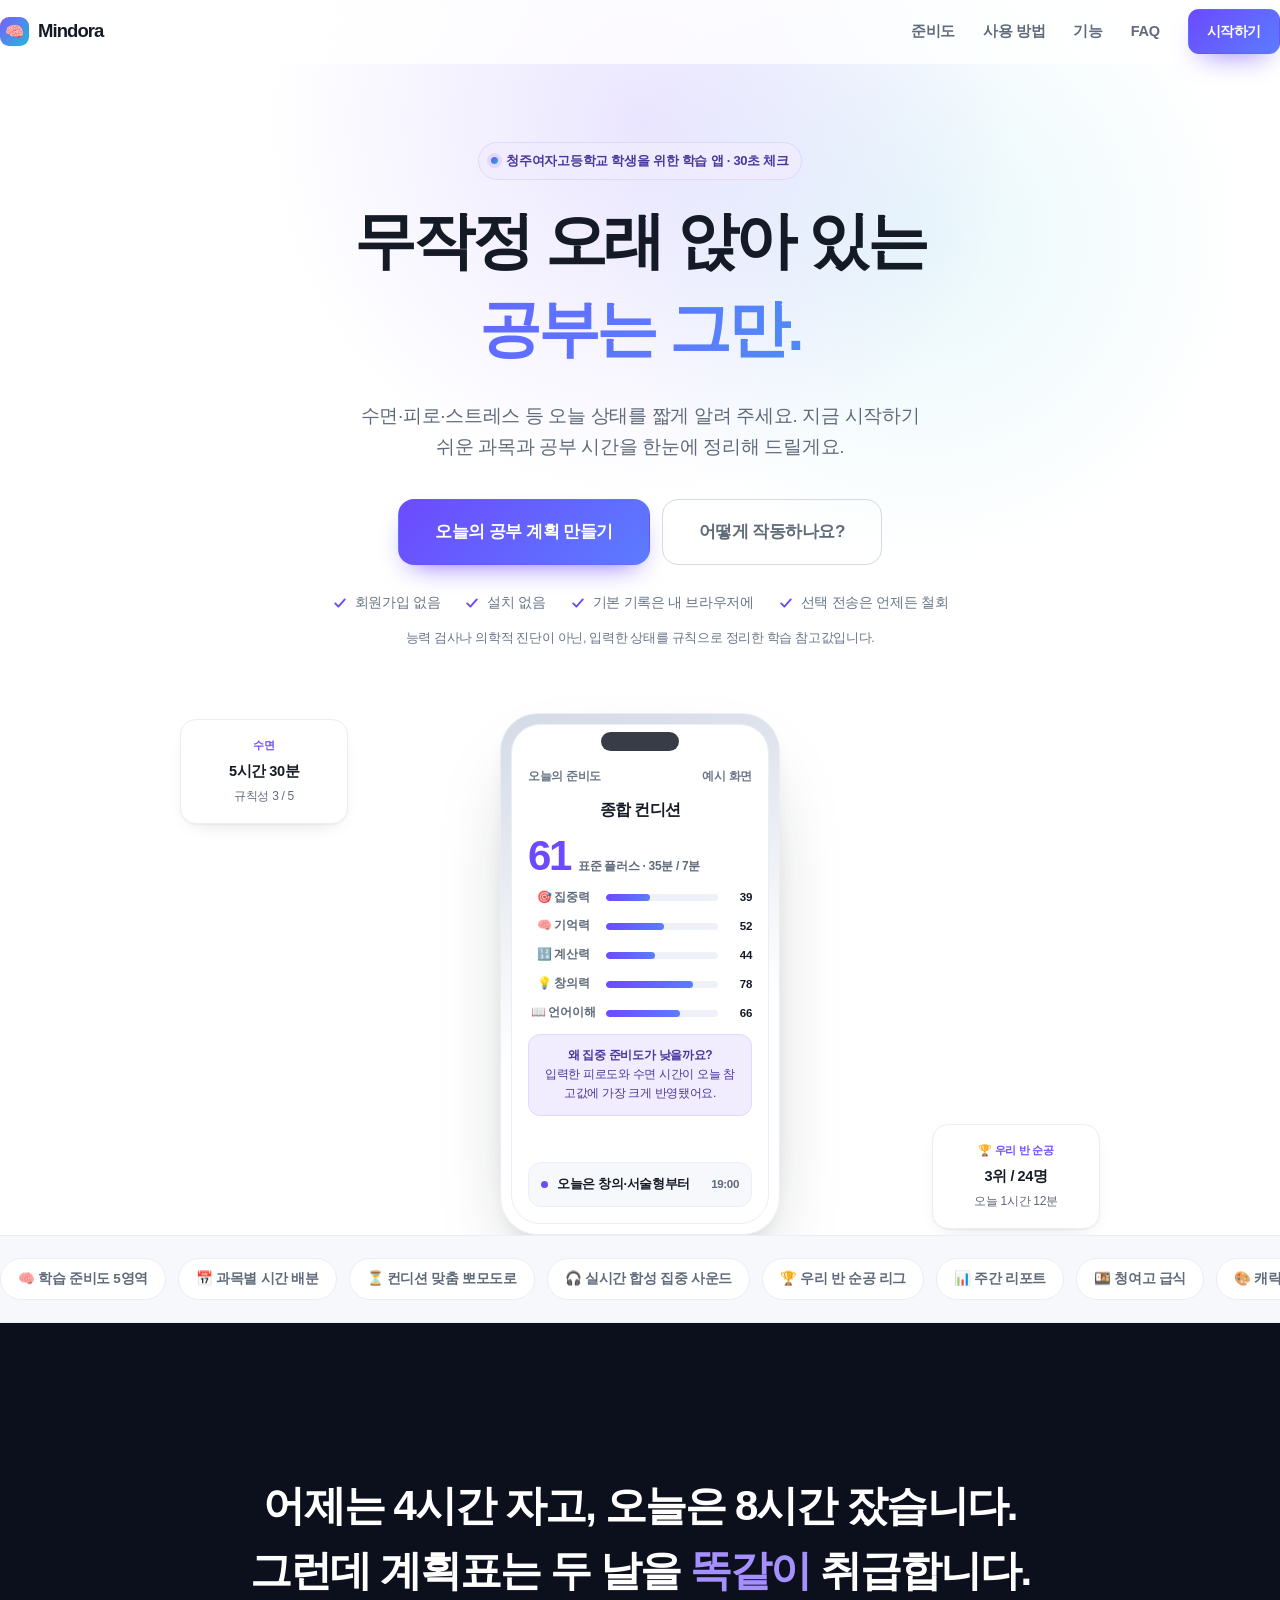
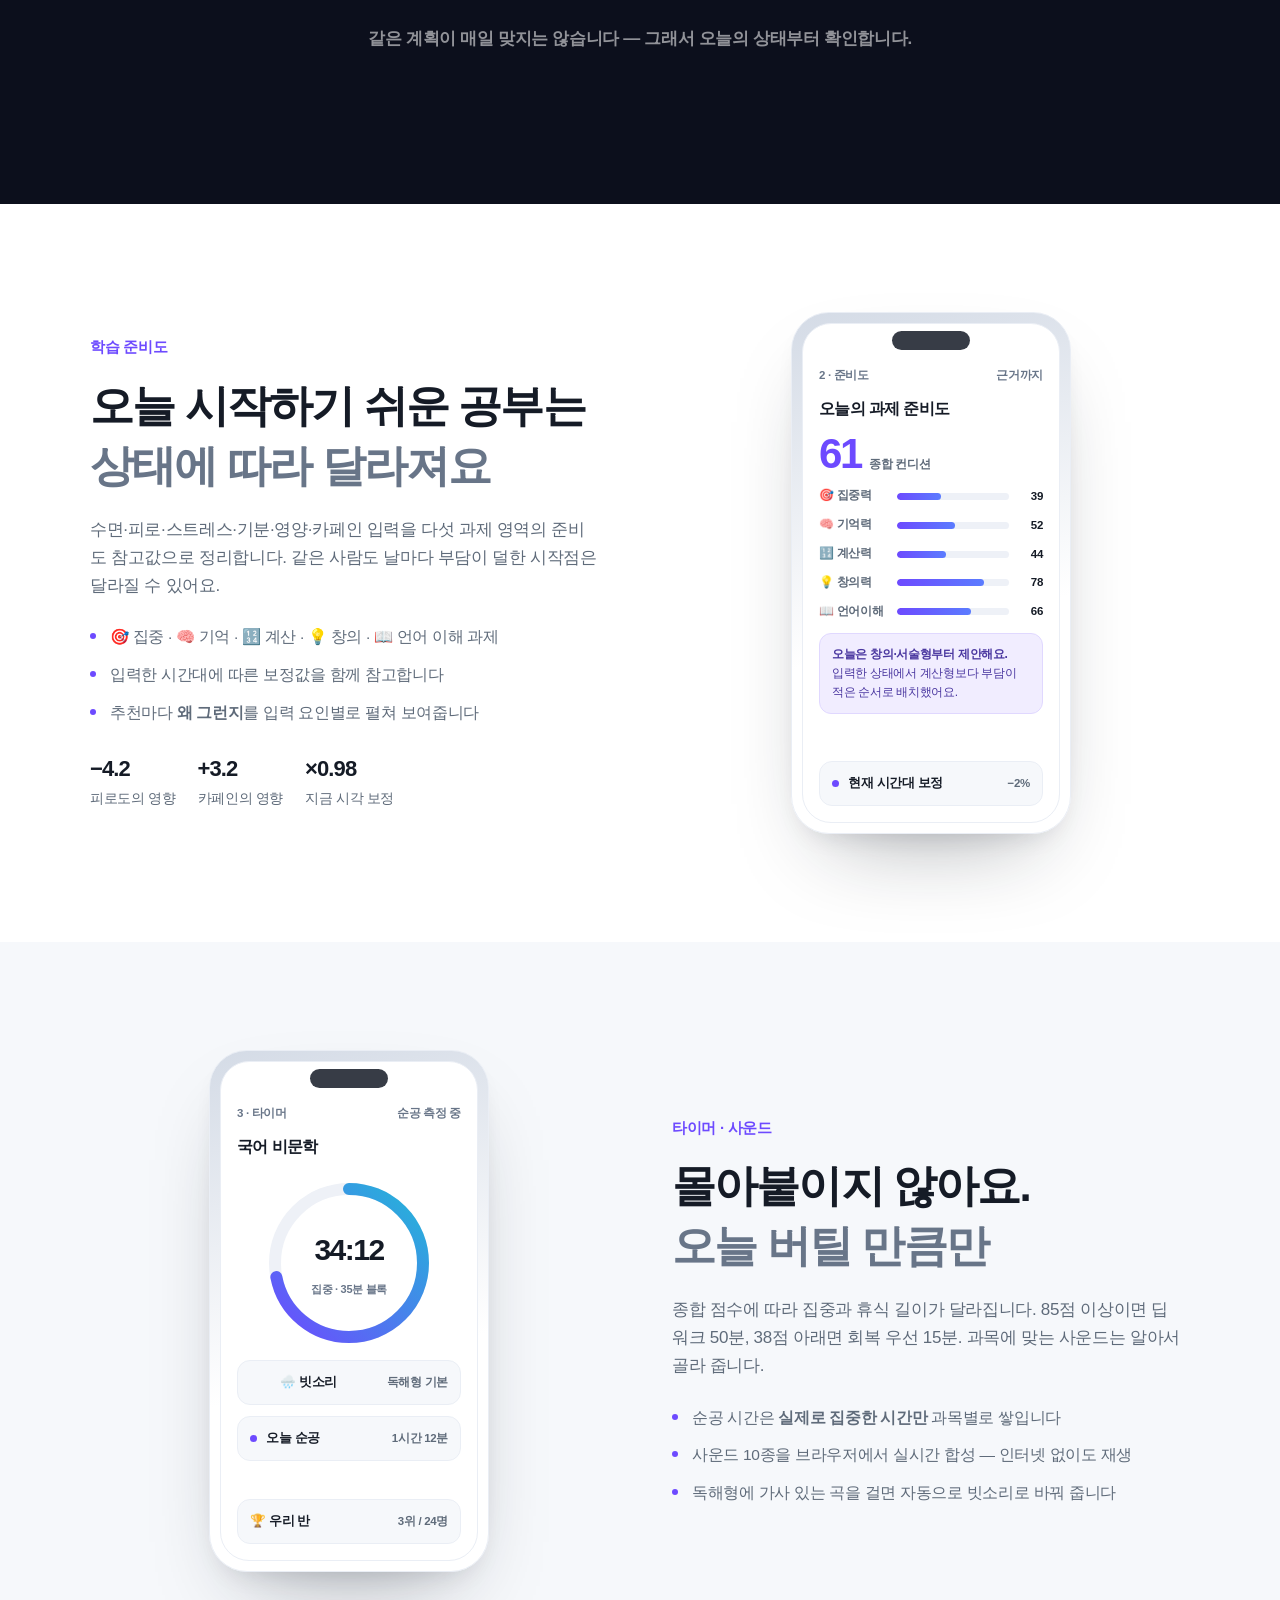
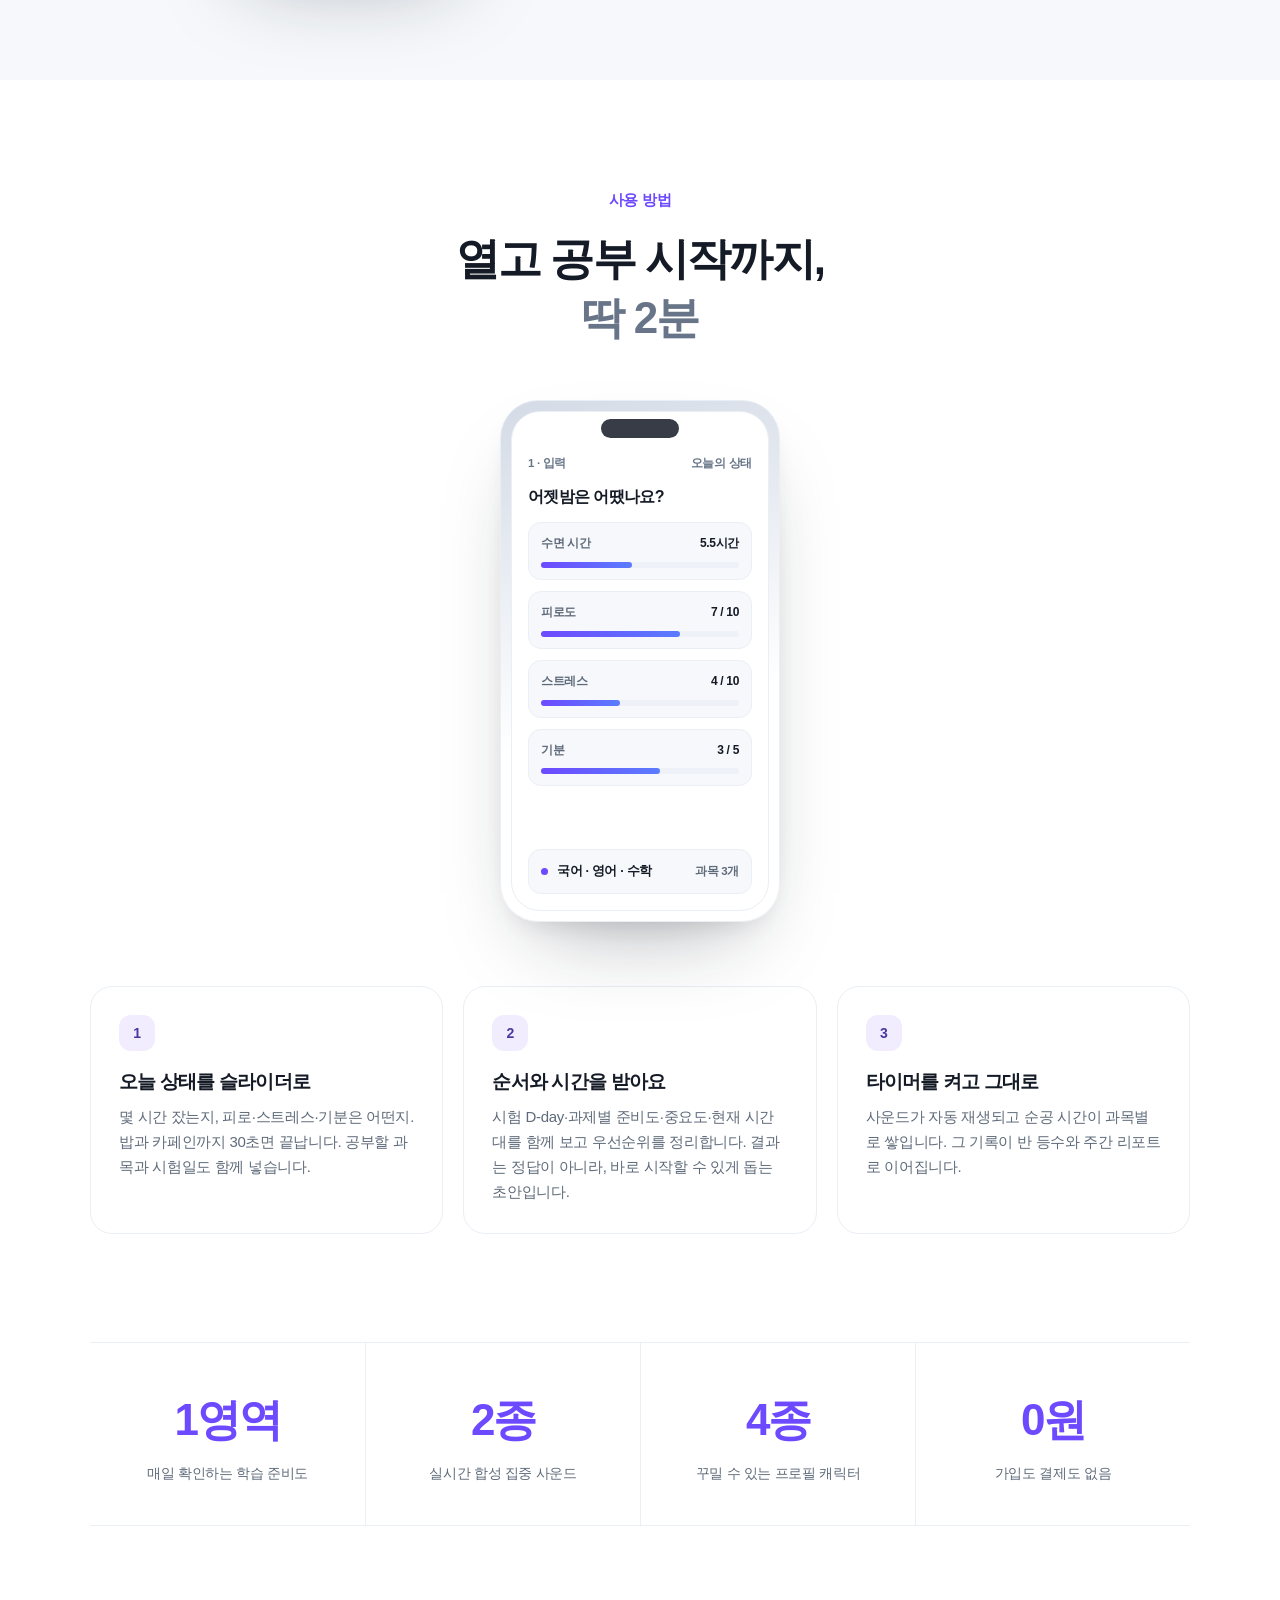
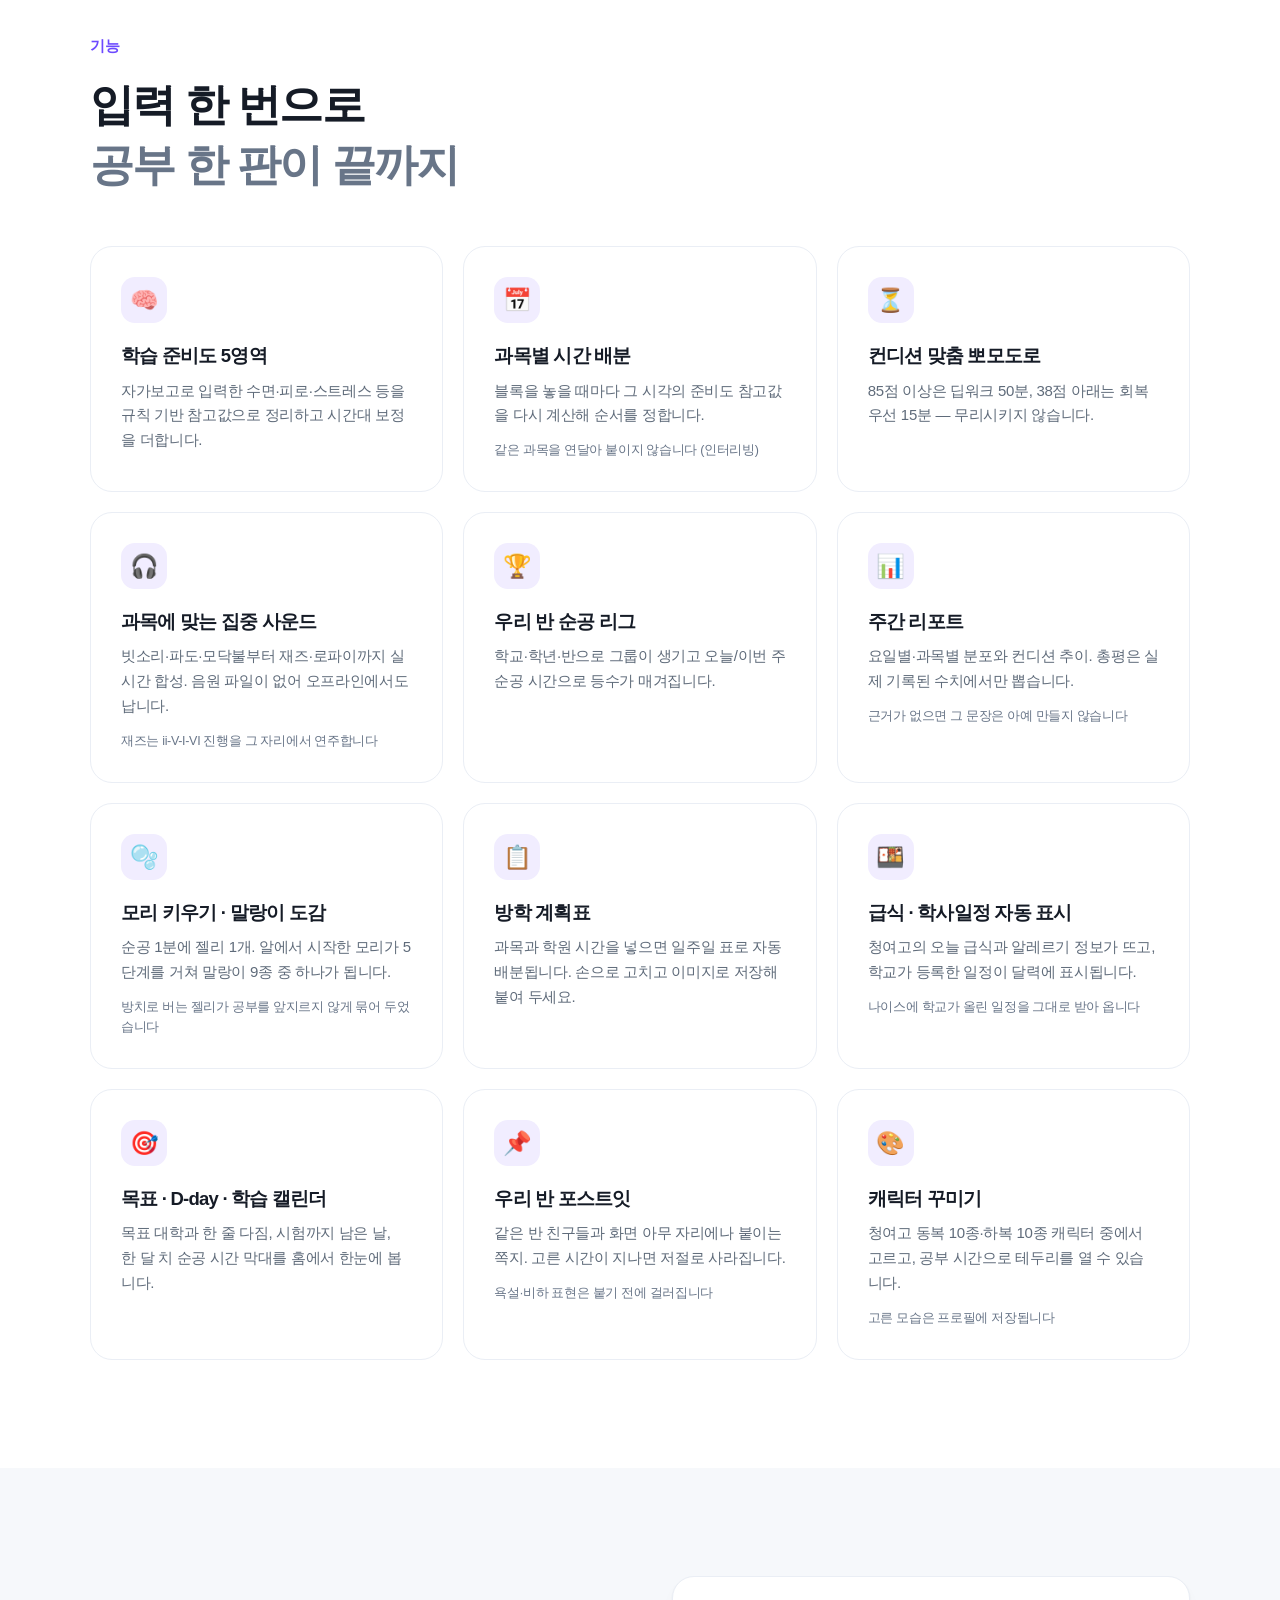
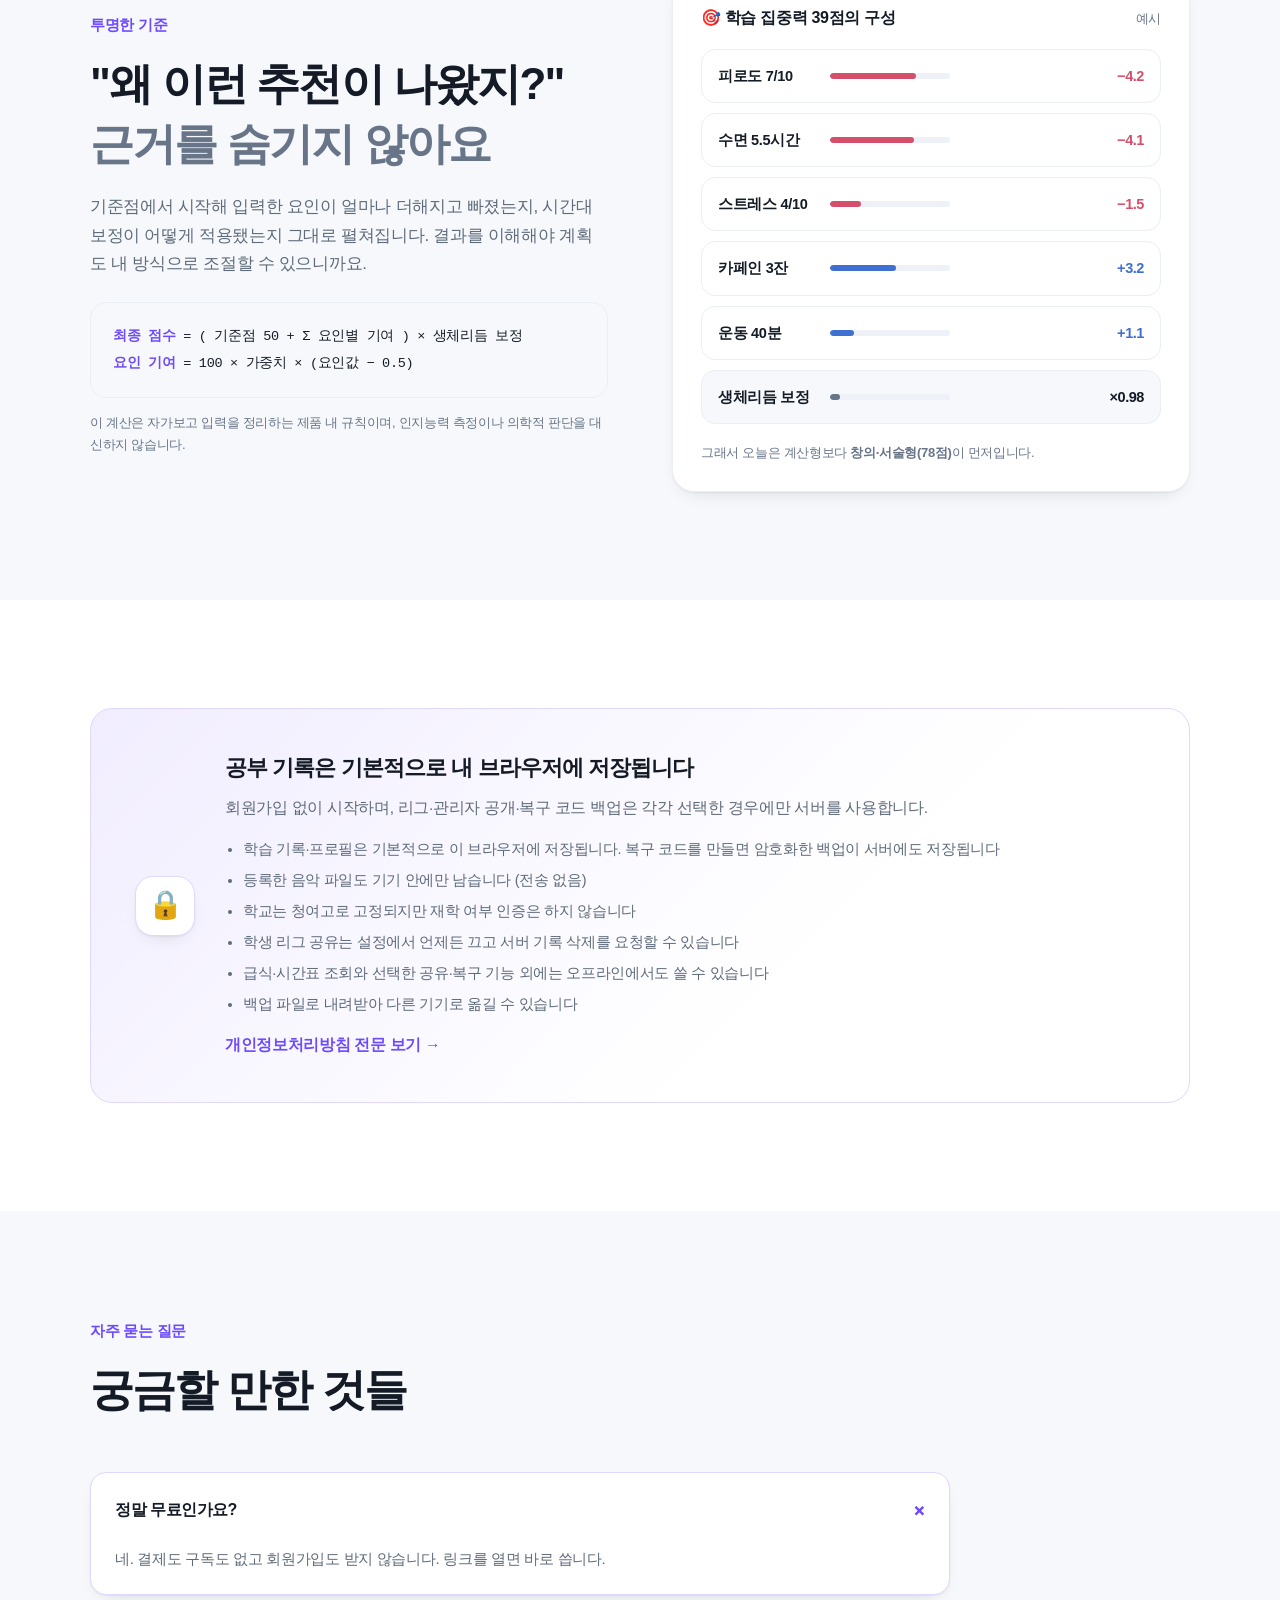
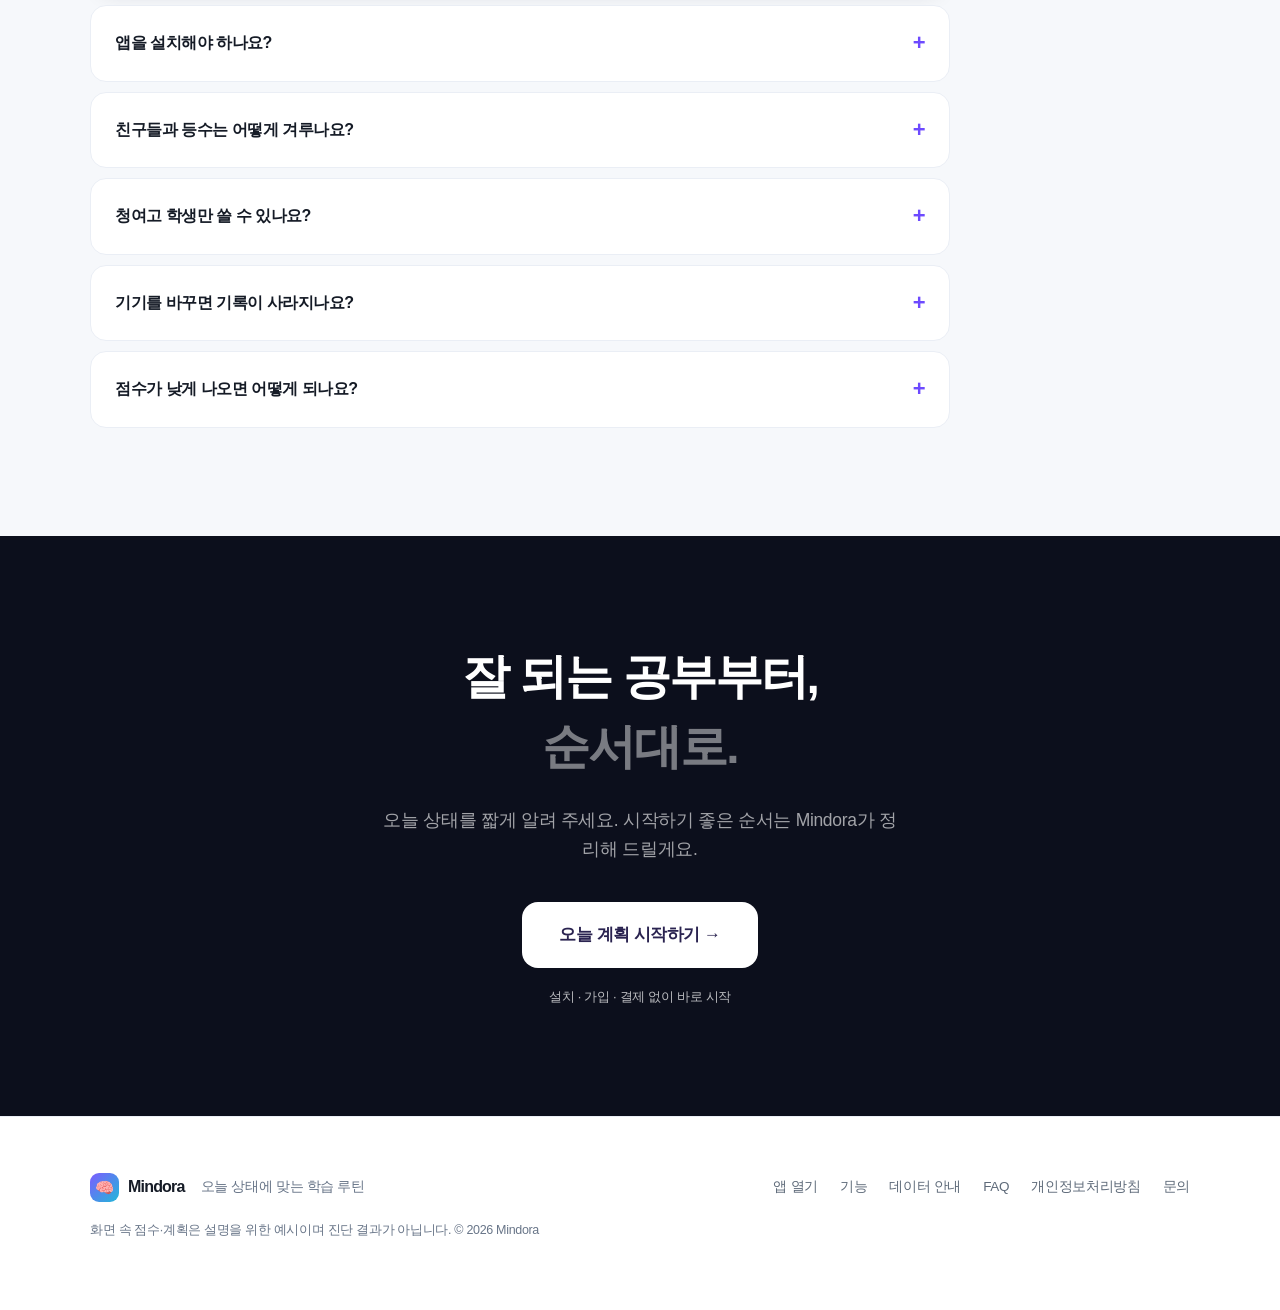
<file: index.html>
<!DOCTYPE html>
<html lang="ko">
<head>
<meta charset="utf-8">
<meta name="viewport" content="width=device-width, initial-scale=1, viewport-fit=cover">
<title>Mindora 청여고 — 오늘의 학습 준비도 코치</title>

<!-- 처음 온 사람에게는 랜딩을 먼저 보여 주고, 이미 쓰는 사람은 곧바로 앱을 연다.
     설치형(PWA) 실행도 곧바로 앱이다.

     "이미 쓰는 사람"의 판정은 프로필 저장 여부다. sessionStorage 만 보던 때에는
     탭을 닫으면 표시가 사라져서, 어제 공부한 사람이 오늘 북마크로 들어와도
     매번 랜딩을 거쳐 "시작하기"를 다시 눌러야 했다. 매일 여는 앱에서는
     그게 매일 한 번의 마찰이 된다.

     반대로 프로필이 없으면 아직 아무것도 시작하지 않은 사람이므로 랜딩이 맞다.
     해시(#timer 등)를 들고 들어온 경우도 앱을 목적지로 보고 튕기지 않는다 —
     공유받은 딥링크가 소개 페이지로 떨어지면 링크가 깨진 것처럼 보인다. -->
<script>
(function () {
  var params = new URLSearchParams(location.search);
  var entering = params.get('start') === '1';
  var standalone = window.matchMedia && window.matchMedia('(display-mode: standalone)').matches;
  var entered = false, known = false;

  try { entered = sessionStorage.getItem('mindora.landingEntered.v1') === '1'; } catch (e) { /* 무시 */ }
  try { known = !!localStorage.getItem('neurostudy.profile.v1'); } catch (e) { /* 무시 */ }

  if (entering) {
    try {
      sessionStorage.setItem('mindora.landingEntered.v1', '1');
      localStorage.setItem('neurostudy.introSeen.v1', '1');
    } catch (e) { /* 저장소를 막은 브라우저에서도 앱은 계속 연다 */ }

    params.delete('start');
    var clean = location.pathname + (params.toString() ? '?' + params.toString() : '') + location.hash;
    history.replaceState(null, '', clean);
    return;
  }

  if (!standalone && !entered && !known && !location.hash) location.replace('landing/');
})();
</script>

<meta name="naver-site-verification" content="fa3d8aeb91cd3600bfaf8c486a86f00aba5d0cd7" />

<!-- 방학 계획표 글씨체 (구글 폰트, 무료·상업적 사용 가능) -->
<link rel="preconnect" href="https://fonts.googleapis.com">
<link rel="preconnect" href="https://fonts.gstatic.com" crossorigin>
<link href="https://fonts.googleapis.com/css2?family=Noto+Sans+KR:wght@400;500;700&family=Do+Hyeon&family=Jua&family=Gaegu:wght@400;700&display=swap" rel="stylesheet">

<!-- 링크를 카톡·문자로 보냈을 때 뜨는 미리보기 카드 -->
<meta name="description" content="청주여자고등학교 학생을 위한 학습 준비도·시간표·급식·학습 루틴 앱입니다.">
<meta property="og:type" content="website">
<meta property="og:site_name" content="Mindora">
<meta property="og:title" content="Mindora 청여고 — 오늘의 학습 준비도 코치">
<meta property="og:description" content="청주여자고등학교 학생을 위한 시간표·급식·학습 루틴 앱입니다.">
<meta property="og:locale" content="ko_KR">
<!-- 대표 주소는 www. apex 는 여기로 308 리다이렉트된다.
     apex 로 옮기면 안 된다: 저장 기록(localStorage)은 출처별로 분리되므로
     대표를 바꾸는 순간 www 에 쌓인 기존 사용자 기록이 통째로 안 보이게 된다. -->
<meta property="og:url" content="https://www.mindora.co.kr/">
<!-- 카톡·디스코드·X 는 링크 카드를 1.91:1 로 그린다. 정사각 아이콘을 주면 잘리거나
     구석에 작게 박히므로 1200x630 전용 이미지를 쓴다 (tools/make-og.ps1 로 생성). -->
<meta property="og:image" content="https://www.mindora.co.kr/og-cover.png">
<meta property="og:image:width" content="1200">
<meta property="og:image:height" content="630">
<meta property="og:image:alt" content="Mindora — 무작정 오래 앉아 있는 공부는 그만. 오늘의 준비도 61점 예시 화면">
<meta name="twitter:card" content="summary_large_image">
<link rel="canonical" href="https://www.mindora.co.kr/">

<!-- 구조화 데이터. sitemap 에서 우선순위가 가장 높은 주소가 여기라
     앱 카드(무료·카테고리)는 랜딩이 아니라 이쪽에 붙인다.
     랜딩(/landing/)에는 같은 항목에 더해 FAQPage 가 들어 있다. -->
<script type="application/ld+json">
{
  "@context": "https://schema.org",
  "@type": "SoftwareApplication",
  "name": "Mindora",
  "alternateName": "민도라",
  "url": "https://www.mindora.co.kr/",
  "applicationCategory": "EducationalApplication",
  "operatingSystem": "Web (PWA)",
  "inLanguage": "ko",
  "description": "청주여자고등학교 학생을 위한 학습 준비도·시간표·급식·학습 루틴 앱입니다. 설치도 회원가입도 없습니다.",
  "image": "https://www.mindora.co.kr/og-cover.png",
  "offers": { "@type": "Offer", "price": "0", "priceCurrency": "KRW" },
  "isAccessibleForFree": true,
  "privacyPolicy": "https://www.mindora.co.kr/privacy/"
}
</script>

<!-- 홈 화면에 추가했을 때 앱처럼 보이게 -->
<link rel="manifest" href="manifest.webmanifest">
<meta name="theme-color" content="#6d4aff" media="(prefers-color-scheme: light)">
<meta name="theme-color" content="#151827" media="(prefers-color-scheme: dark)">
<meta name="apple-mobile-web-app-capable" content="yes">
<meta name="mobile-web-app-capable" content="yes">
<meta name="apple-mobile-web-app-title" content="Mindora">
<meta name="apple-mobile-web-app-status-bar-style" content="black-translucent">

<link rel="stylesheet" href="css/styles.css">
<link rel="icon" type="image/png" href="icon-192.png">
<!-- iOS 는 apple-touch-icon 에 SVG 를 쓰지 못한다. PNG 여야 홈 화면에 아이콘이 붙는다. -->
<link rel="apple-touch-icon" sizes="180x180" href="apple-touch-icon.png">
</head>
<body>

<!-- 앱에 들어가기 전 인트로. JS 가 막히면 갇히지 않도록 CSS 로 숨기고 JS 가 켠다. -->
<div class="intro" id="intro" role="dialog" aria-modal="true" aria-labelledby="introTitle" hidden>
  <div class="intro-card">
    <img class="intro-logo" src="icon-512.png" alt="" aria-hidden="true">
    <h2 class="intro-title" id="introTitle">Mindora</h2>
    <p class="intro-lead">청여고에서 오늘 잘 되는 공부부터 시작하세요.</p>
    <p class="intro-body">수면·피로·스트레스와 시험 일정을 바탕으로
      오늘 시작할 과목과 공부 시간을 제안합니다.</p>
    <p class="intro-tag">로그인 없이 시작 · 기록은 기본적으로 이 기기에 저장</p>
    <button type="button" class="btn primary intro-go" id="introGo">오늘 컨디션 확인하기</button>
  </div>
</div>

<div class="aurora" aria-hidden="true"><span></span><span></span><span></span></div>

<!-- 상단 바는 한 줄로만 둔다.
     · 왼쪽  로고 = 홈 버튼
     · 가운데 순서대로 밟는 4단계 (입력 → 분석 → 플랜 → 타이머)
     · 오른쪽 나머지 기능은 [더보기] 안으로 접었다 — 예전엔 탭 10개가 한 줄에 늘어서
       무엇이 순서고 무엇이 기능인지 구분되지 않았다. 시계는 홈 화면으로 옮겼다. -->
<header class="topbar">
  <div class="topbar-inner">
    <button type="button" class="brand" id="brandHome" aria-label="홈으로">
      <img class="brand-mark" src="icon-192.png" alt="" aria-hidden="true">
      <div class="brand-text">
        <!-- 화면마다 h2 로 제목이 붙으므로, 문서 전체를 대표하는 h1 은 여기 하나만 둔다 -->
        <h1>Mindora</h1>
        <span>청여고 전용 학습 루틴</span>
      </div>
    </button>
    <nav class="steps" id="stepNav" aria-label="학습 단계"></nav>
    <div class="more-wrap">
      <button type="button" class="more-btn is-hidden" id="moreBtn" aria-label="더보기" aria-expanded="false" aria-haspopup="true" aria-controls="moreMenu">
        <span class="mb-dots" aria-hidden="true">☰</span><span class="mb-txt">더보기</span>
      </button>
      <div class="more-menu is-hidden" id="moreMenu" role="menu" aria-label="기능 바로가기"></div>
    </div>
    <button type="button" class="profile-chip is-hidden" id="profileChip" aria-label="프로필 열기">
      <span class="pc-av" id="pcAvatar">?</span>
      <span class="pc-txt"><b id="pcName">—</b><span id="pcGroup">—</span></span>
    </button>
  </div>
</header>

<main class="wrap">

  <!-- ══════════════════════════════ 홈 ══════════════════════════════
       앱을 열면 제일 먼저 보이는 화면. 오늘 상태를 한눈에 요약하고,
       나머지 화면으로는 여기서 갈라져 나간다. -->
  <section id="secHome" class="section is-hidden">
    <div class="home-hero">
      <div class="hh-text">
        <p class="hh-hello">안녕하세요, <b id="hmNick">—</b>님 👋</p>
        <h2 class="hh-line" id="hmLine">오늘도 집중하기 좋은 날이에요.</h2>
        <p class="hh-when"><span id="hmDate">—</span><span class="clock" id="clock">--:--</span></p>
      </div>
      <button type="button" class="hh-ring" id="hmRing" data-goto="secResult">
        <span class="hr-dial" id="hmDial"><span class="hr-in"><b id="hmScore">—</b><i id="hmState">분석 전</i></span></span>
        <span class="hr-cap">오늘의 학습 준비도</span>
      </button>
    </div>

    <div class="home-stats">
      <button type="button" class="hs" data-goto="secTimer">
        <span class="hs-k">오늘 순공</span><b id="hmToday">0분</b><span class="hs-s" id="hmTodaySub">타이머로 재기</span>
      </button>
      <button type="button" class="hs" data-goto="secReport">
        <span class="hs-k">이번 주</span><b id="hmWeek">0분</b><span class="hs-s" id="hmWeekSub">주간 목표 —</span>
      </button>
      <button type="button" class="hs" data-goto="secReport">
        <span class="hs-k">연속 학습</span><b id="hmStreak">0일</b><span class="hs-s">하루도 빠지지 않기</span>
      </button>
      <button type="button" class="hs" data-goto="secGroup">
        <span class="hs-k">우리 반 등수</span><b id="hmRank">—</b><span class="hs-s" id="hmRankSub">같은 반 순공 시간</span>
      </button>
    </div>

    <div id="hmCta"></div>

    <div class="card wide slime-card">
      <div class="card-head">
        <span class="ci">🫧</span><h3>모리 키우기</h3>
        <span class="right"><span class="sl-jelly" id="slJelly">✨ 0</span></span>
      </div>
      <div class="card-body" id="slimeRoot"></div>
    </div>

    <!-- ── 목표 · D-day ──────────────────────────────────────────────
         목표 대학과 남은 날은 "왜 오늘 공부하는가" 를 붙잡아 주는 자리다.
         시험 일정은 [입력] 화면에 이미 적어 둔 값을 그대로 끌어다 쓴다 —
         같은 날짜를 두 번 입력하게 하지 않는다. -->
    <div class="card wide goal-card">
      <div class="card-head">
        <span class="ci">🎯</span><h3>내 목표</h3>
        <span class="right"><button type="button" class="btn ghost sm" id="goalEdit">수정</button></span>
      </div>
      <div class="card-body">
        <div class="goal-hero" id="goalHero"></div>
        <div class="dday-list" id="ddayList"></div>

        <div class="goal-form is-hidden" id="goalForm">
          <div class="two-col">
            <div class="field">
              <label for="goalUniv">목표 대학 · 학교</label>
              <input type="text" id="goalUniv" class="input" maxlength="40" placeholder="예) 서울대학교">
            </div>
            <div class="field">
              <label for="goalMajor">학과 · 전형</label>
              <input type="text" id="goalMajor" class="input" maxlength="40" placeholder="예) 생명과학부">
            </div>
          </div>
          <div class="field">
            <label for="goalMotto">한 줄 다짐</label>
            <input type="text" id="goalMotto" class="input" maxlength="60" placeholder="예) 생명과학 합격 목표!">
          </div>
          <div class="field">
            <label>D-day <em>직접 등록한 날짜만 여기서 관리합니다</em></label>
            <div id="ddayEditList" class="dday-edit"></div>
            <button type="button" class="btn ghost sm" id="ddayAdd">＋ D-day 추가</button>
          </div>
          <div class="goal-form-act">
            <button type="button" class="btn primary sm" id="goalSave">저장</button>
            <button type="button" class="btn ghost sm" id="goalCancel">취소</button>
          </div>
          <p class="tiny">등록한 목표와 D-day 는 이 브라우저에만 저장되고 백업 파일에 함께 담깁니다. 서버로 전송되지 않습니다.</p>
        </div>
      </div>
    </div>

    <!-- ── 학습 캘린더 ───────────────────────────────────────────────
         새로 계산하는 값은 없다. 순공 기록·시험 일정·D-day 를 한 달 위에
         겹쳐 놓기만 한다. 빈 달력이 아니라 "내가 실제로 한 것" 이 보이게. -->
    <div class="card wide cal-card">
      <div class="card-head">
        <span class="ci">📅</span><h3>학습 캘린더</h3>
        <span class="right"><button type="button" class="btn ghost sm" id="calToday">오늘</button></span>
      </div>
      <div class="card-body">
        <div class="cal-nav">
          <button type="button" class="cal-arrow" id="calPrev" aria-label="이전 달">◀</button>
          <b id="calTitle">—</b>
          <button type="button" class="cal-arrow" id="calNext" aria-label="다음 달">▶</button>
        </div>
        <div class="cal-dow" aria-hidden="true">
          <span class="sun">일</span><span>월</span><span>화</span><span>수</span><span>목</span><span>금</span><span class="sat">토</span>
        </div>
        <div class="cal-grid" id="calGrid"></div>
        <p class="cal-legend">
          <span><i class="lg-study"></i>공부한 날</span>
          <span><i class="lg-exam"></i>시험 · 모의고사 · 영어듣기</span>
          <span><i class="lg-sch"></i>그 밖의 학사일정</span>
          <span><i class="lg-dday"></i>내가 등록한 D-day</span>
        </p>
        <p class="cal-note" id="calNote"></p>
        <div class="cal-day" id="calDay"></div>
      </div>
    </div>

    <div class="card wide">
      <div class="card-head"><span class="ci">🗓️</span><h3>학급 시간표</h3></div>
      <div class="card-body">
        <input type="hidden" id="ttGrade">
        <input type="hidden" id="ttClass">
        <p class="school-fixed-line" id="ttProfileClass">프로필의 학년·반 시간표를 불러옵니다.</p>
        <div class="field" id="ttField">
          <label>이번 주 시간표 <em>나이스 교육정보 개방포털</em></label>
          <div id="ttToday" class="meal-box"></div>
        </div>
        <p class="tiny">학년·반을 바꾸려면 설정에서 프로필만 한 번 수정하세요. 급식·학사일정·시간표에 함께 반영됩니다.</p>
      </div>
    </div>

    <h3 class="home-sub">전체 기능</h3>
    <div class="home-quick" id="homeQuick"></div>
  </section>

  <!-- ══════════════════════════════ 0. 프로필 ══════════════════════════════ -->
  <section id="secProfile" class="section">
    <div class="sec-head">
      <h2><span class="sec-num">00</span> 시작하기</h2>
      <p>청주여자고등학교 학생을 위한 전용 프로필입니다. 학년과 반만 설정하면 급식·시간표·학급 기능에 함께 적용됩니다.</p>
    </div>

    <div class="onboard">
      <div class="ob-hello">
        <h3>오늘 잘 되는 공부부터<br>가볍게 시작해 보세요.</h3>
        <p>수면·스트레스·피로와 시험 일정을 짧게 확인하고, 오늘의 과제 적합도와 시작 시간을 제안합니다.</p>
        <ul class="ob-list">
          <li><span class="oi">📊</span><span><b>학습 준비도</b>자기보고한 오늘 상태를 바탕으로 과제 유형별 상대적 적합도를 안내합니다.</span></li>
          <li><span class="oi">⏱️</span><span><b>순공 시간 측정</b>타이머를 돌린 만큼 실제 공부한 시간이 과목별로 쌓입니다.</span></li>
          <li><span class="oi">✅</span><span><b>공부 후 피드백</b>실제 체감을 5초만 남기면 다음 추천에 조금씩 반영됩니다.</span></li>
          <li><span class="oi">📈</span><span><b>주간 리포트</b>공부 시간, 과목 분포, 학습 준비도 참고값을 함께 정리합니다.</span></li>
        </ul>
      </div>

      <div class="card">
        <div class="card-head"><span class="ci">🎓</span><h3>내 프로필</h3></div>
        <div class="card-body">
          <div class="field">
            <label for="pfNick"><span id="pfNickLabel">닉네임</span> <em id="pfNickHint">같은 반 친구들 순위표에 그대로 보입니다</em></label>
            <input type="text" id="pfNick" class="input" maxlength="12" placeholder="예) 밤샘요정">
            <p class="tiny" style="margin:6px 0 0">💡 <b>실명은 권하지 않습니다.</b>
              학급 대항전을 켜면 이 이름이 같은 반 친구들에게 그대로 보입니다.
              별명이나 별칭을 쓰세요 — 나중에 <b>설정</b>에서 언제든 바꿀 수 있습니다.</p>
          </div>
          <input type="hidden" id="pfSchool" value="청주여자고등학교">
          <input type="hidden" id="pfLevel" value="고등학교">
          <div id="schoolAc" class="is-hidden"></div>
          <div class="school-fixed-card" aria-label="이 앱의 학교">
            <span class="school-fixed-mark">⚜</span>
            <span><b>청주여자고등학교</b><small>공립 여자고등학교 · 청주시 청원구 · 백합인을 위한 전용 앱</small></span>
          </div>
          <div class="two-col">
            <div class="field">
              <label for="pfGrade"><span id="pfGradeLabel">학년</span></label>
              <select id="pfGrade" class="input"></select>
            </div>
            <div class="field">
              <label for="pfClass"><span id="pfClassLabel">반</span></label>
              <input type="number" id="pfClass" class="input" min="1" max="20" inputmode="numeric" placeholder="예) 2">
            </div>
          </div>
          <div class="field">
            <label for="pfGoal">주간 목표 학습 시간</label>
            <div class="range-row">
              <input type="range" id="pfGoal" min="1" max="70" step="1" value="25" data-out="pfGoalOut">
              <output id="pfGoalOut" class="out">25시간</output>
            </div>
          </div>
          <p class="tiny" id="pfModeNote">학년과 반은 청여고 학급 시간표·우리 반 순위·포스트잇에 공통으로 사용됩니다.</p>

          <label class="toggle eligibility-toggle"><input type="checkbox" id="pfEligibility"><span id="pfEligibilityText"><b>학생 이용자는 만 14세 이상입니다.</b> 서비스 이용 조건을 확인했습니다.</span></label>

          <div id="pfLeagueWrap">
          <label class="toggle" style="margin-top:14px"><input type="checkbox" id="pfLeague"><span><b>🏆 리그 서버에 기록을 보냅니다</b> — 학급 대항전은 설정에서 별도로 켭니다</span></label>
          <p class="tiny" id="pfLeagueNote">학교명·주차·주간 순공 시간·무작위 기기 번호·랭킹 숨김 여부가 서버로 전송됩니다. 시험·수면·컨디션 같은 개인 기록은 전송되지 않습니다.
            학년·반과 <b>닉네임</b>은 <b>설정 → 학급 대항전</b>을 따로 켠 경우에만 함께 전송되며,
            같은 반 친구들 순위표에 그대로 보입니다 — <b>그래서 실명은 권하지 않습니다.</b>
            나중에 <b>설정 → 청여고 반 대항전 연결</b>에서 언제든 켜고 끌 수 있습니다.</p>
          </div>

          <div class="actions">
            <button type="button" class="btn primary lg" id="saveProfile">저장하고 시작하기</button>
            <button type="button" class="btn ghost" id="cancelProfile">취소</button>
          </div>
        </div>
      </div>
    </div>
  </section>

  <!-- ══════════════════════════════ 오늘 홈 ══════════════════════════════ -->
  <section id="secToday" class="section is-hidden">
    <div class="sec-head">
      <h2><span class="sec-num">오늘</span> 바로 시작할 공부</h2>
      <p>매번 모든 메뉴를 둘러보지 않아도 오늘 할 일과 기록을 한눈에 확인합니다.</p>
    </div>
    <div class="today-home" id="todayHome"></div>
  </section>

  <!-- ══════════════════════════════ 1. 입력 ══════════════════════════════ -->
  <section id="secInput" class="section is-hidden">
    <div class="sec-head">
      <h2><span class="sec-num">01</span> 오늘의 데이터 입력</h2>
      <p>수면·피로·스트레스·기분과 오늘 공부할 과목만 확인하세요. 나머지는 바뀐 날에만 고치면 됩니다.</p>
    </div>

    <div id="quickNote"></div>

    <div class="grid-2">
      <div class="card">
        <div class="card-head"><span class="ci">🛏️</span><h3>수면</h3></div>
        <div class="card-body">
          <div class="field">
            <label for="sleepHours">어젯밤 수면 시간</label>
            <div class="range-row">
              <input type="range" id="sleepHours" min="0" max="12" step="0.5" value="6.5" data-out="sleepHoursOut">
              <output id="sleepHoursOut" class="out">6.5시간</output>
            </div>
            <div class="scale-hint"><span>0h</span><span class="opt">권장 7~9h</span><span>12h</span></div>
          </div>
          <div class="field">
            <label>수면의 질 <em>깊게 잤는지, 자주 깼는지</em></label>
            <div class="seg" data-target="sleepQuality" role="group" aria-label="수면의 질">
              <button type="button" data-v="1">매우 나쁨</button>
              <button type="button" data-v="2">나쁨</button>
              <button type="button" data-v="3">보통</button>
              <button type="button" data-v="4">좋음</button>
              <button type="button" data-v="5">매우 좋음</button>
            </div>
            <input type="hidden" id="sleepQuality" value="3">
          </div>
        </div>
      </div>

      <div class="card">
        <div class="card-head"><span class="ci">💗</span><h3>심리 · 신체 상태</h3></div>
        <div class="card-body">
          <div class="field">
            <label for="stress">스트레스 지수</label>
            <div class="range-row">
              <input type="range" id="stress" min="0" max="10" step="1" value="4" data-out="stressOut">
              <output id="stressOut" class="out">4 / 10</output>
            </div>
            <div class="scale-hint"><span>편안함</span><span class="opt">집중 최적 3~4</span><span>매우 심함</span></div>
          </div>
          <div class="field">
            <label for="fatigue">피로도</label>
            <div class="range-row">
              <input type="range" id="fatigue" min="0" max="10" step="1" value="4" data-out="fatigueOut">
              <output id="fatigueOut" class="out">4 / 10</output>
            </div>
            <div class="scale-hint"><span>쌩쌩함</span><span></span><span>탈진</span></div>
          </div>
          <div class="field">
            <label>기분 / 정서 상태</label>
            <div class="seg" data-target="mood" role="group" aria-label="기분과 정서 상태">
              <button type="button" data-v="1" aria-label="매우 나쁨">😞</button>
              <button type="button" data-v="2" aria-label="나쁨">🙁</button>
              <button type="button" data-v="3" aria-label="보통">😐</button>
              <button type="button" data-v="4" aria-label="좋음">🙂</button>
              <button type="button" data-v="5" aria-label="매우 좋음">😄</button>
            </div>
            <input type="hidden" id="mood" value="3">
          </div>
        </div>
      </div>

      <div class="card" id="dailyMealCard">
        <div class="card-head"><span class="ci">🍚</span><h3>식사 · 영양</h3></div>
        <div class="card-body">
          <div class="field">
            <label>오늘 먹은 끼니</label>
            <div class="meals">
              <label class="meal"><input type="checkbox" id="mealBreakfast"><span><b>🌅</b>아침</span></label>
              <label class="meal"><input type="checkbox" id="mealLunch" checked><span><b>🌞</b>점심</span></label>
              <label class="meal"><input type="checkbox" id="mealDinner"><span><b>🌙</b>저녁</span></label>
            </div>
            <!-- 어떤 시각을 기준으로 채점했는지 그대로 보여 준다.
                 "왜 감점됐는지" 를 화면에서 바로 확인할 수 있어야 점수를 믿을 수 있다. -->
            <div class="meal-sched" id="mealSched"></div>
          </div>

          <div class="field" id="mealField">
            <label>오늘 학교 급식 <em>나이스 교육정보 개방포털</em></label>
            <div id="mealToday" class="meal-box"></div>
          </div>
          <div class="field">
            <label for="hoursSinceMeal">마지막 식사 후 경과 시간</label>
            <div class="range-row">
              <input type="range" id="hoursSinceMeal" min="0" max="12" step="0.5" value="2" data-out="hoursSinceMealOut">
              <output id="hoursSinceMealOut" class="out">2시간</output>
            </div>
          </div>
        </div>
      </div>

    </div>

    <div class="collapse">
      <button type="button" class="collapse-head" id="detailToggle" aria-expanded="false" aria-controls="detailBody">
        <span class="ch-icon">＋</span>
        <span class="ch-text"><b>선택 입력 · 평소 설정</b><span>식사 · 시간표 · 수분 · 카페인 · 운동 · 수면 리듬</span></span>
        <span class="ch-hint">평소와 같다면 안 열어도 됩니다</span>
      </button>
      <div class="collapse-body is-hidden" id="detailBody">
        <div class="grid-2">

      <div class="card">
        <div class="card-head"><span class="ci">🏃</span><h3>생활 습관</h3></div>
        <div class="card-body">
          <div class="field">
            <label for="water">수분 섭취 (컵, 200~250ml 기준)</label>
            <div class="range-row">
              <input type="range" id="water" min="0" max="14" step="1" value="4" data-out="waterOut">
              <output id="waterOut" class="out">4컵</output>
            </div>
            <div class="scale-hint"><span>0컵</span><span class="opt">권장 6~8컵</span><span>14컵</span></div>
          </div>
          <div class="field">
            <label for="caffeine">오늘 마신 카페인 (잔)</label>
            <div class="range-row">
              <input type="range" id="caffeine" min="0" max="8" step="1" value="1" data-out="caffeineOut">
              <output id="caffeineOut" class="out">1잔</output>
            </div>
            <div class="scale-hint"><span>0잔</span><span class="opt">최적 1~2잔</span><span>8잔</span></div>
          </div>
          <div class="field">
            <label for="exercise">오늘 운동 시간 (분)</label>
            <div class="range-row">
              <input type="range" id="exercise" min="0" max="180" step="5" value="0" data-out="exerciseOut">
              <output id="exerciseOut" class="out">0분</output>
            </div>
            <div class="scale-hint"><span>0분</span><span class="opt">최적 20~60분</span><span>180분</span></div>
          </div>
        </div>
      </div>

      <div class="card">
        <div class="card-head"><span class="ci">⏰</span><h3>수면 리듬 · 학습 시간</h3></div>
        <div class="card-body">
          <div class="field">
            <label>수면 규칙성 <em>평소와 취침·기상 시각이 비슷한가</em></label>
            <div class="seg" data-target="sleepRegularity" role="group" aria-label="수면 규칙성">
              <button type="button" data-v="1">매우 불규칙</button>
              <button type="button" data-v="2">불규칙</button>
              <button type="button" data-v="3">보통</button>
              <button type="button" data-v="4">규칙적</button>
              <button type="button" data-v="5">매우 규칙적</button>
            </div>
            <input type="hidden" id="sleepRegularity" value="3">
          </div>
          <div class="two-col">
            <div class="field">
              <label for="startTime">학습 시작 시각</label>
              <input type="time" id="startTime" class="input">
            </div>
            <div class="field">
              <label for="bedTime">목표 취침 시각 <em>이 시각을 넘는 블록은 만들지 않습니다</em></label>
              <input type="time" id="bedTime" class="input" value="23:30">
            </div>
          </div>
          <div class="field">
            <label for="availableHours">오늘 가용 학습 시간</label>
            <div class="range-row">
              <input type="range" id="availableHours" min="0.5" max="14" step="0.5" value="4" data-out="availableHoursOut">
              <output id="availableHoursOut" class="out">4시간</output>
            </div>
            <p class="tiny" id="curfewHint"></p>
          </div>
          <label class="toggle"><input type="checkbox" id="fixedPomodoro"><span><b>⏱️ 집중 50분 / 휴식 10분으로 고정</b> — 컨디션과 상관없이 이 길이로 계획합니다</span></label>
          <p class="tiny">끄면 오늘 컨디션에 따라 15~50분 사이에서 자동으로 정합니다.
            켜 두어도 과목별 <b>시간 줄이기 · 늘리기</b>와 타이머의 블록 길이 조절은 그대로 쓸 수 있습니다.</p>
        </div>
      </div>

        </div>
      </div>
    </div>

    <div class="card wide">
      <div class="card-head">
        <span class="ci">📚</span><h3>과목 · 시험 일정</h3>
        <span class="right"><button type="button" class="btn ghost sm" id="addSubject">+ 과목 추가</button></span>
      </div>
      <div class="card-body">
        <div class="subject-head">
          <span>과목명</span><span>유형</span><span>시험일 <em>D-day 반영</em></span><span>중요도</span><span>준비도</span><span></span>
        </div>
        <div id="subjectList" class="subject-list"></div>
        <p class="tiny">↑↓ 버튼으로 <b>과목 순서를 바꿀 수 있습니다</b> — 자주 보는 과목을 위로 올려 두세요.
          (순서는 목록을 보기 좋게 하는 것이고, 실제 학습 배치 순서는 시험일·중요도·준비도로 정해집니다.)
          유형에 따라 어떤 과제 적합도 참고값을 우선 반영할지 결정됩니다.
          <b>📅 시험일을 넣으면 날짜가 가까운 과목에 시간이 더 배분됩니다</b> — 우선순위에서 가장 비중이 큰 항목입니다.
          비워 두어도 되고, 그때는 긴급도가 기본값으로 계산됩니다.</p>
      </div>
    </div>

    <div class="actions">
      <button type="button" class="btn primary lg" id="analyzeBtn">오늘의 학습 준비도 분석</button>
      <button type="button" class="btn" id="sampleBtn">예시 데이터</button>
      <button type="button" class="btn ghost" id="resetBtn">초기화</button>
    </div>
  </section>

  <!-- ══════════════════════════════ 2. 결과 ══════════════════════════════ -->
  <section id="secResult" class="section is-hidden">
    <div class="sec-head">
      <h2><span class="sec-num">02</span> 오늘의 학습 컨디션 분석</h2>
      <p id="analyzedAt">—</p>
    </div>

    <div class="ai-briefing" id="aiBriefing">
      <span class="ab-badge">자기보고 입력 기반 참고값</span>
      <p class="ab-line" id="aiBriefingLine">—</p>
    </div>

    <div class="hero">
      <div class="hero-gauge">
        <svg viewBox="0 0 220 220" class="gauge">
          <defs>
            <linearGradient id="gaugeGrad" x1="0" y1="0" x2="1" y2="1">
              <stop offset="0%" stop-color="#a36bff"></stop>
              <stop offset="55%" stop-color="#7c5cff"></stop>
              <stop offset="100%" stop-color="#5b7cff"></stop>
            </linearGradient>
          </defs>
          <circle cx="110" cy="110" r="92" class="g-track"></circle>
          <circle cx="110" cy="110" r="92" class="g-fill" id="gaugeFill"></circle>
        </svg>
        <div class="gauge-center">
          <div class="g-score" id="overallScore">0</div>
          <div class="g-unit">참고값 / 100</div>
          <div class="g-state" id="overallState">—</div>
        </div>
      </div>
      <div class="hero-text">
        <h3 id="heroTitle">—</h3>
        <p id="heroLine">—</p>
        <div class="alerts" id="alertList"></div>
      </div>
    </div>

    <div class="card wide">
      <div class="card-head"><span class="ci">📊</span><h3>5가지 학습 준비도</h3></div>
      <div class="card-body">
        <div id="capStrip" class="cap-strip"></div>
        <p class="tiny" id="capStripNote">—</p>
        <button type="button" class="res-more" id="resultMore" aria-expanded="false" aria-controls="resultDetail">
          <span class="rm-txt">자세한 분석 보기</span>
          <span class="rm-sub">준비도 프로필 · 입력 요인 · 산출 원리</span>
          <span class="rm-arw">▾</span>
        </button>
      </div>
    </div>

    <div id="resultDetail" class="is-hidden">
      <div class="grid-radar">
        <div class="card">
          <div class="card-head"><span class="ci">📊</span><h3>5가지 과제 적합도 프로필</h3></div>
          <div class="card-body radar-body">
            <svg id="radar" viewBox="0 0 340 320" class="radar"></svg>
            <div class="radar-legend" id="radarLegend"></div>
          </div>
        </div>
        <div class="card">
          <div class="card-head"><span class="ci">🔍</span><h3>과제 유형별 참고값</h3></div>
          <div class="card-body">
            <div id="capBars" class="cap-bars"></div>
            <p class="tiny">각 항목을 누르면 <b>왜 그 점수가 나왔는지</b> 입력 데이터 기반 근거가 펼쳐집니다.</p>
          </div>
        </div>
      </div>

      <div class="card wide">
        <div class="card-head"><span class="ci">🧾</span><h3>산출 원리 — 자기보고 입력이 참고값에 반영된 방향</h3></div>
        <div class="card-body"><div id="capDetails" class="cap-details"></div></div>
      </div>
    </div>
  </section>

  <!-- ══════════════════════════════ 3. 플랜 ══════════════════════════════ -->
  <section id="secPlan" class="section is-hidden">
    <div class="sec-head">
      <h2><span class="sec-num">03</span> 오늘의 학습 추천</h2>
      <p id="planHeadline">—</p>
    </div>

    <div id="curfewBanner" class="is-hidden"></div>

    <div class="goal-tiers" id="goalTiers"></div>

    <div class="pom-summary" id="pomSummary"></div>

    <div class="card wide">
      <div class="card-head"><span class="ci">⚖️</span><h3>과목별 학습 시간 배분</h3></div>
      <div class="card-body">
        <div id="allocBar" class="alloc-bar"></div>
        <div id="subjectPlans" class="subject-plans"></div>
        <p class="tiny" id="planTapHint">각 과목을 누르면 <b>왜 이만큼 배정했는지</b>와 <b>추천 공부법</b>이 펼쳐집니다.</p>
        <div id="droppedNote"></div>
      </div>
    </div>

    <button type="button" class="res-more" id="planMore" aria-expanded="false" aria-controls="planDetail">
      <span class="rm-txt">타임라인 · 휴식 가이드 보기</span>
      <span class="rm-sub">시간대별 블록 배치와 휴식 방법</span>
      <span class="rm-arw">▾</span>
    </button>

    <div id="planDetail" class="is-hidden">
      <div class="grid-2">
        <div class="card">
          <div class="card-head"><span class="ci">🗓️</span><h3>오늘의 타임라인</h3></div>
          <div class="card-body"><div id="timeline" class="timeline"></div></div>
        </div>
        <div class="card">
          <div class="card-head"><span class="ci">🌿</span><h3>휴식 가이드</h3></div>
          <div class="card-body"><div id="restList" class="rest-list"></div></div>
        </div>
      </div>
    </div>

    <div class="actions">
      <button type="button" class="btn primary lg" id="startTimerBtn">▶ 이 플랜으로 뽀모도로 시작</button>
    </div>
  </section>

  <!-- ══════════════════════════════ 4. 타이머 ══════════════════════════════ -->
  <section id="secTimer" class="section is-hidden">
    <div class="sec-head">
      <h2><span class="sec-num">04</span> 뽀모도로 타이머</h2>
      <p>집중 블록을 돌린 시간만 <b>순공 시간</b>으로 기록됩니다. 일시정지하거나 휴식 중일 때는 쌓이지 않습니다.</p>
    </div>

    <div class="timer-wrap">
      <div class="timer-left">
        <div class="timer-dial">
          <svg viewBox="0 0 260 260" class="dial">
            <circle cx="130" cy="130" r="112" class="d-track"></circle>
            <circle cx="130" cy="130" r="112" class="d-fill" id="dialFill"></circle>
          </svg>
          <div class="dial-center">
            <div class="d-phase" id="phaseLabel">대기 중</div>
            <div class="d-time" id="timeLeft">00:00</div>
            <div class="d-subject" id="currentSubject">—</div>
          </div>
        </div>
        <!-- 휴식하는 동안에만 나오는 글귀. 30분마다 하나씩 바뀐다. -->
        <blockquote class="rest-quote is-hidden" id="restQuote"></blockquote>
      </div>

      <div class="timer-side">
        <div class="live-total">
          <div>
            <div class="lt-k"><span class="rec-dot" id="recDot"></span>오늘 순공 시간</div>
            <div class="lt-v" id="todayTotal">0<small>분</small></div>
          </div>
          <div class="lt-goal">
            <div class="lt-goal-top"><span>오늘 목표</span><span id="goalText">—</span></div>
            <div class="lt-track"><div class="lt-fill" id="goalFill"></div></div>
            <p class="tiny" id="todayBreakdown">아직 기록된 순공 시간이 없습니다.</p>
          </div>
        </div>

        <div class="timer-controls">
          <button type="button" class="btn primary" id="btnStart">▶ 시작</button>
          <button type="button" class="btn" id="btnSkip">⏭ 건너뛰기</button>
          <button type="button" class="btn ghost" id="btnReset">↺ 리셋</button>
        </div>
        <div class="progress-dots" id="progressDots"></div>
        <div class="up-next">
          <h4>진행 순서 <button type="button" class="qe-toggle" id="queueEditBtn">순서 · 시간</button></h4>
          <p class="tiny qe-hint is-hidden" id="queueEditHint">아직 시작하지 않은 블록을 <b>↑↓ 로 옮기고</b> −＋ 로 시간을 바꿀 수 있어요.
            과목은 다음 집중 블록과 자리를 바꾸고 휴식은 제자리에 남습니다. 집중은 5~120분, 휴식은 0~60분까지입니다.</p>
          <ol id="queueList" class="queue"></ol>
        </div>
      </div>
    </div>

    <div class="card wide">
      <div class="card-head">
        <span class="ci">🎧</span><h3>집중 사운드</h3>
        <span class="right">
          <button type="button" class="btn sm" id="sndToggle">▶ 재생</button>
          <button type="button" class="btn ghost sm" data-goto="secSettings">설정 →</button>
        </span>
      </div>
      <div class="card-body">
        <div class="snd-bar">
          <div class="snd-now" id="sndNow"></div>
          <div class="snd-vol">
            <label for="sndVol">볼륨</label>
            <div class="range-row">
              <input type="range" id="sndVol" min="0" max="100" step="1" value="45" data-out="sndVolOut">
              <output id="sndVolOut" class="out">45%</output>
            </div>
          </div>
        </div>
        <div class="snd-picker" id="sndPicker"></div>
      </div>
    </div>
  </section>

  <!-- ══════════════════════════ 📅 방학 계획표 ══════════════════════════ -->
  <section id="secVacPlan" class="section is-hidden">
    <div class="sec-head">
      <h2><span class="sec-num">📅</span> 나만의 방학 계획표</h2>
      <p>요일별로 자유롭게 채우고, 색상과 글씨체를 골라 이미지로 저장하세요.</p>
    </div>

    <div class="card wide">
      <div class="card-head"><span class="ci">🎨</span><h3>꾸미기</h3></div>
      <div class="card-body">
        <div class="two-col">
          <div class="field">
            <label for="vpSubtitle">작은 제목 <em>제목 위에 작게</em></label>
            <input type="text" id="vpSubtitle" class="input" maxlength="20" placeholder="예) 여름방학">
          </div>
          <div class="field">
            <label for="vpTitle">제목</label>
            <input type="text" id="vpTitle" class="input" maxlength="30" placeholder="예) 지민의 계획표">
          </div>
        </div>
        <div class="field">
          <button type="button" class="res-more" id="vpPaletteToggle" aria-expanded="false" aria-controls="vpPalettes">
            <span class="rm-txt">색 조합</span>
            <span class="rm-sub">고르면 과목 색이 한 번에 바뀝니다</span>
            <span class="rm-arw">▾</span>
          </button>
          <div class="vp-palettes is-hidden" id="vpPalettes"></div>
        </div>
        <div class="two-col">
          <div class="field">
            <label for="vpFont">글씨체</label>
            <select id="vpFont" class="input"></select>
          </div>
          <div class="field">
            <label>요일 줄 색상 <em>직접 선택도 가능</em></label>
            <div class="vp-swatches" id="vpSwatches"></div>
          </div>
        </div>
        <div class="field">
          <label>과목별 색상 <em>하나씩 따로 바꾸고 싶을 때</em></label>
          <div class="vp-legend" id="vpLegend"></div>
        </div>
      </div>
    </div>

    <div class="card wide">
      <div class="card-head">
        <span class="ci">🗓️</span><h3>자동 계획표 세우기</h3>
        <span class="right"><button type="button" class="btn ghost sm" id="vpAiToggle" aria-expanded="false" aria-controls="vpAiBody">펼치기</button></span>
      </div>
      <div class="card-body is-hidden" id="vpAiBody">
        <p class="tiny" style="margin:0 0 12px">기상·취침·식사·학원처럼 <b>이미 정해진 일정</b>을 먼저 넣으면, 남는 시간을 과목별 주간 목표 시간에 맞춰 규칙에 따라 배분합니다. 만들어진 뒤에는 아래 시간표에서 자유롭게 고칠 수 있습니다.</p>

        <!-- ── 학기 중 / 방학 ───────────────────────────────────────
             둘은 하루의 뼈대가 아예 다르다. 학기 중은 낮이 통째로 학교에
             묶여 있고, 방학은 아침부터 전부 내 시간이다. 이걸 먼저 고르게
             해야 뒤따르는 입력칸도 필요한 것만 보여 줄 수 있다. -->
        <div class="field">
          <label>언제 쓰는 계획표인가요</label>
          <div class="seg vpai-mode" data-target="vpAiMode" role="group" aria-label="계획표 종류">
            <button type="button" data-v="term">🏫 학기 중</button>
            <button type="button" data-v="vacation">🏖️ 방학</button>
          </div>
          <input type="hidden" id="vpAiMode" value="term">
          <p class="tiny" id="vpAiModeHint" style="margin:8px 0 0">—</p>
        </div>

        <div id="vpAiSchoolBox">
          <div class="two-col">
            <div class="field">
              <label for="vpAiSchoolStart">등교 시각</label>
              <input type="time" id="vpAiSchoolStart" class="input" value="08:00">
            </div>
            <div class="field">
              <label for="vpAiSchoolEnd">하교 시각 <em>시간표를 넣으면 교시 수에 맞춰 늘어납니다</em></label>
              <input type="time" id="vpAiSchoolEnd" class="input" value="16:00">
            </div>
          </div>

          <div class="field">
            <label>등교하는 요일</label>
            <div class="va-days" id="vpAiSchoolDays"></div>
          </div>

          <div class="field">
            <label class="toggle"><input type="checkbox" id="vpAiUseTimetable" checked><span><b>학교 시간표 반영</b> — 학교 시간을 과목명(국어·수학…)으로 채웁니다</span></label>
            <select id="vpAiTtGrade" hidden></select>
            <input type="hidden" id="vpAiTtClass">
            <p class="school-fixed-line" id="vpAiProfileClass">프로필의 학년·반 시간표를 사용합니다.</p>
            <p class="tiny" id="vpAiTtStatus">—</p>
          </div>
        </div>

        <div class="two-col">
          <div class="field">
            <label for="vpAiWake">기상 시각</label>
            <!-- 기본값은 기본 모드(학기 중)에 맞춘다. 방학을 고르면 07:00 으로 옮겨 준다. -->
            <input type="time" id="vpAiWake" class="input" value="06:30">
          </div>
          <div class="field">
            <label for="vpAiSleep">취침 시각</label>
            <input type="time" id="vpAiSleep" class="input" value="23:00">
          </div>
        </div>

        <div class="field">
          <label>식사 시간</label>
          <div class="vpai-meals" id="vpAiMeals">
            <label class="vpai-meal"><input type="checkbox" id="vpAiBreakfastOn" checked> 아침 <input type="time" id="vpAiBreakfastTime" class="input" value="07:00"></label>
            <label class="vpai-meal"><input type="checkbox" id="vpAiLunchOn" checked> 점심 <input type="time" id="vpAiLunchTime" class="input" value="12:00"></label>
            <label class="vpai-meal"><input type="checkbox" id="vpAiDinnerOn" checked> 저녁 <input type="time" id="vpAiDinnerTime" class="input" value="18:00"></label>
          </div>
        </div>

        <div class="field">
          <label>학원 · 과외 일정 <em>있는 만큼만 추가하세요</em></label>
          <div id="vpAiAcademyList"></div>
          <button type="button" class="btn ghost sm" id="vpAiAcademyAdd" style="margin-top:8px">+ 학원 일정 추가</button>
        </div>

        <div class="field">
          <label>공부할 과목 <em>일주일에 몇 시간 할지 정하세요</em></label>
          <div class="subject-head vpai-subject-head"><span>과목명</span><span>일주일 목표</span><span></span></div>
          <div id="vpAiSubjectList"></div>
          <button type="button" class="btn ghost sm" id="vpAiSubjectAdd" style="margin-top:8px">+ 과목 추가</button>
          <p class="tiny" id="vpAiSubjectTotal">—</p>
        </div>

        <label class="vpai-rest"><input type="checkbox" id="vpAiAutoRest" checked> 공부 사이에 휴식 자동 배치</label>
        <p class="tiny" id="vpAiIntensity">—</p>

        <div class="actions" style="margin-top:16px">
          <button type="button" class="btn primary" id="vpAiGenerate">🗓️ 자동으로 시간표 채우기</button>
        </div>
      </div>
    </div>

    <div class="card wide">
      <div class="card-head">
        <span class="ci">🗓️</span><h3>시간표</h3>
        <span class="right"><button type="button" class="btn ghost sm" id="vpAddRow">+ 시간대 추가</button></span>
      </div>
      <div class="card-body">
        <div class="vp-wrap">
          <table class="vp-table" id="vpTable"></table>
        </div>
        <p class="tiny">위 <b>자동 계획표 세우기</b>로 큰 틀을 먼저 잡은 뒤 여기서 다듬는 순서를 권합니다. 칸을 눌러 바로 내용을 적을 수 있고, 요일 이름도 눌러서 바꿀 수 있으며, 시간대는 자유롭게 추가·삭제할 수 있습니다.
          <b>위아래·양옆으로 같은 내용을 적으면 저장할 때 하나의 큰 칸으로 합쳐집니다.</b></p>
      </div>
    </div>

    <div class="card wide">
      <div class="card-head">
        <span class="ci">🖼️</span><h3>미리보기</h3>
        <span class="right"><button type="button" class="btn ghost sm" id="vpPreviewToggle" aria-expanded="false" aria-controls="vpPreviewBody">펼치기</button></span>
      </div>
      <div class="card-body is-hidden" id="vpPreviewBody">
        <div class="vp-wrap">
          <canvas id="vpPreview" class="vp-preview"></canvas>
        </div>
        <p class="tiny">저장되는 이미지와 똑같은 모습입니다.</p>
      </div>
    </div>

    <div class="actions">
      <button type="button" class="btn primary lg" id="vpDownload">🖼️ 이미지로 저장</button>
      <button type="button" class="btn ghost" id="vpReset">기본값으로 되돌리기</button>
    </div>
  </section>

  <!-- ══════════════════════ ★ 내 성장 (학부모·중학생) ══════════════════════ -->
  <section id="secKids" class="section is-hidden">
    <div class="sec-head">
      <h2><span class="sec-num">★</span> 내 뇌 키우기</h2>
      <p>공부한 시간이 그대로 경험치가 돼요. 미션을 깨고 배지를 모아서 내 뇌 친구를 키워 보세요!</p>
    </div>

    <div class="kid-hero" id="kidHero"></div>

    <div class="grid-2">
      <div class="card">
        <div class="card-head"><span class="ci">🎯</span><h3>오늘의 미션</h3><span class="right" id="missionCount"></span></div>
        <div class="card-body">
          <div id="missionList" class="mission-list"></div>
          <p class="tiny">미션을 하나 깨면 경험치를 <b>+30</b> 받아요. 미션은 매일 새로 바뀝니다.</p>
        </div>
      </div>
      <div class="card">
        <div class="card-head"><span class="ci">📅</span><h3>이번 주 도장판</h3></div>
        <div class="card-body">
          <div id="stampBoard" class="stamps"></div>
          <p class="tiny" id="stampNote">—</p>
        </div>
      </div>
    </div>

    <div class="card wide">
      <div class="card-head"><span class="ci">🏅</span><h3>모은 배지</h3><span class="right" id="badgeCount"></span></div>
      <div class="card-body"><div id="badgeGrid" class="badge-grid"></div></div>
    </div>
  </section>

  <!-- ══════════════════════════════ 5. 그룹 랭킹 ══════════════════════════════ -->
  <section id="secGroup" class="section is-hidden">
    <div class="sec-head">
      <h2><span class="sec-num">05</span> 그룹 랭킹</h2>
      <p>같은 반 친구들과 순공 시간을 겨뤄 보세요. <b>학급 대항전</b>을 켜면 같은 학교·학년·반은
        따로 등록하지 않아도 자동으로 올라갑니다. 순위표에는 설정한 <b>닉네임</b>이 그대로 보입니다.</p>
    </div>

    <div class="group-hero" id="groupHero"></div>

    <div class="card wide">
      <div class="card-head">
        <span class="ci">🏆</span><h3>순공 시간 랭킹</h3>
        <span class="right">
          <div class="tabs" id="rankTabs" role="tablist" aria-label="랭킹 기간">
            <button type="button" data-range="today" class="on" role="tab" aria-selected="true">오늘</button>
            <button type="button" data-range="week" role="tab" aria-selected="false">이번 주</button>
          </div>
        </span>
      </div>
      <div class="card-body"><div id="rankList" class="rank-list"></div></div>
    </div>

    <!-- 같은 반 친구를 누르면 여기 완주 레벨과 말랑이 도감이 뜬다.
         학급 대항전으로 서버와 동기화된 랭킹(renderClassRank)에서만 채워진다 —
         로컬 전용 랭킹은 친구의 레벨·도감을 애초에 모른다. -->
    <div class="card wide is-hidden" id="friendCard">
      <div class="card-head">
        <span class="ci">🧑‍🤝‍🧑</span><h3 id="friendName">친구</h3>
        <button type="button" class="btn ghost sm" id="friendClose" style="margin-left:auto">닫기</button>
      </div>
      <div class="card-body" id="friendBody"></div>
    </div>

    <div class="card wide">
      <div class="card-head"><span class="ci">📊</span><h3>과제 적합도 참고값 — 그룹 평균 대비 나</h3></div>
      <div class="card-body"><div id="groupCompare" class="gcmp"></div></div>
    </div>

    <div class="card wide invite">
      <div class="card-head"><span class="ci">💌</span><h3>친구 초대하기</h3></div>
      <div class="card-body">
        <p class="tiny" style="margin:0 0 16px">함께 쓸수록 랭킹과 리그가 재미있어집니다.
          아래 버튼으로 <b>앱 주소</b>를 바로 보낼 수 있어요. 설치 없이 링크만 열면 됩니다.</p>
        <div class="invite-row">
          <input type="text" id="shareUrl" class="input code" readonly aria-label="앱 주소">
          <button type="button" class="btn primary" id="shareApp">📤 공유하기</button>
          <button type="button" class="btn" id="copyUrl">복사</button>
        </div>
        <p class="tiny" id="shareHint" style="margin-top:12px">카카오톡·문자·인스타 어디로든 보낼 수 있어요.</p>
      </div>
    </div>
  </section>

  <!-- ══════════════════════════════ 5-1. 학교 리그 ══════════════════════════════ -->
  <section id="secLeague" class="section is-hidden">
    <div class="sec-head">
      <h2><span class="sec-num">🏆</span> 리그</h2>
      <p>같은 반이 한 팀입니다. 우리 반이 다른 반과 이번 주 순공 시간을 겨룹니다. 매주 월요일에 승급·강등이 정해집니다.</p>
    </div>

    <div class="lg-modes" id="lgModes" role="tablist" aria-label="리그 종류">
      <button type="button" class="lg-mode on" data-mode="class" role="tab" aria-selected="true">🏫 반 대항</button>
    </div>

    <div class="lg-filters" id="lgFilters">
      <label class="lg-f is-hidden" aria-hidden="true">
        <span>학교</span>
        <select id="lgFilterSchool" class="input"></select>
      </label>
      <label class="lg-f">
        <span>학년</span>
        <select id="lgFilterGrade" class="input"></select>
      </label>
    </div>

    <div class="lg-rail" id="lgRail" role="tablist" aria-label="리그 티어"></div>

    <div class="lg-pending is-hidden" id="lgPending"></div>

    <div class="card wide lg-mine">
      <div class="card-body">
        <div class="lg-mine-top">
          <span id="lgTierLabel">—</span>
          <span id="lgDaysLeft">—</span>
        </div>
        <div class="lg-mine-name" id="lgSchoolName">—</div>
        <div class="lg-mine-rank"><b id="lgMyRank">—</b><span>위</span></div>
        <div class="lg-mine-meta">
          <span>누적 <b id="lgMyTotal">0</b>분</span>
          <span>참여 <b id="lgMyActive">0</b>명</span>
          <span>꾸준 <b id="lgMySteady">0</b>명</span>
        </div>
        <div class="lg-gap" id="lgGapNote">—</div>
      </div>
    </div>

    <div class="lg-board-head">
      <span>이번 주 순위</span>
      <span id="lgZoneNote">—</span>
    </div>
    <div class="lg-board" id="lgBoard"></div>

    <!-- ─────────────────── 우리 반 포스트잇 ───────────────────
         순위표가 "얼마나 했는가" 라면 여기는 서로 말을 주고받는 자리다.
         붙인 쪽지는 화면 위에 떠 있는 층(#pinLayer)에 그려진다. -->
    <div class="card wide" id="pinCard">
      <div class="card-head">
        <span class="ci">📌</span><h3>우리 반 포스트잇</h3>
        <span class="right">
          <button type="button" class="btn ghost sm" id="pinWallToggle">벽 숨기기</button>
        </span>
      </div>
      <div class="card-body">
        <p class="tiny" style="margin:0 0 14px">같은 <b>학교·학년·반</b> 친구들이 서로 보는 쪽지 벽입니다.
          화면 <b>아무 자리</b>에나 붙일 수 있고, 고른 시간이 지나면 <b>저절로 사라집니다.</b>
          남의 쪽지의 <b>✕</b>는 <b>내 화면에서만</b> 치웁니다 — 다른 사람 화면에는 그대로 남아요.</p>

        <!-- 리그·학급 대항전을 켜야 열리는 기능이라, 꺼져 있으면 이유를 여기에 적는다 -->
        <div id="pinLocked" class="pin-locked is-hidden"></div>

        <div id="pinCompose">
          <textarea id="pinText" class="input pin-text" rows="2" maxlength="100"
                    placeholder="같이 힘내자! · 오늘 3시간 채웠다 · 수학 몇 페이지까지 했어?"></textarea>

          <div class="pin-opt">
            <span class="pin-opt-l">색</span>
            <div class="pin-colors" id="pinColors" role="radiogroup" aria-label="포스트잇 색"></div>
          </div>

          <div class="pin-opt">
            <span class="pin-opt-l">띄울 시간</span>
            <div class="pin-lifes" id="pinLifes" role="radiogroup" aria-label="포스트잇이 사라지기까지 걸리는 시간"></div>
          </div>

          <div class="pin-act">
            <button type="button" class="btn primary" id="pinPost">📌 붙일 자리 고르기</button>
            <span class="pin-count"><b id="pinLeft">100</b>자 남음</span>
          </div>
          <p class="tiny pin-warn" id="pinWarn" hidden></p>
        </div>

        <div class="pin-bar">
          <span id="pinCount">—</span>
          <span class="pin-bar-act">
            <button type="button" class="btn ghost sm" id="pinRestore">치운 쪽지 다시 보기</button>
            <button type="button" class="btn ghost sm" id="pinRefresh">새로고침</button>
          </span>
        </div>

        <p class="tiny" style="margin:14px 0 0">🔒 쪽지는 <b>같은 학교·학년·반</b>이면 볼 수 있습니다.
          <b>욕설과 비하하는 말은 붙기 전에 걸러집니다.</b> 개인적인 이야기나 연락처는 적지 마세요.
          한 번에 <b>5장</b>까지, <b>100자</b>까지 붙일 수 있습니다.</p>
      </div>
    </div>

    <div class="card wide">
      <div class="card-head"><span class="ci">⏱️</span><h3>오늘 인정된 시간</h3></div>
      <div class="card-body">
        <p class="tiny" style="margin:0 0 12px">한 사람이 하루에 리그에 반영할 수 있는 순공 시간은 <b>최대 5시간</b>입니다.
          몰아서 하는 하루보다 매일 쌓는 편이 팀에 도움이 됩니다.</p>
        <div class="lg-cap" id="lgCapText">—</div>
        <div class="lg-capbar"><i id="lgCapBar" style="width:0%"></i></div>
        <div class="actions" style="margin-top:16px">
          <button type="button" class="btn" data-goto="secTimer">▶ 타이머로 시간 쌓기</button>
        </div>
      </div>
    </div>

    <p class="tiny lg-disclaimer">🔒 <b>청여고에서 실제 기록이 있는 반만 순위에 올라갑니다.</b>
      <b>리그 참가와 학급 대항전을 켜면</b> 다른 반의 집계가 서버에서 내려옵니다.
      <b>끄면</b> 이 기기의 기록만 보입니다.
      전송되는 것은 학교명·주차·학습 시간·무작위 기기 번호·랭킹 숨김 여부이며, 학급 대항을 켜면 학교급·학년·반과 닉네임, 그리고 붙인 <b>포스트잇 내용</b>이 더해집니다.
      참가 여부는 [설정]에서 언제든 바꿀 수 있습니다.</p>
  </section>

  <!-- ══════════════════════════════ 6. 주간 리포트 ══════════════════════════════ -->
  <section id="secReport" class="section is-hidden">
    <div class="sec-head">
      <h2><span class="sec-num">06</span> 주간 학습 리포트</h2>
      <p id="reportRange">—</p>
    </div>

    <div class="rep-nav">
      <button type="button" class="btn sm" id="prevWeek">← 지난주</button>
      <span class="wk" id="weekLabel">—</span>
      <button type="button" class="btn sm" id="nextWeek">다음주 →</button>
      <button type="button" class="btn ghost sm" id="thisWeek">이번 주</button>
    </div>

    <div class="rep-grid" id="repStats"></div>

    <div class="grid-2">
      <div class="card">
        <div class="card-head"><span class="ci">📅</span><h3>요일별 순공 시간</h3></div>
        <div class="card-body">
          <div class="week-bars" id="weekBars"></div>
          <p class="tiny" id="weekBarsNote">—</p>
        </div>
      </div>
      <div class="card">
        <div class="card-head"><span class="ci">📚</span><h3>과목별 투자 시간</h3></div>
        <div class="card-body"><div id="subjSplit" class="subj-split"></div></div>
      </div>
    </div>

    <div class="card wide">
      <div class="card-head"><span class="ci">📈</span><h3>학습 준비도 추이</h3></div>
      <div class="card-body">
        <svg id="historyChart" viewBox="0 0 720 240" class="hchart"></svg>
        <p class="tiny" id="historyNote">—</p>
      </div>
    </div>

    <div class="card wide">
      <div class="card-head"><span class="ci">🧭</span><h3>이번 주 총평</h3></div>
      <div class="card-body"><div id="repSummary" class="rep-summary"></div></div>
    </div>

    <div class="grid-2 insight-grid">
      <div class="card">
        <div class="card-head"><span class="ci">🔎</span><h3>나의 학습 패턴</h3></div>
        <div class="card-body" id="personalPattern"></div>
      </div>
      <div class="card">
        <div class="card-head"><span class="ci">🎯</span><h3>다음 주 목표 제안</h3></div>
        <div class="card-body" id="goalSuggestion"></div>
      </div>
    </div>

    <div class="grid-2 insight-grid">
      <div class="card">
        <div class="card-head"><span class="ci">📝</span><h3>시험 후 회고</h3></div>
        <div class="card-body" id="examReflection"></div>
      </div>
      <div class="card">
        <div class="card-head"><span class="ci">🧪</span><h3>이번 주 개인 학습 실험</h3></div>
        <div class="card-body" id="learningExperiment"></div>
      </div>
    </div>
  </section>

  <!-- ══════════════════════════ 🎨 캐릭터 꾸미기 ══════════════════════════ -->
  <section id="secAvatar" class="section is-hidden">
    <div class="sec-head">
      <h2><span class="sec-num">🎨</span> 캐릭터 꾸미기</h2>
      <p>캐릭터는 언제든 바꿀 수 있어요. <b>테두리 색은 지금까지 쌓은 순공 시간</b>으로 하나씩 열리고,
        <b>젤리 상점</b>의 모리와 특별 테두리는 홈에서 모은 젤리로 삽니다.
        내 캐릭터는 <b>그룹 랭킹</b>에 그대로 표시됩니다.</p>
    </div>

    <div class="av-stage" id="avStage"></div>

    <div class="card wide">
      <div class="card-head"><span class="ci">🧑‍🎨</span><h3>꾸미기</h3>
        <span class="right"><button type="button" class="btn ghost sm" id="avRandom">🎲 무작위</button></span>
      </div>
      <div class="card-body">
        <div class="av-picks" id="avPicks"></div>
      </div>
    </div>

    <div class="card wide">
      <div class="card-head"><span class="ci">🎀</span><h3>테두리 색</h3><span class="right" id="avBorderCount"></span></div>
      <div class="card-body">
        <p class="tiny" style="margin:0 0 14px">테두리 색은 <b>타이머로 실제 측정된 순공 시간</b>이 쌓이면 하나씩 열립니다.
          그냥 주어지는 색은 없고, 한 번 열린 색은 사라지지 않습니다. 열린 색 중에서는 아무거나 골라 쓰면 됩니다.</p>
        <div id="avBorderList" class="av-brds"></div>
      </div>
    </div>

    <div class="actions">
      <button type="button" class="btn primary lg" id="avSave">저장하기</button>
      <button type="button" class="btn ghost" id="avRevert">되돌리기</button>
    </div>
  </section>

  <!-- ══════════════════════════════ ⚙ 설정 ══════════════════════════════ -->
  <section id="secSettings" class="section is-hidden">
    <div class="sec-head">
      <h2><span class="sec-num">⚙</span> 설정</h2>
      <p>프로필, 사운드, 데이터를 한곳에서 관리합니다.</p>
    </div>

    <div class="grid-2">
      <div class="card">
        <div class="card-head"><span class="ci">🎓</span><h3>내 프로필</h3></div>
        <div class="card-body">
          <div id="profileSummary" class="prof-sum"></div>
          <div class="actions" style="margin-top:16px">
            <button type="button" class="btn" id="editProfile">프로필 · 그룹 수정</button>
            <button type="button" class="btn" id="openAvatar">🎨 캐릭터 꾸미기</button>
          </div>
        </div>
      </div>

      <div class="card">
        <div class="card-head"><span class="ci">🔔</span><h3>타이머 · 알림</h3></div>
        <div class="card-body">
          <label class="toggle"><input type="checkbox" id="soundOn" checked><span>블록이 끝날 때 알림음 울리기</span></label>
          <label class="toggle" style="margin-top:10px"><input type="checkbox" id="sndAuto" checked><span>집중 블록이 시작되면 사운드 자동 재생</span></label>
          <label class="toggle" style="margin-top:10px"><input type="checkbox" id="sndFollow" checked><span>오늘 상태(스트레스·피로 등)에 맞춰 사운드 자동 변경</span></label>
          <div class="field" style="margin-top:18px">
            <label for="sndBreak">휴식 시간에 재생할 사운드</label>
            <select id="sndBreak" class="input"></select>
          </div>
        </div>
      </div>
    </div>

    <!-- ─────────────────── 식사 시간 알리미 ───────────────────
         시각은 계획표에서 읽어 온다. 여기서는 켜고 끄는 것과
         계획표와 다르게 하고 싶을 때의 예외만 정한다. -->
    <div class="card wide">
      <div class="card-head">
        <span class="ci">🍚</span><h3>식사 시간 알리미</h3>
        <span class="right"><button type="button" class="btn ghost sm" id="maTest">지금 테스트</button></span>
      </div>
      <div class="card-body">
        <p class="tiny" style="margin:0 0 14px"><b>계획표</b>에 적어 둔 식사 시각이 되면 알려 줍니다.
          같은 시각을 <b>학습 준비도</b>도 그대로 씁니다 — 아직 시간이 안 된 끼니는 감점되지 않고,
          계획표에 없는 끼니는 아예 세지 않습니다.</p>

        <label class="toggle"><input type="checkbox" id="maOn" checked><span><b>식사 시간에 알려 주기</b></span></label>

        <div id="maBody">
          <div class="ma-rows" id="maRows"></div>

          <div class="two-col" style="margin-top:16px">
            <div class="field">
              <label for="maLead">언제 알릴지</label>
              <select id="maLead" class="input">
                <option value="0">식사 시각 정각에</option>
                <option value="5">5분 전에</option>
                <option value="10">10분 전에</option>
                <option value="30">30분 전에</option>
              </select>
            </div>
            <div class="field">
              <label>소리</label>
              <label class="toggle" style="margin-top:6px"><input type="checkbox" id="maSound"><span>알릴 때 소리도 내기</span></label>
            </div>
          </div>

          <div id="maStatus" class="neis-status"></div>
          <div class="file-row" style="margin-top:12px">
            <button type="button" class="btn sm" id="maPerm">🔔 알림 권한 허용하기</button>
            <button type="button" class="btn ghost sm" id="maGoPlan">📅 계획표에서 식사 시간 정하기</button>
          </div>

          <p class="tiny" style="margin-top:14px">⚠ 이 알림은 <b>앱 화면이 열려 있을 때</b>만 울립니다.
            브라우저 알림을 허용해 두면 다른 탭을 보고 있어도 뜨지만, 앱을 완전히 닫아 두면 울리지 않습니다.
            닫아 둔 사이에 지난 끼니는 앱을 다시 열었을 때 <b>1시간 30분 안쪽이면</b> 한 번 따라잡아 알려 줍니다.</p>
        </div>
      </div>
    </div>

    <div class="card wide">
      <div class="card-head"><span class="ci">🎧</span><h3>과목 유형별 사운드</h3></div>
      <div class="card-body">
        <p class="tiny" style="margin:0 0 14px">과목 유형마다 어떤 소리를 틀지 정해 두면, 타이머가 그 과목 블록에 들어갈 때 자동으로 바뀝니다.</p>
        <div id="sndMap" class="snd-map"></div>

        <p class="share-label" style="margin-top:22px">🎵 내 음악 추가</p>
        <p class="tiny" style="margin-top:0">좋아하는 K-pop 같은 곡은 <b>내 기기의 음원 파일</b>을 등록해서 쓰세요. 등록한 파일은 이 브라우저 안에만 저장되고 어디로도 전송되지 않습니다.</p>
        <div class="file-row">
          <label class="btn sm" for="sndFile">＋ 음악 파일 고르기</label>
          <input type="file" id="sndFile" accept="audio/*" multiple hidden>
          <span class="tiny" id="sndFileHint">mp3 · m4a · wav (한 파일 25MB 이하)</span>
        </div>
        <div id="customList" class="custom-list"></div>
      </div>
    </div>

    <div class="is-hidden" id="parentPrivacyNote"></div>

    <div class="card wide" id="leagueSettingsCard">
      <div class="card-head"><span class="ci">🏆</span><h3>청여고 반 대항전 연결</h3></div>
      <div class="card-body">
        <p class="tiny" style="margin:0 0 14px">학습 기록은 기본적으로 <b>이 브라우저에</b> 보관합니다. 복구 코드를 만들면 암호화한 백업이 서버에도 저장됩니다.
          리그 참가를 켜면 <b>아래 다섯 가지</b>가 서버에 저장됩니다. 청여고의 다른 반과 겨루려면 학급 대항전에도 따로 동의해야 합니다.
          끄면 즉시 전송이 멈춥니다.</p>

        <div class="cl-what">
          <div class="cl-yes">
            <p class="cl-h">✅ 전송되는 것</p>
            <ul>
              <li><b>학교명</b> — 청주여자고등학교</li>
              <li><b>주차</b> — 그 주 월요일 날짜</li>
              <li><b>순공 시간</b> — 그 주 내 합계(분)</li>
              <li><b>기기 번호</b> — 무작위 숫자. 같은 사람을 두 번 세지 않으려고 씁니다.</li>
              <li><b>랭킹 숨김 여부</b> — 같은 반 순위표에서 내 줄을 보일지 정합니다.</li>
            </ul>
          </div>
          <div class="cl-no">
            <p class="cl-h">🚫 전송되지 않는 것</p>
            <ul>
              <li>닉네임 · 학교급 · 학년 · 반 <em>— 아래 학급 대항전을 따로 켠 경우에만 전송</em></li>
              <li>과목 · 시험 일정</li>
              <li>학습 준비도 참고값과 수면 · 스트레스 입력값</li>
              <li>배지 · 사운드 설정 · 나이스 인증키</li>
            </ul>
          </div>
        </div>

        <label class="toggle" style="margin-top:18px"><input type="checkbox" id="cloudOn"><span><b>학교 리그에 참가합니다</b> — 위 다섯 가지 전송에 동의합니다</span></label>

        <p class="tiny" id="cloudMinorNote">학생 이용자는 만 14세 이상이어야 합니다.
          학교명·주차·학습 시간·무작위 기기 번호·랭킹 숨김 여부가 외부 서버에 저장됩니다.</p>

        <!-- 학교 리그와 별개 동의. 기존 참가자는 "학년·반은 전송하지 않는다" 는
             조건으로 동의했으므로, 여기서 다시 묻지 않고 켜면 안 된다. -->
        <div class="cl-event" id="classEventBox">
          <p class="cl-h" style="margin:0 0 6px">🍗 학급 대항전</p>
          <p class="tiny" style="margin:0 0 10px">우리 반이 학급 순위에 참여하려면 <b>학년·반</b>과 <b>닉네임</b>을 함께 전송해야 합니다.
            학교 리그만 켠 경우에는 전송되지 않습니다. 언제든 끌 수 있고, 서버 삭제가 완료됐는지 화면에서 확인할 수 있습니다.</p>
          <label class="toggle"><input type="checkbox" id="classEventOn"><span><b>학급 대항전에 참가합니다</b> — 학년·반과 닉네임 전송에 동의합니다</span></label>
          <p class="tiny" style="margin:8px 0 0">같은 학교·학년·반이면 <b>따로 등록하지 않아도</b> 자동으로 같은 판에 들어갑니다.
            순위표에는 <b>설정한 닉네임이 그대로</b> 보입니다 — <b>실명은 권하지 않습니다.</b>
            이름을 보이고 싶지 않으면 아래 <b>내 랭킹 숨기기</b>를 켜세요.
            같은 반에서 <b>5명 이상</b>이 참가해야 순위가 공개됩니다.</p>
          <p class="tiny" style="margin:8px 0 0">📌 이 스위치를 켜면 <b>우리 반 포스트잇</b>도 함께 열립니다.
            쪽지를 붙이면 그 <b>내용과 닉네임</b>이 서버에 저장되어 같은 반 사람들에게 보이고,
            고른 시간(<b>10~30분</b>)이 지나면 서버에서도 지워집니다. 붙이지 않으면 아무것도 저장되지 않습니다.</p>
        </div>

        <div class="cl-event" style="margin-top:12px">
          <p class="cl-h" style="margin:0 0 6px">🙈 내 랭킹 숨기기</p>
          <p class="tiny" style="margin:0 0 10px">순위표에서 <b>내 줄만</b> 다른 사람에게 보이지 않게 합니다.
            <b>우리 반 합계에는 그대로 들어갑니다</b> — 빠지면 우리 반이 손해를 보니까요.
            내 화면에서는 계속 보이고, 언제든 다시 켤 수 있습니다.</p>
          <label class="toggle"><input type="checkbox" id="cloudHidden"><span><b>순위표에서 내 기록 숨기기</b></span></label>
        </div>

        <div class="file-row" style="margin-top:14px">
          <button type="button" class="btn sm" id="cloudTest">연결 확인</button>
          <button type="button" class="btn ghost sm" id="cloudSync">지금 동기화</button>
        </div>
        <div id="cloudStatus" class="neis-status"></div>
      </div>
    </div>

    <div class="card wide" id="studentShareCard">
      <div class="card-head"><span class="ci">🙋</span><h3>관리자에게 내 기록 보이기</h3></div>
      <div class="card-body">
        <p class="tiny" style="margin:0 0 14px"><b>학교 리그와는 별개의 기능입니다.</b> 기본 학교 리그 관리자 목록은 닉네임을 읽지 않지만,
          이 기능을 켜면 <b>내 닉네임이 그대로 관리자 화면에 뜹니다.</b>
          둘 다 각자 따로 켜고 끌 수 있습니다.</p>

        <div class="cl-what">
          <div class="cl-yes">
            <p class="cl-h">✅ 전송되는 것</p>
            <ul>
              <li><b>닉네임</b> — 프로필에 입력한 이름 그대로</li>
              <li><b>학교명</b>, <b>주차</b>, <b>순공 시간</b></li>
              <li><b>기기 번호</b></li>
            </ul>
          </div>
          <div class="cl-no">
            <p class="cl-h">🔎 볼 수 있는 사람</p>
            <ul>
              <li>이 앱에 등록된 <b>관리자 계정으로 로그인한 사람만</b></li>
              <li>익명 방문자·다른 학생은 <b>절대 볼 수 없습니다</b></li>
            </ul>
          </div>
        </div>

        <label class="toggle" style="margin-top:18px"><input type="checkbox" id="studentShareOn"><span><b>관리자에게 내 닉네임과 학습 시간을 보여줍니다</b></span></label>

        <p class="tiny" id="studentShareMinorNote">학생 이용자는 만 14세 이상이어야 합니다.
          이 기능은 <b>이름으로 나를 특정할 수 있는</b> 정보가 외부 서버에 저장됩니다.
          부담스러우면 리그(학교 합계)만 켜고 이건 꺼 두어도 됩니다.</p>

        <div id="studentShareStatus" class="neis-status" style="margin-top:10px"></div>
      </div>
    </div>

    <div class="card wide">
      <div class="card-head"><span class="ci">🏫</span><h3>청여고 학교 데이터</h3></div>
      <div class="card-body">
        <p class="tiny" style="margin:0 0 12px">청주여자고등학교의 급식·시간표·학사일정을 나이스 교육정보 개방포털에서 자동으로 불러옵니다. 학교 검색이나 개인 API 키 입력은 필요하지 않습니다.</p>
        <input type="hidden" id="neisKey">
        <button type="button" class="btn ghost sm" id="neisClearCache">최신 학교 데이터 다시 받기</button>
        <button type="button" class="is-hidden" id="neisTest" tabindex="-1"></button>
        <button type="button" class="is-hidden" id="neisDeleteKey" tabindex="-1"></button>
        <div id="neisStatus" class="neis-status"></div>
      </div>
    </div>

    <div class="card wide">
      <div class="card-head"><span class="ci">🗄️</span><h3>데이터 관리</h3></div>
      <div class="card-body">
        <p class="tiny" style="margin:0 0 14px">학습 기록과 프로필은 기본적으로 이 브라우저에 저장됩니다. 직접 켠 리그·관리자 공개 항목은 위 안내 범위만 서버에 저장됩니다.
          <b>브라우저 데이터를 지우거나 기기를 바꾸면 그대로 사라집니다.</b> 가끔 백업 파일로 내려받아 두세요.</p>
        <div id="dataSummary" class="data-sum"></div>
        <div id="storageStatus" class="store-status"></div>
        <div class="actions">
          <button type="button" class="btn" id="exportData">⬇ 백업 파일 내려받기</button>
          <label class="btn" for="importFile">⬆ 백업 불러오기</label>
          <input type="file" id="importFile" accept="application/json,.json" hidden>
          <button type="button" class="btn ghost" id="clearHistory">모든 기록 삭제</button>
        </div>
        <p class="tiny">백업에는 프로필·학습 기록·학습 준비도·공부 후 피드백·개인 실험·그룹·배지·사운드 설정·계획표·리그 티어가 담깁니다.
          청여고 학교 연결 정보는 앱에 포함되어 있어 별도로 입력하거나 백업할 필요가 없습니다.</p>
        <details class="privacy-details">
          <summary>동의 철회·보관 기간·삭제 방법 보기</summary>
          <p class="tiny">학교 리그·학급 대항전·관리자 공개는 위의 각 스위치에서 서로 별도로 철회할 수 있습니다.
            끄면 새 전송이 즉시 중단되고 해당 공유 기능으로 보낸 서버 기록의 삭제를 요청합니다. 연결 문제로 실패하면 이 기기에 삭제 요청을 보관해 다음 실행 때 다시 시도합니다.
            정기 정리 작업을 설정한 운영 환경에서는 60일이 지난 기록도 삭제하며, 철회 요청의 완료 여부는 각 공유 설정 아래에서 확인할 수 있습니다.
            이 기기의 로컬 기록은 <b>모든 기록 삭제</b>로 즉시 지울 수 있습니다.
            청여고 급식·시간표·학사일정은 나이스(NEIS), 계획표 글꼴은 Google Fonts에 직접 요청됩니다.</p>
        </details>
      </div>
    </div>

    <!-- 복구 코드 백업.
         파일 백업은 "스스로 누르는 사람"에게만 통한다. 아무 일도 없는 날 그 버튼을
         누르는 학생은 거의 없어서, 대부분은 잃고 나서야 백업이 있었다는 걸 안다.
         코드 한 줄이면 그다음부터는 하루 한 번 저절로 올라간다. -->
    <div class="card wide">
      <div class="card-head"><span class="ci">🔑</span><h3>복구 코드 — 기기를 바꿔도 그대로</h3></div>
      <div class="card-body">
        <p class="tiny" style="margin:0 0 14px">복구 코드를 만들어 두면 기록이 하루 한 번 서버에 저장됩니다.
          새 폰이나 다른 브라우저에서 <b>코드만 넣으면 그대로 돌아옵니다.</b> 회원가입은 하지 않습니다.
          <b>올리기 전에 이 기기에서 암호로 잠그기 때문에 서버는 내용을 볼 수 없습니다.</b></p>

        <div id="bkLinked" class="is-hidden">
          <div class="field">
            <label>내 복구 코드 <em>새 기기에서 이 값을 넣습니다</em></label>
            <div class="file-row" style="margin-top:0">
              <input type="text" id="bkCode" class="input code" readonly style="flex:1;min-width:230px" aria-label="내 복구 코드">
              <button type="button" class="btn sm" id="bkCopy">복사</button>
            </div>
          </div>
          <p class="tiny" id="bkSaved" style="margin:10px 0 0">—</p>
          <label class="toggle" style="margin-top:12px"><input type="checkbox" id="bkAuto"><span><b>하루에 한 번 자동으로 저장</b> — 앱을 열 때 조용히 올립니다</span></label>
          <div class="actions" style="margin-top:12px">
            <button type="button" class="btn" id="bkPush">☁ 지금 저장하기</button>
            <button type="button" class="btn ghost" id="bkUnlink">연결 끊기</button>
          </div>
          <p class="alert warn" style="margin-top:12px"><b>⚠</b><span>이 코드를 잃어버리면 되살릴 방법이 없습니다.
            이메일도 비밀번호 찾기도 없는 구조입니다 — 캡처해 두거나 메모장에 옮겨 두세요.</span></p>
        </div>

        <div id="bkUnlinked">
          <div class="actions">
            <button type="button" class="btn" id="bkCreate">🔑 복구 코드 만들기</button>
            <button type="button" class="btn ghost" id="bkRestoreOpen">📥 코드로 불러오기</button>
          </div>
          <div id="bkRestoreBox" class="is-hidden" style="margin-top:14px">
            <div class="field">
              <label for="bkInput">복구 코드 <em>MNDR- 뒤의 12자만 넣으면 됩니다</em></label>
              <!-- 'MNDR-' 은 입력칸 밖에 둔다. 코드 알파벳에 M·N·D·R 이 모두 있어서,
                   칸 안에 접두사가 섞여 있으면 코드 글자와 구분할 수 없다. -->
              <div class="file-row" style="margin-top:0">
                <span class="code" style="align-self:center;color:var(--dim);font-weight:700">MNDR-</span>
                <input type="text" id="bkInput" class="input code" placeholder="XXXX-XXXX-XXXX"
                       autocomplete="off" autocapitalize="characters" spellcheck="false"
                       inputmode="latin" maxlength="14"
                       style="flex:1;min-width:180px">
                <button type="button" class="btn sm" id="bkRestore">불러오기</button>
              </div>
            </div>
            <p class="alert warn" style="margin-top:10px"><b>⚠</b><span>불러오면 <b>이 기기의 기록을 서버의 것으로 덮어씁니다.</b>
              지금 기기에만 있는 기록이 있다면 먼저 백업 파일로 내려받아 두세요.</span></p>
          </div>
        </div>

        <div id="bkStatus" class="neis-status" style="margin-top:12px"></div>
      </div>
    </div>

    <!-- 소개·개인정보처리방침으로 나가는 진짜 링크.
         루트(/)에서 랜딩으로 가는 길이 자바스크립트 리다이렉트뿐이라
         크롤러에게는 /landing/ 이 존재하지 않는 것과 같았다. 여기 <a> 가 그 길을 만든다.
         사용자에게도 "이 앱이 내 기록을 어떻게 다루는지" 를 찾아볼 자리가 필요하다. -->
    <div class="card wide">
      <div class="card-head"><span class="ci">ℹ️</span><h3>앱 정보</h3></div>
      <div class="card-body">
        <p class="tiny" style="margin:0 0 14px">Mindora 가 무엇을 이 브라우저에만 저장하고 무엇을 동의했을 때만
          서버로 보내는지는 개인정보처리방침에 항목별로 적어 두었습니다.</p>
        <div class="actions">
          <a class="btn ghost" href="landing/">📖 Mindora 소개</a>
          <a class="btn ghost" href="privacy/">🔒 개인정보처리방침</a>
          <a class="btn ghost" href="mailto:0315les@naver.com?subject=Mindora%20문의">✉ 문의하기</a>
        </div>
      </div>
    </div>

    <p class="admin-entry">
      <button type="button" class="admin-entry-btn" id="openAdmin">👑 관리자 화면</button>
    </p>
  </section>

  <!-- ══════════════════════════════ 관리자 모드 ══════════════════════════════ -->
  <section id="secAdmin" class="section is-hidden">
    <div class="sec-head">
      <h2><span class="sec-num">👑</span> 관리자 대시보드</h2>
      <p>학생들의 학습 현황을 한눈에 모니터링합니다.</p>
    </div>

    <div class="card wide">
      <div class="card-head"><span class="ci">🔐</span><h3>관리자 로그인</h3></div>
      <div class="card-body" id="adminAuthSection">
        <p class="tiny" style="margin:0 0 14px">Supabase 대시보드에서 만든 관리자 계정으로 로그인합니다.
          이 계정으로 로그인해야만 학생 개별 기록을 볼 수 있습니다 — 다른 방법으로는 볼 수 없습니다.</p>
        <div class="field">
          <label for="adminEmail">이메일</label>
          <input type="email" id="adminEmail" class="input" placeholder="admin@example.com" autocomplete="username">
        </div>
        <div class="field" style="margin-top:12px">
          <label for="adminPassword">비밀번호</label>
          <input type="password" id="adminPassword" class="input" placeholder="비밀번호" autocomplete="current-password">
        </div>
        <button type="button" class="btn" id="adminLogin" style="margin-top:14px">로그인</button>
        <div id="adminAuthStatus" class="neis-status" style="margin-top:10px"></div>
      </div>
      <div class="card-body is-hidden" id="adminContent">
        <span class="tiny" id="adminWhoAmI">—</span>
        <button type="button" class="btn ghost" id="adminLogout" style="margin-left:10px">로그아웃</button>
      </div>
    </div>

    <div class="card wide is-hidden" id="adminStudentsCard">
      <div class="card-head"><span class="ci">🌐</span><h3>학교 전체 — 이번 주 학생 목록 (실시간)</h3></div>
      <div class="card-body">
        <p class="tiny" style="margin:0 0 14px"><b>관리자에게 내 기록 보이기</b>를 켠 학생만 여기 뜹니다.
          켜지 않은 학생은 공부를 해도 이 목록에 나타나지 않습니다 — 감춰진 게 아니라 애초에 전송되지 않은 것입니다.</p>
        <div class="search-box">
          <input type="text" id="adminStudentSearch" class="input" placeholder="닉네임, 학교 검색..." aria-label="학생 검색">
        </div>
        <button type="button" class="btn ghost sm" id="adminStudentRefresh" style="margin:10px 0">↻ 새로고침</button>
        <div id="adminStudentsList" class="admin-users-list"></div>
        <div id="adminStudentsStatus" class="tiny" style="margin-top:8px"></div>
      </div>
    </div>

    <!-- 서버와 이 기기를 한 목록에 합쳐 보여 주므로 서버 섹션 쪽에 둔다.
         아래 "📱 이 기기 기록" 섹션은 이름 그대로 로컬 데이터만 남긴다. -->
    <div class="card wide is-hidden" id="adminUsersCard">
      <div class="card-head"><span class="ci">👥</span><h3>사용자 목록</h3><span class="right" id="adminUsersCount"></span></div>
      <div class="card-body">
        <p class="tiny" style="margin:0 0 14px">서버에 올라온 학생(<b>🌐 서버</b>)과 이 브라우저에 있는 기록(<b>📱 이 기기</b> — 내 기록·공유 코드로 받은 그룹원)을
          한 목록에 모읍니다. 줄마다 어디서 온 값인지 배지로 표시하며, 같은 사람이 양쪽에 있으면 기록이 더 자세한 이 기기 쪽을 남깁니다.</p>
        <div class="search-box">
          <input type="text" id="adminSearch" class="input" placeholder="사용자명, 학교, 그룹 검색..." aria-label="사용자 검색">
        </div>
        <div id="adminUsersList" class="admin-users-list"></div>
      </div>
    </div>

    <div class="card wide is-hidden" id="adminLeagueMembersCard">
      <div class="card-head"><span class="ci">🙈</span><h3>리그 참가자 — 이번 주 (익명)</h3></div>
      <div class="card-body">
        <p class="tiny" style="margin:0 0 14px">이 목록은 <b>학교 리그 참가자를 닉네임 없이 조회</b>합니다.
          학급 대항전에 따로 동의한 참가자는 같은 반 순위표용 닉네임이 서버에 있을 수 있지만,
          이 관리자 목록은 그 값을 읽지 않습니다. 관리자에게 이름까지 보이려면 학생이 설정에서
          <b>관리자에게 내 기록 보이기</b>를 직접 켜야 하고,
          그러면 위쪽 <b>이름 있는 목록</b>에 나타납니다.</p>
        <button type="button" class="btn ghost sm" id="adminLeagueRefresh" style="margin:0 0 10px">↻ 새로고침</button>
        <div id="adminLeagueMembers" class="adm-feed"></div>
        <div id="adminLeagueStatus" class="tiny" style="margin-top:8px"></div>
      </div>
    </div>

    <div class="card wide is-hidden" id="adminSchoolAggCard">
      <div class="card-head"><span class="ci">🏆</span><h3>학교 리그 합계 (익명)</h3></div>
      <div class="card-body">
        <p class="tiny" style="margin:0 0 14px">위 목록과 달리 이건 <b>학교 리그</b>에서 온 값입니다.
          닉네임 공유에 동의하지 않은 학생도 학교 합계에는 포함될 수 있어, 위 목록의 합보다 클 수 있습니다.</p>
        <div id="adminSchoolAgg" class="adm-feed"></div>
      </div>
    </div>

    <p class="tiny adm-scope is-hidden" id="adminServerScopeNote">🔒 <b>이 목록이 보여줄 수 있는 범위</b> —
      <b>이름이 보이는 것은</b> 설정에서 <b>관리자에게 내 기록 보이기</b>를 스스로 켠 학생뿐입니다.
      <b>리그 참가자 목록</b>은 닉네임을 조회하지 않아 익명으로만 보입니다.
      어느 쪽도 강제로 모으지 않습니다.
      이 계정으로 로그인한 사람은 <b>학교와 관계없이 서버에 있는 모든 기록</b>을 볼 수 있습니다
      (관리자가 한 명이라는 전제로 설계했습니다).</p>

    <hr class="adm-divider">

    <div class="sec-head" style="margin-top:8px">
      <h2><span class="sec-num">📱</span> 이 기기 기록</h2>
      <p>아래는 서버와 무관하게, <b>지금 이 브라우저</b>에 저장된 내용만 보여줍니다.</p>
    </div>

    <div class="card wide is-hidden" id="adminStatsCard">
      <div class="card-head"><span class="ci">📊</span><h3>사용 현황 통계</h3></div>
      <div class="card-body">
        <div class="admin-stats">
          <div class="stat-item">
            <div class="stat-label">등록 사용자</div>
            <div class="stat-value" id="totalUsers">0</div>
          </div>
          <div class="stat-item">
            <div class="stat-label">오늘 활동</div>
            <div class="stat-value" id="activeToday">0</div>
          </div>
          <div class="stat-item">
            <div class="stat-label">총 공부 시간</div>
            <div class="stat-value" id="totalStudyHours">0h</div>
          </div>
          <div class="stat-item">
            <div class="stat-label">평균 점수</div>
            <div class="stat-value" id="avgScore">0</div>
          </div>
        </div>
      </div>
    </div>

    <div class="card wide is-hidden" id="adminActivityCard">
      <div class="card-head"><span class="ci">📈</span><h3>활동 타임라인</h3></div>
      <div class="card-body">
        <p class="tiny" style="margin:0 0 14px">최근 14일 동안 날짜별로 무엇을 얼마나 공부했는지, 그날 학습 준비도 참고값이 어땠는지 보여 줍니다.</p>
        <div id="adminTimeline" class="adm-timeline"></div>
      </div>
    </div>

    <div class="card wide is-hidden" id="adminFeedCard">
      <div class="card-head"><span class="ci">🕒</span><h3>최근 활동 로그</h3></div>
      <div class="card-body">
        <div id="adminFeed" class="adm-feed"></div>
      </div>
    </div>

    <p class="tiny adm-scope is-hidden" id="adminScopeNote">🔒 <b>이 아래 섹션이 볼 수 있는 범위</b> —
      위의 서버 목록과 달리, 여기부터는 <b>이 브라우저에 있는 데이터</b>, 즉 <b>내 기록</b>뿐입니다.
      다른 사용자의 활동은 위쪽 서버 목록으로만 볼 수 있습니다.</p>
  </section>

  <nav class="page-nav" id="pageNav"></nav>

</main>

<div class="feedback-modal is-hidden" id="feedbackModal" role="dialog" aria-modal="true" aria-labelledby="feedbackTitle">
  <div class="feedback-card">
    <p class="feedback-kicker">공부 후 5초 피드백</p>
    <h3 id="feedbackTitle">방금 공부는 어땠나요?</h3>
    <p class="tiny" id="feedbackSubject">—</p>
    <div class="feedback-question">
      <b>집중이 잘됐나요?</b>
      <div class="feedback-options" data-feedback="focus">
        <button type="button" data-v="-1">어려웠음</button><button type="button" data-v="0">보통</button><button type="button" data-v="1">잘됐음</button>
      </div>
    </div>
    <div class="feedback-question">
      <b>난이도는 적절했나요?</b>
      <div class="feedback-options" data-feedback="difficulty">
        <button type="button" data-v="-1">너무 어려움</button><button type="button" data-v="0">적절함</button><button type="button" data-v="1">너무 쉬움</button>
      </div>
    </div>
    <div class="feedback-question">
      <b>추천 과목이 맞았나요?</b>
      <div class="feedback-options" data-feedback="recommendation">
        <button type="button" data-v="-1">아니요</button><button type="button" data-v="0">잘 모르겠음</button><button type="button" data-v="1">네</button>
      </div>
    </div>
    <div class="feedback-actions">
      <button type="button" class="btn ghost" id="feedbackSkip">나중에</button>
      <button type="button" class="btn primary" id="feedbackSave" disabled>저장하고 계속</button>
    </div>
  </div>
</div>

<footer class="foot">
  <p><b>Mindora</b> — 기본적으로 입력한 데이터는 이 브라우저에만 저장됩니다.
    <b>학교 리그</b>를 켜면 학교명·주차·순공 시간·무작위 기기 번호·랭킹 숨김 여부가 전송됩니다.
    <b>학급 대항전</b>을 따로 켜면 학년·반·닉네임이 추가로 전송되고 <b>우리 반 포스트잇</b>이 열립니다 — 붙인 쪽지의 내용은 10~30분 뒤 서버에서 지워집니다.
    <b>관리자 공개</b>를 켜면 닉네임·학교명·주차·순공 시간·기기 번호가 서버에 저장되어 등록된 관리자에게 보입니다.
    과목·시험·수면·스트레스·학습 준비도 참고값은 어느 기능에서도 전송되지 않습니다.</p>
  <p class="tiny">학습 준비도 참고값은 자기보고한 수면·피로·스트레스·생활 정보와 시험 일정을 규칙 모델에 넣어 추정합니다. 능력·지능을 측정하지 않으며, 의학적 진단이나 치료 목적으로 사용할 수 없습니다.</p>
  <p class="tiny"><a href="/#privacy">개인정보 안내</a></p>
</footer>

<template id="subjectRowTpl">
  <div class="subject-row">
    <label class="s-cell s-cell-name"><span class="s-cap">과목명</span>
      <input type="text" class="input s-name" placeholder="예) 미적분" maxlength="20" aria-label="과목명">
    </label>
    <label class="s-cell"><span class="s-cap">유형</span>
      <select class="input s-type" aria-label="과목 유형">
        <option value="memorize">📚 암기형</option>
        <option value="calculate">🔢 계산형</option>
        <option value="reading">📖 독해형</option>
        <option value="creative">✍️ 창의·서술형</option>
        <option value="mixed">🧩 혼합형</option>
      </select>
    </label>
    <label class="s-cell"><span class="s-cap">시험일 <em>D-day 반영</em></span>
      <input type="date" class="input s-date" aria-label="시험일 (선택 — 넣으면 D-day가 가까울수록 우선 배치)">
    </label>
    <label class="s-cell"><span class="s-cap">중요도</span>
    <select class="input s-imp" aria-label="중요도 (1~5)">
      <option value="1">1 · 낮음</option>
      <option value="2">2 · 조금 낮음</option>
      <option value="3" selected>3 · 보통</option>
      <option value="4">4 · 높음</option>
      <option value="5">5 · 매우 높음</option>
    </select>
    </label>
    <label class="s-cell"><span class="s-cap">준비도</span>
      <select class="input s-ready" aria-label="준비도 (1~5)">
        <option value="1">1 · 거의 안 됨</option>
        <option value="2">2 · 부족함</option>
        <option value="3" selected>3 · 보통</option>
        <option value="4">4 · 잘 됨</option>
        <option value="5">5 · 충분함</option>
      </select>
    </label>
    <div class="s-ctl">
      <button type="button" class="icon-btn s-up" title="위로" aria-label="이 과목을 위로 옮기기">↑</button>
      <button type="button" class="icon-btn s-down" title="아래로" aria-label="이 과목을 아래로 옮기기">↓</button>
      <button type="button" class="icon-btn s-del" title="삭제" aria-label="이 과목 삭제">✕</button>
    </div>
  </div>
</template>

<template id="vpAiAcademyRowTpl">
  <div class="subject-row vpai-academy-row">
    <label class="s-cell s-cell-name"><span class="s-cap">이름</span>
      <input type="text" class="input va-name" placeholder="예) 수학학원" maxlength="20" aria-label="학원 이름">
    </label>
    <label class="s-cell"><span class="s-cap">시작</span>
      <input type="time" class="input va-start" aria-label="시작 시각">
    </label>
    <label class="s-cell"><span class="s-cap">종료</span>
      <input type="time" class="input va-end" aria-label="종료 시각">
    </label>
    <button type="button" class="icon-btn va-del" title="삭제" aria-label="이 일정 삭제">✕</button>
    <div class="s-cell va-days-cell"><span class="s-cap">가는 요일</span>
      <div class="va-days" role="group" aria-label="학원 가는 요일"></div>
    </div>
  </div>
</template>

<template id="vpAiSubjectRowTpl">
  <div class="subject-row vpai-subject-row">
    <label class="s-cell s-cell-name"><span class="s-cap">과목명</span>
      <input type="text" class="input vs-name" placeholder="예) 수학" maxlength="20" aria-label="과목명">
    </label>
    <label class="s-cell"><span class="s-cap">일주일 목표</span>
      <div class="vs-hours-row">
        <input type="number" class="input vs-hours" min="0" max="80" step="1" value="5" aria-label="일주일 목표 시간">
        <span>시간</span>
      </div>
    </label>
    <button type="button" class="icon-btn vs-del" title="삭제" aria-label="이 과목 삭제">✕</button>
  </div>
</template>

<!-- 포스트잇 벽 — 앱 화면 위에 떠 있는 층.
     상단 바(z-index:50)보다 아래에 두어, 쪽지가 아무리 많이 붙어도
     화면 이동은 막히지 않는다. 자세한 규칙은 js/notes.js 머리말 참고. -->
<div id="pinLayer" class="pin-layer" aria-live="polite" aria-label="우리 반 포스트잇"></div>

<!-- 붙일 자리를 고르는 동안만 뜨는 층 -->
<div id="pinPlace" class="pin-place is-hidden">
  <div class="pin-place-bar">
    <span id="pinPlaceMsg">붙일 자리를 눌러 주세요</span>
    <button type="button" class="btn sm" id="pinPlaceCancel">취소</button>
  </div>
  <div class="pin pin-ghost" id="pinGhost" aria-hidden="true"></div>
</div>

<!-- 식사 시간 알리미 배너 — 어느 화면에 있든 같은 자리에 뜬다.
     토스트로만 알리면 3초 뒤 사라져서 "먹었어요" 를 누를 새가 없다. -->
<div id="mealAlarm" class="meal-alarm is-hidden" role="alertdialog" aria-live="assertive" aria-labelledby="maBnTitle">
  <span class="mab-ic" id="maBnIcon" aria-hidden="true">🍚</span>
  <div class="mab-text">
    <b id="maBnTitle">식사 시간이에요</b>
    <span id="maBnSub">계획표 기준</span>
  </div>
  <div class="mab-act">
    <button type="button" class="btn primary sm" id="maBnAte">먹었어요</button>
    <button type="button" class="btn ghost sm" id="maBnLater">나중에</button>
  </div>
  <button type="button" class="icon-btn mab-x" id="maBnClose" title="닫기" aria-label="알림 닫기">✕</button>
</div>

<script src="js/engine.js"></script>
<script src="js/planner.js"></script>
<script src="js/storage.js"></script>
<script src="js/meals.js"></script>
<script src="js/studylog.js"></script>
<script src="js/avatar.js"></script>
<script src="js/group.js"></script>
<script src="js/cloud.js"></script>
<script src="js/backup.js"></script>
<script src="js/level.js"></script>
<script src="js/league.js"></script>
<script src="js/filter.js"></script>
<script src="js/notes.js"></script>
<script src="js/neis.js"></script>
<script src="js/kids.js"></script>
<script src="js/sound.js"></script>
<script src="js/report.js"></script>
<script src="js/pomodoro.js"></script>
<script src="js/slime.js"></script>
<script src="js/app.js"></script>
</body>
</html>
</file>
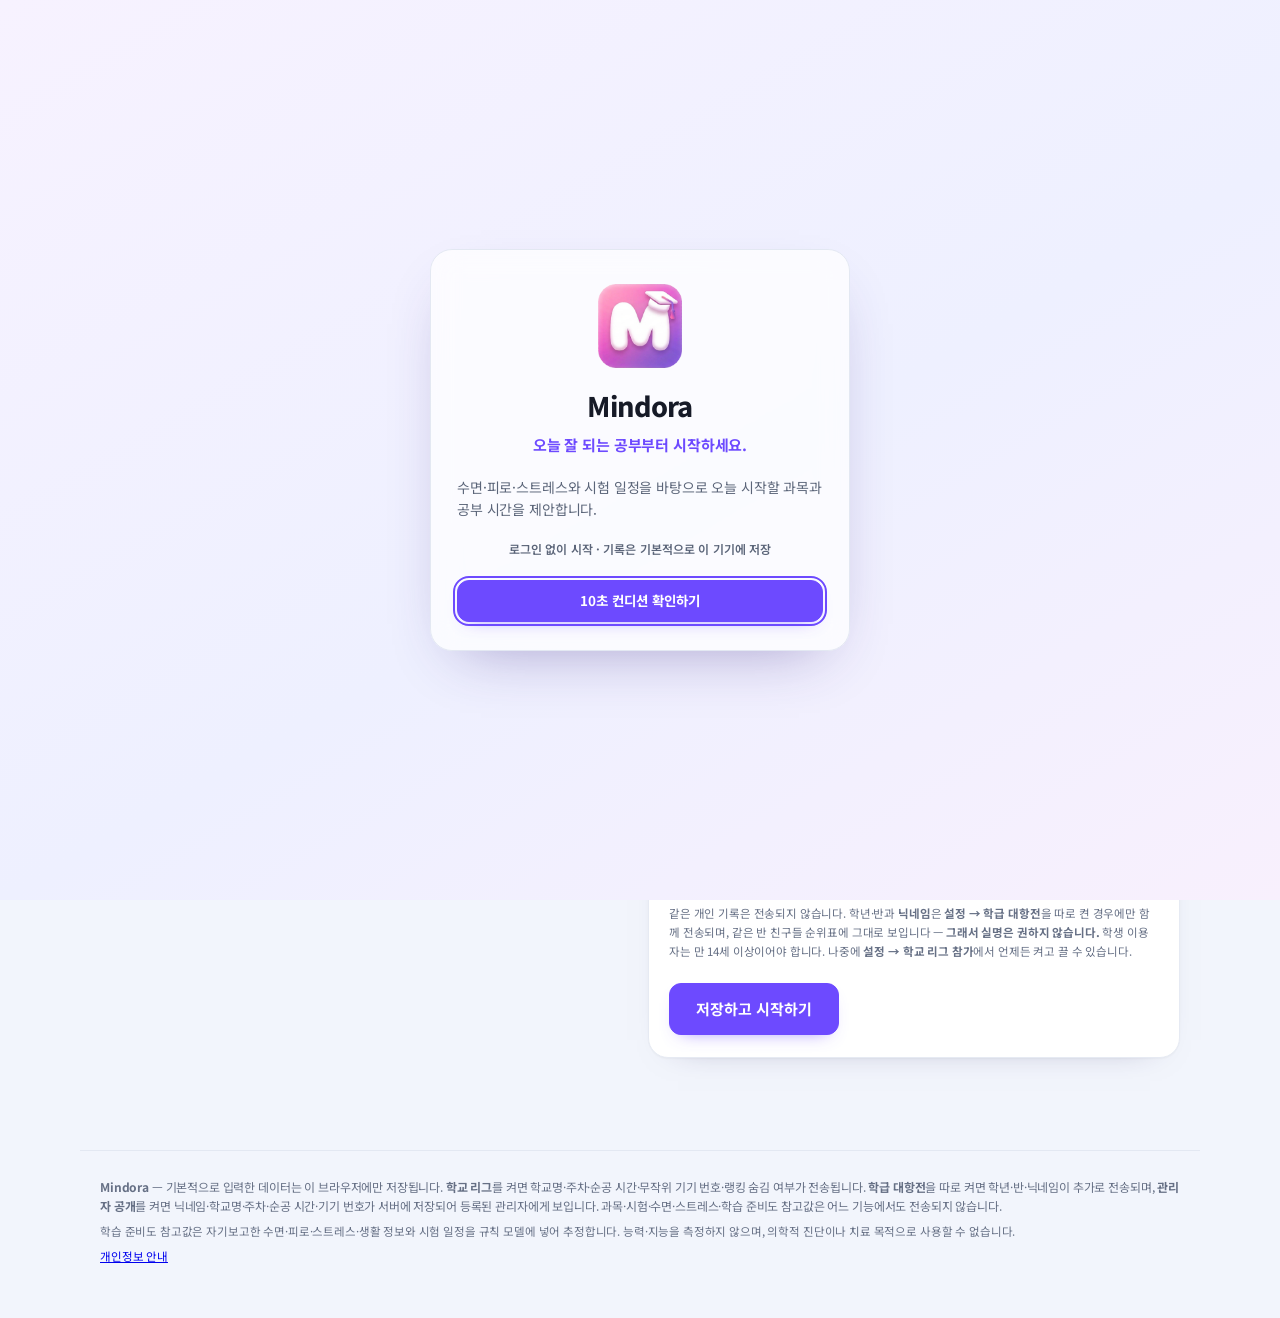
<file: app/index.html>
<!DOCTYPE html>
<html lang="ko">
<head>
<meta charset="utf-8">
<meta name="viewport" content="width=device-width, initial-scale=1, viewport-fit=cover">
<title>Mindora — 오늘의 학습 준비도 코치</title>

<meta name="naver-site-verification" content="fa3d8aeb91cd3600bfaf8c486a86f00aba5d0cd7" />

<!-- 방학 계획표 글씨체 (구글 폰트, 무료·상업적 사용 가능) -->
<link rel="preconnect" href="https://fonts.googleapis.com">
<link rel="preconnect" href="https://fonts.gstatic.com" crossorigin>
<link href="https://fonts.googleapis.com/css2?family=Noto+Sans+KR:wght@400;500;700&family=Do+Hyeon&family=Jua&family=Gaegu:wght@400;700&display=swap" rel="stylesheet">

<!-- 링크를 카톡·문자로 보냈을 때 뜨는 미리보기 카드 -->
<meta name="description" content="수면·스트레스·피로와 시험 일정을 바탕으로 오늘 시작할 과목과 시간을 제안합니다. 설치 없이 링크만 열면 됩니다.">
<meta property="og:type" content="website">
<meta property="og:site_name" content="Mindora">
<meta property="og:title" content="Mindora — 오늘의 학습 준비도 코치">
<meta property="og:description" content="오늘 상태를 짧게 확인하고 지금 시작할 과목과 시간을 제안받는 학습 코치입니다.">
<meta property="og:locale" content="ko_KR">
<!-- 대표 주소는 www. apex 는 여기로 308 리다이렉트된다.
     apex 로 옮기면 안 된다: 저장 기록(localStorage)은 출처별로 분리되므로
     대표를 바꾸는 순간 www 에 쌓인 기존 사용자 기록이 통째로 안 보이게 된다. -->
<meta property="og:url" content="https://www.mindora.co.kr/">
<meta property="og:image" content="https://www.mindora.co.kr/icon-512.png">
<meta property="og:image:width" content="512">
<meta property="og:image:height" content="512">
<meta property="og:image:alt" content="Mindora 앱 아이콘">
<meta name="twitter:card" content="summary">
<link rel="canonical" href="https://www.mindora.co.kr/">

<!-- 홈 화면에 추가했을 때 앱처럼 보이게 -->
<link rel="manifest" href="manifest.webmanifest">
<meta name="theme-color" content="#6d4aff" media="(prefers-color-scheme: light)">
<meta name="theme-color" content="#151827" media="(prefers-color-scheme: dark)">
<meta name="apple-mobile-web-app-capable" content="yes">
<meta name="mobile-web-app-capable" content="yes">
<meta name="apple-mobile-web-app-title" content="Mindora">
<meta name="apple-mobile-web-app-status-bar-style" content="black-translucent">

<link rel="stylesheet" href="css/styles.css">
<link rel="icon" type="image/png" href="icon-192.png">
<!-- iOS 는 apple-touch-icon 에 SVG 를 쓰지 못한다. PNG 여야 홈 화면에 아이콘이 붙는다. -->
<link rel="apple-touch-icon" sizes="180x180" href="apple-touch-icon.png">
</head>
<body>

<!-- 앱에 들어가기 전 인트로. JS 가 막히면 갇히지 않도록 CSS 로 숨기고 JS 가 켠다. -->
<div class="intro" id="intro" role="dialog" aria-modal="true" aria-labelledby="introTitle" hidden>
  <div class="intro-card">
    <img class="intro-logo" src="icon-512.png" alt="" aria-hidden="true">
    <h2 class="intro-title" id="introTitle">Mindora</h2>
    <p class="intro-lead">오늘 잘 되는 공부부터 시작하세요.</p>
    <p class="intro-body">수면·피로·스트레스와 시험 일정을 바탕으로
      오늘 시작할 과목과 공부 시간을 제안합니다.</p>
    <p class="intro-tag">로그인 없이 시작 · 기록은 기본적으로 이 기기에 저장</p>
    <button type="button" class="btn primary intro-go" id="introGo">10초 컨디션 확인하기</button>
  </div>
</div>

<div class="aurora" aria-hidden="true"><span></span><span></span><span></span></div>

<!-- 상단 바는 한 줄로만 둔다.
     · 왼쪽  로고 = 홈 버튼
     · 가운데 순서대로 밟는 4단계 (입력 → 분석 → 플랜 → 타이머)
     · 오른쪽 나머지 기능은 [더보기] 안으로 접었다 — 예전엔 탭 10개가 한 줄에 늘어서
       무엇이 순서고 무엇이 기능인지 구분되지 않았다. 시계는 홈 화면으로 옮겼다. -->
<header class="topbar">
  <div class="topbar-inner">
    <button type="button" class="brand" id="brandHome" aria-label="홈으로">
      <img class="brand-mark" src="icon-192.png" alt="" aria-hidden="true">
      <div class="brand-text">
        <!-- 화면마다 h2 로 제목이 붙으므로, 문서 전체를 대표하는 h1 은 여기 하나만 둔다 -->
        <h1>Mindora</h1>
        <span>나를 이해하는 학습 루틴</span>
      </div>
    </button>
    <nav class="steps" id="stepNav" aria-label="학습 단계"></nav>
    <div class="more-wrap">
      <button type="button" class="more-btn is-hidden" id="moreBtn" aria-label="더보기" aria-expanded="false" aria-haspopup="true" aria-controls="moreMenu">
        <span class="mb-dots" aria-hidden="true">☰</span><span class="mb-txt">더보기</span>
      </button>
      <div class="more-menu is-hidden" id="moreMenu" role="menu" aria-label="기능 바로가기"></div>
    </div>
    <button type="button" class="profile-chip is-hidden" id="profileChip" aria-label="프로필 열기">
      <span class="pc-av" id="pcAvatar">?</span>
      <span class="pc-txt"><b id="pcName">—</b><span id="pcGroup">—</span></span>
    </button>
  </div>
</header>

<main class="wrap">

  <!-- ══════════════════════════════ 홈 ══════════════════════════════
       앱을 열면 제일 먼저 보이는 화면. 오늘 상태를 한눈에 요약하고,
       나머지 화면으로는 여기서 갈라져 나간다. -->
  <section id="secHome" class="section is-hidden">
    <div class="home-hero">
      <div class="hh-text">
        <p class="hh-hello">안녕하세요, <b id="hmNick">—</b>님 👋</p>
        <h2 class="hh-line" id="hmLine">오늘도 집중하기 좋은 날이에요.</h2>
        <p class="hh-when"><span id="hmDate">—</span><span class="clock" id="clock">--:--</span></p>
      </div>
      <button type="button" class="hh-ring" id="hmRing" data-goto="secResult">
        <span class="hr-dial" id="hmDial"><span class="hr-in"><b id="hmScore">—</b><i id="hmState">분석 전</i></span></span>
        <span class="hr-cap">오늘의 학습 준비도</span>
      </button>
    </div>

    <div class="home-stats">
      <button type="button" class="hs" data-goto="secTimer">
        <span class="hs-k">오늘 순공</span><b id="hmToday">0분</b><span class="hs-s" id="hmTodaySub">타이머로 재기</span>
      </button>
      <button type="button" class="hs" data-goto="secReport">
        <span class="hs-k">이번 주</span><b id="hmWeek">0분</b><span class="hs-s" id="hmWeekSub">주간 목표 —</span>
      </button>
      <button type="button" class="hs" data-goto="secReport">
        <span class="hs-k">연속 학습</span><b id="hmStreak">0일</b><span class="hs-s">하루도 빠지지 않기</span>
      </button>
      <button type="button" class="hs" data-goto="secGroup">
        <span class="hs-k">우리 반 등수</span><b id="hmRank">—</b><span class="hs-s" id="hmRankSub">같은 반 순공 시간</span>
      </button>
    </div>

    <div id="hmCta"></div>

    <div class="card wide slime-card">
      <div class="card-head">
        <span class="ci">🫧</span><h3>모리 키우기</h3>
        <span class="right"><span class="sl-jelly" id="slJelly">✨ 0</span></span>
      </div>
      <div class="card-body" id="slimeRoot"></div>
    </div>

    <!-- ── 목표 · D-day ──────────────────────────────────────────────
         목표 대학과 남은 날은 "왜 오늘 공부하는가" 를 붙잡아 주는 자리다.
         시험 일정은 [입력] 화면에 이미 적어 둔 값을 그대로 끌어다 쓴다 —
         같은 날짜를 두 번 입력하게 하지 않는다. -->
    <div class="card wide goal-card">
      <div class="card-head">
        <span class="ci">🎯</span><h3>내 목표</h3>
        <span class="right"><button type="button" class="btn ghost sm" id="goalEdit">수정</button></span>
      </div>
      <div class="card-body">
        <div class="goal-hero" id="goalHero"></div>
        <div class="dday-list" id="ddayList"></div>

        <div class="goal-form is-hidden" id="goalForm">
          <div class="two-col">
            <div class="field">
              <label for="goalUniv">목표 대학 · 학교</label>
              <input type="text" id="goalUniv" class="input" maxlength="40" placeholder="예) 서울대학교">
            </div>
            <div class="field">
              <label for="goalMajor">학과 · 전형</label>
              <input type="text" id="goalMajor" class="input" maxlength="40" placeholder="예) 생명과학부">
            </div>
          </div>
          <div class="field">
            <label for="goalMotto">한 줄 다짐</label>
            <input type="text" id="goalMotto" class="input" maxlength="60" placeholder="예) 생명과학 합격 목표!">
          </div>
          <div class="field">
            <label>D-day <em>직접 등록한 날짜만 여기서 관리합니다</em></label>
            <div id="ddayEditList" class="dday-edit"></div>
            <button type="button" class="btn ghost sm" id="ddayAdd">＋ D-day 추가</button>
          </div>
          <div class="goal-form-act">
            <button type="button" class="btn primary sm" id="goalSave">저장</button>
            <button type="button" class="btn ghost sm" id="goalCancel">취소</button>
          </div>
          <p class="tiny">등록한 목표와 D-day 는 이 브라우저에만 저장되고 백업 파일에 함께 담깁니다. 서버로 전송되지 않습니다.</p>
        </div>
      </div>
    </div>

    <!-- ── 학습 캘린더 ───────────────────────────────────────────────
         새로 계산하는 값은 없다. 순공 기록·시험 일정·D-day 를 한 달 위에
         겹쳐 놓기만 한다. 빈 달력이 아니라 "내가 실제로 한 것" 이 보이게. -->
    <div class="card wide cal-card">
      <div class="card-head">
        <span class="ci">📅</span><h3>학습 캘린더</h3>
        <span class="right"><button type="button" class="btn ghost sm" id="calToday">오늘</button></span>
      </div>
      <div class="card-body">
        <div class="cal-nav">
          <button type="button" class="cal-arrow" id="calPrev" aria-label="이전 달">◀</button>
          <b id="calTitle">—</b>
          <button type="button" class="cal-arrow" id="calNext" aria-label="다음 달">▶</button>
        </div>
        <div class="cal-dow" aria-hidden="true">
          <span class="sun">일</span><span>월</span><span>화</span><span>수</span><span>목</span><span>금</span><span class="sat">토</span>
        </div>
        <div class="cal-grid" id="calGrid"></div>
        <p class="cal-legend">
          <span><i class="lg-study"></i>공부한 날</span>
          <span><i class="lg-exam"></i>시험 · 모의고사 · 영어듣기</span>
          <span><i class="lg-sch"></i>그 밖의 학사일정</span>
          <span><i class="lg-dday"></i>내가 등록한 D-day</span>
        </p>
        <p class="cal-note" id="calNote"></p>
        <div class="cal-day" id="calDay"></div>
      </div>
    </div>

    <div class="card wide">
      <div class="card-head"><span class="ci">🗓️</span><h3>학급 시간표</h3></div>
      <div class="card-body">
        <div class="two-col">
          <div class="field">
            <label for="ttGrade">학년</label>
            <select id="ttGrade" class="input"></select>
          </div>
          <div class="field">
            <label for="ttClass">반</label>
            <input type="text" id="ttClass" class="input" maxlength="8" placeholder="예) 3">
          </div>
        </div>
        <div class="field" id="ttField">
          <label>이번 주 시간표 <em>나이스 교육정보 개방포털</em></label>
          <div id="ttToday" class="meal-box"></div>
        </div>
        <p class="tiny">반을 바꾸면 그 반의 시간표를 바로 볼 수 있습니다. 비워 두면 내 프로필의 반으로 조회합니다.</p>
      </div>
    </div>

    <h3 class="home-sub">전체 기능</h3>
    <div class="home-quick" id="homeQuick"></div>
  </section>

  <!-- ══════════════════════════════ 0. 프로필 ══════════════════════════════ -->
  <section id="secProfile" class="section">
    <div class="sec-head">
      <h2><span class="sec-num">00</span> 시작하기</h2>
      <p>학생은 만 14세 이상부터 이용할 수 있습니다. 초등 기능은 <b>학부모 모드</b>에서 보호자가 자녀의 학습을 관리하는 방식으로 제공합니다.</p>
    </div>

    <div class="onboard">
      <div class="ob-hello">
        <h3>오늘 잘 되는 공부부터<br>가볍게 시작해 보세요.</h3>
        <p>수면·스트레스·피로와 시험 일정을 짧게 확인하고, 오늘의 과제 적합도와 시작 시간을 제안합니다.</p>
        <ul class="ob-list">
          <li><span class="oi">📊</span><span><b>학습 준비도</b>자기보고한 오늘 상태를 바탕으로 과제 유형별 상대적 적합도를 안내합니다.</span></li>
          <li><span class="oi">⏱️</span><span><b>순공 시간 측정</b>타이머를 돌린 만큼 실제 공부한 시간이 과목별로 쌓입니다.</span></li>
          <li><span class="oi">✅</span><span><b>공부 후 피드백</b>실제 체감을 5초만 남기면 다음 추천에 조금씩 반영됩니다.</span></li>
          <li><span class="oi">📈</span><span><b>주간 리포트</b>공부 시간, 과목 분포, 학습 준비도 참고값을 함께 정리합니다.</span></li>
        </ul>
      </div>

      <div class="card">
        <div class="card-head"><span class="ci">🎓</span><h3>내 프로필</h3></div>
        <div class="card-body">
          <div class="field">
            <label for="pfNick"><span id="pfNickLabel">닉네임</span> <em id="pfNickHint">같은 반 친구들 순위표에 그대로 보입니다</em></label>
            <input type="text" id="pfNick" class="input" maxlength="12" placeholder="예) 밤샘요정">
            <p class="tiny" style="margin:6px 0 0">💡 <b>실명은 권하지 않습니다.</b>
              학급 대항전을 켜면 이 이름이 같은 반 친구들에게 그대로 보입니다.
              별명이나 별칭을 쓰세요 — 나중에 <b>설정</b>에서 언제든 바꿀 수 있습니다.</p>
          </div>
          <div class="field">
            <label for="pfSchool"><span id="pfSchoolLabel">학교명</span> <em>앞 글자만 쳐도 아래에서 고를 수 있어요</em></label>
            <div class="ac-wrap">
              <input type="text" id="pfSchool" class="input" maxlength="24" placeholder="예) 한빛" autocomplete="off">
              <div class="ac-list is-hidden" id="schoolAc"></div>
            </div>
            <p class="tiny" id="pfSchoolStatus" role="status" aria-live="polite">목록에서 실제 학교를 선택하면 급식과 학급 시간표를 볼 수 있습니다.</p>
          </div>
          <div class="two-col">
            <div class="field">
              <label for="pfLevel">이용 유형</label>
              <select id="pfLevel" class="input">
                <option value="학부모">학부모 (초등 자녀)</option>
                <option value="중학교">중학교 (만 14세 이상)</option>
                <option value="고등학교" selected>고등학교</option>
                <option value="대학교">대학교</option>
                <option value="기타">기타 (재수·검정고시 등)</option>
              </select>
            </div>
            <div class="field">
              <label for="pfGrade"><span id="pfGradeLabel">학년</span></label>
              <select id="pfGrade" class="input"></select>
            </div>
          </div>
          <div class="two-col">
            <div class="field">
              <label for="pfClass"><span id="pfClassLabel">반</span> <em>선택</em></label>
              <input type="text" id="pfClass" class="input" maxlength="8" placeholder="예) 3">
            </div>
            <div class="field">
              <label for="pfGoal">주간 목표 학습 시간</label>
              <div class="range-row">
                <input type="range" id="pfGoal" min="1" max="70" step="1" value="25" data-out="pfGoalOut">
                <output id="pfGoalOut" class="out">25시간</output>
              </div>
            </div>
          </div>
          <p class="tiny" id="pfModeNote">학생 프로필은 같은 <b>학교 + 학교급 + 학년(+반)</b>이 하나의 그룹이 됩니다.</p>

          <label class="toggle eligibility-toggle"><input type="checkbox" id="pfEligibility"><span id="pfEligibilityText"><b>학생 이용자는 만 14세 이상입니다.</b> 서비스 이용 조건을 확인했습니다.</span></label>

          <div id="pfLeagueWrap">
          <label class="toggle" style="margin-top:14px"><input type="checkbox" id="pfLeague"><span><b>🏆 학교 리그에 참가합니다</b> — 다른 학교와 순공 시간으로 순위를 겨룹니다</span></label>
          <p class="tiny" id="pfLeagueNote">학교명·주차·주간 순공 시간·무작위 기기 번호·랭킹 숨김 여부가 서버로 전송됩니다. 시험·수면·컨디션 같은 개인 기록은 전송되지 않습니다.
            학년·반과 <b>닉네임</b>은 <b>설정 → 학급 대항전</b>을 따로 켠 경우에만 함께 전송되며,
            같은 반 친구들 순위표에 그대로 보입니다 — <b>그래서 실명은 권하지 않습니다.</b>
            나중에 <b>설정 → 학교 리그 참가</b>에서 언제든 켜고 끌 수 있습니다.</p>
          </div>

          <div class="actions">
            <button type="button" class="btn primary lg" id="saveProfile">저장하고 시작하기</button>
            <button type="button" class="btn ghost" id="cancelProfile">취소</button>
          </div>
        </div>
      </div>
    </div>
  </section>

  <!-- ══════════════════════════════ 오늘 홈 ══════════════════════════════ -->
  <section id="secToday" class="section is-hidden">
    <div class="sec-head">
      <h2><span class="sec-num">오늘</span> 바로 시작할 공부</h2>
      <p>매번 모든 메뉴를 둘러보지 않아도 오늘 할 일과 기록을 한눈에 확인합니다.</p>
    </div>
    <div class="today-home" id="todayHome"></div>
  </section>

  <!-- ══════════════════════════════ 1. 입력 ══════════════════════════════ -->
  <section id="secInput" class="section is-hidden">
    <div class="sec-head">
      <h2><span class="sec-num">01</span> 오늘의 데이터 입력</h2>
      <p>수면·피로·스트레스·기분과 오늘 공부할 과목만 확인하세요. 나머지는 바뀐 날에만 고치면 됩니다.</p>
    </div>

    <div id="quickNote"></div>

    <div class="grid-2">
      <div class="card">
        <div class="card-head"><span class="ci">🛏️</span><h3>수면</h3></div>
        <div class="card-body">
          <div class="field">
            <label for="sleepHours">어젯밤 수면 시간</label>
            <div class="range-row">
              <input type="range" id="sleepHours" min="0" max="12" step="0.5" value="6.5" data-out="sleepHoursOut">
              <output id="sleepHoursOut" class="out">6.5시간</output>
            </div>
            <div class="scale-hint"><span>0h</span><span class="opt">권장 7~9h</span><span>12h</span></div>
          </div>
          <div class="field">
            <label>수면의 질 <em>깊게 잤는지, 자주 깼는지</em></label>
            <div class="seg" data-target="sleepQuality" role="group" aria-label="수면의 질">
              <button type="button" data-v="1">매우 나쁨</button>
              <button type="button" data-v="2">나쁨</button>
              <button type="button" data-v="3">보통</button>
              <button type="button" data-v="4">좋음</button>
              <button type="button" data-v="5">매우 좋음</button>
            </div>
            <input type="hidden" id="sleepQuality" value="3">
          </div>
        </div>
      </div>

      <div class="card">
        <div class="card-head"><span class="ci">💗</span><h3>심리 · 신체 상태</h3></div>
        <div class="card-body">
          <div class="field">
            <label for="stress">스트레스 지수</label>
            <div class="range-row">
              <input type="range" id="stress" min="0" max="10" step="1" value="4" data-out="stressOut">
              <output id="stressOut" class="out">4 / 10</output>
            </div>
            <div class="scale-hint"><span>편안함</span><span class="opt">집중 최적 3~4</span><span>매우 심함</span></div>
          </div>
          <div class="field">
            <label for="fatigue">피로도</label>
            <div class="range-row">
              <input type="range" id="fatigue" min="0" max="10" step="1" value="4" data-out="fatigueOut">
              <output id="fatigueOut" class="out">4 / 10</output>
            </div>
            <div class="scale-hint"><span>쌩쌩함</span><span></span><span>탈진</span></div>
          </div>
          <div class="field">
            <label>기분 / 정서 상태</label>
            <div class="seg" data-target="mood" role="group" aria-label="기분과 정서 상태">
              <button type="button" data-v="1" aria-label="매우 나쁨">😞</button>
              <button type="button" data-v="2" aria-label="나쁨">🙁</button>
              <button type="button" data-v="3" aria-label="보통">😐</button>
              <button type="button" data-v="4" aria-label="좋음">🙂</button>
              <button type="button" data-v="5" aria-label="매우 좋음">😄</button>
            </div>
            <input type="hidden" id="mood" value="3">
          </div>
        </div>
      </div>

      <div class="card" id="dailyMealCard">
        <div class="card-head"><span class="ci">🍚</span><h3>식사 · 영양</h3></div>
        <div class="card-body">
          <div class="field">
            <label>오늘 먹은 끼니</label>
            <div class="meals">
              <label class="meal"><input type="checkbox" id="mealBreakfast"><span><b>🌅</b>아침</span></label>
              <label class="meal"><input type="checkbox" id="mealLunch" checked><span><b>🌞</b>점심</span></label>
              <label class="meal"><input type="checkbox" id="mealDinner"><span><b>🌙</b>저녁</span></label>
            </div>
            <p class="tiny">아직 시간이 되지 않은 끼니는 감점되지 않습니다.</p>
          </div>

          <div class="field" id="mealField">
            <label>오늘 학교 급식 <em>나이스 교육정보 개방포털</em></label>
            <div id="mealToday" class="meal-box"></div>
          </div>
          <div class="field">
            <label for="hoursSinceMeal">마지막 식사 후 경과 시간</label>
            <div class="range-row">
              <input type="range" id="hoursSinceMeal" min="0" max="12" step="0.5" value="2" data-out="hoursSinceMealOut">
              <output id="hoursSinceMealOut" class="out">2시간</output>
            </div>
          </div>
        </div>
      </div>

    </div>

    <div class="collapse">
      <button type="button" class="collapse-head" id="detailToggle" aria-expanded="false" aria-controls="detailBody">
        <span class="ch-icon">＋</span>
        <span class="ch-text"><b>선택 입력 · 평소 설정</b><span>식사 · 시간표 · 수분 · 카페인 · 운동 · 수면 리듬</span></span>
        <span class="ch-hint">평소와 같다면 안 열어도 됩니다</span>
      </button>
      <div class="collapse-body is-hidden" id="detailBody">
        <div class="grid-2">

      <div class="card">
        <div class="card-head"><span class="ci">🏃</span><h3>생활 습관</h3></div>
        <div class="card-body">
          <div class="field">
            <label for="water">수분 섭취 (컵, 200~250ml 기준)</label>
            <div class="range-row">
              <input type="range" id="water" min="0" max="14" step="1" value="4" data-out="waterOut">
              <output id="waterOut" class="out">4컵</output>
            </div>
            <div class="scale-hint"><span>0컵</span><span class="opt">권장 6~8컵</span><span>14컵</span></div>
          </div>
          <div class="field">
            <label for="caffeine">오늘 마신 카페인 (잔)</label>
            <div class="range-row">
              <input type="range" id="caffeine" min="0" max="8" step="1" value="1" data-out="caffeineOut">
              <output id="caffeineOut" class="out">1잔</output>
            </div>
            <div class="scale-hint"><span>0잔</span><span class="opt">최적 1~2잔</span><span>8잔</span></div>
          </div>
          <div class="field">
            <label for="exercise">오늘 운동 시간 (분)</label>
            <div class="range-row">
              <input type="range" id="exercise" min="0" max="180" step="5" value="0" data-out="exerciseOut">
              <output id="exerciseOut" class="out">0분</output>
            </div>
            <div class="scale-hint"><span>0분</span><span class="opt">최적 20~60분</span><span>180분</span></div>
          </div>
        </div>
      </div>

      <div class="card">
        <div class="card-head"><span class="ci">⏰</span><h3>수면 리듬 · 학습 시간</h3></div>
        <div class="card-body">
          <div class="field">
            <label>수면 규칙성 <em>평소와 취침·기상 시각이 비슷한가</em></label>
            <div class="seg" data-target="sleepRegularity" role="group" aria-label="수면 규칙성">
              <button type="button" data-v="1">매우 불규칙</button>
              <button type="button" data-v="2">불규칙</button>
              <button type="button" data-v="3">보통</button>
              <button type="button" data-v="4">규칙적</button>
              <button type="button" data-v="5">매우 규칙적</button>
            </div>
            <input type="hidden" id="sleepRegularity" value="3">
          </div>
          <div class="two-col">
            <div class="field">
              <label for="startTime">학습 시작 시각</label>
              <input type="time" id="startTime" class="input">
            </div>
            <div class="field">
              <label for="bedTime">목표 취침 시각 <em>이 시각을 넘는 블록은 만들지 않습니다</em></label>
              <input type="time" id="bedTime" class="input" value="23:30">
            </div>
          </div>
          <div class="field">
            <label for="availableHours">오늘 가용 학습 시간</label>
            <div class="range-row">
              <input type="range" id="availableHours" min="0.5" max="14" step="0.5" value="4" data-out="availableHoursOut">
              <output id="availableHoursOut" class="out">4시간</output>
            </div>
            <p class="tiny" id="curfewHint"></p>
          </div>
          <label class="toggle"><input type="checkbox" id="fixedPomodoro"><span><b>⏱️ 집중 50분 / 휴식 10분으로 고정</b> — 컨디션과 상관없이 이 길이로 계획합니다</span></label>
          <p class="tiny">끄면 오늘 컨디션에 따라 15~50분 사이에서 자동으로 정합니다.
            켜 두어도 과목별 <b>시간 줄이기 · 늘리기</b>와 타이머의 블록 길이 조절은 그대로 쓸 수 있습니다.</p>
        </div>
      </div>

        </div>
      </div>
    </div>

    <div class="card wide">
      <div class="card-head">
        <span class="ci">📚</span><h3>과목 · 시험 일정</h3>
        <span class="right"><button type="button" class="btn ghost sm" id="addSubject">+ 과목 추가</button></span>
      </div>
      <div class="card-body">
        <div class="subject-head">
          <span>과목명</span><span>유형</span><span>시험일 <em>D-day 반영</em></span><span>중요도</span><span>준비도</span><span></span>
        </div>
        <div id="subjectList" class="subject-list"></div>
        <p class="tiny">유형에 따라 어떤 과제 적합도 참고값을 우선 반영할지 결정됩니다.
          <b>📅 시험일을 넣으면 날짜가 가까운 과목에 시간이 더 배분됩니다</b> — 우선순위에서 가장 비중이 큰 항목입니다.
          비워 두어도 되고, 그때는 긴급도가 기본값으로 계산됩니다.</p>
      </div>
    </div>

    <div class="actions">
      <button type="button" class="btn primary lg" id="analyzeBtn">오늘의 학습 준비도 분석</button>
      <button type="button" class="btn" id="sampleBtn">예시 데이터</button>
      <button type="button" class="btn ghost" id="resetBtn">초기화</button>
    </div>
  </section>

  <!-- ══════════════════════════════ 2. 결과 ══════════════════════════════ -->
  <section id="secResult" class="section is-hidden">
    <div class="sec-head">
      <h2><span class="sec-num">02</span> 오늘의 학습 컨디션 분석</h2>
      <p id="analyzedAt">—</p>
    </div>

    <div class="ai-briefing" id="aiBriefing">
      <span class="ab-badge">자기보고 입력 기반 참고값</span>
      <p class="ab-line" id="aiBriefingLine">—</p>
    </div>

    <div class="hero">
      <div class="hero-gauge">
        <svg viewBox="0 0 220 220" class="gauge">
          <defs>
            <linearGradient id="gaugeGrad" x1="0" y1="0" x2="1" y2="1">
              <stop offset="0%" stop-color="#a36bff"></stop>
              <stop offset="55%" stop-color="#7c5cff"></stop>
              <stop offset="100%" stop-color="#5b7cff"></stop>
            </linearGradient>
          </defs>
          <circle cx="110" cy="110" r="92" class="g-track"></circle>
          <circle cx="110" cy="110" r="92" class="g-fill" id="gaugeFill"></circle>
        </svg>
        <div class="gauge-center">
          <div class="g-score" id="overallScore">0</div>
          <div class="g-unit">참고값 / 100</div>
          <div class="g-state" id="overallState">—</div>
        </div>
      </div>
      <div class="hero-text">
        <h3 id="heroTitle">—</h3>
        <p id="heroLine">—</p>
        <div class="alerts" id="alertList"></div>
      </div>
    </div>

    <div class="card wide">
      <div class="card-head"><span class="ci">📊</span><h3>5가지 학습 준비도</h3></div>
      <div class="card-body">
        <div id="capStrip" class="cap-strip"></div>
        <p class="tiny" id="capStripNote">—</p>
        <button type="button" class="res-more" id="resultMore" aria-expanded="false" aria-controls="resultDetail">
          <span class="rm-txt">자세한 분석 보기</span>
          <span class="rm-sub">준비도 프로필 · 입력 요인 · 산출 원리</span>
          <span class="rm-arw">▾</span>
        </button>
      </div>
    </div>

    <div id="resultDetail" class="is-hidden">
      <div class="grid-radar">
        <div class="card">
          <div class="card-head"><span class="ci">📊</span><h3>5가지 과제 적합도 프로필</h3></div>
          <div class="card-body radar-body">
            <svg id="radar" viewBox="0 0 340 320" class="radar"></svg>
            <div class="radar-legend" id="radarLegend"></div>
          </div>
        </div>
        <div class="card">
          <div class="card-head"><span class="ci">🔍</span><h3>과제 유형별 참고값</h3></div>
          <div class="card-body">
            <div id="capBars" class="cap-bars"></div>
            <p class="tiny">각 항목을 누르면 <b>왜 그 점수가 나왔는지</b> 입력 데이터 기반 근거가 펼쳐집니다.</p>
          </div>
        </div>
      </div>

      <div class="card wide">
        <div class="card-head"><span class="ci">🧾</span><h3>산출 원리 — 자기보고 입력이 참고값에 반영된 방향</h3></div>
        <div class="card-body"><div id="capDetails" class="cap-details"></div></div>
      </div>
    </div>
  </section>

  <!-- ══════════════════════════════ 3. 플랜 ══════════════════════════════ -->
  <section id="secPlan" class="section is-hidden">
    <div class="sec-head">
      <h2><span class="sec-num">03</span> 오늘의 학습 추천</h2>
      <p id="planHeadline">—</p>
    </div>

    <div id="curfewBanner" class="is-hidden"></div>

    <div class="goal-tiers" id="goalTiers"></div>

    <div class="pom-summary" id="pomSummary"></div>

    <div class="card wide">
      <div class="card-head"><span class="ci">⚖️</span><h3>과목별 학습 시간 배분</h3></div>
      <div class="card-body">
        <div id="allocBar" class="alloc-bar"></div>
        <div id="subjectPlans" class="subject-plans"></div>
        <p class="tiny" id="planTapHint">각 과목을 누르면 <b>왜 이만큼 배정했는지</b>와 <b>추천 공부법</b>이 펼쳐집니다.</p>
        <div id="droppedNote"></div>
      </div>
    </div>

    <button type="button" class="res-more" id="planMore" aria-expanded="false" aria-controls="planDetail">
      <span class="rm-txt">타임라인 · 휴식 가이드 보기</span>
      <span class="rm-sub">시간대별 블록 배치와 휴식 방법</span>
      <span class="rm-arw">▾</span>
    </button>

    <div id="planDetail" class="is-hidden">
      <div class="grid-2">
        <div class="card">
          <div class="card-head"><span class="ci">🗓️</span><h3>오늘의 타임라인</h3></div>
          <div class="card-body"><div id="timeline" class="timeline"></div></div>
        </div>
        <div class="card">
          <div class="card-head"><span class="ci">🌿</span><h3>휴식 가이드</h3></div>
          <div class="card-body"><div id="restList" class="rest-list"></div></div>
        </div>
      </div>
    </div>

    <div class="actions">
      <button type="button" class="btn primary lg" id="startTimerBtn">▶ 이 플랜으로 뽀모도로 시작</button>
    </div>
  </section>

  <!-- ══════════════════════════════ 4. 타이머 ══════════════════════════════ -->
  <section id="secTimer" class="section is-hidden">
    <div class="sec-head">
      <h2><span class="sec-num">04</span> 뽀모도로 타이머</h2>
      <p>집중 블록을 돌린 시간만 <b>순공 시간</b>으로 기록됩니다. 일시정지하거나 휴식 중일 때는 쌓이지 않습니다.</p>
    </div>

    <div class="timer-wrap">
      <div class="timer-left">
        <div class="timer-dial">
          <svg viewBox="0 0 260 260" class="dial">
            <circle cx="130" cy="130" r="112" class="d-track"></circle>
            <circle cx="130" cy="130" r="112" class="d-fill" id="dialFill"></circle>
          </svg>
          <div class="dial-center">
            <div class="d-phase" id="phaseLabel">대기 중</div>
            <div class="d-time" id="timeLeft">00:00</div>
            <div class="d-subject" id="currentSubject">—</div>
          </div>
        </div>
        <!-- 휴식하는 동안에만 나오는 글귀. 30분마다 하나씩 바뀐다. -->
        <blockquote class="rest-quote is-hidden" id="restQuote"></blockquote>
      </div>

      <div class="timer-side">
        <div class="live-total">
          <div>
            <div class="lt-k"><span class="rec-dot" id="recDot"></span>오늘 순공 시간</div>
            <div class="lt-v" id="todayTotal">0<small>분</small></div>
          </div>
          <div class="lt-goal">
            <div class="lt-goal-top"><span>오늘 목표</span><span id="goalText">—</span></div>
            <div class="lt-track"><div class="lt-fill" id="goalFill"></div></div>
            <p class="tiny" id="todayBreakdown">아직 기록된 순공 시간이 없습니다.</p>
          </div>
        </div>

        <div class="timer-controls">
          <button type="button" class="btn primary" id="btnStart">▶ 시작</button>
          <button type="button" class="btn" id="btnSkip">⏭ 건너뛰기</button>
          <button type="button" class="btn ghost" id="btnReset">↺ 리셋</button>
        </div>
        <div class="progress-dots" id="progressDots"></div>
        <div class="up-next">
          <h4>진행 순서 <button type="button" class="qe-toggle" id="queueEditBtn">시간 조절</button></h4>
          <p class="tiny qe-hint is-hidden" id="queueEditHint">아직 시작하지 않은 블록의 시간을 바꿀 수 있어요.
            집중은 5~120분, 휴식은 1~60분까지입니다.</p>
          <ol id="queueList" class="queue"></ol>
        </div>
      </div>
    </div>

    <div class="card wide">
      <div class="card-head">
        <span class="ci">🎧</span><h3>집중 사운드</h3>
        <span class="right">
          <button type="button" class="btn sm" id="sndToggle">▶ 재생</button>
          <button type="button" class="btn ghost sm" data-goto="secSettings">설정 →</button>
        </span>
      </div>
      <div class="card-body">
        <div class="snd-bar">
          <div class="snd-now" id="sndNow"></div>
          <div class="snd-vol">
            <label for="sndVol">볼륨</label>
            <div class="range-row">
              <input type="range" id="sndVol" min="0" max="100" step="1" value="45" data-out="sndVolOut">
              <output id="sndVolOut" class="out">45%</output>
            </div>
          </div>
        </div>
        <div class="snd-picker" id="sndPicker"></div>
      </div>
    </div>
  </section>

  <!-- ══════════════════════════ 📅 방학 계획표 ══════════════════════════ -->
  <section id="secVacPlan" class="section is-hidden">
    <div class="sec-head">
      <h2><span class="sec-num">📅</span> 나만의 방학 계획표</h2>
      <p>요일별로 자유롭게 채우고, 색상과 글씨체를 골라 이미지로 저장하세요.</p>
    </div>

    <div class="card wide">
      <div class="card-head"><span class="ci">🎨</span><h3>꾸미기</h3></div>
      <div class="card-body">
        <div class="two-col">
          <div class="field">
            <label for="vpSubtitle">작은 제목 <em>제목 위에 작게</em></label>
            <input type="text" id="vpSubtitle" class="input" maxlength="20" placeholder="예) 여름방학">
          </div>
          <div class="field">
            <label for="vpTitle">제목</label>
            <input type="text" id="vpTitle" class="input" maxlength="30" placeholder="예) 지민의 계획표">
          </div>
        </div>
        <div class="field">
          <button type="button" class="res-more" id="vpPaletteToggle" aria-expanded="false" aria-controls="vpPalettes">
            <span class="rm-txt">색 조합</span>
            <span class="rm-sub">고르면 과목 색이 한 번에 바뀝니다</span>
            <span class="rm-arw">▾</span>
          </button>
          <div class="vp-palettes is-hidden" id="vpPalettes"></div>
        </div>
        <div class="two-col">
          <div class="field">
            <label for="vpFont">글씨체</label>
            <select id="vpFont" class="input"></select>
          </div>
          <div class="field">
            <label>요일 줄 색상 <em>직접 선택도 가능</em></label>
            <div class="vp-swatches" id="vpSwatches"></div>
          </div>
        </div>
        <div class="field">
          <label>과목별 색상 <em>하나씩 따로 바꾸고 싶을 때</em></label>
          <div class="vp-legend" id="vpLegend"></div>
        </div>
      </div>
    </div>

    <div class="card wide">
      <div class="card-head">
        <span class="ci">🗓️</span><h3>자동 계획표 세우기</h3>
        <span class="right"><button type="button" class="btn ghost sm" id="vpAiToggle" aria-expanded="false" aria-controls="vpAiBody">펼치기</button></span>
      </div>
      <div class="card-body is-hidden" id="vpAiBody">
        <p class="tiny" style="margin:0 0 12px">기상·취침·식사·학원처럼 <b>이미 정해진 일정</b>을 먼저 넣으면, 남는 시간을 과목별 주간 목표 시간에 맞춰 규칙에 따라 배분합니다. 만들어진 뒤에는 아래 시간표에서 자유롭게 고칠 수 있습니다.</p>
        <div class="two-col">
          <div class="field">
            <label for="vpAiWake">기상 시각</label>
            <input type="time" id="vpAiWake" class="input" value="07:00">
          </div>
          <div class="field">
            <label for="vpAiSleep">취침 시각</label>
            <input type="time" id="vpAiSleep" class="input" value="23:00">
          </div>
        </div>

        <div class="field">
          <label>식사 시간</label>
          <div class="vpai-meals" id="vpAiMeals">
            <label class="vpai-meal"><input type="checkbox" id="vpAiBreakfastOn" checked> 아침 <input type="time" id="vpAiBreakfastTime" class="input" value="08:00"></label>
            <label class="vpai-meal"><input type="checkbox" id="vpAiLunchOn" checked> 점심 <input type="time" id="vpAiLunchTime" class="input" value="12:00"></label>
            <label class="vpai-meal"><input type="checkbox" id="vpAiDinnerOn" checked> 저녁 <input type="time" id="vpAiDinnerTime" class="input" value="18:00"></label>
          </div>
        </div>

        <div class="field">
          <label>학원 · 과외 일정 <em>있는 만큼만 추가하세요</em></label>
          <div id="vpAiAcademyList"></div>
          <button type="button" class="btn ghost sm" id="vpAiAcademyAdd" style="margin-top:8px">+ 학원 일정 추가</button>
        </div>

        <div class="field">
          <label>공부할 과목 <em>일주일에 몇 시간 할지 정하세요</em></label>
          <div class="subject-head vpai-subject-head"><span>과목명</span><span>일주일 목표</span><span></span></div>
          <div id="vpAiSubjectList"></div>
          <button type="button" class="btn ghost sm" id="vpAiSubjectAdd" style="margin-top:8px">+ 과목 추가</button>
          <p class="tiny" id="vpAiSubjectTotal">—</p>
        </div>

        <label class="vpai-rest"><input type="checkbox" id="vpAiAutoRest" checked> 공부 사이에 휴식 자동 배치</label>
        <p class="tiny" id="vpAiIntensity">—</p>

        <div class="actions" style="margin-top:16px">
          <button type="button" class="btn primary" id="vpAiGenerate">🗓️ 자동으로 시간표 채우기</button>
        </div>
      </div>
    </div>

    <div class="card wide">
      <div class="card-head">
        <span class="ci">🗓️</span><h3>시간표</h3>
        <span class="right"><button type="button" class="btn ghost sm" id="vpAddRow">+ 시간대 추가</button></span>
      </div>
      <div class="card-body">
        <div class="vp-wrap">
          <table class="vp-table" id="vpTable"></table>
        </div>
        <p class="tiny">위 <b>자동 계획표 세우기</b>로 큰 틀을 먼저 잡은 뒤 여기서 다듬는 순서를 권합니다. 칸을 눌러 바로 내용을 적을 수 있고, 요일 이름도 눌러서 바꿀 수 있으며, 시간대는 자유롭게 추가·삭제할 수 있습니다.
          <b>위아래·양옆으로 같은 내용을 적으면 저장할 때 하나의 큰 칸으로 합쳐집니다.</b></p>
      </div>
    </div>

    <div class="card wide">
      <div class="card-head">
        <span class="ci">🖼️</span><h3>미리보기</h3>
        <span class="right"><button type="button" class="btn ghost sm" id="vpPreviewToggle" aria-expanded="false" aria-controls="vpPreviewBody">펼치기</button></span>
      </div>
      <div class="card-body is-hidden" id="vpPreviewBody">
        <div class="vp-wrap">
          <canvas id="vpPreview" class="vp-preview"></canvas>
        </div>
        <p class="tiny">저장되는 이미지와 똑같은 모습입니다.</p>
      </div>
    </div>

    <div class="actions">
      <button type="button" class="btn primary lg" id="vpDownload">🖼️ 이미지로 저장</button>
      <button type="button" class="btn ghost" id="vpReset">기본값으로 되돌리기</button>
    </div>
  </section>

  <!-- ══════════════════════ ★ 내 성장 (학부모·중학생) ══════════════════════ -->
  <section id="secKids" class="section is-hidden">
    <div class="sec-head">
      <h2><span class="sec-num">★</span> 내 뇌 키우기</h2>
      <p>공부한 시간이 그대로 경험치가 돼요. 미션을 깨고 배지를 모아서 내 뇌 친구를 키워 보세요!</p>
    </div>

    <div class="kid-hero" id="kidHero"></div>

    <div class="grid-2">
      <div class="card">
        <div class="card-head"><span class="ci">🎯</span><h3>오늘의 미션</h3><span class="right" id="missionCount"></span></div>
        <div class="card-body">
          <div id="missionList" class="mission-list"></div>
          <p class="tiny">미션을 하나 깨면 경험치를 <b>+30</b> 받아요. 미션은 매일 새로 바뀝니다.</p>
        </div>
      </div>
      <div class="card">
        <div class="card-head"><span class="ci">📅</span><h3>이번 주 도장판</h3></div>
        <div class="card-body">
          <div id="stampBoard" class="stamps"></div>
          <p class="tiny" id="stampNote">—</p>
        </div>
      </div>
    </div>

    <div class="card wide">
      <div class="card-head"><span class="ci">🏅</span><h3>모은 배지</h3><span class="right" id="badgeCount"></span></div>
      <div class="card-body"><div id="badgeGrid" class="badge-grid"></div></div>
    </div>
  </section>

  <!-- ══════════════════════════════ 5. 그룹 랭킹 ══════════════════════════════ -->
  <section id="secGroup" class="section is-hidden">
    <div class="sec-head">
      <h2><span class="sec-num">05</span> 그룹 랭킹</h2>
      <p>같은 반 친구들과 순공 시간을 겨뤄 보세요. <b>학급 대항전</b>을 켜면 같은 학교·학년·반은
        따로 등록하지 않아도 자동으로 올라갑니다. 순위표에는 설정한 <b>닉네임</b>이 그대로 보입니다.</p>
    </div>

    <div class="group-hero" id="groupHero"></div>

    <div class="card wide">
      <div class="card-head">
        <span class="ci">🏆</span><h3>순공 시간 랭킹</h3>
        <span class="right">
          <div class="tabs" id="rankTabs" role="tablist" aria-label="랭킹 기간">
            <button type="button" data-range="today" class="on" role="tab" aria-selected="true">오늘</button>
            <button type="button" data-range="week" role="tab" aria-selected="false">이번 주</button>
          </div>
        </span>
      </div>
      <div class="card-body"><div id="rankList" class="rank-list"></div></div>
    </div>

    <div class="card wide">
      <div class="card-head"><span class="ci">📊</span><h3>과제 적합도 참고값 — 그룹 평균 대비 나</h3></div>
      <div class="card-body"><div id="groupCompare" class="gcmp"></div></div>
    </div>

    <div class="card wide invite">
      <div class="card-head"><span class="ci">💌</span><h3>친구 초대하기</h3></div>
      <div class="card-body">
        <p class="tiny" style="margin:0 0 16px">함께 쓸수록 랭킹과 리그가 재미있어집니다.
          아래 버튼으로 <b>앱 주소</b>를 바로 보낼 수 있어요. 설치 없이 링크만 열면 됩니다.</p>
        <div class="invite-row">
          <input type="text" id="shareUrl" class="input code" readonly aria-label="앱 주소">
          <button type="button" class="btn primary" id="shareApp">📤 공유하기</button>
          <button type="button" class="btn" id="copyUrl">복사</button>
        </div>
        <p class="tiny" id="shareHint" style="margin-top:12px">카카오톡·문자·인스타 어디로든 보낼 수 있어요.</p>
      </div>
    </div>
  </section>

  <!-- ══════════════════════════════ 5-1. 학교 리그 ══════════════════════════════ -->
  <section id="secLeague" class="section is-hidden">
    <div class="sec-head">
      <h2><span class="sec-num">🏆</span> 리그</h2>
      <p>같은 반이 한 팀입니다. 우리 반이 다른 반과 이번 주 순공 시간을 겨룹니다. 매주 월요일에 승급·강등이 정해집니다.</p>
    </div>

    <div class="lg-modes" id="lgModes" role="tablist" aria-label="리그 종류">
      <button type="button" class="lg-mode on" data-mode="class" role="tab" aria-selected="true">🏫 반 대항</button>
      <button type="button" class="lg-mode" data-mode="school" role="tab" aria-selected="false">🏛️ 학교 대항</button>
    </div>

    <div class="lg-filters" id="lgFilters">
      <label class="lg-f">
        <span>학교</span>
        <select id="lgFilterSchool" class="input"></select>
      </label>
      <label class="lg-f">
        <span>학년</span>
        <select id="lgFilterGrade" class="input"></select>
      </label>
    </div>

    <div class="lg-rail" id="lgRail" role="tablist" aria-label="리그 티어"></div>

    <div class="lg-pending is-hidden" id="lgPending"></div>

    <div class="card wide lg-mine">
      <div class="card-body">
        <div class="lg-mine-top">
          <span id="lgTierLabel">—</span>
          <span id="lgDaysLeft">—</span>
        </div>
        <div class="lg-mine-name" id="lgSchoolName">—</div>
        <div class="lg-mine-rank"><b id="lgMyRank">—</b><span>위</span></div>
        <div class="lg-mine-meta">
          <span>누적 <b id="lgMyTotal">0</b>분</span>
          <span>참여 <b id="lgMyActive">0</b>명</span>
          <span>꾸준 <b id="lgMySteady">0</b>명</span>
        </div>
        <div class="lg-gap" id="lgGapNote">—</div>
      </div>
    </div>

    <div class="lg-board-head">
      <span>이번 주 순위</span>
      <span id="lgZoneNote">—</span>
    </div>
    <div class="lg-board" id="lgBoard"></div>

    <div class="card wide">
      <div class="card-head"><span class="ci">⏱️</span><h3>오늘 인정된 시간</h3></div>
      <div class="card-body">
        <p class="tiny" style="margin:0 0 12px">한 사람이 하루에 리그에 반영할 수 있는 순공 시간은 <b>최대 5시간</b>입니다.
          몰아서 하는 하루보다 매일 쌓는 편이 팀에 도움이 됩니다.</p>
        <div class="lg-cap" id="lgCapText">—</div>
        <div class="lg-capbar"><i id="lgCapBar" style="width:0%"></i></div>
        <div class="actions" style="margin-top:16px">
          <button type="button" class="btn" data-goto="secTimer">▶ 타이머로 시간 쌓기</button>
        </div>
      </div>
    </div>

    <p class="tiny lg-disclaimer">🔒 <b>리그에는 실제 기록이 있는 반·학교만 올라갑니다.</b> 지어낸 상대는 넣지 않습니다.
      <b>리그 참가를 켜면</b> 같은 리그를 켠 다른 반·학교의 집계가 서버에서 내려와 순위가 됩니다.
      <b>끄면</b> 우리 반만 보입니다. 반 대항에 들어가려면 <b>설정 → 학급 대항전</b>도 함께 켜야 합니다.
      전송되는 것은 학교명·주차·학습 시간·무작위 기기 번호·랭킹 숨김 여부이며, 학급 대항을 켜면 학교급·학년·반과 닉네임이 더해집니다.
      참가 여부는 [설정]에서 언제든 바꿀 수 있습니다.</p>
  </section>

  <!-- ══════════════════════════════ 6. 주간 리포트 ══════════════════════════════ -->
  <section id="secReport" class="section is-hidden">
    <div class="sec-head">
      <h2><span class="sec-num">06</span> 주간 학습 리포트</h2>
      <p id="reportRange">—</p>
    </div>

    <div class="rep-nav">
      <button type="button" class="btn sm" id="prevWeek">← 지난주</button>
      <span class="wk" id="weekLabel">—</span>
      <button type="button" class="btn sm" id="nextWeek">다음주 →</button>
      <button type="button" class="btn ghost sm" id="thisWeek">이번 주</button>
    </div>

    <div class="rep-grid" id="repStats"></div>

    <div class="grid-2">
      <div class="card">
        <div class="card-head"><span class="ci">📅</span><h3>요일별 순공 시간</h3></div>
        <div class="card-body">
          <div class="week-bars" id="weekBars"></div>
          <p class="tiny" id="weekBarsNote">—</p>
        </div>
      </div>
      <div class="card">
        <div class="card-head"><span class="ci">📚</span><h3>과목별 투자 시간</h3></div>
        <div class="card-body"><div id="subjSplit" class="subj-split"></div></div>
      </div>
    </div>

    <div class="card wide">
      <div class="card-head"><span class="ci">📈</span><h3>학습 준비도 추이</h3></div>
      <div class="card-body">
        <svg id="historyChart" viewBox="0 0 720 240" class="hchart"></svg>
        <p class="tiny" id="historyNote">—</p>
      </div>
    </div>

    <div class="card wide">
      <div class="card-head"><span class="ci">🧭</span><h3>이번 주 총평</h3></div>
      <div class="card-body"><div id="repSummary" class="rep-summary"></div></div>
    </div>

    <div class="grid-2 insight-grid">
      <div class="card">
        <div class="card-head"><span class="ci">🔎</span><h3>나의 학습 패턴</h3></div>
        <div class="card-body" id="personalPattern"></div>
      </div>
      <div class="card">
        <div class="card-head"><span class="ci">🎯</span><h3>다음 주 목표 제안</h3></div>
        <div class="card-body" id="goalSuggestion"></div>
      </div>
    </div>

    <div class="grid-2 insight-grid">
      <div class="card">
        <div class="card-head"><span class="ci">📝</span><h3>시험 후 회고</h3></div>
        <div class="card-body" id="examReflection"></div>
      </div>
      <div class="card">
        <div class="card-head"><span class="ci">🧪</span><h3>이번 주 개인 학습 실험</h3></div>
        <div class="card-body" id="learningExperiment"></div>
      </div>
    </div>
  </section>

  <!-- ══════════════════════════ 🎨 캐릭터 꾸미기 ══════════════════════════ -->
  <section id="secAvatar" class="section is-hidden">
    <div class="sec-head">
      <h2><span class="sec-num">🎨</span> 캐릭터 꾸미기</h2>
      <p>캐릭터는 언제든 바꿀 수 있어요. <b>테두리 색은 지금까지 쌓은 순공 시간</b>으로 하나씩 열리고,
        <b>젤리 상점</b>의 모리와 특별 테두리는 홈에서 모은 젤리로 삽니다.
        내 캐릭터는 <b>그룹 랭킹</b>에 그대로 표시됩니다.</p>
    </div>

    <div class="av-stage" id="avStage"></div>

    <div class="card wide">
      <div class="card-head"><span class="ci">🧑‍🎨</span><h3>꾸미기</h3>
        <span class="right"><button type="button" class="btn ghost sm" id="avRandom">🎲 무작위</button></span>
      </div>
      <div class="card-body">
        <div class="av-picks" id="avPicks"></div>
      </div>
    </div>

    <div class="card wide">
      <div class="card-head"><span class="ci">🎀</span><h3>테두리 색</h3><span class="right" id="avBorderCount"></span></div>
      <div class="card-body">
        <p class="tiny" style="margin:0 0 14px">테두리 색은 <b>타이머로 실제 측정된 순공 시간</b>이 쌓이면 하나씩 열립니다.
          그냥 주어지는 색은 없고, 한 번 열린 색은 사라지지 않습니다. 열린 색 중에서는 아무거나 골라 쓰면 됩니다.</p>
        <div id="avBorderList" class="av-brds"></div>
      </div>
    </div>

    <div class="actions">
      <button type="button" class="btn primary lg" id="avSave">저장하기</button>
      <button type="button" class="btn ghost" id="avRevert">되돌리기</button>
    </div>
  </section>

  <!-- ══════════════════════════════ ⚙ 설정 ══════════════════════════════ -->
  <section id="secSettings" class="section is-hidden">
    <div class="sec-head">
      <h2><span class="sec-num">⚙</span> 설정</h2>
      <p>프로필, 사운드, 데이터를 한곳에서 관리합니다.</p>
    </div>

    <div class="grid-2">
      <div class="card">
        <div class="card-head"><span class="ci">🎓</span><h3>내 프로필</h3></div>
        <div class="card-body">
          <div id="profileSummary" class="prof-sum"></div>
          <div class="actions" style="margin-top:16px">
            <button type="button" class="btn" id="editProfile">프로필 · 그룹 수정</button>
            <button type="button" class="btn" id="openAvatar">🎨 캐릭터 꾸미기</button>
          </div>
        </div>
      </div>

      <div class="card">
        <div class="card-head"><span class="ci">🔔</span><h3>타이머 · 알림</h3></div>
        <div class="card-body">
          <label class="toggle"><input type="checkbox" id="soundOn" checked><span>블록이 끝날 때 알림음 울리기</span></label>
          <label class="toggle" style="margin-top:10px"><input type="checkbox" id="sndAuto" checked><span>집중 블록이 시작되면 사운드 자동 재생</span></label>
          <label class="toggle" style="margin-top:10px"><input type="checkbox" id="sndFollow" checked><span>오늘 상태(스트레스·피로 등)에 맞춰 사운드 자동 변경</span></label>
          <div class="field" style="margin-top:18px">
            <label for="sndBreak">휴식 시간에 재생할 사운드</label>
            <select id="sndBreak" class="input"></select>
          </div>
        </div>
      </div>
    </div>

    <div class="card wide">
      <div class="card-head"><span class="ci">🎧</span><h3>과목 유형별 사운드</h3></div>
      <div class="card-body">
        <p class="tiny" style="margin:0 0 14px">과목 유형마다 어떤 소리를 틀지 정해 두면, 타이머가 그 과목 블록에 들어갈 때 자동으로 바뀝니다.</p>
        <div id="sndMap" class="snd-map"></div>

        <p class="share-label" style="margin-top:22px">🎵 내 음악 추가</p>
        <p class="tiny" style="margin-top:0">좋아하는 K-pop 같은 곡은 <b>내 기기의 음원 파일</b>을 등록해서 쓰세요. 등록한 파일은 이 브라우저 안에만 저장되고 어디로도 전송되지 않습니다.</p>
        <div class="file-row">
          <label class="btn sm" for="sndFile">＋ 음악 파일 고르기</label>
          <input type="file" id="sndFile" accept="audio/*" multiple hidden>
          <span class="tiny" id="sndFileHint">mp3 · m4a · wav (한 파일 25MB 이하)</span>
        </div>
        <div id="customList" class="custom-list"></div>
      </div>
    </div>

    <div class="card wide is-hidden" id="parentPrivacyNote">
      <div class="card-head"><span class="ci">👨‍👩‍👧</span><h3>학부모 모드</h3></div>
      <div class="card-body">
        <p class="tiny" style="margin:0">초등 자녀의 프로필과 학습 기록은 <b>이 브라우저에만 저장</b>됩니다. 학교 리그·학급 대항전·관리자 공개 기능은 사용할 수 없습니다.</p>
      </div>
    </div>

    <div class="card wide" id="leagueSettingsCard">
      <div class="card-head"><span class="ci">🏆</span><h3>학교 리그 참가</h3></div>
      <div class="card-body">
        <p class="tiny" style="margin:0 0 14px">이 앱은 원래 모든 기록을 <b>이 브라우저에만</b> 보관합니다.
          학교 리그에 참가하면 <b>딱 아래 다섯 가지만</b> 서버로 전송해 다른 학교와 순위를 겨룹니다.
          끄면 즉시 전송이 멈춥니다.</p>

        <div class="cl-what">
          <div class="cl-yes">
            <p class="cl-h">✅ 전송되는 것</p>
            <ul>
              <li><b>학교명</b> — 프로필에 입력한 학교</li>
              <li><b>주차</b> — 그 주 월요일 날짜</li>
              <li><b>순공 시간</b> — 그 주 내 합계(분)</li>
              <li><b>기기 번호</b> — 무작위 숫자. 같은 사람을 두 번 세지 않으려고 씁니다.</li>
              <li><b>랭킹 숨김 여부</b> — 같은 반 순위표에서 내 줄을 보일지 정합니다.</li>
            </ul>
          </div>
          <div class="cl-no">
            <p class="cl-h">🚫 전송되지 않는 것</p>
            <ul>
              <li>닉네임 · 학교급 · 학년 · 반 <em>— 아래 학급 대항전을 따로 켠 경우에만 전송</em></li>
              <li>과목 · 시험 일정</li>
              <li>학습 준비도 참고값과 수면 · 스트레스 입력값</li>
              <li>배지 · 사운드 설정 · 나이스 인증키</li>
            </ul>
          </div>
        </div>

        <label class="toggle" style="margin-top:18px"><input type="checkbox" id="cloudOn"><span><b>학교 리그에 참가합니다</b> — 위 다섯 가지 전송에 동의합니다</span></label>

        <p class="tiny" id="cloudMinorNote">학생 이용자는 만 14세 이상이어야 합니다.
          학교명·주차·학습 시간·무작위 기기 번호·랭킹 숨김 여부가 외부 서버에 저장됩니다.</p>

        <!-- 학교 리그와 별개 동의. 기존 참가자는 "학년·반은 전송하지 않는다" 는
             조건으로 동의했으므로, 여기서 다시 묻지 않고 켜면 안 된다. -->
        <div class="cl-event" id="classEventBox">
          <p class="cl-h" style="margin:0 0 6px">🍗 학급 대항전</p>
          <p class="tiny" style="margin:0 0 10px">우리 반이 학급 순위에 참여하려면 <b>학년·반</b>과 <b>닉네임</b>을 함께 전송해야 합니다.
            학교 리그만 켠 경우에는 전송되지 않습니다. 언제든 끄면 서버에 저장된 값도 다음 동기화에서 지워집니다.</p>
          <label class="toggle"><input type="checkbox" id="classEventOn"><span><b>학급 대항전에 참가합니다</b> — 학년·반과 닉네임 전송에 동의합니다</span></label>
          <p class="tiny" style="margin:8px 0 0">같은 학교·학년·반이면 <b>따로 등록하지 않아도</b> 자동으로 같은 판에 들어갑니다.
            순위표에는 <b>설정한 닉네임이 그대로</b> 보입니다 — <b>실명은 권하지 않습니다.</b>
            이름을 보이고 싶지 않으면 아래 <b>내 랭킹 숨기기</b>를 켜세요.
            같은 반에서 <b>5명 이상</b>이 참가해야 순위가 공개됩니다.</p>
        </div>

        <div class="cl-event" style="margin-top:12px">
          <p class="cl-h" style="margin:0 0 6px">🙈 내 랭킹 숨기기</p>
          <p class="tiny" style="margin:0 0 10px">순위표에서 <b>내 줄만</b> 다른 사람에게 보이지 않게 합니다.
            <b>우리 반 합계에는 그대로 들어갑니다</b> — 빠지면 우리 반이 손해를 보니까요.
            내 화면에서는 계속 보이고, 언제든 다시 켤 수 있습니다.</p>
          <label class="toggle"><input type="checkbox" id="cloudHidden"><span><b>순위표에서 내 기록 숨기기</b></span></label>
        </div>

        <div class="file-row" style="margin-top:14px">
          <button type="button" class="btn sm" id="cloudTest">연결 확인</button>
          <button type="button" class="btn ghost sm" id="cloudSync">지금 동기화</button>
        </div>
        <div id="cloudStatus" class="neis-status"></div>
      </div>
    </div>

    <div class="card wide" id="studentShareCard">
      <div class="card-head"><span class="ci">🙋</span><h3>관리자에게 내 기록 보이기</h3></div>
      <div class="card-body">
        <p class="tiny" style="margin:0 0 14px"><b>학교 리그와는 별개의 기능입니다.</b> 기본 학교 리그 관리자 목록은 닉네임을 읽지 않지만,
          이 기능을 켜면 <b>내 닉네임이 그대로 관리자 화면에 뜹니다.</b>
          둘 다 각자 따로 켜고 끌 수 있습니다.</p>

        <div class="cl-what">
          <div class="cl-yes">
            <p class="cl-h">✅ 전송되는 것</p>
            <ul>
              <li><b>닉네임</b> — 프로필에 입력한 이름 그대로</li>
              <li><b>학교명</b>, <b>주차</b>, <b>순공 시간</b></li>
              <li><b>기기 번호</b></li>
            </ul>
          </div>
          <div class="cl-no">
            <p class="cl-h">🔎 볼 수 있는 사람</p>
            <ul>
              <li>이 앱에 등록된 <b>관리자 계정으로 로그인한 사람만</b></li>
              <li>익명 방문자·다른 학생은 <b>절대 볼 수 없습니다</b></li>
            </ul>
          </div>
        </div>

        <label class="toggle" style="margin-top:18px"><input type="checkbox" id="studentShareOn"><span><b>관리자에게 내 닉네임과 학습 시간을 보여줍니다</b></span></label>

        <p class="tiny" id="studentShareMinorNote">학생 이용자는 만 14세 이상이어야 합니다.
          이 기능은 <b>이름으로 나를 특정할 수 있는</b> 정보가 외부 서버에 저장됩니다.
          부담스러우면 리그(학교 합계)만 켜고 이건 꺼 두어도 됩니다.</p>

        <div id="studentShareStatus" class="neis-status" style="margin-top:10px"></div>
      </div>
    </div>

    <div class="card wide">
      <div class="card-head"><span class="ci">🏫</span><h3>나이스(NEIS) 연동</h3></div>
      <div class="card-body">
        <p class="tiny" style="margin:0 0 14px"><b>키 없이도 실제 학교 검색과 급식 조회가 됩니다.</b>
          다만 나이스가 키 없는 요청은 <b>한 번에 5건</b>까지만 주기 때문에, 흔한 이름으로 찾을 때
          우리 학교가 목록에 안 보일 수 있습니다.
          <a href="https://open.neis.go.kr" target="_blank" rel="noopener">open.neis.go.kr</a> 에서 무료 키를 받아 넣으면
          한 번에 30건까지 받아 와 훨씬 정확해집니다.</p>
        <div class="field">
          <label for="neisKey">API 인증키 <em>이 브라우저에만 저장됩니다</em></label>
          <div class="file-row" style="margin-top:0">
            <input type="password" id="neisKey" class="input code" placeholder="키를 비우면 연동하지 않습니다" autocomplete="off" style="flex:1;min-width:220px">
            <button type="button" class="btn sm" id="neisTest">연결 확인</button>
            <button type="button" class="btn ghost sm" id="neisDeleteKey">인증키 삭제</button>
            <button type="button" class="btn ghost sm" id="neisClearCache">급식 캐시 비우기</button>
          </div>
          <div id="neisStatus" class="neis-status"></div>
        </div>
        <p class="tiny">🔒 키는 소스 코드에 포함되지 않고 <b>이 브라우저의 저장소에만</b> 남습니다. 다른 기기나 브라우저에서 쓰려면 그곳에서 한 번 더 입력하면 됩니다.</p>
      </div>
    </div>

    <div class="card wide">
      <div class="card-head"><span class="ci">🗄️</span><h3>데이터 관리</h3></div>
      <div class="card-body">
        <p class="tiny" style="margin:0 0 14px">학습 기록과 프로필은 기본적으로 이 브라우저에 저장됩니다. 직접 켠 리그·관리자 공개 항목은 위 안내 범위만 서버에 저장됩니다.
          <b>브라우저 데이터를 지우거나 기기를 바꾸면 그대로 사라집니다.</b> 가끔 백업 파일로 내려받아 두세요.</p>
        <div id="dataSummary" class="data-sum"></div>
        <div id="storageStatus" class="store-status"></div>
        <div class="actions">
          <button type="button" class="btn" id="exportData">⬇ 백업 파일 내려받기</button>
          <label class="btn" for="importFile">⬆ 백업 불러오기</label>
          <input type="file" id="importFile" accept="application/json,.json" hidden>
          <button type="button" class="btn ghost" id="clearHistory">모든 기록 삭제</button>
        </div>
        <p class="tiny">백업에는 프로필·학습 기록·학습 준비도·공부 후 피드백·개인 실험·그룹·배지·사운드 설정·계획표·리그 티어가 담깁니다.
          나이스 인증키는 개인 자격 증명이라 <b>백업에 포함하지 않습니다.</b> 새 기기에서는 설정에서 한 번 더 입력하세요.</p>
        <details class="privacy-details">
          <summary>동의 철회·보관 기간·삭제 방법 보기</summary>
          <p class="tiny">학교 리그·학급 대항전·관리자 공개는 위의 각 스위치에서 서로 별도로 철회할 수 있습니다.
            끄면 새 전송이 중단되고 서버의 해당 기기 기록 삭제를 즉시 요청합니다. 연결이 끊긴 경우 다음 앱 실행에서 자동으로 다시 시도합니다.
            이 기기의 로컬 기록은 <b>모든 기록 삭제</b>로 즉시 지울 수 있습니다. 학부모 모드의 초등 자녀 기록은 서버 전송 기능을 사용할 수 없습니다.
            학교 검색·급식은 나이스(NEIS), 계획표 글꼴은 Google Fonts에 직접 요청됩니다.</p>
        </details>
      </div>
    </div>

    <p class="admin-entry">
      <button type="button" class="admin-entry-btn" id="openAdmin">👑 관리자 화면</button>
    </p>
  </section>

  <!-- ══════════════════════════════ 관리자 모드 ══════════════════════════════ -->
  <section id="secAdmin" class="section is-hidden">
    <div class="sec-head">
      <h2><span class="sec-num">👑</span> 관리자 대시보드</h2>
      <p>학생들의 학습 현황을 한눈에 모니터링합니다.</p>
    </div>

    <div class="card wide">
      <div class="card-head"><span class="ci">🔐</span><h3>관리자 로그인</h3></div>
      <div class="card-body" id="adminAuthSection">
        <p class="tiny" style="margin:0 0 14px">Supabase 대시보드에서 만든 관리자 계정으로 로그인합니다.
          이 계정으로 로그인해야만 학생 개별 기록을 볼 수 있습니다 — 다른 방법으로는 볼 수 없습니다.</p>
        <div class="field">
          <label for="adminEmail">이메일</label>
          <input type="email" id="adminEmail" class="input" placeholder="admin@example.com" autocomplete="username">
        </div>
        <div class="field" style="margin-top:12px">
          <label for="adminPassword">비밀번호</label>
          <input type="password" id="adminPassword" class="input" placeholder="비밀번호" autocomplete="current-password">
        </div>
        <button type="button" class="btn" id="adminLogin" style="margin-top:14px">로그인</button>
        <div id="adminAuthStatus" class="neis-status" style="margin-top:10px"></div>
      </div>
      <div class="card-body is-hidden" id="adminContent">
        <span class="tiny" id="adminWhoAmI">—</span>
        <button type="button" class="btn ghost" id="adminLogout" style="margin-left:10px">로그아웃</button>
      </div>
    </div>

    <div class="card wide is-hidden" id="adminStudentsCard">
      <div class="card-head"><span class="ci">🌐</span><h3>학교 전체 — 이번 주 학생 목록 (실시간)</h3></div>
      <div class="card-body">
        <p class="tiny" style="margin:0 0 14px"><b>관리자에게 내 기록 보이기</b>를 켠 학생만 여기 뜹니다.
          켜지 않은 학생은 공부를 해도 이 목록에 나타나지 않습니다 — 감춰진 게 아니라 애초에 전송되지 않은 것입니다.</p>
        <div class="search-box">
          <input type="text" id="adminStudentSearch" class="input" placeholder="닉네임, 학교 검색..." aria-label="학생 검색">
        </div>
        <button type="button" class="btn ghost sm" id="adminStudentRefresh" style="margin:10px 0">↻ 새로고침</button>
        <div id="adminStudentsList" class="admin-users-list"></div>
        <div id="adminStudentsStatus" class="tiny" style="margin-top:8px"></div>
      </div>
    </div>

    <!-- 서버와 이 기기를 한 목록에 합쳐 보여 주므로 서버 섹션 쪽에 둔다.
         아래 "📱 이 기기 기록" 섹션은 이름 그대로 로컬 데이터만 남긴다. -->
    <div class="card wide is-hidden" id="adminUsersCard">
      <div class="card-head"><span class="ci">👥</span><h3>사용자 목록</h3><span class="right" id="adminUsersCount"></span></div>
      <div class="card-body">
        <p class="tiny" style="margin:0 0 14px">서버에 올라온 학생(<b>🌐 서버</b>)과 이 브라우저에 있는 기록(<b>📱 이 기기</b> — 내 기록·공유 코드로 받은 그룹원)을
          한 목록에 모읍니다. 줄마다 어디서 온 값인지 배지로 표시하며, 같은 사람이 양쪽에 있으면 기록이 더 자세한 이 기기 쪽을 남깁니다.</p>
        <div class="search-box">
          <input type="text" id="adminSearch" class="input" placeholder="사용자명, 학교, 그룹 검색..." aria-label="사용자 검색">
        </div>
        <div id="adminUsersList" class="admin-users-list"></div>
      </div>
    </div>

    <div class="card wide is-hidden" id="adminLeagueMembersCard">
      <div class="card-head"><span class="ci">🙈</span><h3>리그 참가자 — 이번 주 (익명)</h3></div>
      <div class="card-body">
        <p class="tiny" style="margin:0 0 14px">이 목록은 <b>학교 리그 참가자를 닉네임 없이 조회</b>합니다.
          학급 대항전에 따로 동의한 참가자는 같은 반 순위표용 닉네임이 서버에 있을 수 있지만,
          이 관리자 목록은 그 값을 읽지 않습니다. 관리자에게 이름까지 보이려면 학생이 설정에서
          <b>관리자에게 내 기록 보이기</b>를 직접 켜야 하고,
          그러면 위쪽 <b>이름 있는 목록</b>에 나타납니다.</p>
        <button type="button" class="btn ghost sm" id="adminLeagueRefresh" style="margin:0 0 10px">↻ 새로고침</button>
        <div id="adminLeagueMembers" class="adm-feed"></div>
        <div id="adminLeagueStatus" class="tiny" style="margin-top:8px"></div>
      </div>
    </div>

    <div class="card wide is-hidden" id="adminSchoolAggCard">
      <div class="card-head"><span class="ci">🏆</span><h3>학교 리그 합계 (익명)</h3></div>
      <div class="card-body">
        <p class="tiny" style="margin:0 0 14px">위 목록과 달리 이건 <b>학교 리그</b>에서 온 값입니다.
          닉네임 공유에 동의하지 않은 학생도 학교 합계에는 포함될 수 있어, 위 목록의 합보다 클 수 있습니다.</p>
        <div id="adminSchoolAgg" class="adm-feed"></div>
      </div>
    </div>

    <p class="tiny adm-scope is-hidden" id="adminServerScopeNote">🔒 <b>이 목록이 보여줄 수 있는 범위</b> —
      <b>이름이 보이는 것은</b> 설정에서 <b>관리자에게 내 기록 보이기</b>를 스스로 켠 학생뿐입니다.
      <b>리그 참가자 목록</b>은 닉네임을 조회하지 않아 익명으로만 보입니다.
      어느 쪽도 강제로 모으지 않습니다.
      이 계정으로 로그인한 사람은 <b>학교와 관계없이 서버에 있는 모든 기록</b>을 볼 수 있습니다
      (관리자가 한 명이라는 전제로 설계했습니다).</p>

    <hr class="adm-divider">

    <div class="sec-head" style="margin-top:8px">
      <h2><span class="sec-num">📱</span> 이 기기 기록</h2>
      <p>아래는 서버와 무관하게, <b>지금 이 브라우저</b>에 저장된 내용만 보여줍니다.</p>
    </div>

    <div class="card wide is-hidden" id="adminStatsCard">
      <div class="card-head"><span class="ci">📊</span><h3>사용 현황 통계</h3></div>
      <div class="card-body">
        <div class="admin-stats">
          <div class="stat-item">
            <div class="stat-label">등록 사용자</div>
            <div class="stat-value" id="totalUsers">0</div>
          </div>
          <div class="stat-item">
            <div class="stat-label">오늘 활동</div>
            <div class="stat-value" id="activeToday">0</div>
          </div>
          <div class="stat-item">
            <div class="stat-label">총 공부 시간</div>
            <div class="stat-value" id="totalStudyHours">0h</div>
          </div>
          <div class="stat-item">
            <div class="stat-label">평균 점수</div>
            <div class="stat-value" id="avgScore">0</div>
          </div>
        </div>
      </div>
    </div>

    <div class="card wide is-hidden" id="adminActivityCard">
      <div class="card-head"><span class="ci">📈</span><h3>활동 타임라인</h3></div>
      <div class="card-body">
        <p class="tiny" style="margin:0 0 14px">최근 14일 동안 날짜별로 무엇을 얼마나 공부했는지, 그날 학습 준비도 참고값이 어땠는지 보여 줍니다.</p>
        <div id="adminTimeline" class="adm-timeline"></div>
      </div>
    </div>

    <div class="card wide is-hidden" id="adminFeedCard">
      <div class="card-head"><span class="ci">🕒</span><h3>최근 활동 로그</h3></div>
      <div class="card-body">
        <div id="adminFeed" class="adm-feed"></div>
      </div>
    </div>

    <p class="tiny adm-scope is-hidden" id="adminScopeNote">🔒 <b>이 아래 섹션이 볼 수 있는 범위</b> —
      위의 서버 목록과 달리, 여기부터는 <b>이 브라우저에 있는 데이터</b>, 즉 <b>내 기록</b>뿐입니다.
      다른 사용자의 활동은 위쪽 서버 목록으로만 볼 수 있습니다.</p>
  </section>

  <nav class="page-nav" id="pageNav"></nav>

</main>

<div class="feedback-modal is-hidden" id="feedbackModal" role="dialog" aria-modal="true" aria-labelledby="feedbackTitle">
  <div class="feedback-card">
    <p class="feedback-kicker">공부 후 5초 피드백</p>
    <h3 id="feedbackTitle">방금 공부는 어땠나요?</h3>
    <p class="tiny" id="feedbackSubject">—</p>
    <div class="feedback-question">
      <b>집중이 잘됐나요?</b>
      <div class="feedback-options" data-feedback="focus">
        <button type="button" data-v="-1">어려웠음</button><button type="button" data-v="0">보통</button><button type="button" data-v="1">잘됐음</button>
      </div>
    </div>
    <div class="feedback-question">
      <b>난이도는 적절했나요?</b>
      <div class="feedback-options" data-feedback="difficulty">
        <button type="button" data-v="-1">너무 어려움</button><button type="button" data-v="0">적절함</button><button type="button" data-v="1">너무 쉬움</button>
      </div>
    </div>
    <div class="feedback-question">
      <b>추천 과목이 맞았나요?</b>
      <div class="feedback-options" data-feedback="recommendation">
        <button type="button" data-v="-1">아니요</button><button type="button" data-v="0">잘 모르겠음</button><button type="button" data-v="1">네</button>
      </div>
    </div>
    <div class="feedback-actions">
      <button type="button" class="btn ghost" id="feedbackSkip">나중에</button>
      <button type="button" class="btn primary" id="feedbackSave" disabled>저장하고 계속</button>
    </div>
  </div>
</div>

<footer class="foot">
  <p><b>Mindora</b> — 기본적으로 입력한 데이터는 이 브라우저에만 저장됩니다.
    <b>학교 리그</b>를 켜면 학교명·주차·순공 시간·무작위 기기 번호·랭킹 숨김 여부가 전송됩니다.
    <b>학급 대항전</b>을 따로 켜면 학년·반·닉네임이 추가로 전송되며, <b>관리자 공개</b>를 켜면 닉네임·학교명·주차·순공 시간·기기 번호가 서버에 저장되어 등록된 관리자에게 보입니다.
    과목·시험·수면·스트레스·학습 준비도 참고값은 어느 기능에서도 전송되지 않습니다.</p>
  <p class="tiny">학습 준비도 참고값은 자기보고한 수면·피로·스트레스·생활 정보와 시험 일정을 규칙 모델에 넣어 추정합니다. 능력·지능을 측정하지 않으며, 의학적 진단이나 치료 목적으로 사용할 수 없습니다.</p>
  <p class="tiny"><a href="/#privacy">개인정보 안내</a></p>
</footer>

<template id="subjectRowTpl">
  <div class="subject-row">
    <label class="s-cell s-cell-name"><span class="s-cap">과목명</span>
      <input type="text" class="input s-name" placeholder="예) 미적분" maxlength="20" aria-label="과목명">
    </label>
    <label class="s-cell"><span class="s-cap">유형</span>
      <select class="input s-type" aria-label="과목 유형">
        <option value="memorize">📚 암기형</option>
        <option value="calculate">🔢 계산형</option>
        <option value="reading">📖 독해형</option>
        <option value="creative">✍️ 창의·서술형</option>
        <option value="mixed">🧩 혼합형</option>
      </select>
    </label>
    <label class="s-cell"><span class="s-cap">시험일 <em>D-day 반영</em></span>
      <input type="date" class="input s-date" aria-label="시험일 (선택 — 넣으면 D-day가 가까울수록 우선 배치)">
    </label>
    <label class="s-cell"><span class="s-cap">중요도</span>
    <select class="input s-imp" aria-label="중요도 (1~5)">
      <option value="1">1 · 낮음</option>
      <option value="2">2 · 조금 낮음</option>
      <option value="3" selected>3 · 보통</option>
      <option value="4">4 · 높음</option>
      <option value="5">5 · 매우 높음</option>
    </select>
    </label>
    <label class="s-cell"><span class="s-cap">준비도</span>
      <select class="input s-ready" aria-label="준비도 (1~5)">
        <option value="1">1 · 거의 안 됨</option>
        <option value="2">2 · 부족함</option>
        <option value="3" selected>3 · 보통</option>
        <option value="4">4 · 잘 됨</option>
        <option value="5">5 · 충분함</option>
      </select>
    </label>
    <button type="button" class="icon-btn s-del" title="삭제" aria-label="이 과목 삭제">✕</button>
  </div>
</template>

<template id="vpAiAcademyRowTpl">
  <div class="subject-row vpai-academy-row">
    <label class="s-cell s-cell-name"><span class="s-cap">이름</span>
      <input type="text" class="input va-name" placeholder="예) 수학학원" maxlength="20" aria-label="학원 이름">
    </label>
    <label class="s-cell"><span class="s-cap">시작</span>
      <input type="time" class="input va-start" aria-label="시작 시각">
    </label>
    <label class="s-cell"><span class="s-cap">종료</span>
      <input type="time" class="input va-end" aria-label="종료 시각">
    </label>
    <button type="button" class="icon-btn va-del" title="삭제" aria-label="이 일정 삭제">✕</button>
    <div class="s-cell va-days-cell"><span class="s-cap">가는 요일</span>
      <div class="va-days" role="group" aria-label="학원 가는 요일"></div>
    </div>
  </div>
</template>

<template id="vpAiSubjectRowTpl">
  <div class="subject-row vpai-subject-row">
    <label class="s-cell s-cell-name"><span class="s-cap">과목명</span>
      <input type="text" class="input vs-name" placeholder="예) 수학" maxlength="20" aria-label="과목명">
    </label>
    <label class="s-cell"><span class="s-cap">일주일 목표</span>
      <div class="vs-hours-row">
        <input type="number" class="input vs-hours" min="0" max="80" step="1" value="5" aria-label="일주일 목표 시간">
        <span>시간</span>
      </div>
    </label>
    <button type="button" class="icon-btn vs-del" title="삭제" aria-label="이 과목 삭제">✕</button>
  </div>
</template>

<script src="js/engine.js"></script>
<script src="js/planner.js"></script>
<script src="js/storage.js"></script>
<script src="js/studylog.js"></script>
<script src="js/avatar.js"></script>
<script src="js/group.js"></script>
<script src="js/cloud.js"></script>
<script src="js/league.js"></script>
<script src="js/neis.js"></script>
<script src="js/kids.js"></script>
<script src="js/sound.js"></script>
<script src="js/report.js"></script>
<script src="js/pomodoro.js"></script>
<script src="js/slime.js"></script>
<script src="js/app.js"></script>
</body>
</html>
</file>
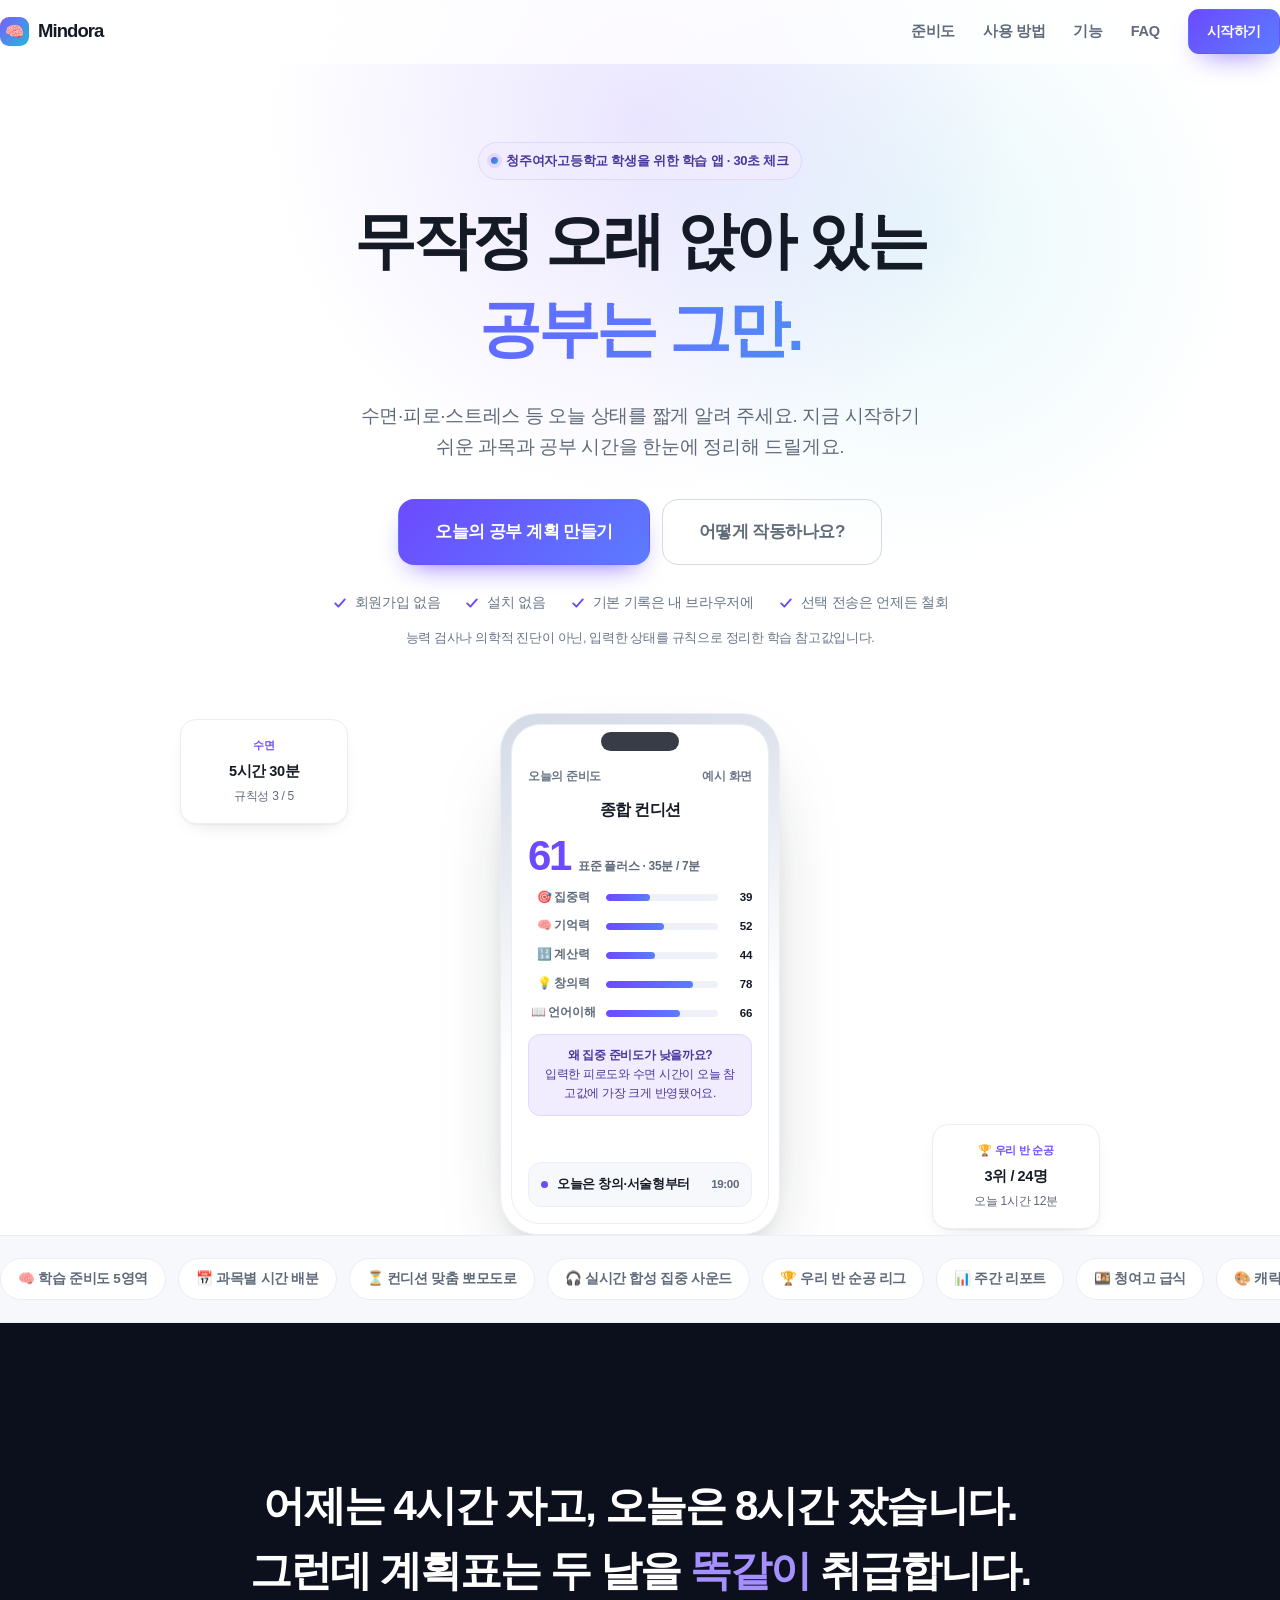
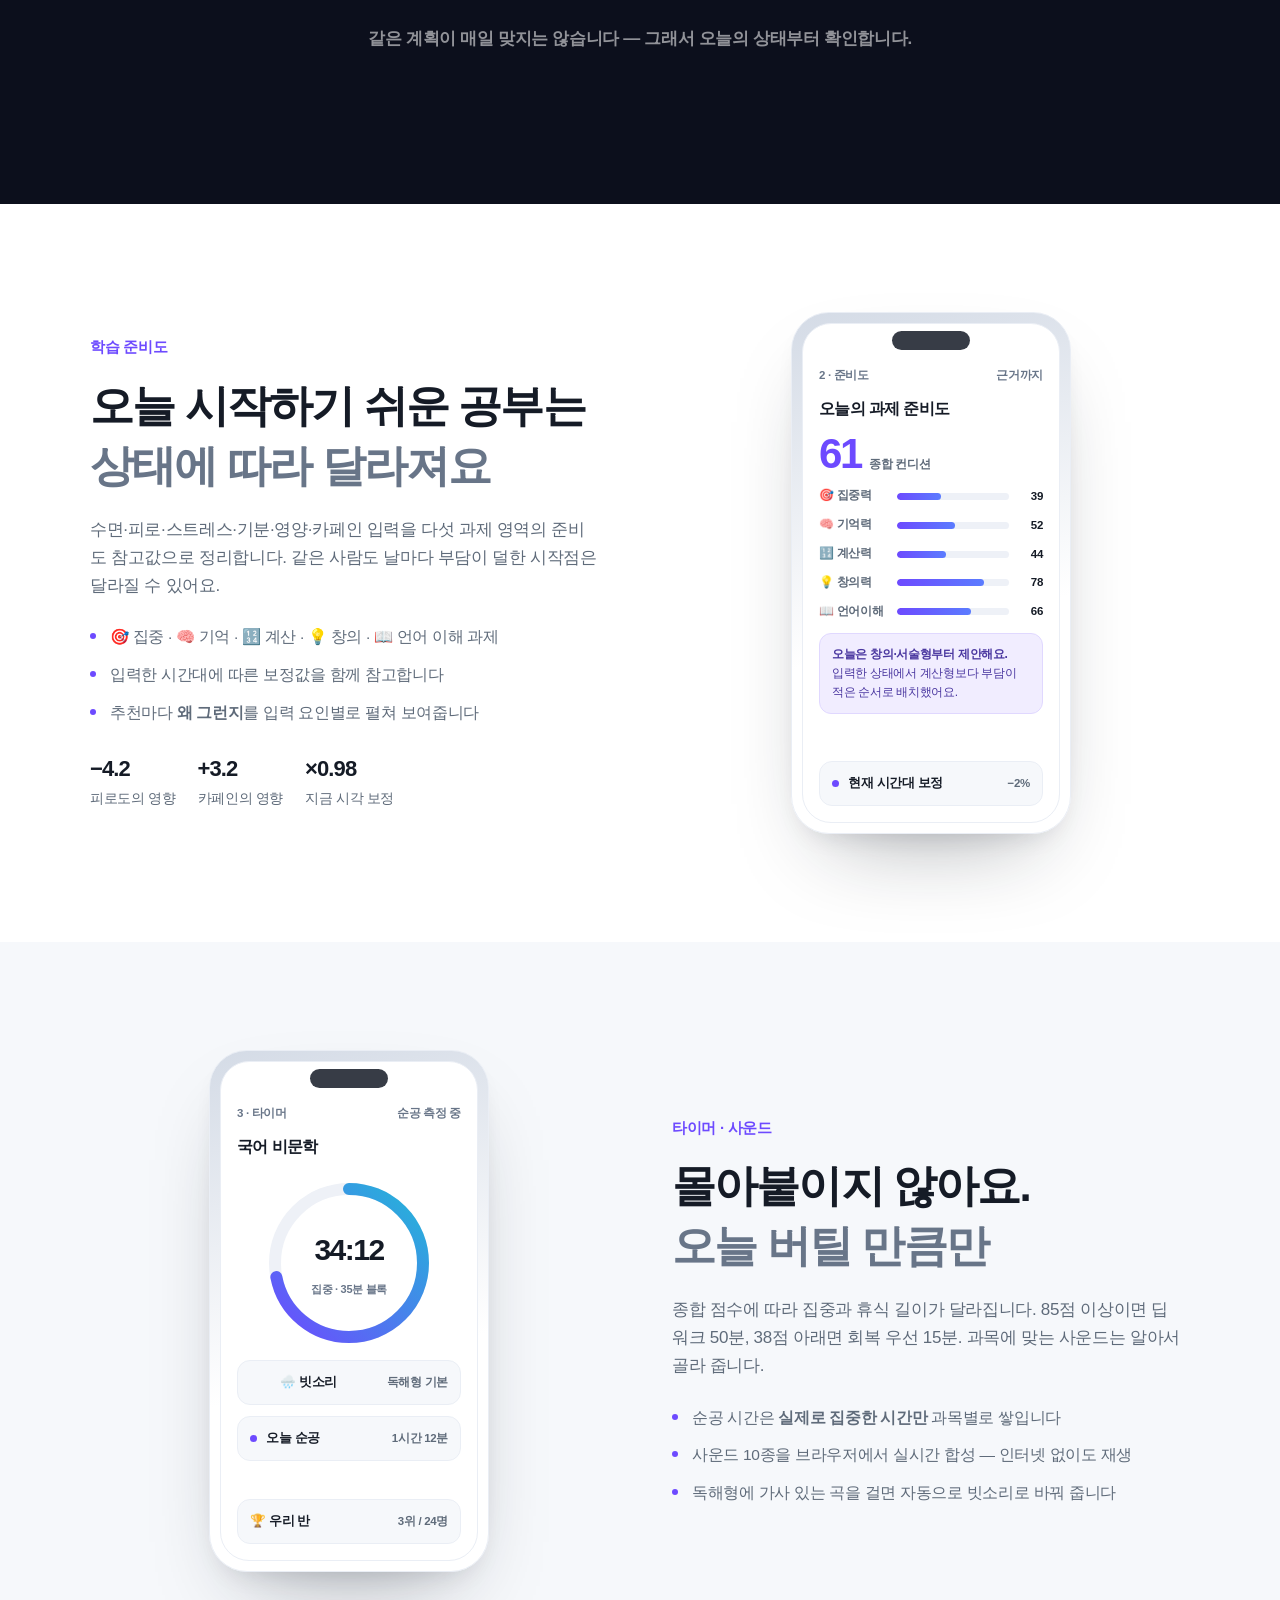
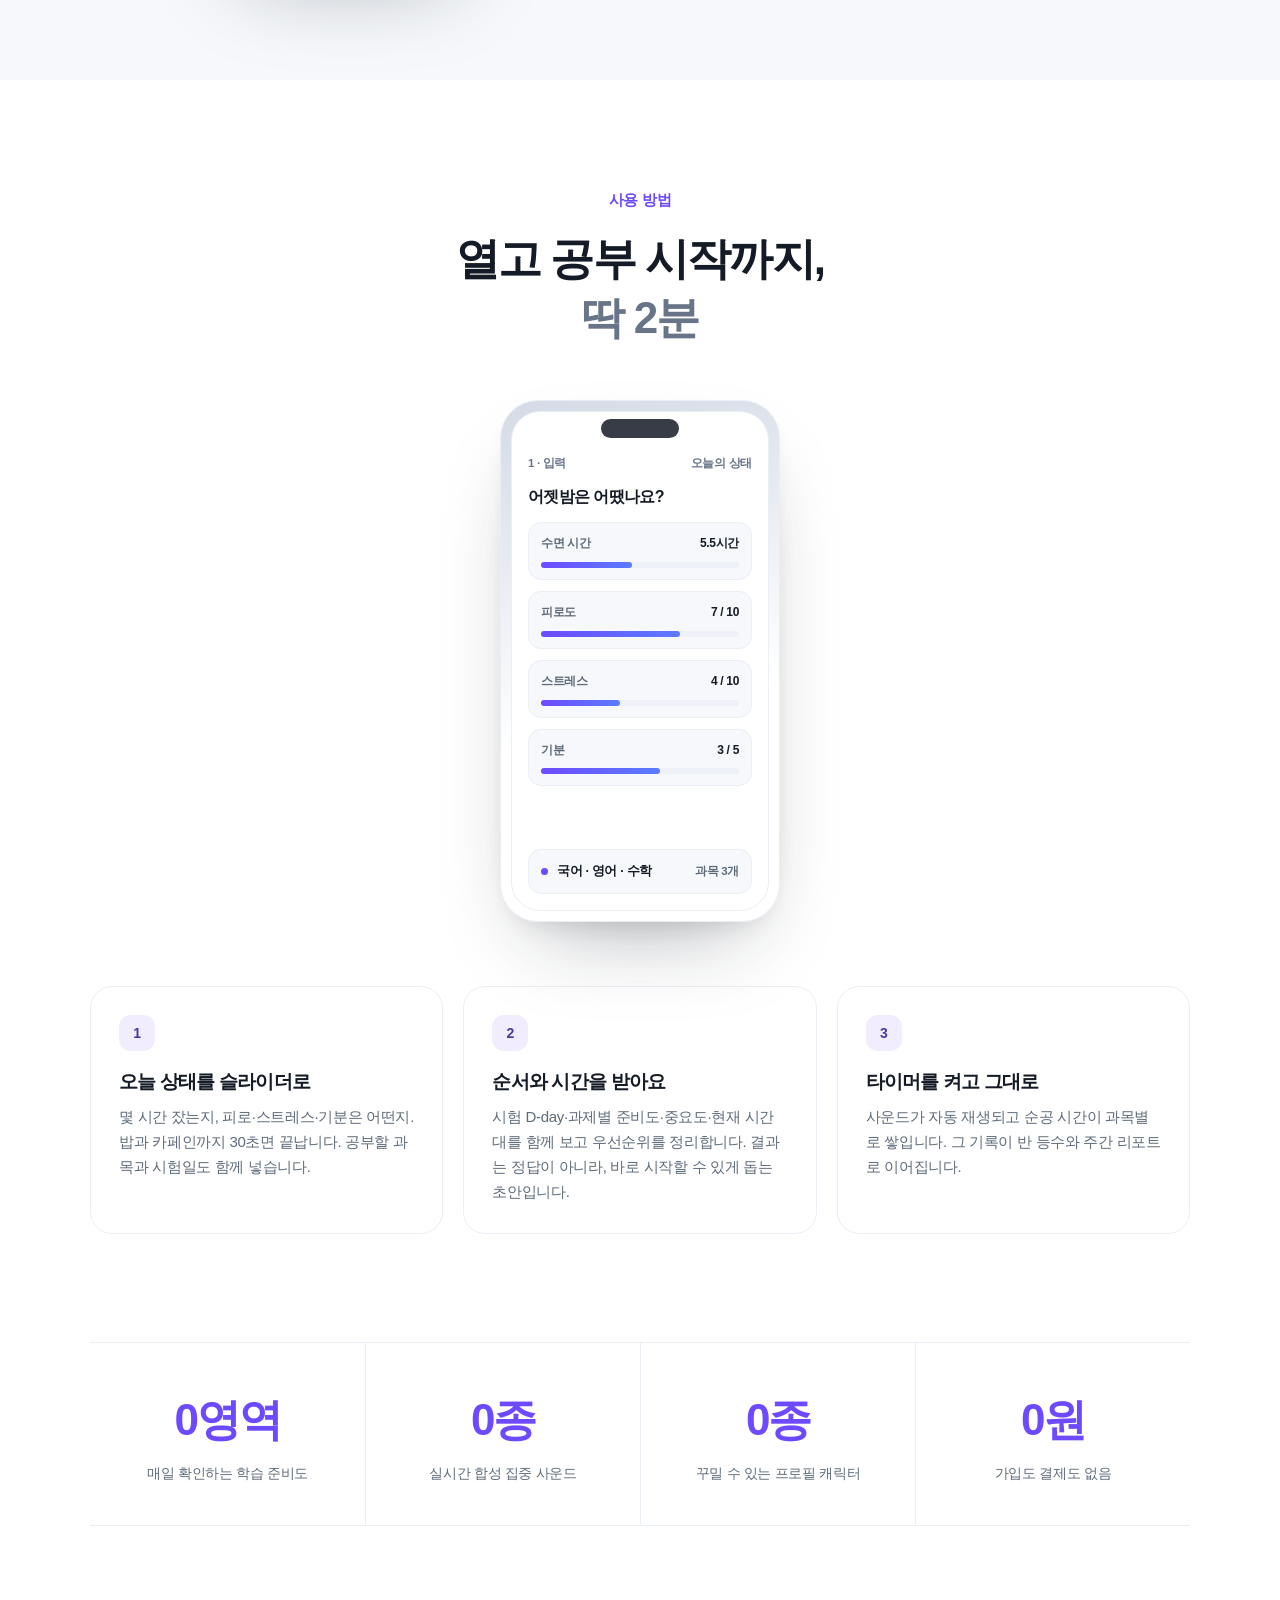
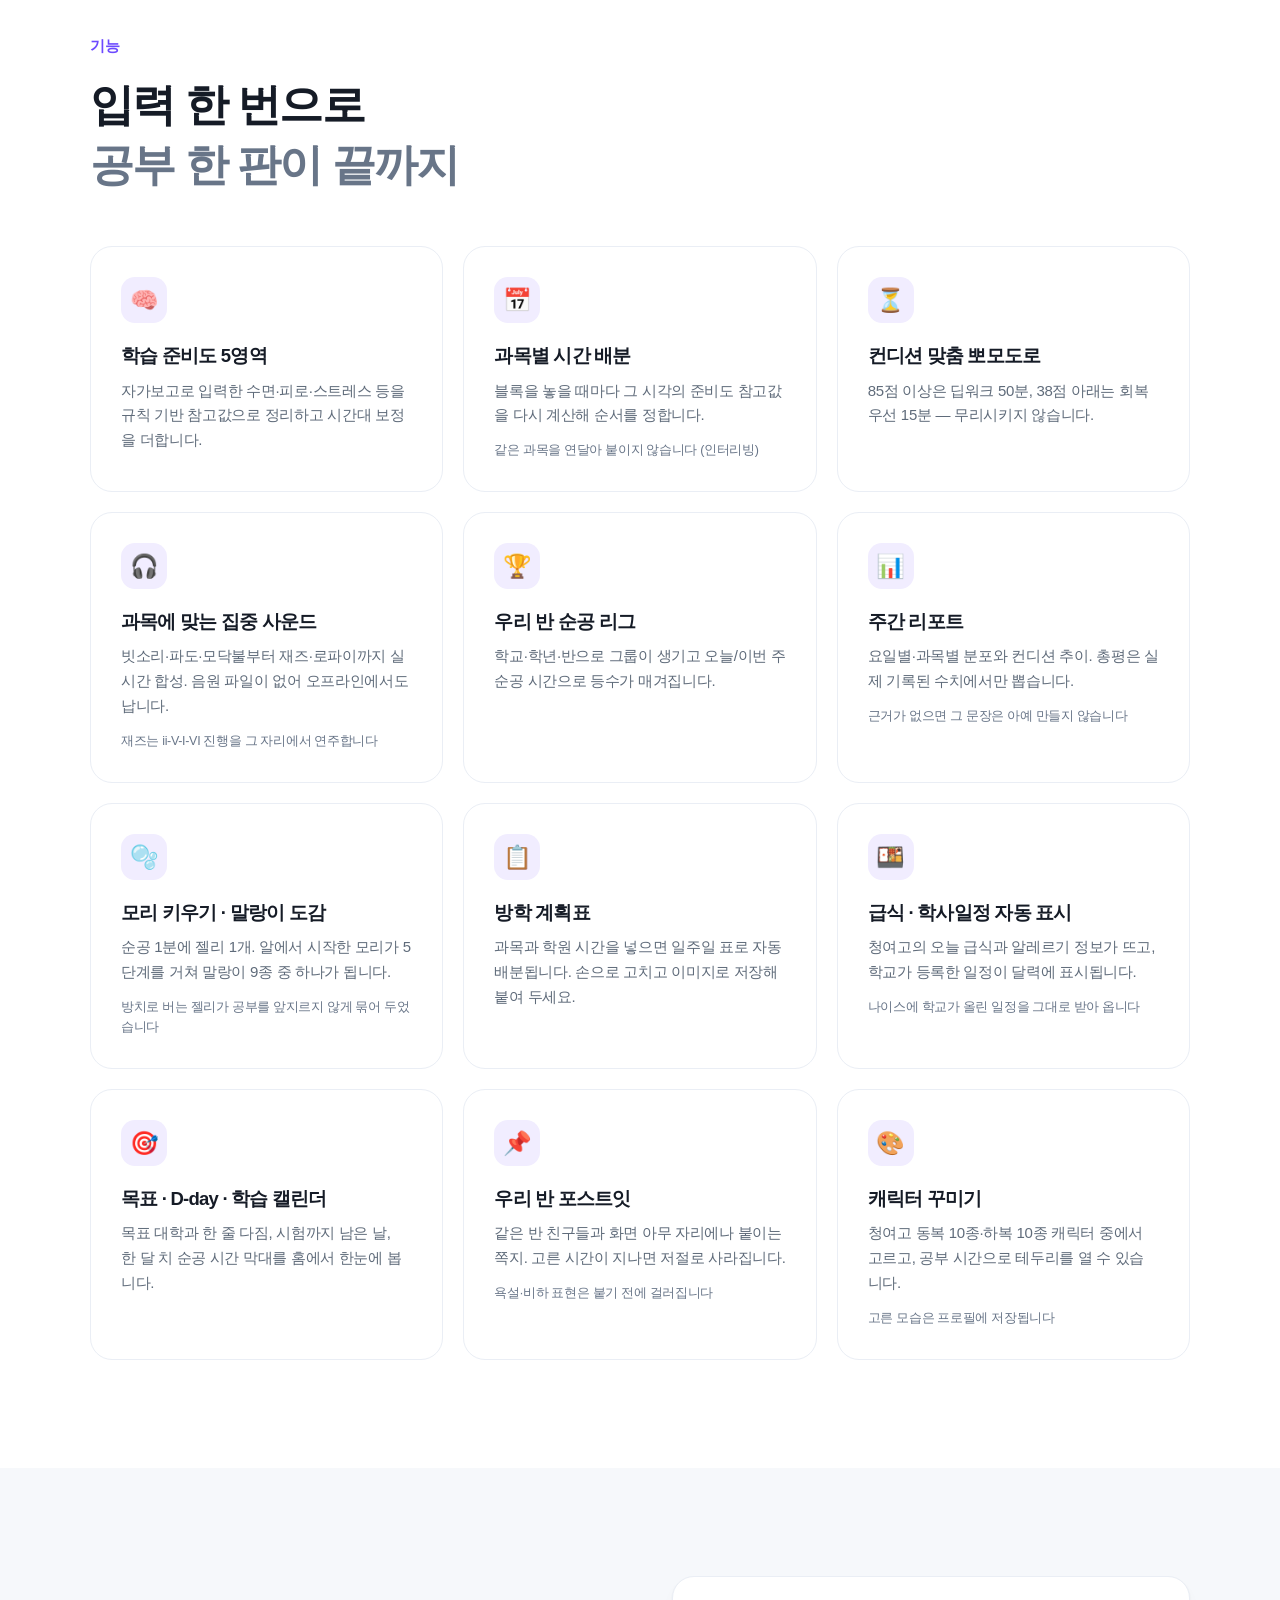
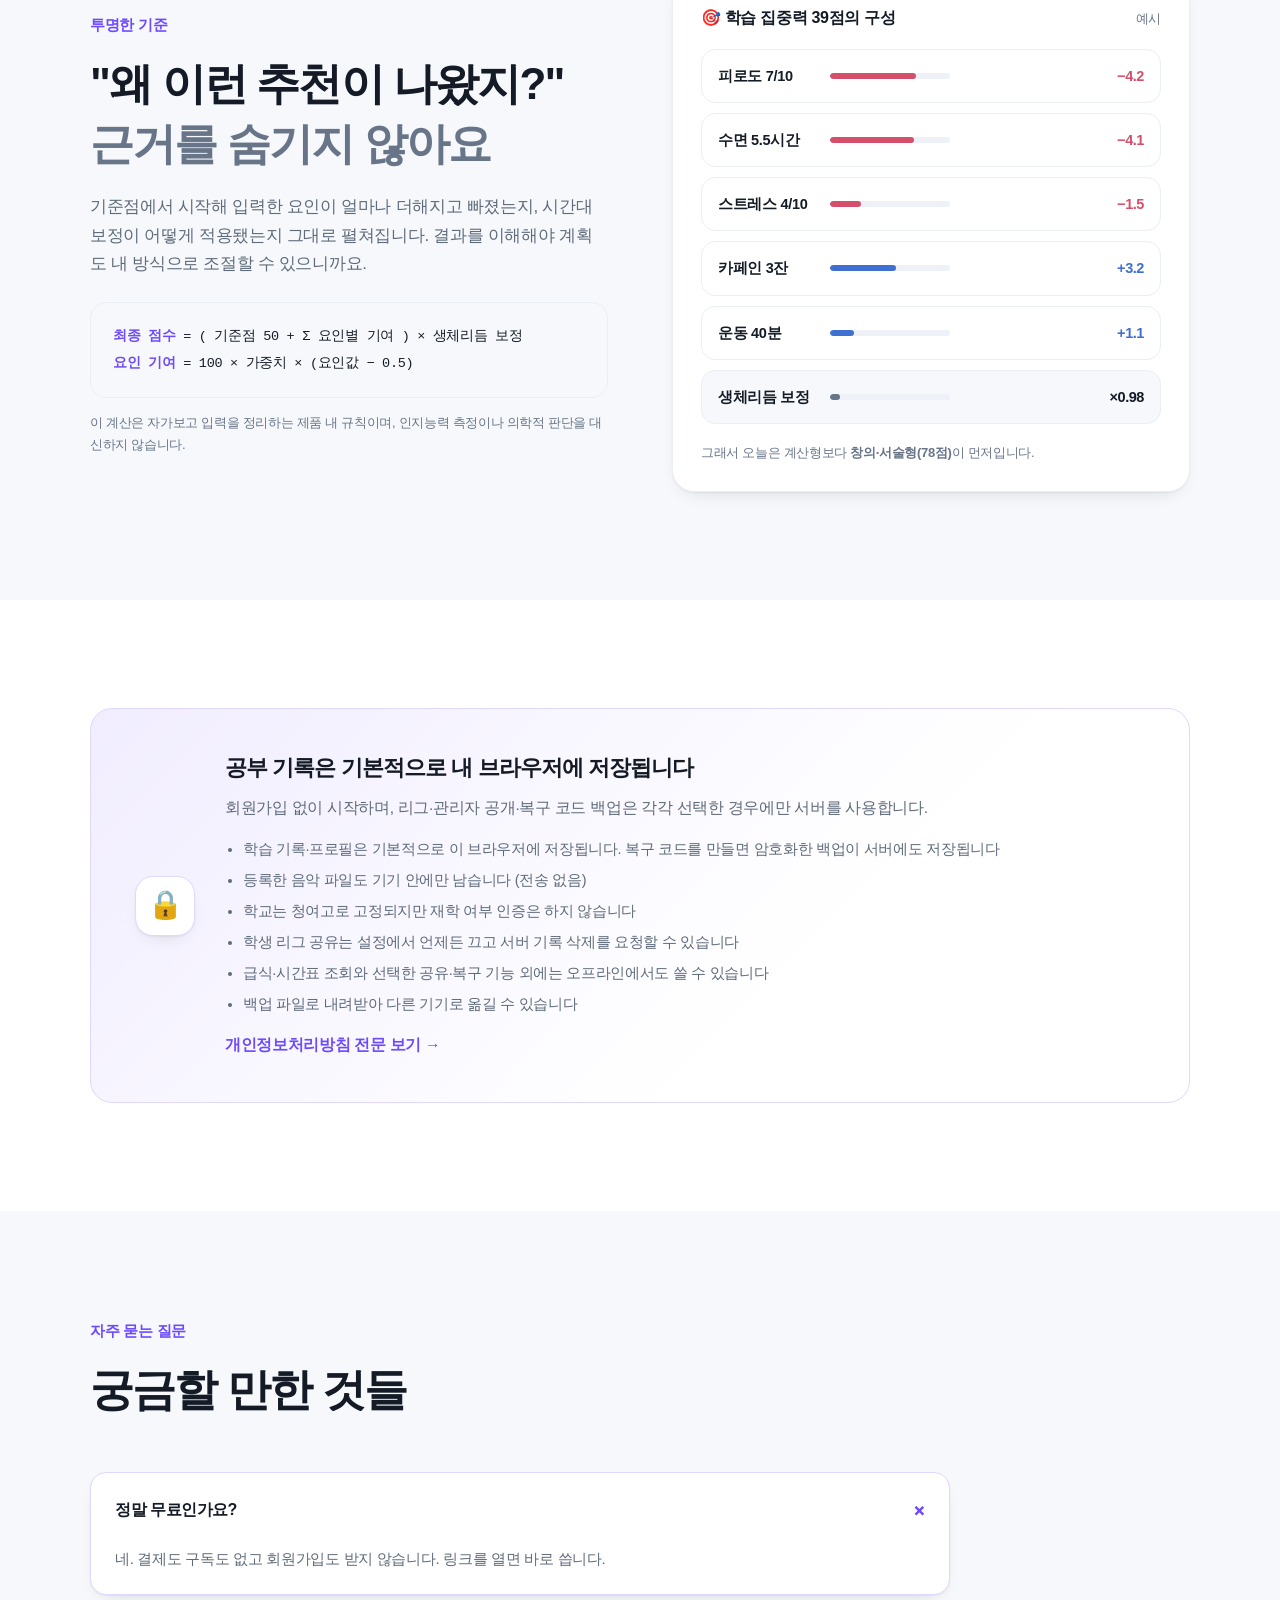
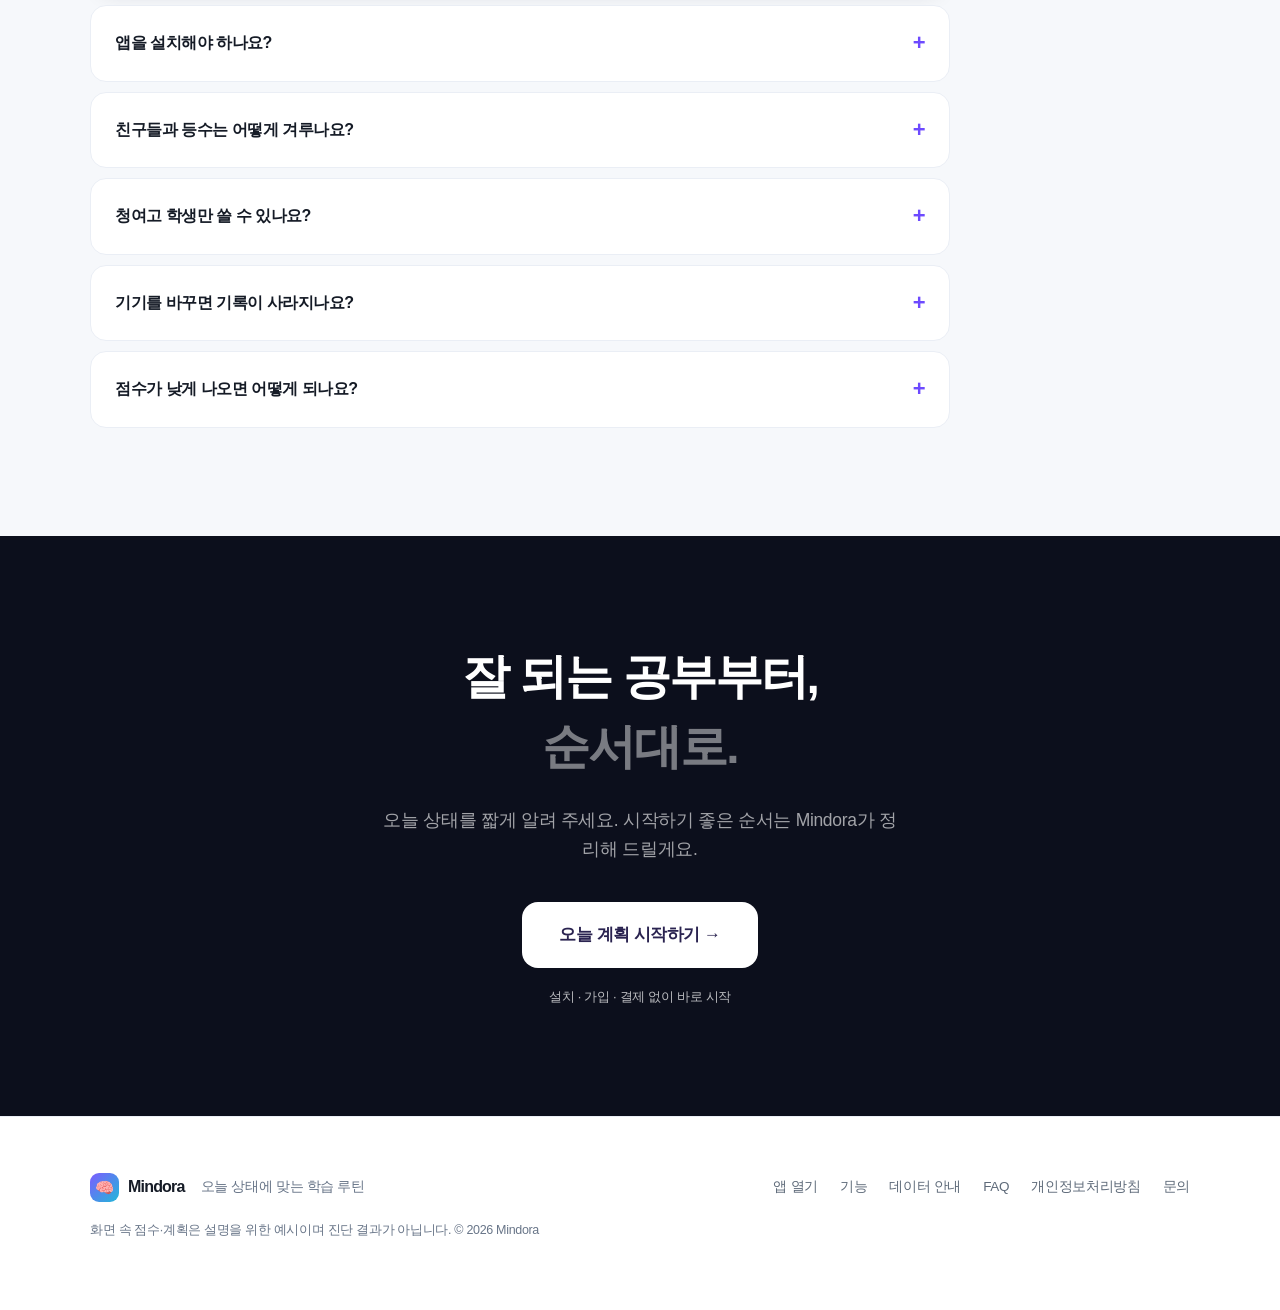
<file: landing/index.html>
<!DOCTYPE html>
<html lang="ko">
<head>
<meta charset="utf-8">
<meta name="viewport" content="width=device-width, initial-scale=1, viewport-fit=cover">
 
<title>Mindora — 오늘 상태에 맞는 공부부터</title>
<meta name="description" content="수면·피로·스트레스 등 오늘 상태를 바탕으로 학습 준비도 참고값을 만들고, 무엇부터 몇 분 공부할지 정리해 드립니다. 설치 없이 바로 시작하세요.">
<meta name="theme-color" content="#ffffff" media="(prefers-color-scheme: light)">
<meta name="theme-color" content="#0f1220" media="(prefers-color-scheme: dark)">
<link rel="canonical" href="https://www.mindora.co.kr/landing/">
<link rel="icon" href="../icon-192.png" sizes="192x192">
<link rel="apple-touch-icon" href="../apple-touch-icon.png">
<meta property="og:type" content="website">
<meta property="og:site_name" content="Mindora">
<meta property="og:locale" content="ko_KR">
<meta property="og:title" content="Mindora — 오늘 상태에 맞는 공부부터">
<meta property="og:description" content="30초 상태 체크로 지금 시작하기 쉬운 과목과 공부 시간을 정리해 보세요.">
<meta property="og:url" content="https://www.mindora.co.kr/landing/">
<!-- 카톡·디스코드·X 는 링크 카드를 1.91:1 로 그린다. 정사각 아이콘을 주면 잘리거나
     구석에 작게 박히므로 1200x630 전용 이미지를 쓴다 (tools/make-og.ps1 로 생성). -->
<meta property="og:image" content="https://www.mindora.co.kr/og-cover.png">
<meta property="og:image:width" content="1200">
<meta property="og:image:height" content="630">
<meta property="og:image:alt" content="Mindora — 무작정 오래 앉아 있는 공부는 그만. 오늘의 준비도 61점 예시 화면">
<meta name="twitter:card" content="summary_large_image">

<!-- 구조화 데이터: FAQ 는 아래 <details> 6개와 같은 내용이어야 한다.
     질문을 고치면 여기도 같이 고칠 것 — 어긋나면 구글이 무시한다. -->
<script type="application/ld+json">
{
  "@context": "https://schema.org",
  "@graph": [
    {
      "@type": "SoftwareApplication",
      "name": "Mindora",
      "url": "https://www.mindora.co.kr/",
      "applicationCategory": "EducationalApplication",
      "operatingSystem": "Web (PWA)",
      "inLanguage": "ko",
      "description": "청주여자고등학교 학생을 위한 학습 준비도·시간표·급식 웹앱입니다.",
      "image": "https://www.mindora.co.kr/og-cover.png",
      "offers": { "@type": "Offer", "price": "0", "priceCurrency": "KRW" },
      "featureList": [
        "학습 준비도 5영역 참고값",
        "과목별 시간 배분과 우선순위",
        "컨디션 맞춤 뽀모도로 타이머",
        "실시간 합성 집중 사운드 10종",
        "청여고 반 대항 순공 시간 리그",
        "주간 학습 리포트",
        "방학 계획표 자동 배분",
        "급식·학사일정 자동 표시"
      ],
      "isAccessibleForFree": true,
      "privacyPolicy": "https://www.mindora.co.kr/privacy/"
    },
    {
      "@type": "FAQPage",
      "mainEntity": [
        { "@type": "Question", "name": "정말 무료인가요?",
          "acceptedAnswer": { "@type": "Answer", "text": "네. 결제도 구독도 없고 회원가입도 받지 않습니다. 링크를 열면 바로 씁니다." } },
        { "@type": "Question", "name": "앱을 설치해야 하나요?",
          "acceptedAnswer": { "@type": "Answer", "text": "아니요, 브라우저에서 그대로 돌아갑니다. 홈 화면에 추가하면 앱처럼 전체 화면으로 열리고, 인터넷이 끊겨도 대부분의 기능이 동작합니다." } },
        { "@type": "Question", "name": "친구들과 등수는 어떻게 겨루나요?",
          "acceptedAnswer": { "@type": "Answer", "text": "청여고 학생이 리그와 학급 대항전에 각각 동의하면 학년·반별 집계가 표시됩니다. 닉네임과 학급 정보가 서버로 전송됩니다." } },
        { "@type": "Question", "name": "청여고 학생만 쓸 수 있나요?",
          "acceptedAnswer": { "@type": "Answer", "text": "청주여자고등학교의 급식·시간표·학급 기능에 맞춘 앱입니다. 현재 재학 여부를 인증하는 기능은 없습니다." } },
        { "@type": "Question", "name": "기기를 바꾸면 기록이 사라지나요?",
          "acceptedAnswer": { "@type": "Answer", "text": "기록은 기본적으로 브라우저에 저장됩니다. 백업 파일로 옮기거나 복구 코드를 직접 만든 뒤 암호화된 백업을 서버에 저장할 수 있습니다." } },
        { "@type": "Question", "name": "점수가 낮게 나오면 어떻게 되나요?",
          "acceptedAnswer": { "@type": "Answer", "text": "더 몰아붙이는 대신 집중 시간을 줄입니다. 38점 아래면 15분 집중 / 10분 휴식의 회복 우선 모드로 바뀌고, 난도 높은 과제 대신 오답노트처럼 부담이 적은 학습법을 제안합니다." } }
      ]
    }
  ]
}
</script>


<style>
/* ══════════════════════════════════════════════════════════
   Mindora 랜딩 — 심플 모션 버전 (토스 참고)
   · 색: 앱(src/css/styles.css) 토큰
   · 모션은 절제: 헤더 숨김/진행바, 페이드업 등장, 숫자 카운트업,
     흐르는 태그 띠, 카드 커서 하이라이트 정도만.
     스크롤재킹(고정 문장 넘기기)·스티키 폰 화면전환·겹치는 카드는
     "복잡하고 이상해 보인다"는 피드백으로 걷어냈다.
   · 외부 폰트/이미지 의존 없음 — 파일 하나로 열린다
   ══════════════════════════════════════════════════════════ */
:root{
  --bg:#ffffff; --soft:#f6f8fb; --surface:#ffffff;
  --line:#eaeef5; --line-2:#d4dbe6;
  
  --text:#151b26; --muted:#5f6b7a; --dim:#687588;
  
  --accent:#6d4aff; --accent-2:#5b7cff; --cyan:#22b8d8;
  --accent-soft:#f1edff; --accent-line:#e0d8ff; --accent-ink:#4a37a0;
  --track:#eef1f7;
  --ink:#0c0f1c;
  --shadow-xl:0 40px 90px -40px rgba(21,27,38,.4), 0 12px 30px -18px rgba(21,27,38,.2);
  --shadow:0 20px 50px -24px rgba(21,27,38,.26), 0 4px 12px -6px rgba(21,27,38,.1);
  --shadow-sm:0 8px 22px -14px rgba(21,27,38,.24), 0 1px 2px rgba(21,27,38,.05);
  --r:22px;
  --ease:cubic-bezier(.16,1,.3,1);
  --ease-soft:cubic-bezier(.22,.61,.36,1);
}
@media (prefers-color-scheme: dark){
  :root{
    --bg:#0f1220; --soft:#141828; --surface:#181c2b;
    --line:#272d3e; --line-2:#3a4258;
  
    --text:#e9ecf5; --muted:#aeb7cc; --dim:#909ab3;
  
    --accent:#9b83ff; --accent-2:#8fa5ff; --cyan:#5ad2ec;
    --accent-soft:#241f42; --accent-line:#413873; --accent-ink:#cabfff;
    --track:#272d3e; --ink:#06080f;
    --shadow-xl:0 40px 90px -40px rgba(0,0,0,.9), 0 12px 30px -18px rgba(0,0,0,.7);
    --shadow:0 20px 50px -24px rgba(0,0,0,.8), 0 4px 12px -6px rgba(0,0,0,.5);
    --shadow-sm:0 8px 22px -14px rgba(0,0,0,.7), 0 1px 2px rgba(0,0,0,.4);
  }
}

*,*::before,*::after{box-sizing:border-box}
html{scroll-behavior:smooth;-webkit-text-size-adjust:100%}
body{
  margin:0; background:var(--bg); color:var(--text); overflow-x:hidden;
  font-family:'Pretendard Variable',Pretendard,-apple-system,BlinkMacSystemFont,'Apple SD Gothic Neo','Segoe UI','Malgun Gothic','Noto Sans KR',sans-serif;
  font-size:16px; line-height:1.66; letter-spacing:-.02em; -webkit-font-smoothing:antialiased;
}
h1,h2,h3{margin:0; font-weight:800; line-height:1.36; letter-spacing:-.042em; text-wrap:balance}
p{margin:0; text-wrap:pretty}
a{color:inherit; text-decoration:none}
  
a:focus-visible,button:focus-visible,summary:focus-visible{outline:3px solid var(--cyan); outline-offset:3px; border-radius:9px}
  
.wrap{width:min(1100px,100% - 48px); margin-inline:auto}
@media (max-width:640px){ .wrap{width:calc(100% - 32px)} }
.soft{background:var(--soft)}

/* ── 진행 바 ────────────────────────────── */
.progress{position:fixed; top:0; left:0; height:3px; width:100%; z-index:95;
  transform:scaleX(0); transform-origin:0 50%; background:linear-gradient(90deg,var(--accent),var(--cyan))}

/* ── 헤더 ───────────────────────────────── */
.topbar{
  position:fixed; inset:0 0 auto; height:64px; z-index:90; display:flex; align-items:center;
  background:color-mix(in srgb,var(--bg) 76%,transparent);
  backdrop-filter:saturate(180%) blur(16px); -webkit-backdrop-filter:saturate(180%) blur(16px);
  border-bottom:1px solid transparent;
  transition:transform .5s var(--ease), border-color .3s, background .3s;
}
.topbar.stuck{border-bottom-color:var(--line)}
.topbar.hide{transform:translateY(-100%)}
.topbar-inner{display:flex; align-items:center; gap:20px; width:100%}
.brand{display:flex; align-items:center; gap:9px; font-weight:800; font-size:18.5px; letter-spacing:-.05em}
.brand-mark{width:29px; height:29px; border-radius:9px; flex:none}
.nav{margin-left:auto; display:flex; align-items:center; gap:28px}
.nav a{color:var(--muted); font-size:14.5px; font-weight:600; transition:color .2s}
.nav a:hover{color:var(--text)}
@media (max-width:900px){ .nav a:not(.btn){display:none} }

/* ── 버튼 ───────────────────────────────── */
.btn{
  --lift:0px;
  display:inline-flex; align-items:center; justify-content:center; gap:8px;
  padding:15px 28px; border-radius:14px; border:1px solid transparent;
  background:var(--soft); color:var(--text); font:inherit; font-size:16px; font-weight:700;
  letter-spacing:-.03em; cursor:pointer; white-space:nowrap; position:relative; overflow:hidden;
  transform:translateY(var(--lift));
  transition:transform .4s var(--ease), box-shadow .4s var(--ease), background .25s;
}
.btn:hover{--lift:-2px}
.btn:active{--lift:0; transition-duration:.09s}
  
.btn.primary{background:linear-gradient(135deg,var(--accent),var(--accent-2)); color:#fff;
  
  box-shadow:0 12px 28px -14px color-mix(in srgb,var(--accent) 95%,transparent)}
.btn.primary:hover{box-shadow:0 20px 40px -16px color-mix(in srgb,var(--accent) 95%,transparent)}
.btn.primary::after{content:''; position:absolute; inset:0; opacity:0; transition:opacity .4s;
  background:radial-gradient(140px 70px at var(--mx,50%) var(--my,50%),rgba(255,255,255,.32),transparent 70%)}
.btn.primary:hover::after{opacity:1}
.btn.line{background:transparent; border-color:var(--line-2); color:var(--muted)}
.btn.line:hover{color:var(--text); background:var(--soft)}
.btn.sm{padding:10px 18px; font-size:14px; border-radius:11px}
.btn.lg{padding:18px 36px; font-size:17px; border-radius:16px}
.btn.white{background:#fff; color:#2a2350}

/* ── 섹션 리듬 (여백을 크게) ────────────── */
  
section{padding:108px 0; position:relative}
@media (max-width:820px){ section{padding:68px 0} }
  
.label{display:block; font-size:15px; font-weight:800; color:var(--accent); letter-spacing:-.02em; margin-bottom:16px}
.h2{font-size:clamp(27px,4.6vw,44px)}
.h2 .gray{color:var(--dim)}
.lead{color:var(--muted); font-size:17px; margin-top:20px; max-width:30em}
.sec-head{max-width:700px; margin-bottom:52px}
.center{text-align:center; margin-inline:auto}

/* ── 등장 모션: 페이드업 하나로 통일 ─────── */
.js .up{opacity:0; transform:translateY(28px); transition:opacity .8s var(--ease-soft), transform .9s var(--ease)}
.js .up.in{opacity:1; transform:none}
.js [data-stagger] > *{opacity:0; transform:translateY(24px); transition:opacity .75s var(--ease-soft), transform .85s var(--ease)}
.js [data-stagger].in > *{opacity:1; transform:none}
.mask{display:block; overflow:hidden; padding-bottom:.1em}
.mask > span{display:block}
.js .mask > span{transform:translateY(112%); transition:transform 1.05s var(--ease); transition-delay:var(--d,0ms)}
.js .mask.in > span{transform:none}

/* ══ 히어로 ═══════════════════════════════ */
  
.hero{padding:142px 0 0; text-align:center; overflow:hidden; isolation:isolate}
.hero::before{content:''; position:absolute; z-index:-1; inset:0 0 auto; height:680px; pointer-events:none;
  background:radial-gradient(circle at 50% 18%,color-mix(in srgb,var(--accent) 14%,transparent),transparent 44%),
             radial-gradient(circle at 72% 35%,color-mix(in srgb,var(--cyan) 10%,transparent),transparent 32%)}
.hero-kicker{display:inline-flex; align-items:center; gap:8px; padding:7px 12px; margin-bottom:20px;
  border:1px solid var(--accent-line); border-radius:999px; background:color-mix(in srgb,var(--accent-soft) 76%,transparent);
  color:var(--accent-ink); font-size:13px; font-weight:800; letter-spacing:-.02em}
.hero-kicker::before{content:''; width:7px; height:7px; border-radius:50%; background:linear-gradient(135deg,var(--accent),var(--cyan)); box-shadow:0 0 0 4px color-mix(in srgb,var(--accent) 12%,transparent)}
.hero h1{font-size:clamp(33px,6.4vw,62px); line-height:1.32; letter-spacing:-.05em}
.hero h1 .accent{background:linear-gradient(100deg,var(--accent),var(--accent-2) 54%,var(--cyan)); -webkit-background-clip:text; background-clip:text; color:transparent}
  
.hero .sub{color:var(--muted); font-size:clamp(16px,2vw,19px); margin:24px auto 0; max-width:30em}
.hero-cta{display:flex; justify-content:center; flex-wrap:wrap; gap:12px; margin-top:36px}
.hero-trust{display:flex; justify-content:center; flex-wrap:wrap; gap:8px 24px; margin-top:26px; color:var(--dim); font-size:14px}
.hero-trust span{display:inline-flex; align-items:center; gap:7px}

.hero-note{max-width:600px; margin:14px auto 0; color:var(--dim); font-size:12.5px}
  
.tick{width:16px; height:16px; color:var(--accent); flex:none}

/* 히어로 이미지 영역 — 폰 하나 + 양옆 카드 둘, 겹침 없이 나란히 */
.hero-shot{margin:64px auto 0; max-width:920px; display:flex; align-items:center; justify-content:center; gap:26px}
@keyframes floaty{0%,100%{transform:translateY(0)}50%{transform:translateY(-10px)}}
.floaty{animation:floaty 5.5s var(--ease-soft) infinite}
@media (prefers-reduced-motion: reduce){ .floaty{animation:none} }

/* 폰 양옆 카드 — absolute 없이 순수 flex라 어떤 화면에서도 안 겹친다.
   기본 위치부터 하나는 위, 하나는 아래로 어긋나게 두고(align-self),
   스크롤을 내리면 위 카드는 더 위로, 아래 카드는 더 아래로 벌어진다(JS 패럴랙스, data-p). */
.side-card{
  flex:none; width:168px; background:var(--surface); border:1px solid var(--line); border-radius:16px;
  padding:16px 17px; box-shadow:var(--shadow-sm); font-size:12.5px;
  will-change:transform;   /* transform 은 스크롤마다 JS 가 직접 넣는다 — transition 을 걸면 서로 싸워서 끊긴다 */
}
.side-card.up-card{align-self:flex-start; margin-top:6px}
.side-card.down-card{align-self:flex-end; margin-bottom:6px}
.side-card .k{display:block; font-size:11px; font-weight:800; color:var(--accent); margin-bottom:5px}
.side-card b{display:block; font-size:14.5px; font-weight:800; letter-spacing:-.03em; margin-bottom:3px}
.side-card span{color:var(--muted); font-size:12px}
@media (max-width:900px){ .side-card{display:none} }

/* ── 기기 목업 ──────────────────────────── */
.phone{
  width:280px; margin-inline:auto; border-radius:38px; padding:10px; position:relative;
  background:linear-gradient(165deg,var(--line-2),var(--surface) 60%);
  box-shadow:var(--shadow-xl); border:1px solid var(--line);
}
.phone::before{content:''; position:absolute; top:18px; left:50%; transform:translateX(-50%);
  width:78px; height:19px; border-radius:99px; background:var(--text); opacity:.85; z-index:3}
.screen{position:relative; height:500px; border-radius:29px; overflow:hidden;
  background:var(--surface); border:1px solid var(--line)}
.scr{padding:42px 16px 16px; display:flex; flex-direction:column; gap:11px; height:100%}

.scr-h{display:flex; justify-content:space-between; font-size:11.5px; color:var(--dim); font-weight:700}
.scr-t{font-size:16px; font-weight:800; letter-spacing:-.04em}
.field{background:var(--soft); border:1px solid var(--line); border-radius:13px; padding:11px 12px}
.field b{display:block; font-size:12px; color:var(--muted); font-weight:600; margin-bottom:8px}
.field .v{float:right; color:var(--text); font-weight:800}
.slider{height:6px; border-radius:99px; background:var(--track); position:relative}
.slider i{position:absolute; left:0; top:0; bottom:0; border-radius:99px;
  background:linear-gradient(90deg,var(--accent),var(--accent-2)); display:block}
.total{display:flex; align-items:baseline; gap:8px}
.total em{font-style:normal; font-size:42px; font-weight:800; letter-spacing:-.055em; line-height:1; color:var(--accent)}
.total small{font-size:12px; color:var(--muted); font-weight:700}
.abil{display:grid; gap:9px}
.abil-row{display:grid; grid-template-columns:70px 1fr 26px; align-items:center; gap:8px; font-size:12px}
.abil-row b{font-weight:600; color:var(--muted)}
.abil-row i{font-style:normal; text-align:right; font-weight:800; font-size:11.5px}
.bar{height:7px; border-radius:99px; background:var(--track); overflow:hidden}
.bar>span{display:block; height:100%; border-radius:99px; background:linear-gradient(90deg,var(--accent),var(--accent-2))}
.why{padding:11px 12px; border-radius:12px; background:var(--accent-soft); border:1px solid var(--accent-line);
  color:var(--accent-ink); font-size:12px; line-height:1.6}
.row{display:flex; align-items:center; gap:9px; padding:11px 12px; border-radius:13px;
  background:var(--soft); border:1px solid var(--line); font-size:12.5px}
.row .m{margin-left:auto; color:var(--muted); font-size:11.5px; font-weight:700}
.dot{width:7px; height:7px; border-radius:50%; background:var(--accent); animation:pulse 1.9s var(--ease-soft) infinite}
@keyframes pulse{0%,100%{opacity:1;transform:scale(1)}50%{opacity:.35;transform:scale(.75)}}
.timer{display:grid; place-items:center; margin:8px 0 2px; position:relative}
.timer svg{transform:rotate(-90deg)}
.timer .ring-bg{stroke:var(--track)}
.timer .ring{stroke:url(#ring); stroke-linecap:round}
.timer .t{position:absolute; text-align:center}
.timer .t b{display:block; font-size:30px; font-weight:800; letter-spacing:-.05em; font-variant-numeric:tabular-nums}
.timer .t span{font-size:11px; color:var(--dim); font-weight:700}
.eq{display:flex; align-items:flex-end; gap:3px; height:15px}
.eq i{width:3px; border-radius:2px; background:var(--accent); animation:eq 1.1s var(--ease-soft) infinite}
.eq i:nth-child(2){animation-delay:.16s}.eq i:nth-child(3){animation-delay:.32s}.eq i:nth-child(4){animation-delay:.1s}
@keyframes eq{0%,100%{height:4px}50%{height:15px}}

/* ── 흐르는 띠 ──────────────────────────── */
.marquee{padding:22px 0; border-block:1px solid var(--line); overflow:hidden; background:var(--soft)}
.mq{display:flex; gap:12px; width:max-content; animation:mq 38s linear infinite}
.marquee:hover .mq{animation-play-state:paused}
@keyframes mq{to{transform:translateX(-50%)}}
.chip{display:inline-flex; align-items:center; gap:7px; padding:9px 17px; border-radius:999px;
  background:var(--surface); border:1px solid var(--line); font-size:13.5px; font-weight:700;
  color:var(--muted); white-space:nowrap}

/* ══ 다크 인용 섹션 (스크롤재킹 없이, 그냥 한 번 떠오른다) ══ */
.quote{background:var(--ink); color:#fff; padding:150px 0}
.quote p{font-size:clamp(24px,4.4vw,42px); font-weight:800; letter-spacing:-.045em; line-height:1.55; text-align:center}
.quote em{font-style:normal; color:#a68fff}
.quote small{display:block; margin-top:22px; font-size:clamp(14px,1.7vw,17px); font-weight:600;
  color:rgba(255,255,255,.55); letter-spacing:-.02em; text-align:center}

/* ══ 교차 배치 섹션 ═══════════════════════ */
.alt{display:grid; grid-template-columns:1fr 1fr; gap:64px; align-items:center}
  
.alt > *{min-width:0}
  
.alt.rev .alt-media{order:-1}
@media (max-width:900px){ .alt{grid-template-columns:1fr; gap:44px} .alt.rev .alt-media{order:0} }
.bullets{margin:24px 0 0; padding:0; list-style:none; display:grid; gap:12px}
.bullets li{position:relative; padding-left:20px; color:var(--muted); font-size:15.5px}
.bullets li::before{content:''; position:absolute; left:0; top:9px; width:6px; height:6px; border-radius:50%; background:var(--accent)}
.stat-mini{display:flex; gap:22px; margin-top:26px; flex-wrap:wrap}
.stat-mini div{font-size:13.5px; color:var(--muted)}
.stat-mini b{display:block; font-size:22px; font-weight:800; color:var(--text); letter-spacing:-.04em}

/* ══ 사용 방법 3단계 — 스티키/전환 없이 카드 3개 ══ */
.step-shot{margin-bottom:64px}
.steps{display:grid; grid-template-columns:repeat(3,1fr); gap:20px}
@media (max-width:860px){ .steps{grid-template-columns:1fr} }
.step{background:var(--surface); border:1px solid var(--line); border-radius:var(--r); padding:28px}
.step .n{display:inline-grid; place-items:center; width:36px; height:36px; border-radius:12px;
  background:var(--accent-soft); color:var(--accent-ink); font-weight:800; font-size:14px; margin-bottom:18px}
.step h3{font-size:19px; margin-bottom:10px}
.step p{color:var(--muted); font-size:15px}

/* ══ 지표 ════════════════════════════════ */
.stats{display:grid; grid-template-columns:repeat(4,1fr); border-top:1px solid var(--line); border-bottom:1px solid var(--line)}
@media (max-width:760px){ .stats{grid-template-columns:repeat(2,1fr)} .stats > div:nth-child(-n+2){border-bottom:1px solid var(--line)} }
.stats > div{padding:40px 20px; text-align:center; border-left:1px solid var(--line)}
.stats > div:first-child{border-left:0}
@media (max-width:760px){ .stats > div:nth-child(odd){border-left:0} }
.stats b{display:block; font-size:clamp(30px,4.4vw,44px); font-weight:800; letter-spacing:-.05em;
  color:var(--accent); font-variant-numeric:tabular-nums}
.stats span{display:block; margin-top:6px; font-size:14px; color:var(--muted)}

/* ══ 기능 카드 ═══════════════════════════ */
.feat-grid{display:grid; grid-template-columns:repeat(3,1fr); gap:20px}
@media (max-width:920px){ .feat-grid{grid-template-columns:repeat(2,1fr)} }
@media (max-width:600px){ .feat-grid{grid-template-columns:1fr} }
.feat{background:var(--surface); border:1px solid var(--line); border-radius:var(--r); padding:30px;
  position:relative; overflow:hidden;
  transition:transform .5s var(--ease), box-shadow .5s var(--ease), border-color .3s}
.feat::before{content:''; position:absolute; inset:0; opacity:0; transition:opacity .45s;
  background:radial-gradient(300px 220px at var(--mx,50%) var(--my,0%),color-mix(in srgb,var(--accent) 11%,transparent),transparent 70%)}
.feat:hover{transform:translateY(-6px); box-shadow:var(--shadow); border-color:var(--accent-line)}
.feat:hover::before{opacity:1}
.feat .ico{width:46px; height:46px; border-radius:14px; display:grid; place-items:center; font-size:23px;
  background:var(--accent-soft); margin-bottom:20px; transition:transform .55s var(--ease)}
.feat:hover .ico{transform:translateY(-3px) rotate(-7deg) scale(1.06)}
.feat h3{font-size:18.5px; margin-bottom:10px; position:relative}
.feat p{color:var(--muted); font-size:15px; position:relative}
.feat .note{display:block; margin-top:12px; font-size:12.5px; color:var(--dim); position:relative}

/* ══ 근거 ════════════════════════════════ */
  
.formula{max-width:100%; background:var(--soft); border:1px solid var(--line); border-radius:16px; padding:20px 22px; margin-top:24px;
  font-family:ui-monospace,SFMono-Regular,'Cascadia Mono',Consolas,monospace; font-size:13.5px; line-height:2;
  overflow-x:auto; white-space:pre}
.formula .k{color:var(--accent); font-weight:700}
.disclaimer{margin-top:14px; color:var(--dim); font-size:13px}
@media (max-width:600px){.formula{padding:16px; font-size:11.5px; line-height:1.8; white-space:pre-wrap; overflow-wrap:anywhere}}
  
.reason{display:grid; gap:10px}
.reason-row{display:flex; align-items:center; gap:12px; padding:14px 16px; border:1px solid var(--line);
  border-radius:14px; background:var(--surface); font-size:14.5px}
.reason-row .lbl{font-weight:600; min-width:100px}
.mini{flex:1; max-width:120px; height:6px; border-radius:99px; background:var(--track); overflow:hidden}
.mini i{display:block; height:100%; width:0; border-radius:99px; transition:width 1.2s var(--ease); transition-delay:var(--d,0ms)}
.reason.in .mini i{width:var(--w)}
.val{margin-left:auto; font-weight:800; font-variant-numeric:tabular-nums; letter-spacing:-.03em}
.val.up{color:#3f6fd1} .val.down{color:#d4506a}
@media (prefers-color-scheme: dark){ .val.up{color:#85a9f2} .val.down{color:#ff7f95} }

/* ══ 프라이버시 ══════════════════════════ */
.privacy{border:1px solid var(--accent-line); border-radius:var(--r); padding:44px;
  background:linear-gradient(135deg,var(--accent-soft),transparent 65%),var(--surface);
  display:grid; grid-template-columns:auto 1fr; gap:30px; align-items:center}
@media (max-width:720px){ .privacy{grid-template-columns:1fr; padding:28px; gap:20px} }
.privacy .lock{width:60px; height:60px; border-radius:18px; display:grid; place-items:center; font-size:28px;
  background:var(--surface); border:1px solid var(--accent-line); box-shadow:var(--shadow-sm)}
.privacy h3{font-size:22px; margin-bottom:12px}
.privacy p{color:var(--muted); font-size:15.5px}
.privacy ul{margin:16px 0 0; padding-left:18px; color:var(--muted); font-size:14.5px; display:grid; gap:7px}

/* ══ FAQ ═════════════════════════════════ */
.faq{display:grid; gap:10px; max-width:860px}
details{border:1px solid var(--line); border-radius:16px; background:var(--surface); overflow:hidden;
  transition:border-color .3s, box-shadow .3s}
details[open]{border-color:var(--accent-line); box-shadow:var(--shadow-sm)}
summary{list-style:none; cursor:pointer; padding:19px 24px; font-weight:700; font-size:16px;
  display:flex; align-items:center; gap:12px; letter-spacing:-.03em}
summary::-webkit-details-marker{display:none}
summary::after{content:'+'; margin-left:auto; color:var(--accent); font-size:22px; transition:transform .4s var(--ease)}
details[open] summary::after{transform:rotate(135deg)}
.ans{display:grid; grid-template-rows:0fr; transition:grid-template-rows .45s var(--ease)}
details[open] .ans{grid-template-rows:1fr}
.ans > div{overflow:hidden}
.ans p{padding:0 24px 22px; color:var(--muted); font-size:15px}

/* ══ 마무리 (다크) ═══════════════════════ */
.final{background:var(--ink); color:#fff; text-align:center; overflow:hidden}
.final h2{font-size:clamp(28px,5.2vw,48px); line-height:1.36}
.final .gray{color:rgba(255,255,255,.45)}
.final p{color:rgba(255,255,255,.62); font-size:17.5px; margin:22px auto 0; max-width:30em}
.final .btn{margin-top:38px}
  
.final small{display:block; margin-top:18px; color:rgba(255,255,255,.72); font-size:13px}
  

/* ══ 푸터 ════════════════════════════════ */
footer{padding:56px 0 70px; border-top:1px solid var(--line)}
.foot{display:flex; flex-wrap:wrap; align-items:center; gap:16px; color:var(--dim); font-size:13.5px}
.foot .brand{font-size:16px; color:var(--text)}
.foot nav{margin-left:auto; display:flex; gap:22px}
.foot nav a{color:var(--muted)}
.foot nav a:hover{color:var(--accent)}

/* ══ 모션 최소화 존중 / JS 없을 때 ═══════ */
@media (prefers-reduced-motion: reduce){
  html{scroll-behavior:auto}
  *,*::before,*::after{animation:none !important; transition-duration:.01ms !important}
  .js .up,.js [data-stagger] > *{opacity:1 !important; transform:none !important}
  .js .mask > span{transform:none !important}
}
</style>
</head>
<body>
<script>document.documentElement.classList.add('js');</script>

<i class="progress" id="progress" aria-hidden="true"></i>
<svg width="0" height="0" style="position:absolute" aria-hidden="true"><defs>
  <linearGradient id="mk" x1="0" y1="0" x2="1" y2="1"><stop offset="0%" stop-color="#7c5cff"/><stop offset="100%" stop-color="#22b8d8"/></linearGradient>
  <linearGradient id="ring" x1="0" y1="0" x2="1" y2="1"><stop offset="0%" stop-color="#6d4aff"/><stop offset="100%" stop-color="#22b8d8"/></linearGradient>
</defs></svg>

<header class="topbar" id="topbar">
  <div class="wrap topbar-inner">
    <a class="brand" href="#top">
      <svg class="brand-mark" viewBox="0 0 512 512" aria-hidden="true"><rect width="512" height="512" rx="112" fill="url(#mk)"/><text x="256" y="358" font-size="272" text-anchor="middle">🧠</text></svg>Mindora
    </a>
    <nav class="nav">
  
      <a href="#brain">준비도</a><a href="#flow">사용 방법</a><a href="#features">기능</a><a href="#faq">FAQ</a>
      <a class="btn primary sm" href="../?start=1">시작하기</a>
  
    </nav>
  </div>
</header>

<main id="top">

  <!-- ══ 히어로 ══════════════════════════ -->
  <section class="hero">
    <div class="wrap">
  
      <div class="hero-kicker up">청주여자고등학교 학생을 위한 학습 앱 · 30초 체크</div>
      <h1>
        <span class="mask" style="--d:40ms"><span>무작정 오래 앉아 있는</span></span>
        <span class="mask" style="--d:150ms"><span class="accent">공부는 그만.</span></span>
      </h1>
      <p class="sub up">수면·피로·스트레스 등 오늘 상태를 짧게 알려 주세요. 지금 시작하기 쉬운 과목과
        공부 시간을 한눈에 정리해 드릴게요.</p>
      <div class="hero-cta up">
        <a class="btn primary lg" href="../?start=1">오늘의 공부 계획 만들기</a>
  
        <a class="btn line lg" href="#flow">어떻게 작동하나요?</a>
      </div>
      <div class="hero-trust up">
        <span><svg class="tick" viewBox="0 0 20 20" fill="none" stroke="currentColor" stroke-width="2.4" stroke-linecap="round" stroke-linejoin="round"><path d="M4 10.5l4 4 8-9"/></svg>회원가입 없음</span>
        <span><svg class="tick" viewBox="0 0 20 20" fill="none" stroke="currentColor" stroke-width="2.4" stroke-linecap="round" stroke-linejoin="round"><path d="M4 10.5l4 4 8-9"/></svg>설치 없음</span>
  
        <span><svg class="tick" viewBox="0 0 20 20" fill="none" stroke="currentColor" stroke-width="2.4" stroke-linecap="round" stroke-linejoin="round"><path d="M4 10.5l4 4 8-9"/></svg>기본 기록은 내 브라우저에</span>
        <span><svg class="tick" viewBox="0 0 20 20" fill="none" stroke="currentColor" stroke-width="2.4" stroke-linecap="round" stroke-linejoin="round"><path d="M4 10.5l4 4 8-9"/></svg>선택 전송은 언제든 철회</span>
      </div>
      <p class="hero-note up">능력 검사나 의학적 진단이 아닌, 입력한 상태를 규칙으로 정리한 학습 참고값입니다.</p>
  

      <!-- 폰 하나 + 양옆에 뜨는 카드 둘. 절대좌표 없이 나란히 두어 겹칠 일이 없다 -->
      <div class="hero-shot up">
        <div class="side-card up-card" data-p="-.28">
          <span class="k">수면</span><b>5시간 30분</b><span>규칙성 3 / 5</span>
        </div>
        <div class="phone floaty">
          <div class="screen">
            <div class="scr">
  
              <div class="scr-h"><span>오늘의 준비도</span><span>예시 화면</span></div>
  
              <div class="scr-t">종합 컨디션</div>
              <div class="total"><em>61</em><small>표준 플러스 · 35분 / 7분</small></div>
              <div class="abil">
                <div class="abil-row"><b>🎯 집중력</b><span class="bar"><span style="width:39%"></span></span><i>39</i></div>
                <div class="abil-row"><b>🧠 기억력</b><span class="bar"><span style="width:52%"></span></span><i>52</i></div>
                <div class="abil-row"><b>🔢 계산력</b><span class="bar"><span style="width:44%"></span></span><i>44</i></div>
                <div class="abil-row"><b>💡 창의력</b><span class="bar"><span style="width:78%"></span></span><i>78</i></div>
                <div class="abil-row"><b>📖 언어이해</b><span class="bar"><span style="width:66%"></span></span><i>66</i></div>
              </div>
  
              <p class="why"><b>왜 집중 준비도가 낮을까요?</b><br>입력한 피로도와 수면 시간이 오늘 참고값에 가장 크게 반영됐어요.</p>
  
              <div class="row" style="margin-top:auto"><span class="dot"></span><b>오늘은 창의·서술형부터</b><span class="m">19:00</span></div>
            </div>
          </div>
        </div>
        <div class="side-card down-card" data-p=".28">
          <span class="k">🏆 우리 반 순공</span><b>3위 / 24명</b><span>오늘 1시간 12분</span>
        </div>
      </div>
    </div>
  </section>

  <!-- ══ 흐르는 띠 ═══════════════════════ -->
  <div class="marquee" aria-hidden="true">
    <div class="mq" id="mq">
  
      <span class="chip">🧠 학습 준비도 5영역</span><span class="chip">📅 과목별 시간 배분</span>
      <span class="chip">⏳ 컨디션 맞춤 뽀모도로</span><span class="chip">🎧 실시간 합성 집중 사운드</span>
      <span class="chip">🏆 우리 반 순공 리그</span><span class="chip">📊 주간 리포트</span>
      <span class="chip">🍱 청여고 급식</span><span class="chip">🎨 캐릭터 꾸미기</span>
      <span class="chip">🔒 기록은 기본적으로 내 기기에</span><span class="chip">💸 0원</span>
    </div>
  </div>

  <!-- ══ 다크 인용 — 한 번에 조용히 떠오른다 ══ -->
  <section class="quote">
    <div class="wrap up">
      <p>어제는 4시간 자고, 오늘은 8시간 잤습니다.<br>그런데 계획표는 두 날을 <em>똑같이</em> 취급합니다.</p>
  
      <small>같은 계획이 매일 맞지는 않습니다 — 그래서 오늘의 상태부터 확인합니다.</small>
    </div>
  </section>

  <!-- ══ 교차 배치 1 — 학습 준비도 ═══════ -->
  <section id="brain">
    <div class="wrap alt">
      <div class="alt-text up">
        <span class="label">학습 준비도</span>
        <h2 class="h2">오늘 시작하기 쉬운 공부는<br><span class="gray">상태에 따라 달라져요</span></h2>
        <p class="lead">수면·피로·스트레스·기분·영양·카페인 입력을 다섯 과제 영역의 준비도 참고값으로 정리합니다.
          같은 사람도 날마다 부담이 덜한 시작점은 달라질 수 있어요.</p>
        <ul class="bullets">
          <li>🎯 집중 · 🧠 기억 · 🔢 계산 · 💡 창의 · 📖 언어 이해 과제</li>
          <li>입력한 시간대에 따른 보정값을 함께 참고합니다</li>
          <li>추천마다 <b>왜 그런지</b>를 입력 요인별로 펼쳐 보여줍니다</li>
  
        </ul>
        <div class="stat-mini">
          <div><b>−4.2</b>피로도의 영향</div>
          <div><b>+3.2</b>카페인의 영향</div>
          <div><b>×0.98</b>지금 시각 보정</div>
        </div>
      </div>
      <div class="alt-media up">
        <div class="phone">
          <div class="screen">
            <div class="scr">
  
              <div class="scr-h"><span>2 · 준비도</span><span>근거까지</span></div>
              <div class="scr-t">오늘의 과제 준비도</div>
  
              <div class="total"><em>61</em><small>종합 컨디션</small></div>
              <div class="abil">
                <div class="abil-row"><b>🎯 집중력</b><span class="bar"><span style="width:39%"></span></span><i>39</i></div>
                <div class="abil-row"><b>🧠 기억력</b><span class="bar"><span style="width:52%"></span></span><i>52</i></div>
                <div class="abil-row"><b>🔢 계산력</b><span class="bar"><span style="width:44%"></span></span><i>44</i></div>
                <div class="abil-row"><b>💡 창의력</b><span class="bar"><span style="width:78%"></span></span><i>78</i></div>
                <div class="abil-row"><b>📖 언어이해</b><span class="bar"><span style="width:66%"></span></span><i>66</i></div>
              </div>
  
              <p class="why"><b>오늘은 창의·서술형부터 제안해요.</b><br>입력한 상태에서 계산형보다 부담이 적은 순서로 배치했어요.</p>
              <div class="row" style="margin-top:auto"><span class="dot"></span><b>현재 시간대 보정</b><span class="m">−2%</span></div>
  
            </div>
          </div>
        </div>
      </div>
    </div>
  </section>

  <!-- ══ 교차 배치 2 — 타이머·사운드 ═════ -->
  <section class="soft">
    <div class="wrap alt rev">
      <div class="alt-text up">
        <span class="label">타이머 · 사운드</span>
        <h2 class="h2">몰아붙이지 않아요.<br><span class="gray">오늘 버틸 만큼만</span></h2>
        <p class="lead">종합 점수에 따라 집중과 휴식 길이가 달라집니다. 85점 이상이면 딥워크 50분,
          38점 아래면 회복 우선 15분. 과목에 맞는 사운드는 알아서 골라 줍니다.</p>
        <ul class="bullets">
          <li>순공 시간은 <b>실제로 집중한 시간만</b> 과목별로 쌓입니다</li>
          <li>사운드 10종을 브라우저에서 실시간 합성 — 인터넷 없이도 재생</li>
          <li>독해형에 가사 있는 곡을 걸면 자동으로 빗소리로 바꿔 줍니다</li>
        </ul>
      </div>
      <div class="alt-media up">
        <div class="phone">
          <div class="screen">
            <div class="scr">
              <div class="scr-h"><span>3 · 타이머</span><span>순공 측정 중</span></div>
              <div class="scr-t">국어 비문학</div>
              <div class="timer">
                <svg width="168" height="168" viewBox="0 0 168 168" aria-hidden="true">
                  <circle class="ring-bg" cx="84" cy="84" r="74" fill="none" stroke-width="12"/>
                  <circle class="ring" cx="84" cy="84" r="74" fill="none" stroke-width="12" stroke-dasharray="465" stroke-dashoffset="131"/>
                </svg>
                <span class="t"><b>34:12</b><span>집중 · 35분 블록</span></span>
              </div>
              <div class="row"><span class="eq" aria-hidden="true"><i></i><i></i><i></i><i></i></span><b>🌧️ 빗소리</b><span class="m">독해형 기본</span></div>
              <div class="row"><span class="dot"></span><b>오늘 순공</b><span class="m">1시간 12분</span></div>
              <div class="row" style="margin-top:auto"><b>🏆 우리 반</b><span class="m">3위 / 24명</span></div>
            </div>
          </div>
        </div>
      </div>
    </div>
  </section>

  <!-- ══ 사용 방법 — 카드 3개, 전환 없이 ═══ -->
  <section id="flow">
    <div class="wrap">
      <div class="sec-head center up">
        <span class="label">사용 방법</span>
        <h2 class="h2">열고 공부 시작까지,<br><span class="gray">딱 2분</span></h2>
      </div>

      <div class="step-shot up">
        <div class="phone">
          <div class="screen">
            <div class="scr">
              <div class="scr-h"><span>1 · 입력</span><span>오늘의 상태</span></div>
              <div class="scr-t">어젯밤은 어땠나요?</div>
              <div class="field"><b>수면 시간 <span class="v">5.5시간</span></b><div class="slider"><i style="width:46%"></i></div></div>
              <div class="field"><b>피로도 <span class="v">7 / 10</span></b><div class="slider"><i style="width:70%"></i></div></div>
              <div class="field"><b>스트레스 <span class="v">4 / 10</span></b><div class="slider"><i style="width:40%"></i></div></div>
              <div class="field"><b>기분 <span class="v">3 / 5</span></b><div class="slider"><i style="width:60%"></i></div></div>
              <div class="row" style="margin-top:auto"><span class="dot"></span><b>국어 · 영어 · 수학</b><span class="m">과목 3개</span></div>
            </div>
          </div>
        </div>
      </div>

      <div class="steps" data-stagger>
        <article class="step">
          <span class="n">1</span>
          <h3>오늘 상태를 슬라이더로</h3>
          <p>몇 시간 잤는지, 피로·스트레스·기분은 어떤지. 밥과 카페인까지 30초면 끝납니다. 공부할 과목과 시험일도 함께 넣습니다.</p>
        </article>
        <article class="step">
          <span class="n">2</span>
          <h3>순서와 시간을 받아요</h3>
  
          <p>시험 D-day·과제별 준비도·중요도·현재 시간대를 함께 보고 우선순위를 정리합니다. 결과는 정답이 아니라, 바로 시작할 수 있게 돕는 초안입니다.</p>
  
        </article>
        <article class="step">
          <span class="n">3</span>
          <h3>타이머를 켜고 그대로</h3>
          <p>사운드가 자동 재생되고 순공 시간이 과목별로 쌓입니다. 그 기록이 반 등수와 주간 리포트로 이어집니다.</p>
        </article>
      </div>
    </div>
  </section>

  <!-- ══ 지표 ════════════════════════════ -->
  <section style="padding:0">
    <div class="wrap">
      <div class="stats" data-stagger>
  
        <div><b data-count="5" data-suffix="영역">0영역</b><span>매일 확인하는 학습 준비도</span></div>
  
        <div><b data-count="10" data-suffix="종">0종</b><span>실시간 합성 집중 사운드</span></div>
        <div><b data-count="20" data-suffix="종">0종</b><span>꾸밀 수 있는 프로필 캐릭터</span></div>
        <div><b data-count="0" data-suffix="원">0원</b><span>가입도 결제도 없음</span></div>
      </div>
    </div>
  </section>

  <!-- ══ 기능 ════════════════════════════ -->
  <section id="features">
    <div class="wrap">
      <div class="sec-head up">
        <span class="label">기능</span>
        <h2 class="h2">입력 한 번으로<br><span class="gray">공부 한 판이 끝까지</span></h2>
      </div>
      <div class="feat-grid" data-stagger>
  
        <article class="feat"><div class="ico">🧠</div><h3>학습 준비도 5영역</h3>
          <p>자가보고로 입력한 수면·피로·스트레스 등을 규칙 기반 참고값으로 정리하고 시간대 보정을 더합니다.</p></article>
        <article class="feat"><div class="ico">📅</div><h3>과목별 시간 배분</h3>
          <p>블록을 놓을 때마다 그 시각의 준비도 참고값을 다시 계산해 순서를 정합니다.</p>
  
          <span class="note">같은 과목을 연달아 붙이지 않습니다 (인터리빙)</span></article>
        <article class="feat"><div class="ico">⏳</div><h3>컨디션 맞춤 뽀모도로</h3>
          <p>85점 이상은 딥워크 50분, 38점 아래는 회복 우선 15분 — 무리시키지 않습니다.</p></article>
        <article class="feat"><div class="ico">🎧</div><h3>과목에 맞는 집중 사운드</h3>
          <p>빗소리·파도·모닥불부터 재즈·로파이까지 실시간 합성. 음원 파일이 없어 오프라인에서도 납니다.</p>
          <span class="note">재즈는 ii-V-I-VI 진행을 그 자리에서 연주합니다</span></article>
        <article class="feat"><div class="ico">🏆</div><h3>우리 반 순공 리그</h3>
          <p>학교·학년·반으로 그룹이 생기고 오늘/이번 주 순공 시간으로 등수가 매겨집니다.</p></article>
        <article class="feat"><div class="ico">📊</div><h3>주간 리포트</h3>
          <p>요일별·과목별 분포와 컨디션 추이. 총평은 실제 기록된 수치에서만 뽑습니다.</p>
          <span class="note">근거가 없으면 그 문장은 아예 만들지 않습니다</span></article>

        <article class="feat"><div class="ico">🫧</div><h3>모리 키우기 · 말랑이 도감</h3>
          <p>순공 1분에 젤리 1개. 알에서 시작한 모리가 5단계를 거쳐 말랑이 9종 중 하나가 됩니다.</p>
          <span class="note">방치로 버는 젤리가 공부를 앞지르지 않게 묶어 두었습니다</span></article>
        <article class="feat"><div class="ico">📋</div><h3>방학 계획표</h3>
          <p>과목과 학원 시간을 넣으면 일주일 표로 자동 배분됩니다. 손으로 고치고 이미지로 저장해 붙여 두세요.</p></article>
        <article class="feat"><div class="ico">🍱</div><h3>급식 · 학사일정 자동 표시</h3>
          <p>청여고의 오늘 급식과 알레르기 정보가 뜨고, 학교가 등록한 일정이 달력에 표시됩니다.</p>
          <span class="note">나이스에 학교가 올린 일정을 그대로 받아 옵니다</span></article>
        <article class="feat"><div class="ico">🎯</div><h3>목표 · D-day · 학습 캘린더</h3>
          <p>목표 대학과 한 줄 다짐, 시험까지 남은 날, 한 달 치 순공 시간 막대를 홈에서 한눈에 봅니다.</p></article>
        <article class="feat"><div class="ico">📌</div><h3>우리 반 포스트잇</h3>
          <p>같은 반 친구들과 화면 아무 자리에나 붙이는 쪽지. 고른 시간이 지나면 저절로 사라집니다.</p>
          <span class="note">욕설·비하 표현은 붙기 전에 걸러집니다</span></article>
        <article class="feat"><div class="ico">🎨</div><h3>캐릭터 꾸미기</h3>
          <p>청여고 동복 10종·하복 10종 캐릭터 중에서 고르고, 공부 시간으로 테두리를 열 수 있습니다.</p>
          <span class="note">고른 모습은 프로필에 저장됩니다</span></article>

      </div>
    </div>
  </section>

  <!-- ══ 근거 ════════════════════════════ -->
  <section class="soft">
    <div class="wrap alt">
      <div class="alt-text up">
  
        <span class="label">투명한 기준</span>
        <h2 class="h2">"왜 이런 추천이 나왔지?"<br><span class="gray">근거를 숨기지 않아요</span></h2>
        <p class="lead">기준점에서 시작해 입력한 요인이 얼마나 더해지고 빠졌는지, 시간대 보정이 어떻게 적용됐는지
          그대로 펼쳐집니다. 결과를 이해해야 계획도 내 방식으로 조절할 수 있으니까요.</p>
        <pre class="formula"><span class="k">최종 점수</span> = ( 기준점 50 + Σ 요인별 기여 ) × 생체리듬 보정
<span class="k">요인 기여</span> = 100 × 가중치 × (요인값 − 0.5)</pre>
        <p class="disclaimer">이 계산은 자가보고 입력을 정리하는 제품 내 규칙이며, 인지능력 측정이나 의학적 판단을 대신하지 않습니다.</p>
  
      </div>
      <div class="up">
        <div style="background:var(--surface);border:1px solid var(--line);border-radius:var(--r);padding:28px;box-shadow:var(--shadow-sm)">
          <div style="display:flex;justify-content:space-between;align-items:baseline;margin-bottom:18px">
            <b style="font-size:16px">🎯 학습 집중력 39점의 구성</b><span style="font-size:12.5px;color:var(--dim)">예시</span>
          </div>
          <div class="reason" id="reason">
            <div class="reason-row"><span class="lbl">피로도 7/10</span><span class="mini" style="--w:72%;--d:0ms"><i style="background:#d4506a"></i></span><span class="val down">−4.2</span></div>
            <div class="reason-row"><span class="lbl">수면 5.5시간</span><span class="mini" style="--w:70%;--d:90ms"><i style="background:#d4506a"></i></span><span class="val down">−4.1</span></div>
            <div class="reason-row"><span class="lbl">스트레스 4/10</span><span class="mini" style="--w:26%;--d:180ms"><i style="background:#d4506a"></i></span><span class="val down">−1.5</span></div>
            <div class="reason-row"><span class="lbl">카페인 3잔</span><span class="mini" style="--w:55%;--d:270ms"><i style="background:#3f6fd1"></i></span><span class="val up">+3.2</span></div>
            <div class="reason-row"><span class="lbl">운동 40분</span><span class="mini" style="--w:20%;--d:360ms"><i style="background:#3f6fd1"></i></span><span class="val up">+1.1</span></div>
            <div class="reason-row" style="background:var(--soft)"><span class="lbl">생체리듬 보정</span><span class="mini" style="--w:8%;--d:450ms"><i style="background:var(--dim)"></i></span><span class="val">×0.98</span></div>
          </div>
          <p style="margin-top:18px;font-size:13px;color:var(--dim)">그래서 오늘은 계산형보다 <b>창의·서술형(78점)</b>이 먼저입니다.</p>
        </div>
      </div>
    </div>
  </section>

  <!-- ══ 프라이버시 ══════════════════════ -->
  <section id="privacy">
    <div class="wrap">
      <div class="privacy up">
        <div class="lock">🔒</div>
        <div>
          <h3>공부 기록은 기본적으로 내 브라우저에 저장됩니다</h3>
          <p>회원가입 없이 시작하며, 리그·관리자 공개·복구 코드 백업은 각각 선택한 경우에만 서버를 사용합니다.</p>
          <ul>
            <li>학습 기록·프로필은 기본적으로 이 브라우저에 저장됩니다. 복구 코드를 만들면 암호화한 백업이 서버에도 저장됩니다</li>
            <li>등록한 음악 파일도 기기 안에만 남습니다 (전송 없음)</li>
            <li>학교는 청여고로 고정되지만 재학 여부 인증은 하지 않습니다</li>
            <li>학생 리그 공유는 설정에서 언제든 끄고 서버 기록 삭제를 요청할 수 있습니다</li>
            <li>급식·시간표 조회와 선택한 공유·복구 기능 외에는 오프라인에서도 쓸 수 있습니다</li>
            <li>백업 파일로 내려받아 다른 기기로 옮길 수 있습니다</li>
          </ul>
          <p style="margin-top:16px"><a href="../privacy/" style="color:var(--accent);font-weight:700">개인정보처리방침 전문 보기 →</a></p>
        </div>
      </div>
    </div>
  </section>

  <!-- ══ FAQ ═════════════════════════════ -->
  <section class="soft" id="faq">
    <div class="wrap">
      <div class="sec-head up"><span class="label">자주 묻는 질문</span><h2 class="h2">궁금할 만한 것들</h2></div>
      <div class="faq" data-stagger>
        <details open><summary>정말 무료인가요?</summary><div class="ans"><div><p>네. 결제도 구독도 없고 회원가입도 받지 않습니다. 링크를 열면 바로 씁니다.</p></div></div></details>
        <details><summary>앱을 설치해야 하나요?</summary><div class="ans"><div><p>아니요, 브라우저에서 그대로 돌아갑니다. 홈 화면에 추가하면 앱처럼 전체 화면으로 열리고, 인터넷이 끊겨도 대부분의 기능이 동작합니다.</p></div></div></details>
        <details><summary>친구들과 등수는 어떻게 겨루나요?</summary><div class="ans"><div><p>만 14세 이상 학생이 학교 리그 참가를 직접 켜면 학교명·주차·순공 시간·무작위 기기 번호가 서버로 전송됩니다. 학급 대항전은 학년·반·닉네임 공유에 별도로 동의해야 켜집니다.</p></div></div></details>
        <details><summary>청여고 학생만 쓸 수 있나요?</summary><div class="ans"><div><p>청주여자고등학교의 급식·시간표·학급 기능에 맞춘 앱입니다. 현재 재학 여부를 인증하지는 않으므로 순위 참여 시 별명을 쓰고 개인 정보는 게시하지 마세요.</p></div></div></details>
        <details><summary>기기를 바꾸면 기록이 사라지나요?</summary><div class="ans"><div><p>기록은 기본적으로 그 브라우저에 저장됩니다. 설정에서 백업 파일을 내려받거나, 복구 코드를 직접 만들어 암호화한 백업을 서버에 저장한 뒤 새 기기에서 불러올 수 있습니다. 코드를 잃으면 서버 백업은 복구할 수 없습니다.</p></div></div></details>
        <details><summary>점수가 낮게 나오면 어떻게 되나요?</summary><div class="ans"><div><p>더 몰아붙이는 대신 집중 시간을 줄입니다. 38점 아래면 15분 집중 / 10분 휴식의 회복 우선 모드로 바뀌고, 난도 높은 과제 대신 오답노트처럼 부담이 적은 학습법을 제안합니다.</p></div></div></details>
      </div>
    </div>
  </section>

  <!-- ══ 마무리 (다크) ═══════════════════ -->
  <section class="final">
    <div class="wrap">
      <h2>
        <span class="mask"><span>잘 되는 공부부터,</span></span>
        <span class="mask" style="--d:120ms"><span class="gray">순서대로.</span></span>
      </h2>
  
      <p class="up">오늘 상태를 짧게 알려 주세요. 시작하기 좋은 순서는 Mindora가 정리해 드릴게요.</p>
      <div class="up"><a class="btn white lg" href="../?start=1">오늘 계획 시작하기 →</a></div>
  
      <small class="up">설치 · 가입 · 결제 없이 바로 시작</small>
    </div>
  </section>
</main>

<footer>
  <div class="wrap foot">
    <a class="brand" href="#top">
      <svg class="brand-mark" viewBox="0 0 512 512" aria-hidden="true"><rect width="512" height="512" rx="112" fill="url(#mk)"/><text x="256" y="358" font-size="272" text-anchor="middle">🧠</text></svg>Mindora
    </a>
    <span>오늘 상태에 맞는 학습 루틴</span>
    <nav><a href="../?start=1">앱 열기</a><a href="#features">기능</a><a href="#privacy">데이터 안내</a><a href="#faq">FAQ</a><a href="../privacy/">개인정보처리방침</a><a href="mailto:0315les@naver.com?subject=Mindora%20문의">문의</a></nav>
  </div>
  <div class="wrap" style="margin-top:18px;color:var(--dim);font-size:12.5px">
    화면 속 점수·계획은 설명을 위한 예시이며 진단 결과가 아닙니다. © 2026 Mindora
 
  </div>
</footer>

<script>
(function () {
  'use strict';
  var reduce = matchMedia('(prefers-reduced-motion: reduce)').matches;
  var hasIO  = 'IntersectionObserver' in window;

  /* 1 ─ 등장 모션: 페이드업 + 마스크 리빌, 딱 이것뿐 */
  var targets = document.querySelectorAll('.up, .mask, [data-stagger]');
  function showAll() {
    targets.forEach(function (el) { el.classList.add('in'); });
    document.querySelectorAll('[data-stagger] > *').forEach(function (el) {
      el.style.opacity = 1; el.style.transform = 'none';
    });
  }
  if (reduce || !hasIO) showAll();
  else {
    var io = new IntersectionObserver(function (es) {
      es.forEach(function (e) {
        if (!e.isIntersecting) return;
        e.target.classList.add('in');
        if (e.target.hasAttribute('data-stagger')) {
          Array.prototype.forEach.call(e.target.children, function (c, i) {
            c.style.transitionDelay = (i * 80) + 'ms';
          });
        }
        io.unobserve(e.target);
      });
    }, { threshold: .12, rootMargin: '0px 0px -5% 0px' });
    targets.forEach(function (el) { io.observe(el); });
    setTimeout(showAll, 2600);   // 백그라운드 탭 안전장치
  }

  /* 2 ─ 숫자 카운트업 */
  function count(el) {
    var to = parseFloat(el.dataset.count) || 0, sfx = el.dataset.suffix || '';
    if (reduce || to === 0) { el.textContent = to + sfx; return; }
    var t0 = 0;
    requestAnimationFrame(function tick(ts) {
      if (!t0) t0 = ts;
      var p = Math.min((ts - t0) / 1200, 1);
      el.textContent = Math.round(to * (1 - Math.pow(1 - p, 4))) + sfx;
      if (p < 1) requestAnimationFrame(tick);
    });
  }
  var nums = document.querySelectorAll('[data-count]');
  if (reduce || !hasIO) nums.forEach(count);
  else {
    var co = new IntersectionObserver(function (es) {
      es.forEach(function (e) { if (e.isIntersecting) { count(e.target); co.unobserve(e.target); } });
    }, { threshold: .6 });
    nums.forEach(function (el) { co.observe(el); });
    setTimeout(function () { nums.forEach(count); }, 2600);
  }

  /* 3 ─ 근거 막대 */
  var reason = document.getElementById('reason');
  if (reason) {
    if (reduce || !hasIO) reason.classList.add('in');
    else {
      var ro = new IntersectionObserver(function (es) {
        if (es.some(function (e) { return e.isIntersecting; })) { reason.classList.add('in'); ro.disconnect(); }
      }, { threshold: .3 });
      ro.observe(reason);
      setTimeout(function () { reason.classList.add('in'); }, 2600);
    }
  }

  /* 4 ─ 진행바 + 헤더 숨김/보임 + 히어로 카드 패럴랙스 (스크롤재킹 없음, 값만 읽는다) */
  var progress = document.getElementById('progress');
  var topbar   = document.getElementById('topbar');
  var parallaxEls = document.querySelectorAll('[data-p]');
  var lastY = scrollY, ticking = false;
  function frame() {
    ticking = false;
    var y = scrollY;
    var max = document.documentElement.scrollHeight - innerHeight;
    if (progress) progress.style.transform = 'scaleX(' + (max > 0 ? Math.min(y / max, 1) : 0) + ')';
    topbar.classList.toggle('stuck', y > 8);
    topbar.classList.toggle('hide', y > 300 && y > lastY + 4);
    lastY = y;

    // 스크롤을 내리면 위 카드(음수)는 더 위로, 아래 카드(양수)는 더 아래로 벌어진다
    if (!reduce) {
      parallaxEls.forEach(function (el) {
        var amt = parseFloat(el.dataset.p);
        var off = Math.max(-220, Math.min(220, y * amt));
        el.style.transform = 'translate3d(0,' + off.toFixed(1) + 'px,0)';
      });
    }
  }
  addEventListener('scroll', function () { if (!ticking) { ticking = true; requestAnimationFrame(frame); } }, { passive: true });
  addEventListener('resize', frame, { passive: true });
  frame();

  /* 5 ─ 커서를 따라오는 카드 하이라이트 */
  if (!reduce && matchMedia('(hover:hover)').matches) {
    document.querySelectorAll('.feat, .btn.primary').forEach(function (el) {
      el.addEventListener('pointermove', function (ev) {
        var r = el.getBoundingClientRect();
        el.style.setProperty('--mx', ((ev.clientX - r.left) / r.width * 100) + '%');
        el.style.setProperty('--my', ((ev.clientY - r.top) / r.height * 100) + '%');
      });
    });
  }

  /* 6 ─ 흐르는 띠는 반쪽을 복제해야 이음매가 없다 */
  var mq = document.getElementById('mq');
  if (mq && !reduce) mq.innerHTML += mq.innerHTML;
  else if (mq) mq.style.animation = 'none';
})();
</script>
</body>
</html>
</file>
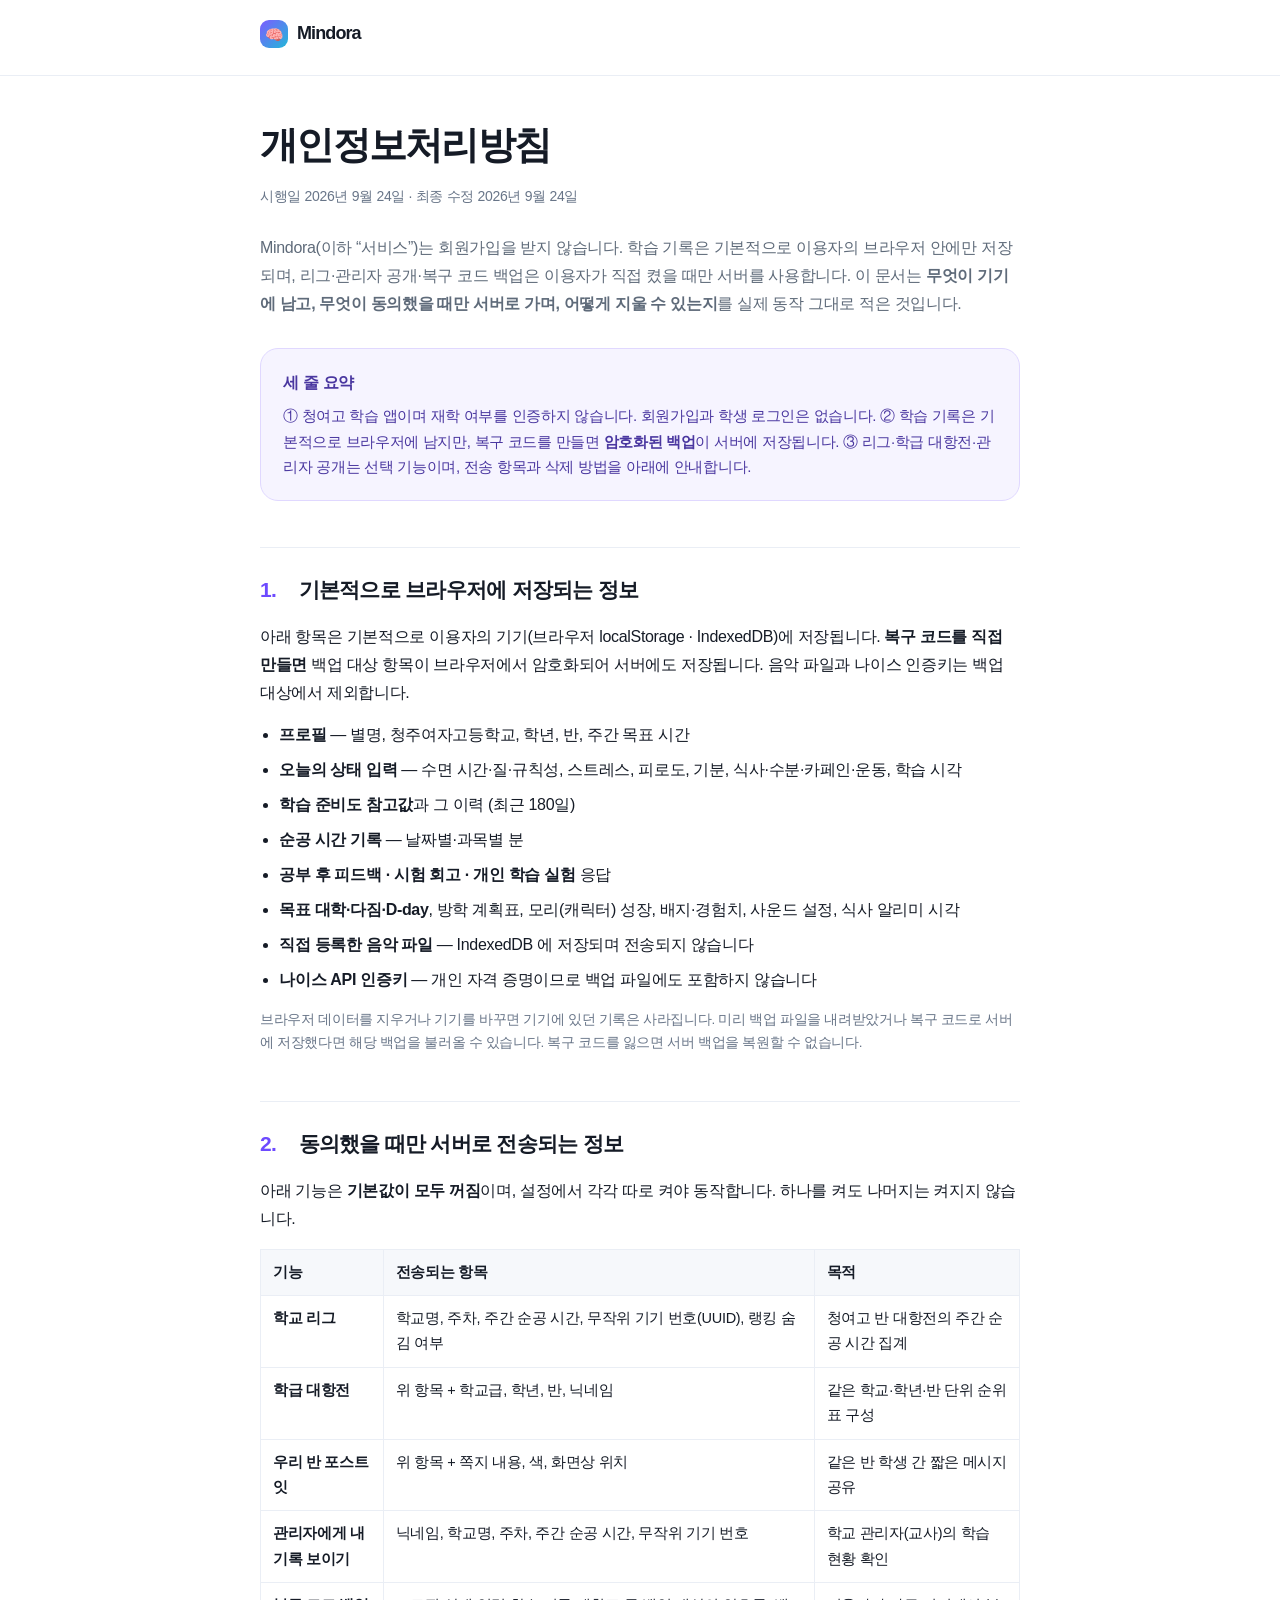
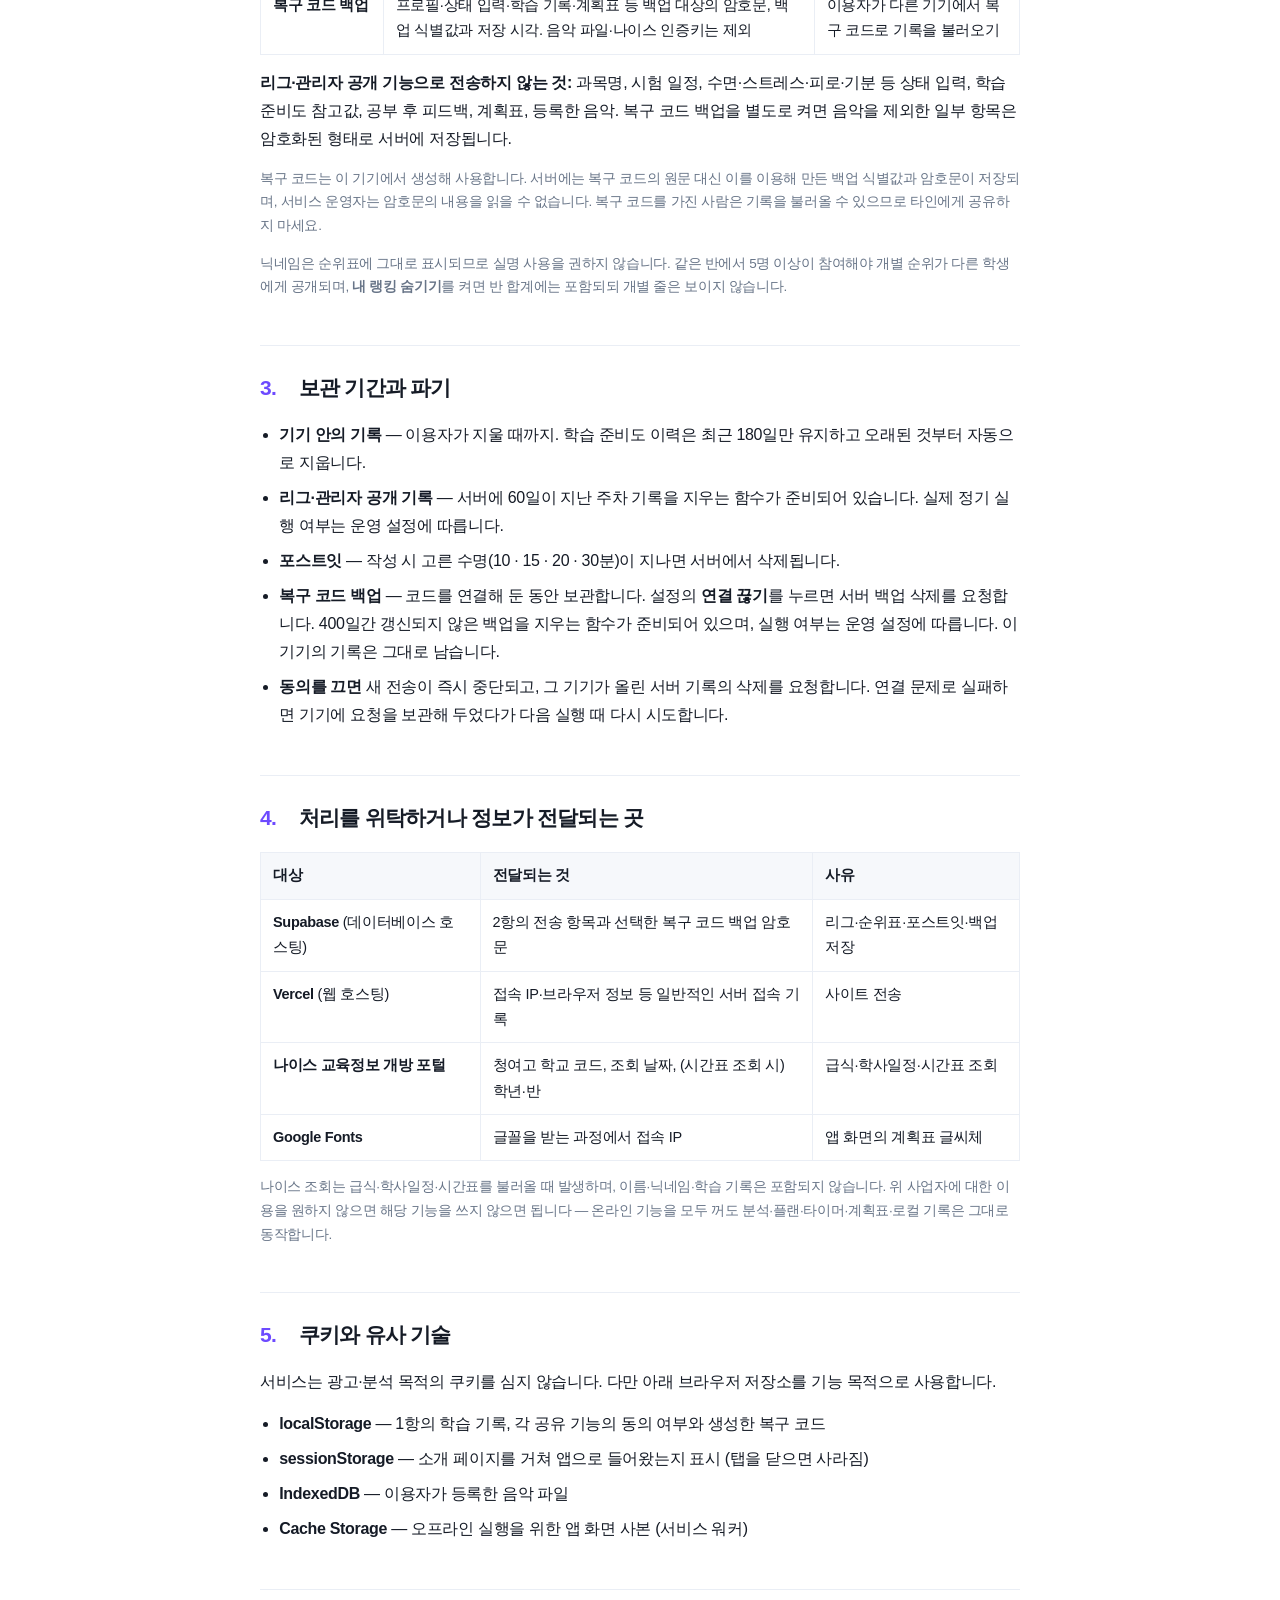
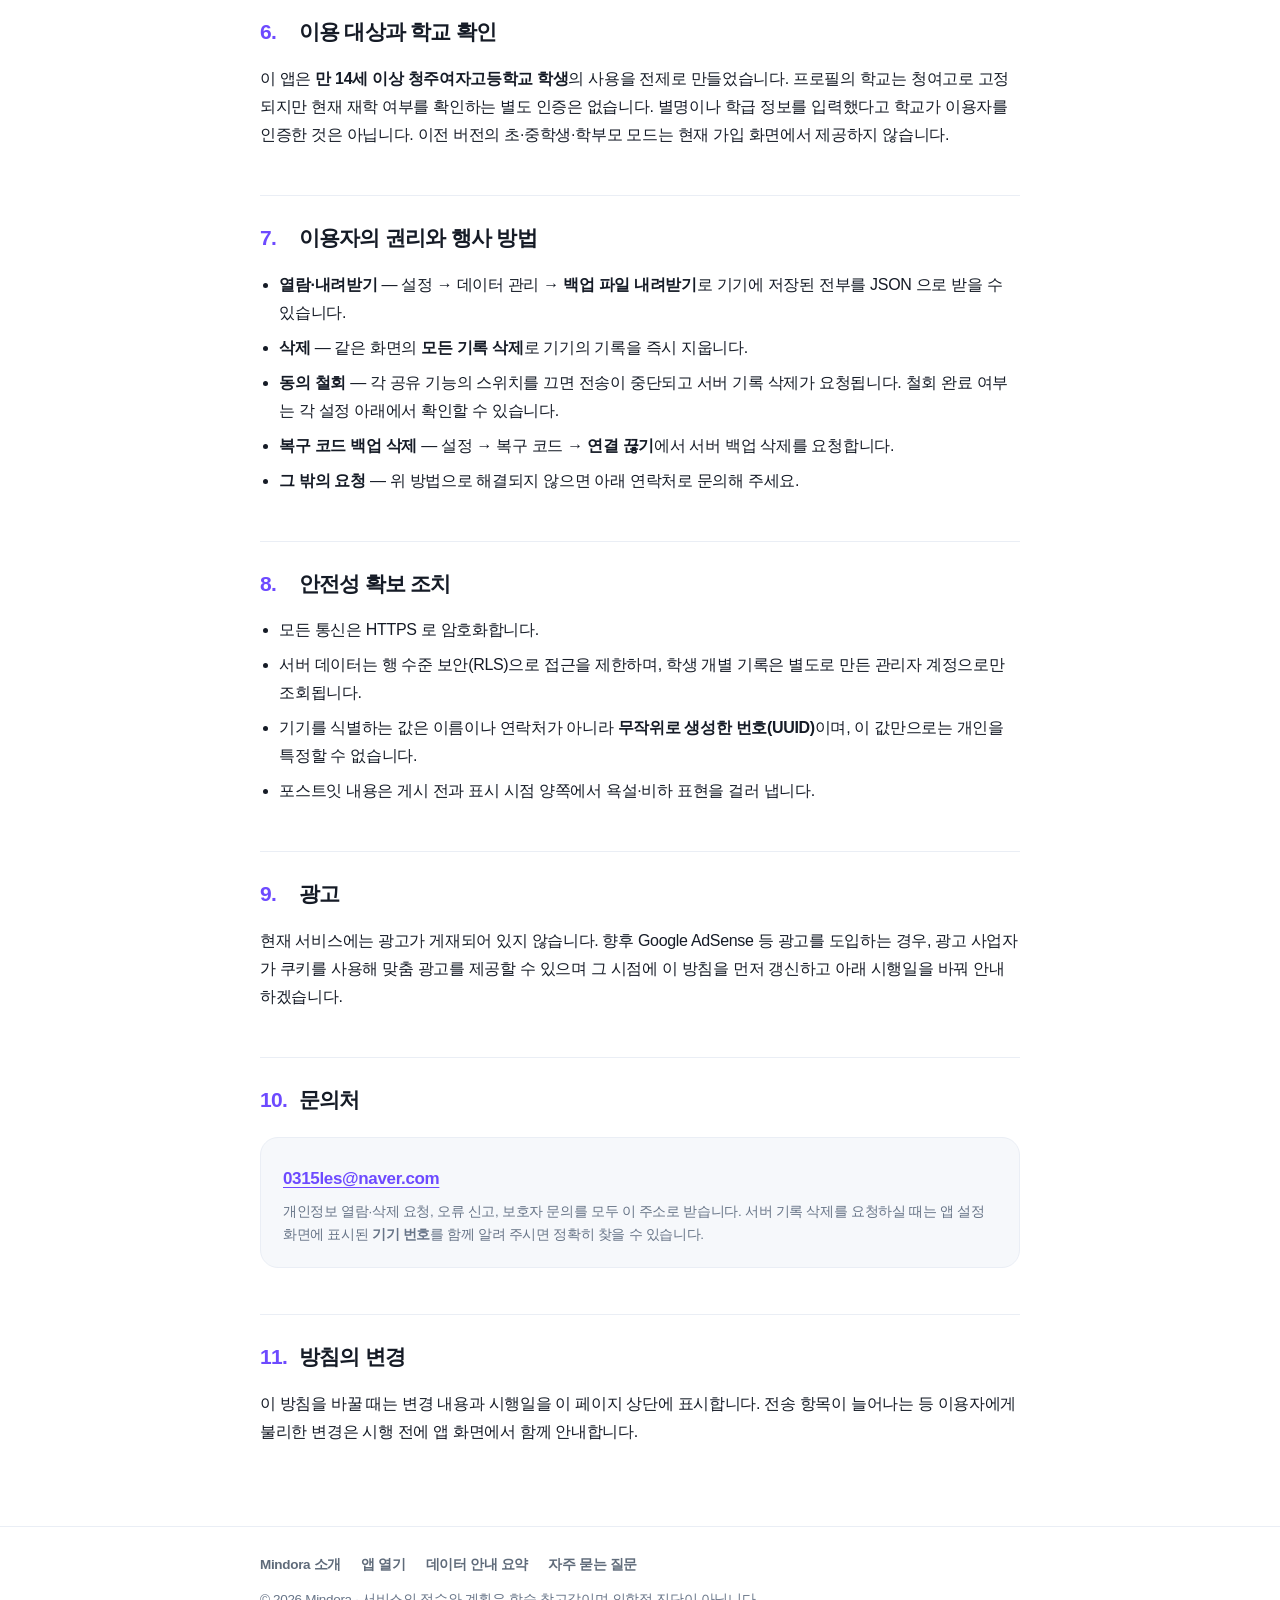
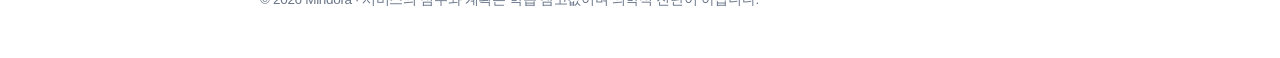
<file: privacy/index.html>
<!DOCTYPE html>
<html lang="ko">
<head>
<meta charset="utf-8">
<meta name="viewport" content="width=device-width, initial-scale=1, viewport-fit=cover">

<title>개인정보처리방침 — Mindora</title>
<meta name="description" content="Mindora 가 어떤 정보를 이 브라우저에 저장하고, 어떤 정보를 동의했을 때만 서버로 보내며, 어떻게 지울 수 있는지 정리한 문서입니다.">
<meta name="theme-color" content="#ffffff" media="(prefers-color-scheme: light)">
<meta name="theme-color" content="#0f1220" media="(prefers-color-scheme: dark)">
<link rel="canonical" href="https://www.mindora.co.kr/privacy/">
<link rel="icon" href="../icon-192.png" sizes="192x192">
<link rel="apple-touch-icon" href="../apple-touch-icon.png">
<meta property="og:type" content="article">
<meta property="og:site_name" content="Mindora">
<meta property="og:locale" content="ko_KR">
<meta property="og:title" content="개인정보처리방침 — Mindora">
<meta property="og:description" content="무엇이 이 브라우저에만 남고, 무엇이 동의했을 때만 서버로 가는지 항목별로 적었습니다.">
<meta property="og:url" content="https://www.mindora.co.kr/privacy/">
<meta property="og:image" content="https://www.mindora.co.kr/og-cover.png">
<meta property="og:image:width" content="1200">
<meta property="og:image:height" content="630">
<meta name="twitter:card" content="summary_large_image">

<style>
/* 랜딩(landing/index.html)과 같은 토큰을 쓰되, 읽기 위한 문서라 최소한만 남긴다.
   외부 폰트·이미지 의존 없음 — 파일 하나로 열린다. */
:root{
  --bg:#ffffff; --soft:#f6f8fb; --surface:#ffffff;
  --line:#eaeef5; --line-2:#d4dbe6;
  --text:#151b26; --muted:#5f6b7a; --dim:#687588;
  --accent:#6d4aff; --accent-2:#5b7cff; --cyan:#22b8d8;
  --accent-soft:#f1edff; --accent-line:#e0d8ff; --accent-ink:#4a37a0;
  --r:18px;
}
@media (prefers-color-scheme: dark){
  :root{
    --bg:#0f1220; --soft:#141828; --surface:#181c2b;
    --line:#272d3e; --line-2:#3a4258;
    --text:#e9ecf5; --muted:#aeb7cc; --dim:#909ab3;
    --accent:#9b83ff; --accent-2:#8fa5ff; --cyan:#5ad2ec;
    --accent-soft:#241f42; --accent-line:#413873; --accent-ink:#cabfff;
  }
}
*,*::before,*::after{box-sizing:border-box}
html{-webkit-text-size-adjust:100%}
body{
  margin:0; background:var(--bg); color:var(--text);
  font-family:'Pretendard Variable',Pretendard,-apple-system,BlinkMacSystemFont,'Apple SD Gothic Neo','Segoe UI','Malgun Gothic','Noto Sans KR',sans-serif;
  font-size:16px; line-height:1.75; letter-spacing:-.02em; -webkit-font-smoothing:antialiased;
}
a{color:var(--accent); text-underline-offset:3px}
a:focus-visible,summary:focus-visible{outline:3px solid var(--cyan); outline-offset:3px; border-radius:8px}
.wrap{width:min(760px,100% - 40px); margin-inline:auto}

header.top{border-bottom:1px solid var(--line); padding:18px 0; position:sticky; top:0; z-index:5;
  background:color-mix(in srgb,var(--bg) 88%,transparent); backdrop-filter:blur(12px)}
.brand{display:inline-flex; align-items:center; gap:9px; font-weight:800; font-size:18px; letter-spacing:-.05em; color:inherit; text-decoration:none}
.brand-mark{width:28px; height:28px; border-radius:9px; flex:none}

main{padding:44px 0 80px}
h1{font-size:clamp(26px,5vw,38px); font-weight:800; letter-spacing:-.045em; line-height:1.32; margin:0}
.updated{margin:14px 0 0; color:var(--dim); font-size:14px}
.intro{margin:26px 0 0; color:var(--muted)}

.callout{margin:30px 0 0; padding:20px 22px; border:1px solid var(--accent-line); border-radius:var(--r);
  background:color-mix(in srgb,var(--accent-soft) 60%,transparent); color:var(--accent-ink)}
/* 제목만 블록으로 띄운다. `b` 전체에 걸면 본문 안의 강조까지 줄바꿈된다. */
.callout > b:first-child{display:block; margin-bottom:6px}
.callout p{margin:0; font-size:15px; line-height:1.7}
.callout p b{font-weight:800}

h2{font-size:21px; font-weight:800; letter-spacing:-.035em; margin:46px 0 0; padding-top:24px; border-top:1px solid var(--line)}
h2 .n{display:inline-block; min-width:1.6em; color:var(--accent)}
h3{font-size:16.5px; font-weight:800; letter-spacing:-.03em; margin:26px 0 0}
p{margin:14px 0 0}
ul{margin:14px 0 0; padding-left:1.2em}
li{margin:7px 0}
.muted{color:var(--muted)}
.tiny{font-size:13.5px; color:var(--dim)}

.tbl{width:100%; margin-top:16px; border-collapse:collapse; font-size:14.5px; display:block; overflow-x:auto}
.tbl table{width:100%; border-collapse:collapse; min-width:520px}
.tbl th,.tbl td{border:1px solid var(--line); padding:10px 12px; text-align:left; vertical-align:top}
.tbl th{background:var(--soft); font-weight:700; white-space:nowrap}
.tbl td b{font-weight:700}

.contact{margin-top:18px; padding:20px 22px; border:1px solid var(--line); border-radius:var(--r); background:var(--soft)}
.contact p{margin:6px 0 0}
.contact .mail{font-weight:800; font-size:17px; letter-spacing:-.02em}

footer{border-top:1px solid var(--line); padding:26px 0 46px; color:var(--dim); font-size:13.5px}
footer nav{display:flex; flex-wrap:wrap; gap:8px 20px; margin-bottom:12px}
footer nav a{color:var(--muted); text-decoration:none; font-weight:600}
footer nav a:hover{color:var(--text)}
</style>
</head>
<body>

<header class="top">
  <div class="wrap">
    <a class="brand" href="../landing/">
      <svg class="brand-mark" viewBox="0 0 512 512" aria-hidden="true"><defs><linearGradient id="mk" x1="0" y1="0" x2="1" y2="1"><stop offset="0%" stop-color="#7c5cff"/><stop offset="100%" stop-color="#22b8d8"/></linearGradient></defs><rect width="512" height="512" rx="112" fill="url(#mk)"/><text x="256" y="358" font-size="272" text-anchor="middle">🧠</text></svg>Mindora
    </a>
  </div>
</header>

<main>
  <div class="wrap">
    <h1>개인정보처리방침</h1>
    <p class="updated">시행일 2026년 9월 24일 · 최종 수정 2026년 9월 24일</p>

    <p class="intro">Mindora(이하 “서비스”)는 회원가입을 받지 않습니다. 학습 기록은 기본적으로 이용자의 브라우저 안에만
      저장되며, 리그·관리자 공개·복구 코드 백업은 이용자가 직접 켰을 때만 서버를 사용합니다. 이 문서는 <b>무엇이 기기에 남고,
      무엇이 동의했을 때만 서버로 가며, 어떻게 지울 수 있는지</b>를 실제 동작 그대로 적은 것입니다.</p>

    <div class="callout">
      <b>세 줄 요약</b>
      <p>① 청여고 학습 앱이며 재학 여부를 인증하지 않습니다. 회원가입과 학생 로그인은 없습니다.
        ② 학습 기록은 기본적으로 브라우저에 남지만, 복구 코드를 만들면 <b>암호화된 백업</b>이 서버에 저장됩니다.
        ③ 리그·학급 대항전·관리자 공개는 선택 기능이며, 전송 항목과 삭제 방법을 아래에 안내합니다.</p>
    </div>

    <h2><span class="n">1.</span> 기본적으로 브라우저에 저장되는 정보</h2>
    <p>아래 항목은 기본적으로 이용자의 기기(브라우저 localStorage · IndexedDB)에 저장됩니다.
      <b>복구 코드를 직접 만들면</b> 백업 대상 항목이 브라우저에서 암호화되어 서버에도 저장됩니다. 음악 파일과 나이스 인증키는 백업 대상에서 제외합니다.</p>
    <ul>
      <li><b>프로필</b> — 별명, 청주여자고등학교, 학년, 반, 주간 목표 시간</li>
      <li><b>오늘의 상태 입력</b> — 수면 시간·질·규칙성, 스트레스, 피로도, 기분, 식사·수분·카페인·운동, 학습 시각</li>
      <li><b>학습 준비도 참고값</b>과 그 이력 (최근 180일)</li>
      <li><b>순공 시간 기록</b> — 날짜별·과목별 분</li>
      <li><b>공부 후 피드백 · 시험 회고 · 개인 학습 실험</b> 응답</li>
      <li><b>목표 대학·다짐·D-day</b>, 방학 계획표, 모리(캐릭터) 성장, 배지·경험치, 사운드 설정, 식사 알리미 시각</li>
      <li><b>직접 등록한 음악 파일</b> — IndexedDB 에 저장되며 전송되지 않습니다</li>
      <li><b>나이스 API 인증키</b> — 개인 자격 증명이므로 백업 파일에도 포함하지 않습니다</li>
    </ul>
    <p class="tiny">브라우저 데이터를 지우거나 기기를 바꾸면 기기에 있던 기록은 사라집니다.
      미리 백업 파일을 내려받았거나 복구 코드로 서버에 저장했다면 해당 백업을 불러올 수 있습니다. 복구 코드를 잃으면 서버 백업을 복원할 수 없습니다.</p>

    <h2><span class="n">2.</span> 동의했을 때만 서버로 전송되는 정보</h2>
    <p>아래 기능은 <b>기본값이 모두 꺼짐</b>이며, 설정에서 각각 따로 켜야 동작합니다. 하나를 켜도 나머지는 켜지지 않습니다.</p>
    <div class="tbl">
      <table>
        <thead><tr><th>기능</th><th>전송되는 항목</th><th>목적</th></tr></thead>
        <tbody>
          <tr>
            <td><b>학교 리그</b></td>
            <td>학교명, 주차, 주간 순공 시간, 무작위 기기 번호(UUID), 랭킹 숨김 여부</td>
            <td>청여고 반 대항전의 주간 순공 시간 집계</td>
          </tr>
          <tr>
            <td><b>학급 대항전</b></td>
            <td>위 항목 + 학교급, 학년, 반, 닉네임</td>
            <td>같은 학교·학년·반 단위 순위표 구성</td>
          </tr>
          <tr>
            <td><b>우리 반 포스트잇</b></td>
            <td>위 항목 + 쪽지 내용, 색, 화면상 위치</td>
            <td>같은 반 학생 간 짧은 메시지 공유</td>
          </tr>
          <tr>
            <td><b>관리자에게 내 기록 보이기</b></td>
            <td>닉네임, 학교명, 주차, 주간 순공 시간, 무작위 기기 번호</td>
            <td>학교 관리자(교사)의 학습 현황 확인</td>
          </tr>
          <tr>
            <td><b>복구 코드 백업</b></td>
            <td>프로필·상태 입력·학습 기록·계획표 등 백업 대상의 암호문, 백업 식별값과 저장 시각. 음악 파일·나이스 인증키는 제외</td>
            <td>이용자가 다른 기기에서 복구 코드로 기록을 불러오기</td>
          </tr>
        </tbody>
      </table>
    </div>
    <p><b>리그·관리자 공개 기능으로 전송하지 않는 것:</b> 과목명, 시험 일정, 수면·스트레스·피로·기분 등 상태 입력,
      학습 준비도 참고값, 공부 후 피드백, 계획표, 등록한 음악. 복구 코드 백업을 별도로 켜면 음악을 제외한 일부 항목은 암호화된 형태로 서버에 저장됩니다.</p>
    <p class="tiny">복구 코드는 이 기기에서 생성해 사용합니다. 서버에는 복구 코드의 원문 대신 이를 이용해 만든 백업 식별값과 암호문이 저장되며,
      서비스 운영자는 암호문의 내용을 읽을 수 없습니다. 복구 코드를 가진 사람은 기록을 불러올 수 있으므로 타인에게 공유하지 마세요.</p>
    <p class="tiny">닉네임은 순위표에 그대로 표시되므로 실명 사용을 권하지 않습니다. 같은 반에서 5명 이상이 참여해야
      개별 순위가 다른 학생에게 공개되며, <b>내 랭킹 숨기기</b>를 켜면 반 합계에는 포함되되 개별 줄은 보이지 않습니다.</p>

    <h2><span class="n">3.</span> 보관 기간과 파기</h2>
    <ul>
      <li><b>기기 안의 기록</b> — 이용자가 지울 때까지. 학습 준비도 이력은 최근 180일만 유지하고 오래된 것부터 자동으로 지웁니다.</li>
      <li><b>리그·관리자 공개 기록</b> — 서버에 60일이 지난 주차 기록을 지우는 함수가 준비되어 있습니다. 실제 정기 실행 여부는 운영 설정에 따릅니다.</li>
      <li><b>포스트잇</b> — 작성 시 고른 수명(10 · 15 · 20 · 30분)이 지나면 서버에서 삭제됩니다.</li>
      <li><b>복구 코드 백업</b> — 코드를 연결해 둔 동안 보관합니다. 설정의 <b>연결 끊기</b>를 누르면 서버 백업 삭제를 요청합니다. 400일간 갱신되지 않은 백업을 지우는 함수가 준비되어 있으며, 실행 여부는 운영 설정에 따릅니다. 이 기기의 기록은 그대로 남습니다.</li>
      <li><b>동의를 끄면</b> 새 전송이 즉시 중단되고, 그 기기가 올린 서버 기록의 삭제를 요청합니다.
        연결 문제로 실패하면 기기에 요청을 보관해 두었다가 다음 실행 때 다시 시도합니다.</li>
    </ul>

    <h2><span class="n">4.</span> 처리를 위탁하거나 정보가 전달되는 곳</h2>
    <div class="tbl">
      <table>
        <thead><tr><th>대상</th><th>전달되는 것</th><th>사유</th></tr></thead>
        <tbody>
          <tr><td><b>Supabase</b> (데이터베이스 호스팅)</td><td>2항의 전송 항목과 선택한 복구 코드 백업 암호문</td><td>리그·순위표·포스트잇·백업 저장</td></tr>
          <tr><td><b>Vercel</b> (웹 호스팅)</td><td>접속 IP·브라우저 정보 등 일반적인 서버 접속 기록</td><td>사이트 전송</td></tr>
          <tr><td><b>나이스 교육정보 개방 포털</b></td><td>청여고 학교 코드, 조회 날짜, (시간표 조회 시) 학년·반</td><td>급식·학사일정·시간표 조회</td></tr>
          <tr><td><b>Google Fonts</b></td><td>글꼴을 받는 과정에서 접속 IP</td><td>앱 화면의 계획표 글씨체</td></tr>
        </tbody>
      </table>
    </div>
    <p class="tiny">나이스 조회는 급식·학사일정·시간표를 불러올 때 발생하며, 이름·닉네임·학습 기록은
      포함되지 않습니다. 위 사업자에 대한 이용을 원하지 않으면 해당 기능을 쓰지 않으면 됩니다 —
      온라인 기능을 모두 꺼도 분석·플랜·타이머·계획표·로컬 기록은 그대로 동작합니다.</p>

    <h2><span class="n">5.</span> 쿠키와 유사 기술</h2>
    <p>서비스는 광고·분석 목적의 쿠키를 심지 않습니다. 다만 아래 브라우저 저장소를 기능 목적으로 사용합니다.</p>
    <ul>
      <li><b>localStorage</b> — 1항의 학습 기록, 각 공유 기능의 동의 여부와 생성한 복구 코드</li>
      <li><b>sessionStorage</b> — 소개 페이지를 거쳐 앱으로 들어왔는지 표시 (탭을 닫으면 사라짐)</li>
      <li><b>IndexedDB</b> — 이용자가 등록한 음악 파일</li>
      <li><b>Cache Storage</b> — 오프라인 실행을 위한 앱 화면 사본 (서비스 워커)</li>
    </ul>

    <h2><span class="n">6.</span> 이용 대상과 학교 확인</h2>
    <p>이 앱은 <b>만 14세 이상 청주여자고등학교 학생</b>의 사용을 전제로 만들었습니다. 프로필의 학교는 청여고로 고정되지만
      현재 재학 여부를 확인하는 별도 인증은 없습니다. 별명이나 학급 정보를 입력했다고 학교가 이용자를 인증한 것은 아닙니다.
      이전 버전의 초·중학생·학부모 모드는 현재 가입 화면에서 제공하지 않습니다.</p>

    <h2><span class="n">7.</span> 이용자의 권리와 행사 방법</h2>
    <ul>
      <li><b>열람·내려받기</b> — 설정 → 데이터 관리 → <b>백업 파일 내려받기</b>로 기기에 저장된 전부를 JSON 으로 받을 수 있습니다.</li>
      <li><b>삭제</b> — 같은 화면의 <b>모든 기록 삭제</b>로 기기의 기록을 즉시 지웁니다.</li>
      <li><b>동의 철회</b> — 각 공유 기능의 스위치를 끄면 전송이 중단되고 서버 기록 삭제가 요청됩니다.
        철회 완료 여부는 각 설정 아래에서 확인할 수 있습니다.</li>
      <li><b>복구 코드 백업 삭제</b> — 설정 → 복구 코드 → <b>연결 끊기</b>에서 서버 백업 삭제를 요청합니다.</li>
      <li><b>그 밖의 요청</b> — 위 방법으로 해결되지 않으면 아래 연락처로 문의해 주세요.</li>
    </ul>

    <h2><span class="n">8.</span> 안전성 확보 조치</h2>
    <ul>
      <li>모든 통신은 HTTPS 로 암호화합니다.</li>
      <li>서버 데이터는 행 수준 보안(RLS)으로 접근을 제한하며, 학생 개별 기록은 별도로 만든 관리자 계정으로만 조회됩니다.</li>
      <li>기기를 식별하는 값은 이름이나 연락처가 아니라 <b>무작위로 생성한 번호(UUID)</b>이며, 이 값만으로는 개인을 특정할 수 없습니다.</li>
      <li>포스트잇 내용은 게시 전과 표시 시점 양쪽에서 욕설·비하 표현을 걸러 냅니다.</li>
    </ul>

    <h2><span class="n">9.</span> 광고</h2>
    <p>현재 서비스에는 광고가 게재되어 있지 않습니다. 향후 Google AdSense 등 광고를 도입하는 경우,
      광고 사업자가 쿠키를 사용해 맞춤 광고를 제공할 수 있으며 그 시점에 이 방침을 먼저 갱신하고
      아래 시행일을 바꿔 안내하겠습니다.</p>

    <h2><span class="n">10.</span> 문의처</h2>
    <div class="contact">
      <p class="mail"><a href="mailto:0315les@naver.com">0315les@naver.com</a></p>
      <p class="tiny">개인정보 열람·삭제 요청, 오류 신고, 보호자 문의를 모두 이 주소로 받습니다.
        서버 기록 삭제를 요청하실 때는 앱 설정 화면에 표시된 <b>기기 번호</b>를 함께 알려 주시면 정확히 찾을 수 있습니다.</p>
    </div>

    <h2><span class="n">11.</span> 방침의 변경</h2>
    <p>이 방침을 바꿀 때는 변경 내용과 시행일을 이 페이지 상단에 표시합니다.
      전송 항목이 늘어나는 등 이용자에게 불리한 변경은 시행 전에 앱 화면에서 함께 안내합니다.</p>
  </div>
</main>

<footer>
  <div class="wrap">
    <nav>
      <a href="../landing/">Mindora 소개</a>
      <a href="../?start=1">앱 열기</a>
      <a href="../landing/#privacy">데이터 안내 요약</a>
      <a href="../landing/#faq">자주 묻는 질문</a>
    </nav>
    <div>© 2026 Mindora · 서비스의 점수와 계획은 학습 참고값이며 의학적 진단이 아닙니다.</div>
  </div>
</footer>

</body>
</html>
</file>
<file: css/styles.css>
/* =========================================================================
 * Mindora — styles
 *
 * 라이트가 기본이고, 다크는 파일 맨 아래 @media (prefers-color-scheme: dark)
 * 블록에서 아래 변수들을 덮어쓴다. 새 색을 넣을 때는 되도록 변수를 쓰고,
 * 어쩔 수 없이 하드코딩한다면 다크 블록에도 대응 규칙을 같이 넣어야 한다.
 * ========================================================================= */

:root {
  color-scheme: light;

  --bg: #f2f5fc;
  --surface: #ffffff;
  --surface-2: #eff2fa;
  --surface-3: #f7f9fd;
  --line: #e3e8f2;
  --line-2: #c9d1e4;
  --text: #161a27;
  --muted: #5b6579;
  --dim: #667085;
  --track: #e6eaf4;          /* 게이지·막대의 빈 구간 */

  /* 색은 보라(--accent)를 축으로 모아 둔다.
   * 예전에는 청록·에메랄드·주황·노랑이 제각각 섞여 화면이 산만했다.
   * 초록·노랑은 아예 빼고, "성공(--good)"은 보라 옆 파랑으로,
   * "주의(--warn)"는 채도를 뺀 로즈브라운으로 옮겨 셋 다 같은 톤 안에 있게 했다.
   * 새 색을 넣을 때도 초록·노랑 계열(색상각 40~170도)은 쓰지 말 것. */
  --accent: #6d4aff;
  --accent-soft: #f0ecff;
  --accent-line: #ddd4ff;
  --accent-ink: #45338f;
  --accent-2: #5b7cff;       /* 보조색 — 보라 옆 인디고 (예전엔 청록이라 튀었다) */
  --good: #3f6fd1;           /* 초록 대신 파랑 — "성공"의 의미는 유지하되 초록기를 없앴다 */
  --warn: #97664f;           /* 노랑 대신 채도 낮은 로즈브라운 */
  --bad: #d4506a;            /* 붉은색도 보라와 이어지는 로즈로 */

  /* 상태 배지·알림에 쓰는 틴트 3종 (배경 / 테두리 / 글자) */
  --ok-bg: #eaf1fc;   --ok-line: #b7cdf2;   --ok-ink: #2a55a8;
  --warn-bg: #f6efec; --warn-line: #ddc3b7; --warn-ink: #7a4f3b;
  --bad-bg: #fdeff2;  --bad-line: #f2bfca;  --bad-ink: #a3324a;

  /* 큰 카드 배경에 쓰는 은은한 그라데이션 */
  --hero-grad: linear-gradient(135deg, #ffffff 0%, #f5f2ff 55%, #eef1ff 100%);
  --ob-grad: linear-gradient(135deg, #ffffff 0%, #f3efff 60%, #edf0ff 100%);
  --gh-grad: linear-gradient(135deg, #ffffff 0%, #f0f1ff 100%);

  --gold: #c9962e;
  --silver: #8b93a8;
  --bronze: #b07a54;

  --r: 16px;
  --r-sm: 10px;
  --shadow: 0 2px 4px -1px rgba(22, 26, 39, 0.05), 0 12px 32px -12px rgba(22, 26, 39, 0.14);
  --shadow-sm: 0 1px 2px rgba(22, 26, 39, 0.05), 0 4px 12px -6px rgba(22, 26, 39, 0.12);

  /* 입력 칸 제목. 본문(--text)보다 한 단계 연해서 값과 라벨이 구분된다.
   * 색을 직접 박아 두면 다크 모드에서 배경과 붙어 안 보이므로 반드시 이 변수를 쓸 것. */
  --label: #333b4d;

  /* 새 화면에서 쓰는 이름. 기존 구성요소와 같은 팔레트를 가리켜 색이 어긋나지 않게 한다. */
  --brand: var(--accent);
  --ink: var(--text);
}

* { box-sizing: border-box; }
html { -webkit-text-size-adjust: 100%; }

/* 키보드 사용자에게 현재 위치를 반드시 보여 준다.
   마우스 클릭에는 나타나지 않도록 :focus 가 아니라 :focus-visible 을 쓴다. */
:focus-visible {
  outline: 2px solid var(--accent);
  outline-offset: 2px;
  border-radius: 6px;
}
input[type="range"]:focus-visible { outline-offset: 4px; }

/* 움직임에 민감한 사용자를 위해 애니메이션을 끈다 */
@media (prefers-reduced-motion: reduce) {
  *, *::before, *::after {
    animation-duration: 0.01ms !important;
    animation-iteration-count: 1 !important;
    transition-duration: 0.01ms !important;
    scroll-behavior: auto !important;
  }
}

body {
  margin: 0;
  background: var(--bg);
  color: var(--text);
  font-family: "Pretendard", "Pretendard Variable", -apple-system, BlinkMacSystemFont,
               "Malgun Gothic", "맑은 고딕", "Apple SD Gothic Neo", "Noto Sans KR",
               system-ui, sans-serif;
  font-size: 15px;
  line-height: 1.65;
  letter-spacing: -0.01em;
  min-height: 100vh;
  overflow-x: hidden;
  -webkit-font-smoothing: antialiased;
}

/* ------------------------------------------------------------ background */
.aurora { position: fixed; inset: 0; z-index: 0; pointer-events: none; overflow: hidden; }
.aurora span { position: absolute; border-radius: 50%; filter: blur(80px); }
.aurora span:nth-child(1) { width: 620px; height: 620px; background: #c9b8ff; top: -260px; left: -150px; opacity: 0.55; }
.aurora span:nth-child(2) { width: 540px; height: 540px; background: #aebcff; top: 16%; right: -200px; opacity: 0.42; }
.aurora span:nth-child(3) { width: 640px; height: 640px; background: #dcc4ff; bottom: -320px; left: 34%; opacity: 0.34; }

/* ---------------------------------------------------------------- intro
 * 앱에 들어가기 전 한 번 보여 주는 소개 화면.
 * 뒤 화면이 스크롤되지 않게 body 에 .intro-open 을 걸어 잠근다. */
.intro {
  position: fixed; inset: 0; z-index: 200;
  display: grid; place-items: center; padding: 24px;
  background: linear-gradient(150deg, #f7f2ff, #eef0ff 55%, #f8f0fd);
  overflow-y: auto;
}
.intro[hidden] { display: none; }
.intro.is-out { opacity: 0; transition: opacity 0.32s ease; }
.intro-card {
  width: 100%; max-width: 420px; text-align: center;
  background: rgba(255, 255, 255, 0.72);
  border: 1px solid var(--line); border-radius: 22px;
  padding: 34px 26px 28px;
  box-shadow: 0 24px 60px -30px rgba(60, 40, 130, 0.45);
  backdrop-filter: blur(14px); -webkit-backdrop-filter: blur(14px);
}
.intro-logo { width: 84px; height: 84px; display: block; margin: 0 auto 16px; }
.intro-title { font-size: 27px; font-weight: 800; letter-spacing: -0.03em; margin: 0 0 6px; }
.intro-lead { font-size: 15px; font-weight: 700; color: var(--accent); margin: 0 0 18px; }
.intro-body { font-size: 14px; color: var(--muted); margin: 0 0 12px; text-align: left; }
.intro-tag {
  font-size: 12px; font-weight: 600; letter-spacing: 0.01em;
  color: var(--muted); margin: 18px 0 22px;
}
.intro-go { width: 100%; }
body.intro-open { overflow: hidden; }

@media (prefers-reduced-motion: reduce) {
  .intro.is-out { transition: none; }
}

/* --------------------------------------------------------------- topbar */
.topbar {
  position: sticky; top: 0; z-index: 50;
  background: rgba(255, 255, 255, 0.84);
  backdrop-filter: blur(18px); -webkit-backdrop-filter: blur(18px);
  border-bottom: 1px solid var(--line);
}
.topbar-inner { max-width: 1180px; margin: 0 auto; padding: 10px 20px; display: flex; align-items: center; gap: 14px; }
/* 로고 자체가 홈 버튼이다 — button 이지만 생김새는 예전 그대로 둔다 */
.brand {
  display: flex; align-items: center; gap: 10px; flex-shrink: 0;
  background: none; border: 0; padding: 0; margin: 0; font: inherit; color: inherit;
  cursor: pointer; text-align: left; border-radius: 10px; transition: 0.16s;
}
.brand:hover .brand-text h1 { color: var(--accent); }
/* 아이콘 PNG 가 이미 둥근 모서리를 품고 있다(모서리 밖은 투명).
 * 여기서 또 border-radius 를 걸면 이중으로 깎여 모서리가 지저분해진다. */
.brand-mark { width: 38px; height: 38px; display: block; }
.brand-text { display: flex; flex-direction: column; line-height: 1.2; }
/* h1 이지만 로고 자리라 크기는 그대로 둔다 — 의미만 h1, 모양은 기존과 동일 */
.brand-text h1 { font-size: 15px; letter-spacing: -0.02em; font-weight: 700; margin: 0; }
.brand-text span { font-size: 11px; color: var(--muted); }

.steps {
  display: flex; gap: 3px; margin-left: auto; flex-wrap: nowrap;
  overflow-x: auto; scrollbar-width: none; -ms-overflow-style: none;
  max-width: 100%; padding: 2px;
}
.steps::-webkit-scrollbar { display: none; }
.step { flex-shrink: 0; }
.step {
  display: flex; align-items: center; gap: 7px; padding: 7px 12px; border-radius: 999px;
  background: transparent; border: 1px solid transparent;
  color: var(--muted); font: inherit; font-size: 12.5px; cursor: pointer; transition: 0.18s;
}
.step i {
  font-style: normal; font-size: 10.5px; font-weight: 700;
  width: 19px; height: 19px; border-radius: 50%; display: grid; place-items: center;
  background: var(--surface-2); color: var(--muted);
}
.step:hover { color: var(--text); background: var(--surface-2); }
.step.is-active { color: var(--text); background: var(--surface); border-color: var(--line-2); box-shadow: var(--shadow-sm); }
.step.is-active i { background: linear-gradient(140deg, #7c5cff, #5b7cff); color: #fff; }
.step.is-done i { background: var(--ok-bg); color: var(--good); }

/* 번호 없는 기능 탭 — 동그란 번호가 빠진 만큼 좌우 여백을 조금 더 준다 */
.step.is-tool { padding: 7px 13px; }
.step.is-tool.is-active { font-weight: 600; }
/* 홈은 번호 대신 집 모양이 들어간다 */
.step.is-home i { background: var(--accent-soft); color: var(--accent-ink); font-size: 11px; }
.step.is-home.is-active i { background: linear-gradient(140deg, #7c5cff, #5b7cff); }
/* 홈과 단계를 가르는 세로선 */
.step-div { flex-shrink: 0; align-self: center; width: 1px; height: 17px; margin: 0 6px; background: var(--line-2); }

/* ------------------------------------------------------------- 더보기 */
.more-wrap { position: relative; flex-shrink: 0; }
.more-btn {
  display: flex; align-items: center; gap: 7px; padding: 7px 13px; border-radius: 999px;
  background: transparent; border: 1px solid transparent; color: var(--muted);
  font: inherit; font-size: 12.5px; cursor: pointer; transition: 0.18s;
}
.more-btn:hover { color: var(--text); background: var(--surface-2); }
.more-btn.is-active { color: var(--text); background: var(--surface); border-color: var(--line-2); box-shadow: var(--shadow-sm); font-weight: 600; }
.more-btn.is-hidden { display: none; }
.mb-dots { font-size: 13px; }
.more-menu {
  position: absolute; top: calc(100% + 9px); right: 0; z-index: 60;
  min-width: 244px; padding: 6px; border-radius: 14px;
  background: var(--surface); border: 1px solid var(--line-2); box-shadow: var(--shadow);
  display: flex; flex-direction: column; gap: 2px;
  animation: pageIn 0.16s ease;
}
.more-menu.is-hidden { display: none; }
.mm-item {
  display: flex; align-items: center; gap: 11px; width: 100%; padding: 9px 11px;
  border-radius: 10px; background: transparent; border: 0; cursor: pointer;
  font: inherit; color: var(--text); text-align: left; transition: 0.14s;
}
.mm-item:hover { background: var(--surface-2); }
.mm-item.is-active { background: var(--accent-soft); }
.mm-ic { width: 30px; height: 30px; flex-shrink: 0; display: grid; place-items: center; font-size: 15px; border-radius: 9px; background: var(--surface-2); }
.mm-item.is-active .mm-ic { background: #fff; }
.mm-txt { display: flex; flex-direction: column; line-height: 1.3; min-width: 0; }
.mm-txt b { font-size: 13px; font-weight: 600; }
.mm-txt span { font-size: 11px; color: var(--dim); }

.clock { font-variant-numeric: tabular-nums; font-size: 13px; color: var(--muted); padding: 5px 11px; border-radius: 999px; background: var(--surface-2); border: 1px solid var(--line); flex-shrink: 0; }

.profile-chip {
  display: flex; align-items: center; gap: 8px; flex-shrink: 0;
  padding: 5px 13px 5px 5px; border-radius: 999px; cursor: pointer;
  background: var(--surface); border: 1px solid var(--line); font: inherit; color: inherit;
  transition: 0.16s; box-shadow: var(--shadow-sm);
}
.profile-chip:hover { border-color: var(--accent); }
.profile-chip.is-hidden { display: none; }
/* 안에 캐릭터(.av)가 들어간다 — 예전의 이니셜 원판은 avatar.js 로 대체됐다 */
.pc-av { display: block; flex-shrink: 0; line-height: 0; }
.pc-txt { display: flex; flex-direction: column; line-height: 1.25; text-align: left; }
.pc-txt b { font-size: 12.5px; font-weight: 700; }
.pc-txt span { font-size: 10.5px; color: var(--muted); }

/* ----------------------------------------------------------------- wrap */
.wrap { position: relative; z-index: 1; max-width: 1180px; margin: 0 auto; padding: 30px 20px 40px; min-height: 62vh; }

/* 한 번에 한 페이지만 보여 준다 — 길게 스크롤하지 않도록 */
.section { margin-bottom: 0; }
.section.is-hidden { display: none; }
.section.is-active { animation: pageIn 0.3s cubic-bezier(0.22, 1, 0.36, 1); }
@keyframes pageIn { from { opacity: 0; transform: translateY(9px); } to { opacity: 1; transform: none; } }

/* ------------------------------------------------------------------ 홈 */

.home-hero {
  display: flex; align-items: center; gap: 22px; flex-wrap: wrap;
  padding: 26px 26px 24px; border-radius: var(--r);
  background: var(--hero-grad); border: 1px solid var(--line);
  box-shadow: var(--shadow); margin-bottom: 16px;
}
.hh-text { flex: 1 1 300px; min-width: 0; }
.hh-hello { margin: 0 0 6px; font-size: 13.5px; color: var(--muted); }
.hh-hello b { color: var(--text); font-weight: 700; }
.hh-line { margin: 0 0 10px; font-size: 22px; line-height: 1.35; letter-spacing: -0.02em; }
.hh-when { margin: 0; display: flex; align-items: center; gap: 9px; font-size: 12.5px; color: var(--dim); }

/* 뇌 컨디션 도넛 — conic-gradient 로 그린다 (캔버스도 SVG도 필요 없다) */
.hh-ring {
  flex-shrink: 0; display: flex; flex-direction: column; align-items: center; gap: 8px;
  background: none; border: 0; padding: 0; font: inherit; color: inherit; cursor: pointer;
}
.hr-dial {
  --pct: 0%;
  width: 118px; height: 118px; border-radius: 50%; display: grid; place-items: center;
  background: conic-gradient(var(--accent) var(--pct), var(--track) 0);
  transition: 0.4s;
}
.hr-dial.is-empty { background: var(--track); }
.hr-in {
  width: 92px; height: 92px; border-radius: 50%; background: var(--surface);
  display: flex; flex-direction: column; align-items: center; justify-content: center; gap: 1px;
}
.hr-in b { font-size: 30px; font-weight: 800; letter-spacing: -0.03em; line-height: 1; }
.hr-in i { font-style: normal; font-size: 11px; color: var(--muted); }
.hr-cap { font-size: 11.5px; color: var(--dim); }
.hh-ring:hover .hr-in b { color: var(--accent); }

.home-stats { display: grid; grid-template-columns: repeat(4, 1fr); gap: 10px; margin-bottom: 16px; }
.hs {
  display: flex; flex-direction: column; gap: 3px; padding: 14px 15px; text-align: left;
  border-radius: var(--r-sm); background: var(--surface); border: 1px solid var(--line);
  font: inherit; color: inherit; cursor: pointer; transition: 0.16s; box-shadow: var(--shadow-sm);
}
.hs:hover { border-color: var(--accent-line); transform: translateY(-2px); }
.hs-k { font-size: 11.5px; color: var(--dim); font-weight: 600; }
.hs b { font-size: 22px; font-weight: 800; letter-spacing: -0.02em; }
.hs-s { font-size: 11px; color: var(--muted); }

.home-cta, .home-cta2 { width: 100%; }
#hmCta { display: flex; gap: 10px; margin-bottom: 18px; }
#hmCta .btn { flex: 1; }

.home-sub { font-size: 13px; color: var(--dim); font-weight: 600; margin: 26px 0 10px; }
.home-quick { display: grid; grid-template-columns: repeat(auto-fill, minmax(160px, 1fr)); gap: 10px; }
.hq {
  display: flex; flex-direction: column; gap: 3px; padding: 15px; text-align: left;
  border-radius: var(--r-sm); background: var(--surface); border: 1px solid var(--line);
  font: inherit; color: inherit; cursor: pointer; transition: 0.16s;
}
.hq:hover { border-color: var(--accent); background: var(--surface-3); }
.hq-ic { font-size: 19px; line-height: 1.2; margin-bottom: 3px; }
.hq b { font-size: 13.5px; font-weight: 700; }
.hq-d { font-size: 11px; color: var(--dim); line-height: 1.4; }

/* ------------------------------------------------------- 모리 (슬라임) */

.slime-card .card-head .right { margin-left: auto; }
.sl-jelly {
  font-size: 13px; font-weight: 700; color: var(--accent-ink);
  background: var(--accent-soft); border: 1px solid var(--accent-line);
  padding: 5px 12px; border-radius: 999px; font-variant-numeric: tabular-nums;
}
.sl-main { display: grid; grid-template-columns: minmax(0, 1fr) minmax(0, 1.25fr); gap: 22px; align-items: start; }

.sl-stage {
  position: relative; display: flex; flex-direction: column; align-items: center; gap: 8px;
  padding: 18px 14px 16px; border-radius: var(--r);
  background: radial-gradient(120% 90% at 50% 0%, #f4f0ff 0%, var(--surface-3) 70%);
  border: 1px solid var(--line);
}
.sl-tap { background: none; border: 0; padding: 0; cursor: pointer; line-height: 0; }
.sl-tap:active { transform: scale(0.97); }
.sl-tap.is-spent { cursor: default; }
.sl-svg { width: 176px; height: 161px; display: block; overflow: visible; }
.sl-shadow { fill: rgba(70, 50, 140, 0.13); }
/* 가만히 있어도 말랑말랑 움직인다 */
.sl-body { animation: slIdle 2.6s ease-in-out infinite; }
@keyframes slIdle {
  0%, 100% { transform: none; }
  50% { transform: translateY(-4px) scaleY(1.035) scaleX(0.982); }
}
.sl-body.is-boing { animation: slBoing 0.42s cubic-bezier(0.3, 1.6, 0.5, 1); }
@keyframes slBoing {
  0% { transform: scaleY(0.82) scaleX(1.16); }
  55% { transform: scaleY(1.1) scaleX(0.93) translateY(-8px); }
  100% { transform: none; }
}
.sl-eye { animation: slBlink 4.4s infinite; transform-origin: center; }
@keyframes slBlink { 0%, 92%, 100% { transform: scaleY(1); } 95% { transform: scaleY(0.1); } }

.sl-pop {
  position: absolute; top: 46%; font-size: 15px; font-weight: 800; color: var(--accent);
  pointer-events: none; animation: slPop 0.9s ease-out forwards;
}
@keyframes slPop {
  0% { opacity: 0; transform: translateY(0) scale(0.8); }
  25% { opacity: 1; transform: translateY(-12px) scale(1.1); }
  100% { opacity: 0; transform: translateY(-42px) scale(1); }
}

.sl-name { display: flex; align-items: baseline; gap: 8px; }
.sl-name b { font-size: 17px; font-weight: 800; letter-spacing: -0.02em; }
.sl-name span { font-size: 12px; color: var(--accent-ink); background: var(--accent-soft); padding: 2px 9px; border-radius: 999px; font-weight: 700; }
.sl-line { margin: 0; font-size: 12.5px; color: var(--muted); text-align: center; }
.sl-xp { width: 100%; max-width: 260px; height: 8px; border-radius: 999px; background: var(--track); overflow: hidden; margin-top: 4px; }
.sl-xp span { display: block; height: 100%; border-radius: 999px; background: linear-gradient(90deg, #7c5cff, #5b7cff); transition: width 0.4s; }
.sl-xp-cap { margin: 0; text-align: center; }

.sl-side { display: flex; flex-direction: column; gap: 12px; }
.sl-facts { display: grid; grid-template-columns: 1fr 1fr; gap: 8px; }
.sl-fact {
  display: flex; flex-direction: column; gap: 2px; padding: 10px 12px;
  border-radius: var(--r-sm); background: var(--surface-3); border: 1px solid var(--line);
}
.sl-fact span { font-size: 11px; color: var(--dim); font-weight: 600; }
.sl-fact b { font-size: 14px; font-weight: 700; }
.sl-claim { width: 100%; }
.sl-claim-cap { margin: -4px 0 0; }
.sl-acts { display: flex; align-items: center; gap: 12px; flex-wrap: wrap; }
.sl-feed em { font-style: normal; opacity: 0.75; margin-left: 5px; font-size: 12px; }
.sl-pat-left { color: var(--dim); }

/* 모리 머리 위 말풍선 */
.sl-bubble {
  position: relative; margin: 0 0 2px; max-width: 100%;
  padding: 9px 14px; border-radius: 14px;
  background: var(--surface); border: 1px solid var(--accent-line);
  color: var(--accent-ink); font-size: 12.5px; font-weight: 600; text-align: center;
  box-shadow: var(--shadow-sm);
}
/* 꼬리 — 테두리까지 같이 그리려고 두 겹으로 겹친다 */
.sl-bubble::before, .sl-bubble::after {
  content: ""; position: absolute; top: 100%; left: 50%; transform: translateX(-50%);
  border: 7px solid transparent; border-top-color: var(--accent-line);
}
.sl-bubble::after { border-width: 6px; border-top-color: var(--surface); }
.sl-bubble.is-new { animation: slBubbleIn 0.34s cubic-bezier(0.22, 1, 0.36, 1); }
@keyframes slBubbleIn {
  from { opacity: 0; transform: translateY(5px) scale(0.96); }
  to { opacity: 1; transform: none; }
}

.sl-grad { width: 100%; max-width: 280px; margin-top: 4px; }
/* 전설의 와꾸볼만 은은하게 빛난다 */
.sl-svg.is-shine { filter: drop-shadow(0 0 7px rgba(160, 130, 255, 0.75)); }

/* ---------------------------------------------------------- 말랑이 홈
   다 키워 보낸 말랑이들이 실제로 모여 사는 자리. 도감이 "무엇을 모았는가" 라면
   여기는 "모아 둔 것들이 지금 어떻게 지내는가" 를 보여 준다. */
.sl-home { margin-top: 18px; padding-top: 16px; border-top: 1px solid var(--line); }
.sl-room {
  display: flex; flex-wrap: wrap; align-items: flex-end; gap: 4px;
  padding: 14px 12px 8px; border-radius: var(--r);
  background: radial-gradient(120% 100% at 50% 0%, #f4f0ff 0%, var(--surface-3) 72%);
  border: 1px solid var(--line);
}
.sh-one {
  background: none; border: 0; padding: 0; border-radius: 12px;
  cursor: pointer; line-height: 0; transition: background 0.16s;
}
.sh-one .sl-svg { width: 62px; height: 57px; }
.sh-one:hover { background: var(--surface); }
.sh-one:active { transform: scale(0.94); }
/* 다 같이 같은 박자로 흔들리면 인형 진열장처럼 보인다 — 어긋나게 흔든다 */
.sh-one .sl-body { animation-duration: 3.1s; }
.sh-one:nth-child(3n + 2) .sl-body { animation-delay: -0.9s; }
.sh-one:nth-child(3n + 3) .sl-body { animation-delay: -1.7s; }
.sh-more { align-self: center; padding: 0 8px; font-size: 12px; font-weight: 700; color: var(--dim); }
.sl-room-empty {
  margin: 0; padding: 24px 14px; text-align: center; line-height: 1.7;
  font-size: 12.5px; color: var(--dim);
  border: 1px dashed var(--line-2); border-radius: var(--r);
}
.sl-home-cap { margin: 8px 0 0; }

/* --------------------------------------------------------------- 도감 */
.sl-dex { margin-top: 18px; padding-top: 16px; border-top: 1px solid var(--line); }
.sl-dex-head { display: flex; align-items: baseline; justify-content: space-between; gap: 10px; margin-bottom: 12px; flex-wrap: wrap; }
.sl-dex-head b { font-size: 14px; font-weight: 700; }
.sl-dex-head span { font-size: 11.5px; color: var(--dim); }
.sl-dex-grid { display: grid; grid-template-columns: repeat(auto-fill, minmax(96px, 1fr)); gap: 10px; }
.sd-cell {
  display: flex; flex-direction: column; align-items: center; gap: 2px;
  padding: 10px 6px 9px; border-radius: var(--r-sm);
  background: var(--surface-3); border: 1px solid var(--line);
}
.sd-cell.got { background: var(--surface); border-color: var(--accent-line); }
.sd-fig { position: relative; width: 68px; height: 62px; display: grid; place-items: center; }
.sd-fig .sl-svg { width: 68px; height: 62px; }
/* 도감 칸은 여러 개가 나란히 놓이므로 움직이지 않는다 */
.sd-fig .sl-body, .sd-fig .sl-eye { animation: none; }
.sd-unknown { font-size: 26px; font-weight: 800; color: var(--line-2); }
.sd-n {
  position: absolute; right: 0; bottom: 2px; padding: 1px 6px; border-radius: 999px;
  background: var(--accent); color: #fff; font-size: 10px; font-weight: 700;
}
.sd-cell b { font-size: 12px; font-weight: 700; text-align: center; }
.sd-cell.got b { color: var(--text); }
.sd-cell:not(.got) b { color: var(--dim); }
.sd-rare { font-size: 10px; color: var(--dim); }

.sl-shop { display: grid; grid-template-columns: repeat(3, 1fr); gap: 10px; margin-top: 16px; }
.sl-up {
  display: flex; flex-direction: column; gap: 6px; padding: 14px;
  border-radius: var(--r-sm); background: var(--surface-3); border: 1px solid var(--line);
}
.sl-up.is-max { opacity: 0.72; }
.su-head { display: flex; align-items: center; gap: 10px; }
.su-icon { width: 32px; height: 32px; display: grid; place-items: center; font-size: 16px; border-radius: 9px; background: var(--surface); border: 1px solid var(--line); }
.su-head b { font-size: 13.5px; font-weight: 700; display: block; }
.su-lv { font-size: 11px; color: var(--dim); }
.su-desc { margin: 0; font-size: 11.5px; color: var(--muted); line-height: 1.45; }
.su-now { margin: 0 0 2px; font-size: 11.5px; color: var(--dim); }
.su-now b { color: var(--accent-ink); font-weight: 700; }
.sl-up .btn { width: 100%; margin-top: auto; font-variant-numeric: tabular-nums; }

/* 페이지 하단 이전 / 다음 */
.page-nav {
  position: relative; z-index: 1; max-width: 1180px; margin: 0 auto;
  padding: 26px 20px 10px; display: flex; gap: 10px; align-items: center;
}
.page-nav .pn {
  display: flex; align-items: center; gap: 9px; padding: 12px 18px; border-radius: var(--r-sm);
  background: var(--surface); border: 1px solid var(--line-2); color: var(--text);
  font: inherit; font-size: 13.5px; font-weight: 600; cursor: pointer; transition: 0.16s;
  box-shadow: var(--shadow-sm); max-width: 47%;
}
.page-nav .pn:hover { border-color: var(--accent); color: var(--accent); }
.page-nav .pn.next { margin-left: auto; }
.page-nav .pn .k { font-size: 10.5px; color: var(--dim); display: block; font-weight: 600; }
.page-nav .pn .v { font-size: 13.5px; font-weight: 700; white-space: nowrap; overflow: hidden; text-overflow: ellipsis; }
.page-nav .pn:hover .k { color: inherit; opacity: 0.7; }
.page-nav .pn .arw { font-size: 15px; color: var(--dim); }

.sec-head { margin-bottom: 22px; }
.sec-head h2 { margin: 0 0 6px; font-size: 25px; letter-spacing: -0.03em; font-weight: 750; display: flex; align-items: baseline; gap: 12px; flex-wrap: wrap; }
.sec-num { font-size: 12px; font-weight: 700; letter-spacing: 0.14em; color: var(--accent); padding: 3px 9px; border-radius: 7px; background: var(--accent-soft); border: 1px solid var(--accent-line); }
.sec-head p { margin: 0; color: var(--muted); font-size: 14px; max-width: 74ch; }

/* ----------------------------------------------------------------- card */
.grid-2 { display: grid; grid-template-columns: repeat(2, minmax(0, 1fr)); gap: 16px; }
.grid-radar { display: grid; grid-template-columns: minmax(0, 1.02fr) minmax(0, 1fr); gap: 16px; margin-top: 16px; }

.card { background: var(--surface); border: 1px solid var(--line); border-radius: var(--r); overflow: hidden; box-shadow: var(--shadow); }
.card.wide { margin-top: 16px; }
.card-head { display: flex; align-items: center; gap: 10px; padding: 14px 18px; border-bottom: 1px solid var(--line); background: var(--surface-3); }
.card-head h3 { margin: 0; font-size: 14.5px; font-weight: 650; letter-spacing: -0.02em; }
.card-head .ci { font-size: 16px; }
.card-head .right { margin-left: auto; display: flex; gap: 7px; align-items: center; }
.card-body { padding: 18px; }

/* ---------------------------------------------------------------- field */
.field { margin-bottom: 20px; }
.field:last-child { margin-bottom: 0; }
.field > label { display: block; font-size: 13px; font-weight: 600; margin-bottom: 9px; color: var(--label); }
.field > label em { font-style: normal; font-weight: 400; color: var(--dim); font-size: 11.5px; margin-left: 6px; }
.two-col { display: grid; grid-template-columns: 1fr 1fr; gap: 14px; }

.input {
  width: 100%; padding: 9px 12px; border-radius: var(--r-sm);
  background: var(--surface); border: 1px solid var(--line-2);
  color: var(--text); font: inherit; font-size: 13.5px; outline: none; transition: 0.16s;
}
.input::placeholder { color: #aeb5c6; }
.input:focus { border-color: var(--accent); box-shadow: 0 0 0 3px rgba(109, 74, 255, 0.14); }
select.input { cursor: pointer; appearance: none;
  background-image: linear-gradient(45deg, transparent 50%, var(--muted) 50%), linear-gradient(135deg, var(--muted) 50%, transparent 50%);
  background-position: calc(100% - 15px) 50%, calc(100% - 10px) 50%;
  background-size: 5px 5px, 5px 5px; background-repeat: no-repeat; padding-right: 26px; }
input[type="date"].input, input[type="time"].input { color-scheme: light; }
textarea.input { resize: vertical; line-height: 1.5; }
.input.code { font-family: ui-monospace, SFMono-Regular, Menlo, Consolas, monospace; font-size: 11px; word-break: break-all; }

/* ---------------------------------------------------------------- range */
.range-row { display: flex; align-items: center; gap: 13px; }
input[type="range"] {
  -webkit-appearance: none; appearance: none; flex: 1; height: 6px; border-radius: 999px;
  background: linear-gradient(90deg, var(--accent) 0%, var(--accent) var(--pct, 50%), #dde3f0 var(--pct, 50%));
  outline: none; cursor: pointer;
}
input[type="range"]::-webkit-slider-thumb { -webkit-appearance: none; width: 18px; height: 18px; border-radius: 50%; background: var(--surface); border: 4px solid var(--accent); cursor: grab; box-shadow: 0 2px 6px rgba(22, 26, 39, 0.22); }
input[type="range"]::-moz-range-thumb { width: 15px; height: 15px; border-radius: 50%; background: var(--surface); border: 4px solid var(--accent); cursor: grab; box-shadow: 0 2px 6px rgba(22, 26, 39, 0.22); }
.out { min-width: 72px; text-align: right; font-size: 13px; font-weight: 700; font-variant-numeric: tabular-nums; }
.scale-hint { display: flex; justify-content: space-between; margin-top: 6px; font-size: 10.5px; color: var(--dim); }
.scale-hint .opt { color: var(--good); font-weight: 600; }

/* ------------------------------------------------------------------ seg */
.seg { display: flex; gap: 5px; }
.seg button { flex: 1; padding: 8px 4px; border-radius: var(--r-sm); background: var(--surface); border: 1px solid var(--line-2); color: var(--muted); font: inherit; font-size: 12px; cursor: pointer; transition: 0.16s; white-space: nowrap; }
.seg button:hover { border-color: var(--accent); color: var(--text); }
.seg button.on { background: var(--accent); border-color: var(--accent); color: #fff; font-weight: 600; box-shadow: 0 4px 12px -5px rgba(109, 74, 255, 0.8); }

/* 탭형 토글 (오늘 / 이번 주) */
.tabs { display: inline-flex; padding: 3px; border-radius: 999px; background: var(--surface-2); border: 1px solid var(--line); gap: 2px; }
.tabs button { padding: 5px 14px; border-radius: 999px; border: 0; background: transparent; color: var(--muted); font: inherit; font-size: 12px; font-weight: 600; cursor: pointer; transition: 0.16s; }
.tabs button.on { background: var(--surface); color: var(--accent); box-shadow: var(--shadow-sm); }

/* ---------------------------------------------------------------- meals */
.meals { display: grid; grid-template-columns: repeat(3, 1fr); gap: 8px; }
.meal { cursor: pointer; }
.meal input { position: absolute; opacity: 0; pointer-events: none; }
.meal span { display: flex; flex-direction: column; align-items: center; gap: 3px; padding: 11px 6px; border-radius: var(--r-sm); font-size: 12px; background: var(--surface); border: 1px solid var(--line-2); color: var(--muted); transition: 0.16s; }
.meal span b { font-size: 18px; font-weight: 400; filter: grayscale(1); opacity: 0.45; transition: 0.16s; }
.meal input:checked + span { background: var(--ok-bg); border-color: var(--ok-line); color: var(--ok-ink); font-weight: 600; }
.meal input:checked + span b { filter: none; opacity: 1; }

/* 채점 기준이 된 식사 시각. 왜 감점됐는지(또는 안 됐는지)를 여기서 바로 읽는다. */
.meal-sched { margin-top: 10px; font-size: 11.5px; color: var(--muted); line-height: 1.65; }
.ms-row { display: flex; flex-wrap: wrap; gap: 6px; margin-bottom: 8px; }
.ms-chip {
  display: inline-flex; align-items: center; gap: 5px;
  padding: 4px 9px; border-radius: 999px; font-size: 11px; font-weight: 600;
  background: var(--surface-2); border: 1px solid var(--line); color: var(--muted);
  font-variant-numeric: tabular-nums;
}
.ms-chip.done { background: var(--ok-bg); border-color: var(--ok-line); color: var(--ok-ink); }
.ms-chip.miss { background: var(--bad-bg); border-color: var(--bad-line); color: var(--bad-ink); }
.ms-chip.soon { background: var(--accent-soft); border-color: var(--accent-line); color: var(--accent-ink); }
.ms-chip.off { opacity: 0.55; text-decoration: line-through; }
.ms-chip i { font-style: normal; font-weight: 400; opacity: 0.85; }
.ms-why { margin: 0; }
.ms-why b { color: var(--text); }

/* ------------------------------------------------- 식사 시간 알리미 (설정) */
.ma-rows { display: flex; flex-direction: column; gap: 8px; margin-top: 16px; }
.ma-row {
  display: grid; grid-template-columns: 30px minmax(0, 1fr) auto auto;
  gap: 10px; align-items: center;
  padding: 10px 12px; border-radius: var(--r-sm);
  background: var(--surface-2); border: 1px solid var(--line);
}
.ma-row.is-off { opacity: 0.6; }
.ma-ic { font-size: 18px; text-align: center; }
.ma-name { display: grid; gap: 2px; min-width: 0; }
.ma-name b { font-size: 13px; }
.ma-name span { font-size: 11px; color: var(--dim); }
.ma-time { width: 118px; }
.ma-row .toggle { margin: 0; }
#maBody.is-off { opacity: 0.5; pointer-events: none; }

/* ------------------------------------------------- 식사 시간 알리미 (배너) */
.meal-alarm {
  position: fixed; left: 50%; bottom: 24px; transform: translate(-50%, 18px);
  z-index: 210; width: min(460px, calc(100vw - 32px));
  display: grid; grid-template-columns: 44px minmax(0, 1fr); gap: 12px; align-items: center;
  padding: 14px 16px; border-radius: 18px;
  background: var(--surface); border: 1px solid var(--accent-line);
  box-shadow: 0 22px 48px -18px rgba(22, 26, 39, 0.45);
  opacity: 0; pointer-events: none; transition: 0.28s cubic-bezier(0.22, 1, 0.36, 1);
}
.meal-alarm.show { opacity: 1; transform: translate(-50%, 0); pointer-events: auto; }
.meal-alarm.is-hidden { display: none; }
.mab-ic {
  grid-row: span 2; width: 44px; height: 44px; border-radius: 14px;
  display: grid; place-items: center; font-size: 22px;
  background: var(--accent-soft); border: 1px solid var(--accent-line);
}
.mab-text { display: grid; gap: 2px; min-width: 0; padding-right: 22px; }
.mab-text b { font-size: 14.5px; letter-spacing: -0.01em; }
.mab-text span { font-size: 11.5px; color: var(--muted); }
.mab-act { grid-column: 2; display: flex; gap: 8px; flex-wrap: wrap; }
.mab-x { position: absolute; top: 8px; right: 8px; }

@media (max-width: 560px) {
  .ma-row { grid-template-columns: 26px minmax(0, 1fr); }
  .ma-row .ma-time, .ma-row .toggle { grid-column: 2; }
  .meal-alarm { bottom: calc(16px + env(safe-area-inset-bottom)); }
}

/* -------------------------------------------------------------- subject */
/* 시험일 칸만 최소 폭을 준다. 날짜 입력은 "2026-08-08" 과 달력 아이콘이
   들어갈 자리가 필요해서, 다른 칸처럼 0 까지 줄이면 글자가 잘린다. */
.subject-head, .subject-row {
  display: grid;
  grid-template-columns: minmax(0,1.5fr) minmax(0,1.2fr) minmax(124px,1.15fr) minmax(0,1fr) minmax(0,1.15fr) 34px;
  gap: 8px; align-items: center;
}
.subject-head { font-size: 11px; color: var(--dim); font-weight: 600; padding: 0 2px 8px; }
.subject-head em, .s-cap em { font-style: normal; font-weight: 400; color: var(--accent); font-size: 10px; margin-left: 4px; }
/* 각 칸을 라벨로 감싼다. 넓은 화면에서는 .subject-head 가 제목을 대신하므로 캡션을 숨기고,
   좁은 화면에서는 .subject-head 가 사라지므로 캡션을 대신 띄운다.
   (특히 시험일은 빈 date 입력이라 라벨이 없으면 무슨 칸인지 알 수 없다) */
.s-cell { display: grid; gap: 4px; min-width: 0; }
/* 날짜 입력은 브라우저가 만든 내부 위젯(달력 아이콘 + yyyy. mm. dd.)을 품고 있어
 * 기본 최소 폭이 135px 을 넘는다. 그리드 항목의 min-width 는 auto 라 그 아래로는
 * 줄지 않고, 결국 시험일 칸만 제 칸을 넘어 오른쪽으로 삐져나왔다.
 * min-width 를 0 으로 풀어 다른 칸과 똑같이 칸 폭을 따르게 한다. */
.s-cell > .input { min-width: 0; }
.s-cap { display: none; }
.subject-list { display: flex; flex-direction: column; gap: 8px; margin-bottom: 12px; }
.subject-row { animation: pop 0.22s ease; }

/* 과목 줄에는 ↑↓✕ 세 개가 들어가므로 마지막 칸을 그만큼 넓힌다.
 * 계획표의 학원 줄은 ✕ 하나뿐이라 34px 그대로 둔다. */
.subject-head:not(.vpai-subject-head), #subjectList .subject-row {
  grid-template-columns: minmax(0,1.5fr) minmax(0,1.2fr) minmax(124px,1.15fr) minmax(0,1fr) minmax(0,1.15fr) 104px;
}
.s-ctl { display: flex; gap: 4px; }
/* 기본 icon-btn 의 빨간 hover 는 삭제를 뜻한다. 순서 이동은 그 뜻이 아니다. */
.s-up:hover:not(:disabled), .s-down:hover:not(:disabled) {
  background: var(--accent-soft); border-color: var(--accent-line); color: var(--accent-ink);
}
.icon-btn:disabled { opacity: 0.32; cursor: default; }
.icon-btn:disabled:hover { background: var(--surface); border-color: var(--line-2); color: var(--dim); }
@keyframes pop { from { opacity: 0; transform: translateY(-5px); } to { opacity: 1; transform: none; } }

.vpai-academy-row { grid-template-columns: minmax(0,1.6fr) minmax(0,1fr) minmax(0,1fr) 34px; }
/* 요일 칩 7개는 한 칸에 욱여넣으면 눌리므로 아랫줄을 통째로 쓴다 */
.vpai-academy-row .va-days-cell { grid-column: 1 / -1; }
.va-days { display: flex; flex-wrap: wrap; gap: 6px; }
.va-day input { position: absolute; opacity: 0; width: 0; height: 0; }
.va-day span {
  display: grid; place-items: center; min-width: 32px; padding: 6px 8px;
  border: 1px solid var(--line); border-radius: 8px; background: var(--surface);
  font-size: 12px; color: var(--dim); cursor: pointer; transition: 0.14s;
}
.va-day span:hover { border-color: var(--line-2); }
.va-day input:checked + span {
  background: var(--accent-soft); border-color: var(--accent-line);
  color: var(--accent-ink); font-weight: 700;
}
.va-day input:focus-visible + span { outline: 2px solid var(--accent); outline-offset: 1px; }
.vpai-subject-row, .vpai-subject-head { grid-template-columns: minmax(0,1.6fr) minmax(0,1.4fr) 34px; }
.vs-hours-row { display: flex; align-items: center; gap: 7px; }
.vs-hours-row .vs-hours { width: 78px; }
.vs-hours-row span { font-size: 12.5px; color: var(--dim); }
/* 학기 중 / 방학 — 두 갈래뿐이라 화면 폭을 다 쓰면 오히려 안 읽힌다 */
.vpai-mode { max-width: 340px; }
.vpai-mode button { padding: 10px 6px; font-size: 13px; }

/* 학기 중일 때만 열리는 묶음. 위 선택에 딸린 입력이라는 걸 들여쓰기로 보여 준다. */
#vpAiSchoolBox {
  margin: 0 0 4px; padding: 14px 16px 4px;
  border: 1px solid var(--accent-line); border-radius: var(--r-sm);
  background: var(--accent-soft);
}
#vpAiSchoolBox.is-hidden { display: none; }
#vpAiSchoolBox .field { margin-bottom: 14px; }
/* 이 묶음은 배경이 카드보다 진해서, 안내 문구에 기본 --dim 을 쓰면 대비가 모자란다 */
#vpAiSchoolBox .tiny { color: var(--muted); }

.vpai-meals { display: flex; gap: 16px; flex-wrap: wrap; }
.vpai-meal { display: flex; align-items: center; gap: 8px; font-size: 13px; }
.vpai-meal .input { width: 110px; }
.vpai-rest { display: flex; align-items: center; gap: 8px; margin-top: 14px; font-size: 13px; }

.icon-btn { width: 32px; height: 32px; border-radius: 9px; display: grid; place-items: center; background: var(--surface); border: 1px solid var(--line-2); color: var(--dim); cursor: pointer; font-size: 12px; transition: 0.16s; }
.icon-btn:hover { background: var(--bad-bg); border-color: var(--bad-line); color: var(--bad); }

.tiny { font-size: 11.5px; color: var(--dim); margin: 8px 0 0; line-height: 1.65; }
.eligibility-toggle { margin-top: 16px; padding: 12px; border: 1px solid var(--line-2); border-radius: var(--r-sm); background: var(--surface-3); }

/* ----------------------------------------------------------------- btns */
.actions { display: flex; gap: 10px; flex-wrap: wrap; margin-top: 22px; }
.btn { padding: 10px 18px; border-radius: var(--r-sm); font: inherit; font-size: 13.5px; font-weight: 600; cursor: pointer; border: 1px solid var(--line-2); background: var(--surface); color: var(--text); transition: 0.16s; white-space: nowrap; box-shadow: var(--shadow-sm); }
.btn:hover { border-color: var(--accent); color: var(--accent); transform: translateY(-1px); }
.btn:active { transform: none; }
.btn.primary { background: linear-gradient(140deg, #7c5cff, #5b7cff); border-color: transparent; color: #fff; box-shadow: 0 8px 20px -8px rgba(109, 74, 255, 0.9); }
.btn.primary:hover { color: #fff; box-shadow: 0 12px 26px -8px rgba(109, 74, 255, 0.95); }
.btn.ghost { background: transparent; color: var(--muted); border-color: transparent; box-shadow: none; }
.btn.ghost:hover { color: var(--accent); background: var(--surface-2); }
.btn.lg { padding: 13px 26px; font-size: 15px; }
.btn.sm { padding: 6px 12px; font-size: 12px; }
.btn:disabled { opacity: 0.45; cursor: not-allowed; transform: none; }

/* 관리자 — 기록 삭제 */
.auc-act { margin-top: 10px; display: flex; justify-content: flex-end; }
.adm-ev .adm-del { flex: none; margin-left: 8px; }
.auc-act .adm-del:hover, .adm-ev .adm-del:hover { color: var(--bad-ink); background: var(--bad-bg); border-color: var(--bad-line); }

/* ------------------------------------------------------- 리그 판 고르기 */
.lg-modes { display: flex; gap: 8px; margin-bottom: 12px; }
.lg-mode { flex: 1; padding: 11px 10px; border-radius: var(--r-sm); border: 1px solid var(--line-2); background: var(--surface); color: var(--muted); font-size: 13.5px; font-weight: 700; cursor: pointer; transition: all 0.15s; }
.lg-mode:hover { border-color: var(--accent); color: var(--accent); }
.lg-mode.on { background: var(--accent); border-color: var(--accent); color: #fff; }

.lg-filters { display: flex; gap: 10px; margin-bottom: 14px; }
.lg-filters.is-hidden { display: none; }
.lg-f { flex: 1; display: flex; flex-direction: column; gap: 4px; min-width: 0; }
.lg-f > span { font-size: 11.5px; font-weight: 700; color: var(--dim); }
.lg-f .input { padding: 8px 10px; font-size: 13px; }

.lg-pending { margin-bottom: 14px; padding: 12px 14px; border-radius: var(--r-sm); border: 1px solid var(--accent-line); background: var(--accent-soft); color: var(--accent-ink); font-size: 13px; line-height: 1.6; }
.lg-pending.is-hidden { display: none; }
.lp-why { display: block; margin-top: 5px; font-size: 11.5px; color: var(--muted); }

/* ------------------------------------------------------ 저장 상태 안내 */
.store-status { margin: 12px 0 4px; padding: 11px 14px; border-radius: var(--r-sm); font-size: 12.5px; line-height: 1.6; border: 1px solid var(--line-2); background: var(--surface-2); color: var(--muted); }
.store-status.ok { border-color: var(--ok-line); background: var(--ok-bg); color: var(--ok-ink); }
.store-status.warn { border-color: var(--warn-line); background: var(--warn-bg); color: var(--warn-ink); }
.store-status b { font-weight: 700; }
.ss-backup { display: inline-block; margin-top: 4px; }
.ss-backup.warn { font-weight: 700; }

/* ------------------------------------------------------------ AI 브리핑 */
.ai-briefing { display: flex; gap: 12px; align-items: flex-start; padding: 16px 18px; margin-bottom: 14px; border-radius: var(--r); background: linear-gradient(140deg, #7c5cff, #5b7cff); box-shadow: 0 8px 20px -8px rgba(109, 74, 255, 0.9); }
.ab-badge { flex: none; display: inline-flex; align-items: center; gap: 5px; font-size: 11.5px; font-weight: 800; letter-spacing: 0.01em; color: #fff; background: rgba(255, 255, 255, 0.18); border: 1px solid rgba(255, 255, 255, 0.3); padding: 4px 10px; border-radius: 999px; white-space: nowrap; }
.ab-line { margin: 2px 0 0; font-size: 14.5px; line-height: 1.55; color: #fff; font-weight: 600; }

/* ----------------------------------------------------------------- hero */
.hero { display: grid; grid-template-columns: 240px minmax(0, 1fr); gap: 26px; align-items: center; padding: 26px; border-radius: var(--r); box-shadow: var(--shadow); background: var(--hero-grad); border: 1px solid var(--line); }
.hero-gauge { position: relative; width: 220px; height: 220px; margin: 0 auto; }
.gauge { width: 100%; height: 100%; transform: rotate(-90deg); }
.g-track { fill: none; stroke: var(--track); stroke-width: 13; }
.g-fill { fill: none; stroke: url(#gaugeGrad); stroke-width: 13; stroke-linecap: round; stroke-dasharray: 578; stroke-dashoffset: 578; transition: stroke-dashoffset 1.1s cubic-bezier(0.22, 1, 0.36, 1); }
.gauge-center { position: absolute; inset: 0; display: flex; flex-direction: column; align-items: center; justify-content: center; }
.g-score { font-size: 52px; font-weight: 800; letter-spacing: -0.04em; line-height: 1; font-variant-numeric: tabular-nums; }
.g-unit { font-size: 11px; color: var(--dim); margin-top: 2px; }
.g-state { margin-top: 9px; font-size: 12.5px; font-weight: 700; padding: 4px 13px; border-radius: 999px; background: var(--surface); border: 1px solid var(--line-2); }
.g-state.excellent { color: #6d28d9; background: #f3ebff; border-color: #d8c5ff; }
.g-state.good { color: var(--ok-ink); background: var(--ok-bg); border-color: var(--ok-line); }
.g-state.fair { color: #3f5bc4; background: #eaeeff; border-color: #b9c6f5; }
.g-state.low { color: var(--warn-ink); background: var(--warn-bg); border-color: var(--warn-line); }
.g-state.critical { color: var(--bad-ink); background: var(--bad-bg); border-color: var(--bad-line); }

.hero-text h3 { margin: 0 0 8px; font-size: 19px; letter-spacing: -0.025em; line-height: 1.45; }
.hero-text > p { margin: 0 0 14px; color: var(--muted); font-size: 14px; }

.alerts { display: flex; flex-direction: column; gap: 7px; }
.alert { display: flex; gap: 9px; align-items: flex-start; font-size: 12.5px; padding: 8px 12px; border-radius: var(--r-sm); border: 1px solid; }
.alert b { flex-shrink: 0; }
.alert.warn { background: var(--warn-bg); border-color: var(--warn-line); color: var(--warn-ink); }
.alert.bad { background: var(--bad-bg); border-color: var(--bad-line); color: var(--bad-ink); }

/* ---------------------------------------------------------------- radar */
.radar-body { display: flex; flex-direction: column; align-items: center; }
.radar { width: 100%; max-width: 360px; height: auto; }
.radar-legend { display: flex; flex-wrap: wrap; gap: 6px 14px; justify-content: center; margin-top: 6px; }
.radar-legend span { display: flex; align-items: center; gap: 6px; font-size: 11.5px; color: var(--muted); }
.radar-legend i { width: 9px; height: 9px; border-radius: 3px; display: block; }

/* ------------------------------------------------------------- cap bars */
.cap-bars { display: flex; flex-direction: column; gap: 4px; }
.cap-bar { padding: 11px 12px; border-radius: var(--r-sm); cursor: pointer; border: 1px solid transparent; transition: 0.16s; background: transparent; width: 100%; text-align: left; font: inherit; color: inherit; }
.cap-bar:hover { background: var(--surface-3); border-color: var(--line); }
.cap-bar.on { background: var(--surface-2); border-color: var(--line-2); }
.cb-top { display: flex; align-items: baseline; gap: 8px; margin-bottom: 7px; }
.cb-name { font-size: 13.5px; font-weight: 650; }
.cb-score { margin-left: auto; font-size: 17px; font-weight: 800; font-variant-numeric: tabular-nums; letter-spacing: -0.02em; }
.cb-tag { font-size: 10.5px; padding: 2px 7px; border-radius: 6px; font-weight: 700; }
/* 오늘 5개 능력 평균 대비 편차 — 절대 점수보다 이쪽이 실제 정보량이 많다 */
.cb-rel { font-size: 11px; font-weight: 700; font-variant-numeric: tabular-nums; }
.cb-rel.up { color: var(--good); }
.cb-rel.dn { color: var(--bad); }
.cb-rel.flat { color: var(--dim); }
.cb-track { position: relative; }
.cb-mean { position: absolute; top: -3px; width: 2px; height: 13px; background: rgba(22,26,39,0.45); border-radius: 1px; }
.cb-track { height: 7px; border-radius: 999px; background: var(--surface-2); overflow: hidden; }
.cb-fill { height: 100%; border-radius: 999px; width: 0; transition: width 0.9s cubic-bezier(0.22,1,0.36,1); }
.cb-desc { font-size: 11.5px; color: var(--dim); margin-top: 6px; }

/* ---------------------------------------------------------- cap details */
.cap-details { display: flex; flex-direction: column; gap: 12px; }
.cd { border: 1px solid var(--line); border-radius: var(--r-sm); overflow: hidden; background: var(--surface); }
.cd-head { display: flex; align-items: center; gap: 10px; padding: 12px 15px; cursor: pointer; background: var(--surface-3); border: 0; width: 100%; font: inherit; color: inherit; text-align: left; }
.cd-head:hover { background: var(--surface-2); }
.cd-head .dot { width: 9px; height: 9px; border-radius: 50%; flex-shrink: 0; }
.cd-head .nm { font-size: 13.5px; font-weight: 650; }
.cd-head .sc { margin-left: auto; font-size: 15px; font-weight: 800; font-variant-numeric: tabular-nums; }
.cd-head .chev { color: var(--dim); font-size: 11px; transition: 0.2s; }
.cd.open .cd-head .chev { transform: rotate(180deg); }
.cd-body { display: none; padding: 4px 15px 15px; }
.cd.open .cd-body { display: block; animation: fade 0.25s ease; }
@keyframes fade { from { opacity: 0; } to { opacity: 1; } }

.calc-line { display: flex; justify-content: space-between; align-items: center; gap: 10px; font-size: 12px; padding: 7px 11px; border-radius: 8px; margin-bottom: 4px; background: var(--surface-3); font-variant-numeric: tabular-nums; color: var(--muted); }
.calc-line.total { background: var(--accent-soft); border: 1px solid var(--accent-line); font-weight: 700; font-size: 13px; color: var(--accent-ink); }
.calc-line .v { font-weight: 700; color: var(--text); }
.calc-line.total .v { color: var(--accent-ink); }

.contrib { display: flex; flex-direction: column; gap: 3px; margin: 12px 0 4px; }
.ct { display: grid; grid-template-columns: 128px 1fr 62px; gap: 10px; align-items: center; padding: 7px 9px; border-radius: 8px; transition: 0.14s; }
.ct:hover { background: var(--surface-3); }
.ct-label { font-size: 12px; display: flex; align-items: center; gap: 6px; }
.ct-mid { position: relative; height: 16px; }
.ct-mid::before { content: ''; position: absolute; left: 50%; top: -2px; bottom: -2px; width: 1px; background: var(--line-2); }
.ct-bar { position: absolute; top: 3px; height: 10px; border-radius: 3px; }
.ct-bar.pos { left: 50%; background: linear-gradient(90deg, #aec2f5, var(--good)); }
.ct-bar.neg { right: 50%; background: linear-gradient(270deg, #f5a3af, var(--bad)); }
.ct-val { font-size: 12px; font-weight: 700; text-align: right; font-variant-numeric: tabular-nums; }
.ct-val.pos { color: var(--good); }
.ct-val.neg { color: var(--bad); }
.ct-note { grid-column: 1 / -1; font-size: 11.5px; color: var(--muted); padding: 2px 0 6px 6px; line-height: 1.55; }

.why { margin-top: 12px; padding: 12px 14px; border-radius: var(--r-sm); font-size: 12.5px; background: var(--accent-soft); border: 1px solid var(--accent-line); color: var(--accent-ink); line-height: 1.7; }
.why b { color: #2f1f78; }

/* ------------------------------------------------------------ pom summary */
.pom-summary { display: grid; grid-template-columns: repeat(4, 1fr); gap: 12px; margin-bottom: 16px; }
.pm { padding: 15px 16px; border-radius: var(--r); background: var(--surface); border: 1px solid var(--line); box-shadow: var(--shadow-sm); }
.pm-k { font-size: 11px; color: var(--dim); margin-bottom: 5px; }
.pm-v { font-size: 22px; font-weight: 800; letter-spacing: -0.03em; font-variant-numeric: tabular-nums; }
.pm-v small { font-size: 12px; font-weight: 600; color: var(--muted); margin-left: 2px; }
.pm.hi { background: linear-gradient(140deg, #f3efff, #edf0ff); border-color: var(--accent-line); }
.pom-note { grid-column: 1 / -1; font-size: 12.5px; color: var(--muted); padding: 12px 15px; border-radius: var(--r-sm); background: var(--surface); border: 1px solid var(--line); line-height: 1.7; }

/* ------------------------------------------------------------ allocation */
.alloc-bar { display: flex; height: 34px; border-radius: 10px; overflow: hidden; margin-bottom: 16px; border: 1px solid var(--line); }
.ab { display: grid; place-items: center; font-size: 11.5px; font-weight: 700; color: #fff; overflow: hidden; white-space: nowrap; transition: width 0.9s cubic-bezier(0.22,1,0.36,1); text-shadow: 0 1px 2px rgba(0,0,0,0.22); }

.subject-plans { display: flex; flex-direction: column; gap: 12px; }
.sp { border: 1px solid var(--line); border-radius: var(--r-sm); background: var(--surface-3); border-left: 3px solid var(--c); overflow: hidden; }

/* 접힌 상태에서는 이 줄만 보인다 — 무엇을 얼마나 할지가 한눈에 들어와야 한다.
 * 그리드로 [과목명+칩] [시간] [화살표] 를 고정해, 좁은 화면에서 시간이
 * 다음 줄로 밀려 카드 높이가 들쭉날쭉해지는 것을 막는다. */
.sp-top {
  display: grid; grid-template-columns: minmax(0, 1fr) auto auto;
  align-items: center; gap: 10px;
  width: 100%; padding: 15px 16px; border: none; background: none;
  font: inherit; color: inherit; text-align: left; cursor: pointer;
  transition: background .15s;
}
.sp-lead { display: flex; align-items: center; gap: 8px; flex-wrap: wrap; min-width: 0; }

/* 좁은 화면에서는 이름과 칩이 한 줄에 다 못 들어간다.
 * 되는 대로 감싸게 두면 과목마다 카드 높이가 달라져 목록이 들쭉날쭉해진다.
 * 그래서 아예 두 줄로 고정해 모든 카드 높이를 맞춘다. */
@media (max-width: 560px) {
  .sp-lead { flex-direction: column; align-items: flex-start; gap: 6px; }
  .sp-name { line-height: 1.2; }
}
.sp-top:hover { background: var(--surface-2); }
.sp-arw { flex: 0 0 auto; font-size: 12px; color: var(--dim); transition: transform .25s; }
.sp.open .sp-arw { transform: rotate(180deg); }

.sp-body { display: none; padding: 0 16px 15px; }
.sp.open .sp-body { display: block; }
.sp-name { font-size: 15.5px; font-weight: 700; letter-spacing: -0.02em; }
.sp-chip { font-size: 10.5px; padding: 2.5px 8px; border-radius: 6px; font-weight: 600; background: var(--surface); border: 1px solid var(--line-2); color: var(--muted); }
.sp-chip.dday { color: var(--bad-ink); background: var(--bad-bg); border-color: var(--bad-line); }
.sp-chip.dday.far { color: var(--muted); background: var(--surface); border-color: var(--line-2); }
.sp-time { font-size: 19px; font-weight: 800; letter-spacing: -0.03em; color: var(--c); font-variant-numeric: tabular-nums; white-space: nowrap; }
.sp-time small { font-size: 11.5px; color: var(--dim); font-weight: 600; margin-left: 4px; }
.sp-reason { font-size: 12.5px; color: var(--muted); margin: 0; line-height: 1.7; }
.sp-method { margin-top: 11px; padding: 12px 14px; border-radius: 9px; background: var(--surface); border: 1px solid var(--line); }
.sp-method h5 { margin: 0 0 5px; font-size: 12.5px; font-weight: 700; display: flex; align-items: center; gap: 6px; }
.sp-method h5::before { content: '💡'; }
.sp-method p { margin: 0; font-size: 12.5px; color: var(--muted); line-height: 1.7; }
.sp-meta { display: flex; gap: 14px; flex-wrap: wrap; margin-top: 9px; font-size: 11px; color: var(--dim); }
.sp-meta b { color: var(--muted); font-weight: 600; }

/* -------------------------------------------------------------- timeline */
.timeline { display: flex; flex-direction: column; gap: 3px; max-height: 520px; overflow-y: auto; padding-right: 4px; }
.tl { display: grid; grid-template-columns: 96px 1fr; gap: 12px; align-items: center; padding: 9px 11px; border-radius: 9px; font-size: 12.5px; }
.tl.study { background: var(--surface-3); border-left: 3px solid var(--c); }
.tl.break { color: var(--dim); font-size: 11.5px; padding: 5px 11px; }
.tl.longBreak { background: var(--ok-bg); border-left: 3px solid var(--good); color: var(--ok-ink); }
.tl-time { font-variant-numeric: tabular-nums; color: var(--muted); font-size: 11.5px; }
.tl-name { font-weight: 600; display: flex; align-items: center; gap: 7px; }
.tl-name .fit { font-size: 10px; color: var(--dim); font-weight: 500; margin-left: auto; }

/* ------------------------------------------------------------------ rest */
.rest-list { display: flex; flex-direction: column; gap: 10px; }
.rest { display: grid; grid-template-columns: 30px 1fr; gap: 11px; padding: 12px 13px; border-radius: var(--r-sm); background: var(--surface-3); border: 1px solid var(--line); }
.rest .ri { font-size: 19px; text-align: center; line-height: 1.2; }
.rest h5 { margin: 0 0 3px; font-size: 12.5px; font-weight: 700; }
.rest p { margin: 0; font-size: 12px; color: var(--muted); line-height: 1.65; }

/* ----------------------------------------------------------------- timer */
.timer-wrap { display: grid; grid-template-columns: minmax(0, 300px) minmax(0, 1fr); gap: 30px; align-items: start; }
.timer-left { display: flex; flex-direction: column; gap: 16px; }
.timer-dial { position: relative; width: 100%; max-width: 300px; aspect-ratio: 1; margin: 0 auto; }
/* 쉬는 동안 띄우는 글귀 — 시계 밑에 붙는다 (원 안에는 긴 문장이 안 들어간다) */
.rest-quote {
  margin: 0; padding: 15px 18px; border-radius: var(--r-sm);
  background: var(--accent-soft); border: 1px solid var(--accent-line);
  color: var(--accent-ink); font-size: 13px; line-height: 1.65; text-align: center;
  animation: pageIn 0.4s ease;
}
.rest-quote.is-hidden { display: none; }
.rest-quote::before { content: "“"; margin-right: 1px; }
.rest-quote::after { content: "”"; margin-left: 1px; }
.dial { width: 100%; height: 100%; transform: rotate(-90deg); }
.d-track { fill: none; stroke: var(--track); stroke-width: 11; }
.d-fill { fill: none; stroke: var(--accent); stroke-width: 11; stroke-linecap: round; stroke-dasharray: 704; stroke-dashoffset: 0; transition: stroke-dashoffset 0.35s linear, stroke 0.4s; }
.dial-center { position: absolute; inset: 0; display: flex; flex-direction: column; align-items: center; justify-content: center; }
.d-phase { font-size: 11.5px; font-weight: 700; letter-spacing: 0.06em; color: var(--accent); padding: 3px 12px; border-radius: 999px; background: var(--accent-soft); border: 1px solid var(--accent-line); }
.d-time { font-size: 52px; font-weight: 800; letter-spacing: -0.045em; font-variant-numeric: tabular-nums; margin: 8px 0 2px; }
.d-subject { font-size: 13px; color: var(--muted); text-align: center; padding: 0 24px; }

.timer-side { display: flex; flex-direction: column; gap: 16px; }
.timer-controls { display: flex; gap: 9px; flex-wrap: wrap; }

.today-home { display:grid; gap:16px; }
.today-hero { border-radius:24px; padding:24px; background:linear-gradient(135deg,rgba(109,74,255,.14),rgba(79,142,247,.08)); border:1px solid rgba(109,74,255,.2); }
.today-kicker { color:var(--brand); font-size:12px; font-weight:850; }
.today-hero h3 { margin:7px 0 6px; font-size:clamp(22px,4vw,34px); }
.today-meta { color:var(--muted); line-height:1.65; }
.today-actions { display:flex; flex-wrap:wrap; gap:9px; margin-top:18px; }
.today-stats { display:grid; grid-template-columns:repeat(3,1fr); gap:12px; }
.today-stat { border:1px solid var(--line); border-radius:16px; padding:15px; background:var(--surface); }
.today-stat .k { color:var(--dim); font-size:12px; font-weight:750; }
.today-stat .v { margin-top:5px; color:var(--ink); font-size:20px; font-weight:850; }

/* 최소 목표와 확장 목표는 "전부 해야 한다"는 압박을 줄이고 시작점을 분명히 한다. */
.goal-tiers { display:grid; grid-template-columns:1fr 1fr; gap:12px; margin:0 0 16px; }
.goal-tier { border:1px solid var(--line); border-radius:16px; padding:16px 18px; background:rgba(255,255,255,.78); }
.goal-tier.min { border-color:rgba(109,74,255,.3); background:linear-gradient(135deg,rgba(109,74,255,.09),rgba(255,255,255,.86)); }
.goal-tier .gt-k { color:var(--muted); font-size:12px; font-weight:800; letter-spacing:.02em; }
.goal-tier .gt-v { margin-top:6px; font-size:17px; font-weight:850; color:var(--ink); }
.goal-tier .gt-note { margin-top:5px; font-size:12px; color:var(--dim); line-height:1.55; }

.sp-actions { display:flex; flex-wrap:wrap; gap:7px; margin-top:12px; }
.sp-action { border:1px solid var(--line); background:var(--surface); color:var(--muted); border-radius:999px; padding:7px 10px; font:inherit; font-size:12px; font-weight:750; cursor:pointer; }
.sp-action:hover { border-color:var(--brand); color:var(--brand); }
/* 지금 적용 중인 조절을 버튼 자체가 알려 준다 — 같은 버튼을 또 눌러 되돌릴 수 있다는 뜻이기도 하다. */
.sp-action.on { border-color:var(--brand); color:var(--brand); background:rgba(109,74,255,.10); }

.insight-grid { margin-top:16px; }
.insight-empty { color:var(--muted); line-height:1.65; }
.insight-value { font-size:17px; font-weight:850; color:var(--ink); margin:0 0 8px; }
.insight-actions { display:flex; flex-wrap:wrap; gap:8px; margin-top:12px; }
.privacy-details { margin-top:16px; border-top:1px solid var(--line); padding-top:12px; }
.privacy-details summary { cursor:pointer; color:var(--muted); font-weight:750; }

/* 타이머 종료 뒤 선택 입력. 전체 화면을 가리지 않도록 작은 카드 하나만 중앙에 둔다. */
.feedback-modal { position:fixed; inset:0; z-index:1200; display:grid; place-items:center; padding:18px; background:rgba(17,20,32,.56); backdrop-filter:blur(6px); }
.feedback-modal.is-hidden { display:none; }
.feedback-card { width:min(560px,100%); max-height:calc(100vh - 36px); overflow:auto; background:var(--surface); border:1px solid rgba(255,255,255,.5); border-radius:22px; padding:22px; box-shadow:0 24px 70px rgba(20,20,50,.28); }
.feedback-kicker { margin:0 0 5px; color:var(--brand); font-size:12px; font-weight:850; letter-spacing:.03em; }
.feedback-card h3 { margin:0; }
.feedback-question { margin-top:17px; }
.feedback-question>b { display:block; margin-bottom:8px; }
.feedback-options { display:grid; grid-template-columns:repeat(3,1fr); gap:7px; }
.feedback-options button { border:1px solid var(--line); border-radius:12px; padding:10px 7px; background:var(--surface-2); color:var(--muted); font:inherit; font-size:12px; font-weight:750; cursor:pointer; }
.feedback-options button.on { border-color:var(--brand); background:rgba(109,74,255,.1); color:var(--brand); box-shadow:0 0 0 2px rgba(109,74,255,.08); }
.feedback-actions { display:flex; justify-content:flex-end; gap:9px; margin-top:20px; }

@media (max-width: 700px) {
  .today-stats { grid-template-columns:1fr; }
  .goal-tiers { grid-template-columns:1fr; }
  .feedback-options { grid-template-columns:1fr; }
  .feedback-actions .btn { flex:1; }
}
.toggle { display: flex; align-items: center; gap: 8px; font-size: 12.5px; color: var(--muted); cursor: pointer; }
.toggle input { width: 15px; height: 15px; accent-color: var(--accent); cursor: pointer; }

/* 오늘 순공 (열품타식) */
.live-total {
  display: grid; grid-template-columns: auto 1fr; gap: 16px; align-items: center;
  padding: 16px 18px; border-radius: var(--r); border: 1px solid var(--accent-line);
  background: linear-gradient(135deg, #f6f3ff, #eef1ff); box-shadow: var(--shadow-sm);
}
.lt-k { font-size: 11px; color: var(--muted); margin-bottom: 2px; }
.lt-v { font-size: 30px; font-weight: 800; letter-spacing: -0.04em; font-variant-numeric: tabular-nums; line-height: 1.1; color: var(--accent-ink); }
.lt-v small { font-size: 13px; font-weight: 600; color: var(--muted); margin-left: 2px; }
.lt-goal { min-width: 0; }
.lt-goal-top { display: flex; justify-content: space-between; font-size: 11px; color: var(--muted); margin-bottom: 6px; }
.lt-track { height: 9px; border-radius: 999px; background: var(--surface-2); overflow: hidden; }
.lt-fill { height: 100%; border-radius: 999px; background: linear-gradient(90deg, #7c5cff, #5b7cff); width: 0; transition: width 0.6s cubic-bezier(0.22,1,0.36,1); }
.rec-dot { display: inline-block; width: 7px; height: 7px; border-radius: 50%; background: var(--bad); margin-right: 6px; vertical-align: 1px; }
.rec-dot.live { animation: blink 1.4s ease-in-out infinite; }
@keyframes blink { 0%,100% { opacity: 1; } 50% { opacity: 0.25; } }

.progress-dots { display: flex; gap: 5px; flex-wrap: wrap; }
.pd { width: 11px; height: 11px; border-radius: 50%; background: #dbe1ee; transition: 0.25s; }
.pd.done { background: var(--good); }
.pd.now { background: var(--accent); box-shadow: 0 0 0 4px rgba(109, 74, 255, 0.18); transform: scale(1.18); }

.up-next h4 { margin: 0 0 9px; font-size: 12.5px; color: var(--muted); font-weight: 650; }
.queue { list-style: none; margin: 0; padding: 0; display: flex; flex-direction: column; gap: 3px; max-height: 260px; overflow-y: auto; }
.queue li { display: flex; align-items: center; gap: 9px; font-size: 12.5px; padding: 7px 11px; border-radius: 8px; color: var(--muted); }
.queue li .qt { margin-left: auto; font-size: 11px; color: var(--dim); font-variant-numeric: tabular-nums; }
.queue li.now { background: var(--accent-soft); color: var(--accent-ink); font-weight: 700; border: 1px solid var(--accent-line); }
.queue li.done { opacity: 0.45; text-decoration: line-through; }

/* ─────────────────────────── 진행 순서 시간 조절
 * 플랜은 추천일 뿐이다. 아직 시작하지 않은 블록은 직접 늘리고 줄일 수 있어야 한다. */
.up-next h4 { display: flex; align-items: center; gap: 8px; }
.qe-toggle {
  margin-left: auto; border: 1px solid var(--line); background: var(--surface);
  font: inherit; font-size: 11px; font-weight: 600; color: var(--muted);
  padding: 3px 9px; border-radius: 99px; cursor: pointer; transition: all .15s;
}
.qe-toggle:hover { border-color: var(--line-2); color: var(--text); }
.qe-toggle.on { background: var(--accent); border-color: var(--accent); color: #fff; }

.qe-hint { margin: 0 0 9px; line-height: 1.55; }

.queue li .q-name { min-width: 0; overflow: hidden; text-overflow: ellipsis; white-space: nowrap; }
.queue li.editable { background: var(--surface-3); }
/* 순서 바꾸기 ↑↓ — 시간 조절(−＋) 왼쪽에 붙는다.
   margin-left:auto 를 여기로 옮겨야 두 묶음이 오른쪽에 나란히 선다. */
.queue li .qm { margin-left: auto; display: flex; align-items: center; gap: 2px; flex: none; margin-right: 6px; }
.qm-b {
  width: 24px; height: 24px; padding: 0; flex: none;
  display: inline-flex; align-items: center; justify-content: center;
  border: 1px solid var(--line); border-radius: 7px;
  background: var(--surface-2); color: var(--muted);
  font-size: 12px; line-height: 1; cursor: pointer;
  transition: background .15s, border-color .15s, transform .08s;
}
.qm-b:hover:not(:disabled) { background: var(--accent-soft); border-color: var(--accent-line); color: var(--accent); }
.qm-b:active:not(:disabled) { transform: scale(.92); }
.qm-b:disabled { opacity: .3; cursor: default; }
.queue li .q-name:focus-visible { outline: 2px solid var(--accent); outline-offset: 2px; border-radius: 5px; }

.queue li .qe { margin-left: auto; display: flex; align-items: center; gap: 3px; flex: none; }
/* ↑↓ 가 있으면 그쪽이 이미 왼쪽 여백을 먹었다 */
.queue li .qm + .qe { margin-left: 0; }
.qe-b {
  width: 25px; height: 25px; flex: none; display: grid; place-items: center;
  border: 1px solid var(--line-2); background: var(--surface); border-radius: 7px;
  font: inherit; font-size: 14px; line-height: 1; color: var(--text); cursor: pointer;
  transition: background .12s, border-color .12s;
}
.qe-b:hover:not(:disabled) { background: var(--accent-soft); border-color: var(--accent-line); }
.qe-b:active:not(:disabled) { transform: scale(.92); }
.qe-b:disabled { opacity: .35; cursor: default; }
.qe-v {
  min-width: 42px; text-align: center; font-size: 12.5px; font-weight: 700;
  color: var(--text); font-variant-numeric: tabular-nums;
}
.qe-v small { font-size: 10px; color: var(--dim); font-weight: 600; margin-left: 1px; }

/* ==================================================== 프로필 · 온보딩 ==== */
.onboard { display: grid; grid-template-columns: minmax(0,1fr) minmax(0,1fr); gap: 16px; align-items: start; }
.ob-hello { padding: 26px; border-radius: var(--r); border: 1px solid var(--line); box-shadow: var(--shadow); background: var(--ob-grad); }
.ob-hello h3 { margin: 0 0 10px; font-size: 21px; letter-spacing: -0.03em; line-height: 1.4; }
.ob-hello > p { margin: 0 0 18px; color: var(--muted); font-size: 13.5px; line-height: 1.75; }
.ob-list { display: flex; flex-direction: column; gap: 12px; margin: 0; padding: 0; list-style: none; }
.ob-list li { display: grid; grid-template-columns: 26px 1fr; gap: 10px; font-size: 12.5px; color: var(--muted); line-height: 1.65; }
.ob-list li b { color: var(--text); font-weight: 650; display: block; }
.ob-list .oi { font-size: 16px; text-align: center; }

/* ========================================================= 그룹 · 랭킹 ==== */
.group-hero { display: grid; grid-template-columns: minmax(0,1fr) auto; gap: 20px; align-items: center; padding: 22px 26px; border-radius: var(--r); border: 1px solid var(--line); box-shadow: var(--shadow); background: var(--gh-grad); margin-bottom: 16px; }
.gh-name { font-size: 20px; font-weight: 800; letter-spacing: -0.03em; margin: 0 0 4px; }
.gh-sub { font-size: 13px; color: var(--muted); margin: 0; }
.gh-stats { display: flex; gap: 26px; flex-wrap: wrap; row-gap: 14px; }
.gh-stat { text-align: center; }
.gh-stat .k { font-size: 11px; color: var(--dim); }
.gh-stat .v { font-size: 26px; font-weight: 800; letter-spacing: -0.03em; font-variant-numeric: tabular-nums; line-height: 1.25; }
.gh-stat .v small { font-size: 12px; color: var(--muted); font-weight: 600; }

.rank-list { display: flex; flex-direction: column; gap: 7px; }
.rank {
  display: grid; grid-template-columns: 40px 34px minmax(0,1fr) auto 26px; gap: 11px; align-items: center;
  padding: 11px 12px; border-radius: var(--r-sm); border: 1px solid var(--line);
  background: var(--surface-3); transition: 0.16s;
}
.rank.is-me { background: var(--accent-soft); border-color: var(--accent-line); }
.rank.top1 { background: linear-gradient(120deg, #fff8e6, #fffdf7); border-color: #f0d99a; }
.rank.top1.is-me { background: linear-gradient(120deg, #fff4dd, #f6f2ff); }
.rk-pos { font-size: 17px; font-weight: 800; text-align: center; font-variant-numeric: tabular-nums; color: var(--dim); }
.rk-pos.m1 { color: var(--gold); }
.rk-pos.m2 { color: var(--silver); }
.rk-pos.m3 { color: var(--bronze); }
/* 캐릭터(.av)가 그 자리를 차지한다. 크기는 아래 캐릭터 구역에서 .rk-av 로 잡는다
 * — 여기서 잡으면 뒤에 오는 .av 의 기본 크기에 덮여 칸을 넘어간다. */

/* 서버에서 받은 반 랭킹 줄은 캐릭터가 없다. 서버에는 초성만 올라가기 때문이다.
 * 그래서 그 줄만 초성 원판으로 대신한다. */
.rk-tag {
  width: 34px; height: 34px; border-radius: 50%;
  display: grid; place-items: center;
  font-size: 12.5px; font-weight: 800; color: #fff;
}
.rk-info { min-width: 0; }
.rk-name { font-size: 13.5px; font-weight: 700; display: flex; align-items: center; gap: 6px; flex-wrap: wrap; }
.rk-name .me-tag { font-size: 9.5px; padding: 1px 6px; border-radius: 5px; background: var(--accent); color: #fff; font-weight: 700; }
.rk-name .brain { font-size: 10px; padding: 1px 6px; border-radius: 5px; background: var(--surface); border: 1px solid var(--line-2); color: var(--muted); font-weight: 600; }
.rk-track { height: 6px; border-radius: 999px; background: var(--surface-2); margin-top: 6px; overflow: hidden; }
.rk-fill { height: 100%; border-radius: 999px; transition: width 0.8s cubic-bezier(0.22,1,0.36,1); }
.rk-date { font-size: 10.5px; color: var(--dim); margin-top: 4px; }
.rk-time { font-size: 17px; font-weight: 800; font-variant-numeric: tabular-nums; letter-spacing: -0.03em; text-align: right; white-space: nowrap; }
.rk-time small { font-size: 10.5px; font-weight: 600; color: var(--dim); letter-spacing: 0; margin-left: 1px; }

/* 서버와 동기화된 반 랭킹은 행을 눌러 친구의 레벨·도감을 볼 수 있다 */
.rank.clickable { cursor: pointer; }
.rank.clickable:hover, .rank.clickable:focus-visible { border-color: var(--accent-line); background: var(--accent-soft); }
.rank.clickable:focus-visible { outline: 2px solid var(--accent); outline-offset: 2px; }
.rk-chev { font-size: 18px; font-weight: 800; color: var(--line-2); text-align: center; }
.rank.clickable:hover .rk-chev, .rank.clickable:focus-visible .rk-chev { color: var(--accent); }

/* 친구 카드 — 레벨·도감은 sl-dex/sd-cell(slime.js 홈 화면)과 같은 모양을 그대로 쓴다 */
.fr-head { display: flex; align-items: center; gap: 12px; }
.fr-av { --av: 44px; width: 44px; height: 44px; font-size: 17px; }
.fr-level { font-size: 15px; font-weight: 800; letter-spacing: -0.02em; }
.fr-time { font-size: 12.5px; color: var(--muted); margin-top: 3px; }
.m-empty { text-align: center; padding: 26px 12px; color: var(--dim); font-size: 12.5px; line-height: 1.85; }

.gcmp { display: flex; flex-direction: column; gap: 15px; }
.gc-top { display: flex; align-items: baseline; gap: 8px; font-size: 12.5px; margin-bottom: 6px; }
.gc-top .nm { font-weight: 650; }
.gc-top .df { margin-left: auto; font-size: 11.5px; font-weight: 700; }
.gc-top .df.up { color: var(--good); }
.gc-top .df.dn { color: var(--bad); }
.gc-track { position: relative; height: 9px; border-radius: 999px; background: var(--surface-2); }
.gc-mine { position: absolute; left: 0; top: 0; height: 100%; border-radius: 999px; transition: width 0.8s cubic-bezier(0.22,1,0.36,1); }
.gc-avg { position: absolute; top: -3.5px; width: 2px; height: 16px; background: var(--text); border-radius: 2px; }
.gc-legend { display: flex; gap: 16px; font-size: 11px; color: var(--dim); margin-top: 10px; }
.gc-legend i { display: inline-block; width: 9px; height: 9px; border-radius: 2px; margin-right: 5px; vertical-align: -1px; }
.gc-legend i.bar { background: var(--accent); }
.gc-legend i.tick { width: 2px; height: 11px; background: var(--text); border-radius: 1px; vertical-align: -2px; }

.share-row { display: grid; grid-template-columns: minmax(0,1fr) auto; gap: 9px; align-items: start; margin-bottom: 16px; }
.share-row:last-child { margin-bottom: 0; }
.share-label { font-size: 12.5px; font-weight: 650; margin: 0 0 7px; }

/* ============================================================ 주간 리포트 == */
.rep-nav { display: flex; align-items: center; gap: 10px; margin-bottom: 16px; }
.rep-nav .wk { font-size: 14px; font-weight: 700; min-width: 190px; text-align: center; }
.rep-grid { display: grid; grid-template-columns: repeat(4, minmax(0,1fr)); gap: 12px; margin-bottom: 16px; }
.rs { padding: 16px 17px; border-radius: var(--r); background: var(--surface); border: 1px solid var(--line); box-shadow: var(--shadow-sm); }
.rs.hi { background: linear-gradient(140deg, #f3efff, #edf0ff); border-color: var(--accent-line); }
.rs-k { font-size: 11px; color: var(--dim); margin-bottom: 4px; }
.rs-v { font-size: 25px; font-weight: 800; letter-spacing: -0.035em; font-variant-numeric: tabular-nums; line-height: 1.2; }
.rs-v small { font-size: 12px; font-weight: 600; color: var(--muted); margin-left: 2px; }
.rs-d { font-size: 11px; margin-top: 4px; font-weight: 600; }
.rs-d.up { color: var(--good); }
.rs-d.dn { color: var(--bad); }
.rs-d.flat { color: var(--dim); }

.week-bars { display: grid; grid-template-columns: repeat(7, 1fr); gap: 8px; align-items: end; height: 190px; margin-bottom: 12px; }
.wb { display: flex; flex-direction: column; align-items: center; justify-content: flex-end; height: 100%; gap: 7px; }
.wb-col { width: 100%; display: flex; flex-direction: column; justify-content: flex-end; align-items: center; flex: 1; }
.wb-val { font-size: 10.5px; font-weight: 700; color: var(--muted); margin-bottom: 4px; font-variant-numeric: tabular-nums; }
.wb-bar { width: 100%; max-width: 42px; border-radius: 7px 7px 3px 3px; background: linear-gradient(180deg, #8b6dff, #6d4aff); min-height: 3px; transition: height 0.7s cubic-bezier(0.22,1,0.36,1); }
.wb.today .wb-bar { background: linear-gradient(180deg, #8b6dff, #5b7cff); }
.wb.zero .wb-bar { background: var(--surface-2); }
.wb-day { font-size: 11.5px; color: var(--muted); font-weight: 600; }
.wb.today .wb-day { color: var(--accent-2); font-weight: 800; }
.wb-goal { position: relative; }

.subj-split { display: flex; flex-direction: column; gap: 10px; }
.ss { display: grid; grid-template-columns: minmax(0,1fr) auto; gap: 10px; align-items: center; font-size: 12.5px; }
.ss-name { display: flex; align-items: center; gap: 7px; min-width: 0; }
.ss-name i { width: 10px; height: 10px; border-radius: 3px; flex-shrink: 0; }
.ss-name b { font-weight: 650; overflow: hidden; text-overflow: ellipsis; white-space: nowrap; }
.ss-track { grid-column: 1 / -1; height: 7px; border-radius: 999px; background: var(--surface-2); overflow: hidden; }
.ss-fill { height: 100%; border-radius: 999px; transition: width 0.8s cubic-bezier(0.22,1,0.36,1); }
.ss-time { font-variant-numeric: tabular-nums; font-weight: 700; color: var(--muted); font-size: 12px; }

.rep-summary { display: flex; flex-direction: column; gap: 11px; }
.rsum { display: grid; grid-template-columns: 28px 1fr; gap: 11px; padding: 13px 14px; border-radius: var(--r-sm); background: var(--surface-3); border: 1px solid var(--line); }
.rsum .ri { font-size: 17px; text-align: center; line-height: 1.3; }
.rsum h5 { margin: 0 0 3px; font-size: 12.5px; font-weight: 700; }
.rsum p { margin: 0; font-size: 12.5px; color: var(--muted); line-height: 1.7; }
.rsum.good { background: var(--ok-bg); border-color: var(--ok-line); }
.rsum.warn { background: var(--warn-bg); border-color: var(--warn-line); }

.hchart { width: 100%; height: auto; }

/* =========================================== 학부모·중학생 성장 모드 ==== */
.step.is-hidden { display: none; }

.kid-hero {
  display: grid; grid-template-columns: auto minmax(0, 1fr); gap: 24px; align-items: center;
  padding: 24px 28px; border-radius: var(--r); border: 1px solid var(--accent-line);
  background: linear-gradient(135deg, #faf7ff 0%, #f3efff 55%, #edf0ff 100%);
  box-shadow: var(--shadow); margin-bottom: 16px;
}
.kh-char {
  width: 104px; height: 104px; border-radius: 26px; display: grid; place-items: center;
  font-size: 52px; background: var(--surface); border: 2px solid var(--accent-line);
  box-shadow: 0 10px 26px -12px rgba(224, 160, 16, 0.6);
  animation: bob 3.2s ease-in-out infinite;
}
@keyframes bob { 0%, 100% { transform: translateY(0); } 50% { transform: translateY(-6px); } }
.kh-top { display: flex; align-items: center; gap: 10px; flex-wrap: wrap; margin-bottom: 3px; }
.kh-name { font-size: 22px; font-weight: 800; letter-spacing: -0.03em; }
.kh-lv { font-size: 12px; font-weight: 800; padding: 3px 11px; border-radius: 999px; background: var(--accent); color: #fff; }
.kh-line { font-size: 13px; color: var(--muted); margin: 0 0 12px; }
.xp-top { display: flex; justify-content: space-between; font-size: 11.5px; color: var(--muted); margin-bottom: 6px; font-variant-numeric: tabular-nums; }
.xp-track { height: 13px; border-radius: 999px; background: var(--surface); border: 1px solid var(--accent-line); overflow: hidden; }
.xp-fill { height: 100%; border-radius: 999px; background: linear-gradient(90deg, #7c5cff, #8b6dff 55%, #a36bff); width: 0; transition: width 0.9s cubic-bezier(0.22,1,0.36,1); }
.kh-stats { display: flex; gap: 20px; margin-top: 12px; flex-wrap: wrap; }
.kh-stats span { font-size: 12px; color: var(--muted); }
.kh-stats b { font-weight: 800; color: var(--text); font-variant-numeric: tabular-nums; }

.mission-list { display: flex; flex-direction: column; gap: 9px; }
.mission {
  display: grid; grid-template-columns: 34px minmax(0,1fr) auto; gap: 11px; align-items: center;
  padding: 12px 13px; border-radius: var(--r-sm); border: 1px solid var(--line); background: var(--surface-3);
  transition: 0.2s;
}
.mission.done { background: var(--ok-bg); border-color: var(--ok-line); }
.ms-icon { font-size: 19px; text-align: center; }
.ms-text { font-size: 13px; font-weight: 650; margin-bottom: 6px; }
.mission.done .ms-text { color: var(--ok-ink); }
.ms-track { height: 6px; border-radius: 999px; background: var(--surface-2); overflow: hidden; }
.ms-fill { height: 100%; border-radius: 999px; background: linear-gradient(90deg, #8b6dff, #6d4aff); transition: width 0.7s cubic-bezier(0.22,1,0.36,1); }
.mission.done .ms-fill { background: linear-gradient(90deg, #aec2f5, var(--good)); }
.ms-num { font-size: 10.5px; color: var(--dim); margin-top: 4px; font-variant-numeric: tabular-nums; }
.ms-state { font-size: 20px; }
.ms-state small { display: block; font-size: 9.5px; color: var(--good); font-weight: 800; text-align: center; }

.stamps { display: grid; grid-template-columns: repeat(7, 1fr); gap: 7px; }
.stamp { display: flex; flex-direction: column; align-items: center; gap: 6px; }
.stamp .sd { font-size: 11.5px; color: var(--muted); font-weight: 600; }
.stamp .sc {
  width: 100%; aspect-ratio: 1; max-width: 56px; border-radius: 50%; display: grid; place-items: center;
  font-size: 21px; background: var(--surface-3); border: 2px dashed var(--line-2); color: var(--dim);
}
.stamp.got .sc { background: var(--warn-bg); border: 2px solid var(--warn-line); color: var(--warn-ink); border-style: solid; animation: stampIn 0.4s cubic-bezier(0.34, 1.56, 0.64, 1); }
.stamp.today .sd { color: var(--accent); font-weight: 800; }
.stamp.today .sc { box-shadow: 0 0 0 3px rgba(109, 74, 255, 0.16); }
.stamp.future .sc { opacity: 0.4; }
@keyframes stampIn { 0% { transform: scale(1.7) rotate(-14deg); opacity: 0; } 100% { transform: none; opacity: 1; } }

.badge-grid { display: grid; grid-template-columns: repeat(auto-fill, minmax(132px, 1fr)); gap: 10px; }
.badge {
  padding: 14px 10px; border-radius: var(--r-sm); text-align: center;
  border: 1px solid var(--line); background: var(--surface-3); transition: 0.18s;
}
.badge .bi { font-size: 27px; line-height: 1.25; filter: grayscale(1); opacity: 0.35; transition: 0.18s; }
.badge .bn { font-size: 12.5px; font-weight: 700; margin-top: 5px; color: var(--dim); }
.badge .bd { font-size: 10.5px; color: var(--dim); line-height: 1.5; margin-top: 3px; }
.badge.got { background: linear-gradient(140deg, #faf7ff, #f3efff); border-color: var(--accent-line); }
.badge.got .bi { filter: none; opacity: 1; }
.badge.got .bn { color: var(--text); }
.badge.got .bd { color: var(--muted); }

/* 축하 토스트 */
.toast.party { background: linear-gradient(120deg, #7c5cff, #a36bff); font-size: 14px; padding: 13px 24px; }

/* ==================================================== 집중 사운드 ==== */
.snd-bar { display: grid; grid-template-columns: minmax(0, 1.6fr) minmax(0, 1fr); gap: 16px; align-items: center; margin-bottom: 14px; }
.snd-vol > label { display: block; font-size: 12px; font-weight: 600; color: var(--label); margin-bottom: 7px; }

.snd-now {
  display: grid; grid-template-columns: 54px minmax(0, 1fr); gap: 14px; align-items: center;
  padding: 15px 16px; border-radius: var(--r-sm);
  background: linear-gradient(135deg, #f3f0ff, #edf0ff); border: 1px solid var(--accent-line);
}
.sn-icon { width: 54px; height: 54px; border-radius: 16px; display: grid; place-items: center; font-size: 26px; background: var(--surface); border: 1px solid var(--line); }
.sn-icon.on { animation: pulse 2.4s ease-in-out infinite; }
@keyframes pulse { 0%, 100% { box-shadow: 0 0 0 0 rgba(109, 74, 255, 0.30); } 50% { box-shadow: 0 0 0 9px rgba(109, 74, 255, 0); } }
.sn-name { font-size: 15px; font-weight: 750; letter-spacing: -0.02em; display: flex; align-items: center; gap: 7px; flex-wrap: wrap; }
.sn-tag { font-size: 9.5px; font-weight: 700; padding: 2px 7px; border-radius: 5px; background: var(--accent); color: #fff; }
.sn-tag.auto { background: var(--good); }
.sn-reason { font-size: 12px; color: var(--muted); margin: 5px 0 0; line-height: 1.6; }

.snd-picker { display: flex; flex-wrap: wrap; gap: 6px; }
.snd-chip {
  display: flex; align-items: center; gap: 6px; padding: 7px 12px; border-radius: 999px;
  background: var(--surface); border: 1px solid var(--line-2); color: var(--muted);
  font: inherit; font-size: 12px; cursor: pointer; transition: 0.16s;
}
.snd-chip:hover { border-color: var(--accent); color: var(--accent); }
.snd-chip.on { background: var(--accent); border-color: var(--accent); color: #fff; font-weight: 650; box-shadow: 0 4px 12px -5px rgba(109, 74, 255, 0.8); }

.snd-map { display: flex; flex-direction: column; gap: 9px; }
.sm-row { display: grid; grid-template-columns: 118px minmax(0, 1fr); gap: 11px; align-items: center; }
.sm-label { font-size: 12.5px; font-weight: 650; display: flex; align-items: center; gap: 6px; }
.sm-warn { font-size: 11px; color: var(--warn); grid-column: 1 / -1; margin: -3px 0 2px 2px; line-height: 1.5; }

.file-row { display: flex; align-items: center; gap: 11px; flex-wrap: wrap; margin-top: 9px; }
.file-row label.btn { margin: 0; }
.custom-list { display: flex; flex-direction: column; gap: 6px; margin-top: 11px; }
.custom-item {
  display: grid; grid-template-columns: 22px minmax(0, 1fr) auto 26px; gap: 9px; align-items: center;
  padding: 8px 11px; border-radius: 8px; background: var(--surface-3); border: 1px solid var(--line); font-size: 12.5px;
}
.custom-item .cn { overflow: hidden; text-overflow: ellipsis; white-space: nowrap; font-weight: 600; }
.custom-item .cs { font-size: 10.5px; color: var(--dim); font-variant-numeric: tabular-nums; }
.custom-empty { font-size: 11.5px; color: var(--dim); padding: 12px 2px; line-height: 1.7; }

/* ============================================ 입력 부담 줄이기 (접기) ==== */
.collapse { margin-top: 16px; }
.collapse-head {
  display: flex; align-items: center; gap: 12px; width: 100%; text-align: left;
  padding: 14px 18px; border-radius: var(--r); cursor: pointer;
  background: var(--surface); border: 1px dashed var(--line-2); color: var(--text);
  font: inherit; transition: 0.16s;
}
.collapse-head:hover { border-color: var(--accent); border-style: solid; }
.collapse-head .ch-icon {
  width: 26px; height: 26px; border-radius: 8px; display: grid; place-items: center;
  background: var(--accent-soft); color: var(--accent); font-weight: 800; font-size: 14px; flex-shrink: 0;
}
.collapse-head .ch-text { display: flex; flex-direction: column; line-height: 1.35; min-width: 0; }
.collapse-head .ch-text b { font-size: 13.5px; font-weight: 700; }
.collapse-head .ch-text span { font-size: 11.5px; color: var(--dim); overflow: hidden; text-overflow: ellipsis; white-space: nowrap; }
.collapse-head .ch-hint { margin-left: auto; font-size: 11px; color: var(--dim); flex-shrink: 0; }
.collapse.open .collapse-head { border-style: solid; background: var(--surface-3); }
.collapse.open .ch-icon { background: var(--accent); color: #fff; }
.collapse-body { margin-top: 14px; }
.collapse-body.is-hidden { display: none; }

.quick-note {
  display: grid; grid-template-columns: 34px minmax(0, 1fr) auto; gap: 13px; align-items: center;
  padding: 14px 17px; border-radius: var(--r); margin-bottom: 16px;
  background: linear-gradient(135deg, #f3f0ff, var(--ok-bg)); border: 1px solid var(--accent-line);
}
.qn-icon { font-size: 21px; text-align: center; }
.qn-title { font-size: 13.5px; font-weight: 700; }
.qn-sub { font-size: 11.5px; color: var(--muted); margin-top: 2px; line-height: 1.55; }
.qn-sub b { color: var(--text); }
@media (max-width: 760px) {
  .quick-note { grid-template-columns: 28px minmax(0, 1fr); }
  .quick-note .btn { grid-column: 1 / -1; }
  .collapse-head .ch-hint { display: none; }
}

/* ======================================================= 급식 (NEIS) ==== */
.meal-box { display: flex; flex-direction: column; gap: 9px; }
.meal-card { border: 1px solid var(--line); border-radius: var(--r-sm); background: var(--surface-3); overflow: hidden; }
.mc-head {
  display: flex; align-items: center; gap: 9px; padding: 9px 12px;
  background: var(--surface); border-bottom: 1px solid var(--line);
}
.mc-type { font-size: 12px; font-weight: 700; padding: 2px 9px; border-radius: 6px; }
.mc-type.조식 { background: var(--warn-bg); color: var(--warn-ink); }
.mc-type.중식 { background: #eaeeff; color: #3f5bc4; }
.mc-type.석식 { background: #f1ebff; color: #6d28d9; }
.mc-kcal { margin-left: auto; font-size: 11.5px; color: var(--muted); font-variant-numeric: tabular-nums; }
.mc-body { padding: 10px 12px; }
.mc-dishes { display: flex; flex-wrap: wrap; gap: 5px; }
.mc-dish {
  font-size: 12px; padding: 4px 9px; border-radius: 7px;
  background: var(--surface); border: 1px solid var(--line); color: var(--text);
}
.mc-dish i { font-style: normal; font-size: 10px; color: var(--warn); margin-left: 4px; }
.mc-note { font-size: 10.5px; color: var(--dim); margin: 8px 0 0; line-height: 1.6; }
.meal-empty { font-size: 12px; color: var(--dim); padding: 12px 13px; border-radius: var(--r-sm); background: var(--surface-3); border: 1px dashed var(--line-2); line-height: 1.7; }
.meal-empty b { color: var(--muted); }
.meal-loading { font-size: 12px; color: var(--dim); padding: 12px 13px; }

/* ==================================================== 시간표 (NEIS) ==== */
.tt-list { display: flex; flex-direction: column; }
.tt-row { display: flex; align-items: center; gap: 10px; padding: 7px 0; border-bottom: 1px solid var(--line); font-size: 12.5px; }
.tt-row:last-child { border-bottom: none; }
.tt-period { flex: none; width: 40px; font-weight: 700; color: var(--muted); font-variant-numeric: tabular-nums; }
.tt-subject { flex: 1; color: var(--text); }
.tt-room { flex: none; font-size: 11px; color: var(--dim); }
.tt-today { border-color: var(--accent); box-shadow: 0 0 0 1px var(--accent); }

/* ================================================== 방학 계획표 ==== */
.vp-swatches { display: flex; flex-wrap: wrap; align-items: center; gap: 8px; }
.vp-swatch {
  width: 28px; height: 28px; border-radius: 8px; border: 2px solid var(--line-2);
  cursor: pointer; padding: 0; box-sizing: border-box; transition: transform .1s ease;
}
.vp-swatch:hover { transform: scale(1.08); }
.vp-swatch.on { border-color: var(--text); box-shadow: 0 0 0 2px var(--surface), 0 0 0 3px var(--text); }
.vp-swatch-custom { background: conic-gradient(from 0deg, red, yellow, lime, cyan, blue, magenta, red); padding: 2px; }

.vp-wrap { overflow-x: auto; border-radius: var(--r-sm); }
.vp-table { border-collapse: collapse; width: 100%; min-width: 760px; table-layout: fixed; }
.vp-table th, .vp-table td {
  border: 1px solid var(--line); padding: 9px 8px; text-align: center;
  font-size: 13px; vertical-align: middle;
}
.vp-table thead th.vp-corner { background: var(--surface-3); border: 1px solid var(--line); width: 100px; }
.vp-table th.vp-day { font-weight: 700; outline: none; }
.vp-table th.vp-day:focus, .vp-table td.vp-cell:focus, .vp-table td.vp-time:focus {
  outline: 2px solid var(--vp-accent, var(--accent)); outline-offset: -2px;
}
.vp-table td.vp-time { font-weight: 700; outline: none; width: 100px; }
.vp-table td.vp-cell { outline: none; min-height: 40px; line-height: 1.4; }
.vp-table td.vp-rowdel { border: none; padding: 0 0 0 6px; width: 30px; text-align: left; }
.vp-del {
  border: none; background: none; color: var(--dim); cursor: pointer; font-size: 13px;
  padding: 4px; border-radius: 6px; line-height: 1;
}
.vp-del:hover { color: var(--bad); background: var(--bad-bg); }

@media (max-width: 640px) {
  .vp-table { min-width: 560px; }
  .vp-table th, .vp-table td { padding: 3px 4px; font-size: 10.5px; }
  .vp-table thead th.vp-corner, .vp-table td.vp-time { width: 50px; }
  .vp-table td.vp-cell { min-height: 20px; line-height: 1.15; }
  .vp-table td.vp-rowdel { width: 18px; }
  .vp-del { padding: 2px; font-size: 11px; }
}

.vp-palettes { display: grid; grid-template-columns: repeat(auto-fill, minmax(148px, 1fr)); gap: 8px; }
.vp-pal {
  display: flex; flex-direction: column; align-items: stretch; gap: 6px;
  border: 1.5px solid var(--line); border-radius: 11px; padding: 8px;
  background: var(--surface-3); cursor: pointer; text-align: left;
  transition: border-color .12s ease, transform .1s ease;
}
.vp-pal:hover { border-color: var(--line-2); transform: translateY(-1px); }
.vp-pal.on { border-color: var(--accent); box-shadow: 0 0 0 2px var(--accent-soft); }
.vp-pal-chips { display: flex; gap: 0; border-radius: 6px; overflow: hidden; height: 22px; }
.vp-pal-chips i { flex: 1; display: block; }
.vp-pal-name { font-size: 12px; font-weight: 600; color: var(--text); }

.vp-legend { display: flex; flex-wrap: wrap; gap: 7px; }
.vp-lg {
  display: inline-flex; align-items: center; gap: 6px; cursor: pointer;
  border: 1px solid var(--line); border-radius: 999px; padding: 4px 11px 4px 5px;
  background: var(--surface-3); font-size: 12px; color: var(--text);
}
.vp-lg:hover { border-color: var(--line-2); }
.vp-lg-name { background: none; border: none; padding: 0; margin: 0; font: inherit; color: inherit; cursor: pointer; }
.vp-lg-name:hover { text-decoration: underline; }
.vp-lg input[type="color"] {
  width: 20px; height: 20px; border: 1px solid var(--line-2); border-radius: 50%;
  padding: 0; cursor: pointer; background: none; flex: none;
}
/* 색상 입력의 기본 테두리·여백을 없애 동그란 점처럼 보이게 한다 */
.vp-lg input[type="color"]::-webkit-color-swatch-wrapper { padding: 0; }
.vp-lg input[type="color"]::-webkit-color-swatch { border: none; border-radius: 50%; }

.vp-preview { display: block; border-radius: var(--r-sm); }
/* 계획표 이미지는 항상 흰 바탕이라 다크모드에서도 그대로 둔다 */

.neis-status { font-size: 12px; margin-top: 10px; padding: 9px 12px; border-radius: 8px; display: none; line-height: 1.6; }
.neis-status.show { display: block; }
.neis-status.ok { background: var(--ok-bg); border: 1px solid var(--ok-line); color: var(--ok-ink); }
.neis-status.bad { background: var(--bad-bg); border: 1px solid var(--bad-line); color: var(--bad-ink); }
.neis-status.info { background: var(--surface-3); border: 1px solid var(--line); color: var(--muted); }
.neis-status.err  { background: var(--bad-bg); border: 1px solid var(--bad-line); color: var(--bad-ink); }
.neis-status.warn { background: var(--warn-bg); border: 1px solid var(--warn-line); color: var(--warn-ink); }

.adm-divider { border: none; border-top: 1px dashed var(--line); margin: 28px 0 18px; }

/* ─────────────────────────────────────────── 친구 초대 (링크 공유) */
.invite { border: 1px solid var(--accent-line); background: linear-gradient(150deg, var(--accent-soft), var(--surface) 62%); }
.invite-row { display: flex; gap: 8px; flex-wrap: wrap; align-items: stretch; }
.invite-row .input {
  flex: 1 1 240px; min-width: 0; font-size: 13px;
  background: var(--surface); color: var(--muted);
}
.invite-row .btn { flex: 0 0 auto; }

/* 관리자 진입 — 학생 눈에 띄지 않게 설정 맨 아래에 조용히 둔다 */
.admin-entry { margin: 26px 0 4px; text-align: center; }
.admin-entry-btn {
  border: none; background: none; font: inherit; font-size: 12px;
  color: var(--dim); cursor: pointer; padding: 8px 14px; border-radius: 8px;
  transition: color .15s, background .15s;
}
.admin-entry-btn:hover { color: var(--muted); background: var(--surface-2); }

@media (max-width: 560px) {
  .invite-row .btn { flex: 1 1 auto; }
}

/* ===================================================== 자동완성 목록 ==== */
.ac-wrap { position: relative; }
.ac-list {
  position: absolute; top: calc(100% + 5px); left: 0; right: 0; z-index: 40;
  background: var(--surface); border: 1px solid var(--line-2); border-radius: var(--r-sm);
  box-shadow: 0 12px 30px -10px rgba(22, 26, 39, 0.28); overflow: hidden;
  max-height: 250px; overflow-y: auto;
}
.ac-list.is-hidden { display: none; }
.ac-item {
  display: flex; align-items: center; gap: 9px; width: 100%; padding: 10px 13px;
  background: transparent; border: 0; border-bottom: 1px solid var(--line);
  font: inherit; font-size: 13.5px; color: var(--text); text-align: left; cursor: pointer;
}
.ac-item:last-child { border-bottom: 0; }
.ac-item:hover, .ac-item.on { background: var(--accent-soft); }
.ac-item .ai { font-size: 13px; opacity: 0.7; }
.ac-item .an { flex: 1; overflow: hidden; text-overflow: ellipsis; white-space: nowrap; }
.ac-item .an b { color: var(--accent); font-weight: 800; }
.ac-item .at { font-size: 10.5px; color: var(--dim); flex-shrink: 0; }
.ac-item .asub { font-size: 10.5px; color: var(--dim); display: block; margin-top: 1px; }
.ac-loading { padding: 11px 13px; font-size: 12px; color: var(--dim); }
.ac-hint { padding: 9px 13px; font-size: 11px; color: var(--dim); background: var(--surface-3); border-top: 1px solid var(--line); }

/* ======================================================== 설정 페이지 ==== */
.prof-sum { display: flex; align-items: center; gap: 14px; }
.ps-av { width: 52px; height: 52px; border-radius: 50%; display: grid; place-items: center; font-size: 20px; font-weight: 800; color: #fff; flex-shrink: 0; }
.ps-name { font-size: 17px; font-weight: 800; letter-spacing: -0.02em; }
.ps-meta { font-size: 12.5px; color: var(--muted); margin-top: 2px; }
.ps-goal { font-size: 11.5px; color: var(--dim); margin-top: 3px; }

.data-sum { display: grid; grid-template-columns: repeat(auto-fit, minmax(120px, 1fr)); gap: 10px; margin-bottom: 16px; }
.ds { padding: 12px 14px; border-radius: var(--r-sm); background: var(--surface-3); border: 1px solid var(--line); }
.ds .k { font-size: 11px; color: var(--dim); }
.ds .v { font-size: 18px; font-weight: 800; font-variant-numeric: tabular-nums; letter-spacing: -0.02em; }

/* ------------------------------------------------------------------ foot */
.foot { position: relative; z-index: 1; max-width: 1180px; margin: 0 auto; padding: 26px 20px 46px; border-top: 1px solid var(--line); color: var(--dim); font-size: 12px; }
.foot p { margin: 0 0 6px; }

/* --------------------------------------------------------------- scroll */
::-webkit-scrollbar { width: 9px; height: 9px; }
::-webkit-scrollbar-track { background: transparent; }
::-webkit-scrollbar-thumb { background: #ccd3e2; border-radius: 9px; }
::-webkit-scrollbar-thumb:hover { background: #b3bccf; }

/* --------------------------------------------------------------- toast */
.toast { position: fixed; left: 50%; bottom: 28px; transform: translate(-50%, 16px); z-index: 200; padding: 11px 20px; border-radius: 999px; font-size: 13px; font-weight: 600; background: #171a27; color: #fff; box-shadow: 0 16px 40px -14px rgba(22, 26, 39, 0.5); opacity: 0; pointer-events: none; transition: 0.28s cubic-bezier(0.22, 1, 0.36, 1); max-width: 88vw; text-align: center; }
.toast.show { opacity: 1; transform: translate(-50%, 0); }
.toast.err { background: var(--bad-ink); }

/* ----------------------------------------------------------- responsive */
@media (max-width: 1020px) {
  .rep-grid { grid-template-columns: repeat(2, minmax(0,1fr)); }
}
@media (max-width: 980px) {
  .grid-2, .grid-radar, .timer-wrap, .onboard { grid-template-columns: 1fr; }
  .hero { grid-template-columns: 1fr; }
  .pom-summary { grid-template-columns: repeat(2, 1fr); }
  .group-hero { grid-template-columns: 1fr; }
  .gh-stats { justify-content: space-around; }
  .sl-main { grid-template-columns: 1fr; }
  .home-stats { grid-template-columns: repeat(2, 1fr); }
}
@media (max-width: 760px) {
  body { font-size: 14.5px; }
  .wrap { padding: 24px 14px 60px; }
  /* 탭 다섯 개 + [더보기] 가 한 줄에 들어간다 — 예전처럼 줄을 접지 않는다.
   * 실제 치수는 파일 맨 아래 리프레시 레이어의 760px 블록에서 잡는다
   * (그쪽이 뒤에 있어 우선한다). 여기서는 무엇을 감출지만 정한다. */
  .steps { margin-left: 4px; margin-right: auto; }
  .step span { display: none; }
  .mb-txt { display: none; }
  .more-btn { padding: 7px 10px; }
  .pc-txt { display: none; }
  .profile-chip { padding: 4px; }
  .sec-head h2 { font-size: 21px; }
  .home-hero { padding: 20px 18px; gap: 16px; }
  .hh-line { font-size: 19px; }
  .hr-dial { width: 100px; height: 100px; }
  .hr-in { width: 78px; height: 78px; }
  .hr-in b { font-size: 25px; }
  #hmCta { flex-direction: column; }
  .sl-shop { grid-template-columns: 1fr; }
  .sl-facts { grid-template-columns: 1fr 1fr; }
  .subject-head { display: none; }
  .subject-row { grid-template-columns: 1fr 1fr; gap: 10px 7px; padding: 12px; border-radius: var(--r-sm); background: var(--surface-3); border: 1px solid var(--line); position: relative; }
  .subject-row .s-cell-name { grid-column: 1 / -1; padding-right: 34px; }
  /* 과목 줄은 ↑↓✕ 세 개가 오른쪽 위에 모여 앉으므로 이름 칸을 그만큼 더 비운다 */
  #subjectList .subject-row .s-cell-name { padding-right: 92px; }
  /* 두 칸으로 접히면 한 칸이 130px 남짓이라 날짜 위젯이 기본 크기로는 안 들어간다.
   * min-width 를 풀어 둔 것만으로는 안쪽이 잘리므로, 좁은 화면에서만 여백과
   * 글자를 조금 줄여 달력 아이콘까지 통째로 칸 안에 들어오게 한다. */
  .subject-row input[type="date"].input { padding-left: 8px; padding-right: 8px; font-size: 13px; }
  .s-cap { display: block; font-size: 11px; color: var(--dim); font-weight: 600; padding-left: 2px; }
  /* 학원 줄은 ✕ 가 직계 자식이고, 과목 줄은 .s-ctl 안에 들어 있다 */
  .subject-row > .s-del { position: absolute; top: 8px; right: 8px; width: 26px; height: 26px; }
  .subject-row > .s-ctl { position: absolute; top: 8px; right: 8px; gap: 3px; }
  .s-ctl .icon-btn { width: 26px; height: 26px; }
  .two-col { grid-template-columns: 1fr; }
  .ct { grid-template-columns: 100px 1fr 54px; gap: 7px; }
  .ct-label { font-size: 11px; }
  .g-score { font-size: 44px; }
  .d-time { font-size: 42px; }
  .seg button { font-size: 11px; padding: 8px 2px; }
  .tl { grid-template-columns: 84px 1fr; }
  .share-row { grid-template-columns: 1fr; }
  .rank { grid-template-columns: 30px 30px minmax(0,1fr) auto 22px; gap: 8px; padding: 10px; }
  .rk-pos { font-size: 15px; }
  .live-total { grid-template-columns: 1fr; gap: 12px; }
  .kid-hero { grid-template-columns: 1fr; text-align: center; padding: 20px; gap: 16px; }
  .kh-char { margin: 0 auto; width: 84px; height: 84px; font-size: 42px; border-radius: 22px; }
  .kh-top, .kh-stats { justify-content: center; }
  .stamps { gap: 4px; }
  .stamp .sc { font-size: 16px; border-width: 2px; }
  .stamp .sd { font-size: 10.5px; }
  .badge-grid { grid-template-columns: repeat(auto-fill, minmax(102px, 1fr)); gap: 7px; }
  .badge { padding: 11px 6px; }
  .badge .bi { font-size: 23px; }
  .badge .bd { display: none; }
  .sm-row { grid-template-columns: 1fr; gap: 5px; }
  .snd-bar { grid-template-columns: 1fr; gap: 12px; }
  .snd-now { grid-template-columns: 44px minmax(0, 1fr); gap: 11px; }
  .sn-icon { width: 44px; height: 44px; font-size: 21px; border-radius: 13px; }
  .page-nav { padding: 20px 14px 6px; }
  .page-nav .pn { padding: 10px 13px; font-size: 12.5px; }
  .prof-sum { gap: 11px; }
  .week-bars { gap: 5px; height: 160px; }
  .wb-val { font-size: 9.5px; }
  .rep-nav .wk { min-width: 0; flex: 1; font-size: 12.5px; }
  /* 320px 급에서는 로고 글자까지 두면 탭이 밀려 '입력' 부터 잘린다.
   * 화면에서만 걷어내고 접근성 트리에는 남긴다 — 문서의 유일한 h1 이다. */
  .brand-text {
    position: absolute; width: 1px; height: 1px; overflow: hidden;
    clip-path: inset(50%); white-space: nowrap;
  }
  .home-hero { flex-direction: column-reverse; align-items: stretch; text-align: center; }
  .hh-when { justify-content: center; }
  .hh-ring { flex-direction: row; justify-content: center; gap: 14px; }
  .hr-cap { align-self: center; }
  .home-quick { grid-template-columns: 1fr 1fr; }
  .sl-svg { width: 148px; height: 136px; }
  .sl-facts { grid-template-columns: 1fr; }
  /* 9종을 세 줄에 담는다 — 두 칸씩 다섯 줄이면 도감이 화면을 다 잡아먹는다 */
  .sl-dex-grid { grid-template-columns: repeat(3, 1fr); gap: 8px; }
  .sd-fig { width: 58px; height: 54px; }
  .sd-fig .sl-svg { width: 58px; height: 54px; }
  .sd-cell b { font-size: 11.5px; }
  .sl-room { gap: 2px; padding: 12px 8px 6px; }
  .sh-one .sl-svg { width: 52px; height: 48px; }
}

/* ============================================ 결과 요약 스트립 (secResult)
 * 결과 화면은 기본을 짧게 두고, 근거는 눌렀을 때만 펼친다.
 * 처음 보이는 건 종합 점수 · 경고 · 5개 능력 요약까지다. */

.cap-strip {
  display: grid; grid-template-columns: repeat(5, minmax(0, 1fr)); gap: 8px;
}
.cap-chip {
  display: flex; flex-direction: column; align-items: center; gap: 4px;
  padding: 12px 4px 10px; border: 1px solid var(--line); border-radius: var(--r-sm);
  background: var(--surface); font: inherit; cursor: pointer; text-align: center;
  transition: border-color .15s, transform .12s, background .15s;
}
.cap-chip:hover { border-color: var(--line-2); background: var(--surface-3); }
.cap-chip:active { transform: scale(.97); }
.cap-chip .cc-ic { font-size: 17px; line-height: 1; }
.cap-chip .cc-score { font-size: 21px; font-weight: 800; letter-spacing: -.03em; font-variant-numeric: tabular-nums; line-height: 1.1; }
.cap-chip .cc-name { font-size: 11px; font-weight: 600; color: var(--muted); white-space: nowrap; }
.cap-chip .cc-track { width: 100%; height: 4px; border-radius: 99px; background: var(--surface-2); overflow: hidden; margin-top: 2px; }
.cap-chip .cc-fill { display: block; height: 100%; border-radius: 99px; transition: width .6s cubic-bezier(.2, .8, .2, 1); }
.cap-chip .cc-rel { font-size: 10px; font-weight: 700; }
.cap-chip .cc-rel.up { color: var(--good); }
.cap-chip .cc-rel.dn { color: var(--warn); }
.cap-chip .cc-rel.flat { color: var(--dim); }
.cap-chip.is-top { border-color: var(--accent-line); background: var(--accent-soft); }

.res-more {
  display: grid; grid-template-columns: 1fr auto; align-items: center;
  width: 100%; margin-top: 16px; padding: 13px 16px; gap: 2px 12px;
  border: 1px solid var(--line); border-radius: var(--r-sm); background: var(--surface-3);
  font: inherit; color: var(--text); cursor: pointer; text-align: left;
  transition: background .15s, border-color .15s;
}
.res-more:hover { background: var(--surface-2); border-color: var(--line-2); }
.res-more .rm-txt { font-size: 14px; font-weight: 700; }
.res-more .rm-sub { grid-column: 1; font-size: 11.5px; color: var(--muted); }
.res-more .rm-arw {
  grid-column: 2; grid-row: 1 / span 2; font-size: 13px; color: var(--muted);
  transition: transform .25s;
}
.res-more[aria-expanded="true"] .rm-arw { transform: rotate(180deg); }

@media (max-width: 560px) {
  .cap-strip { gap: 5px; }
  .cap-chip { padding: 10px 2px 8px; gap: 3px; }
  .cap-chip .cc-score { font-size: 18px; }
  .cap-chip .cc-name { font-size: 10px; }
  .cap-chip .cc-ic { font-size: 15px; }
}

/* ==================================================== 학교 리그 (secLeague)
 * 행을 absolute 로 띄우고 translateY 로 자리를 옮긴다.
 * 순위가 바뀔 때 줄이 미끄러지듯 이동해서 변동이 눈에 들어온다. */

.lg-rail { display: flex; gap: 6px; margin-bottom: 18px; }
.lg-rail button {
  flex: 1; padding: 9px 0; border: 1px solid var(--line); background: var(--surface);
  border-radius: 10px; font: inherit; font-size: 13px; font-weight: 600;
  color: var(--muted); cursor: pointer; transition: all .18s;
}
.lg-rail button:hover { border-color: var(--line-2); }
.lg-rail button.on { background: var(--text); border-color: var(--text); color: #fff; }
.lg-rail button[disabled] { opacity: .55; cursor: default; }

.lg-mine .card-body { padding-top: 20px; }
.lg-mine-top {
  display: flex; justify-content: space-between; align-items: baseline;
  font-size: 12.5px; color: var(--muted); font-weight: 600; letter-spacing: .02em;
}
.lg-mine-name { font-size: 19px; font-weight: 700; margin: 10px 0 2px; letter-spacing: -.02em; }
.lg-mine-rank { display: flex; align-items: baseline; gap: 10px; margin-top: 12px; }
.lg-mine-rank b {
  font-size: 56px; font-weight: 800; line-height: .9; letter-spacing: -.05em;
  font-variant-numeric: tabular-nums;
}
.lg-mine-rank span { font-size: 15px; font-weight: 600; color: var(--muted); }
.lg-mine-meta {
  display: flex; gap: 16px; margin-top: 14px; padding-top: 14px;
  border-top: 1px dashed var(--line); font-size: 13px; color: var(--muted); flex-wrap: wrap;
}
.lg-mine-meta b { color: var(--text); font-weight: 700; font-variant-numeric: tabular-nums; }

.lg-gap { margin-top: 14px; padding: 11px 13px; border-radius: 10px; font-size: 13.5px; font-weight: 600; line-height: 1.45; }
.lg-gap.promote { background: var(--ok-bg); color: var(--ok-ink); }
.lg-gap.stay    { background: var(--surface-2); color: #3d4e6b; }
.lg-gap.demote  { background: var(--warn-bg); color: var(--warn-ink); }

.lg-board-head {
  display: flex; justify-content: space-between; align-items: center; gap: 12px;
  margin: 22px 4px 8px; font-size: 12.5px; color: var(--muted); font-weight: 600;
}
.lg-board {
  position: relative; background: var(--surface); border: 1px solid var(--line);
  border-radius: var(--r); padding: 6px 0; overflow: hidden; box-shadow: var(--shadow-sm);
}
.lg-row {
  position: absolute; left: 0; right: 0; height: 56px; display: flex; align-items: center;
  padding: 0 16px; gap: 12px; transition: transform .55s cubic-bezier(.2, .8, .2, 1);
}
.lg-row .r-rank {
  width: 26px; flex: none; font-size: 15px; font-weight: 700;
  font-variant-numeric: tabular-nums; color: var(--muted);
}
.lg-row .r-name {
  flex: 1; min-width: 0; font-size: 14.5px; font-weight: 600; letter-spacing: -.01em;
  white-space: nowrap; overflow: hidden; text-overflow: ellipsis;
}
.lg-row .r-sub { display: block; font-size: 11.5px; color: var(--muted); font-weight: 500; margin-top: 1px; }
.lg-row .r-total { flex: none; font-size: 14px; font-weight: 700; font-variant-numeric: tabular-nums; }
.lg-row .r-delta {
  flex: none; width: 26px; text-align: right; font-size: 11px; font-weight: 700;
  font-variant-numeric: tabular-nums; color: transparent;
}
.lg-row .r-delta.up { color: var(--good); }
.lg-row .r-delta.down { color: var(--warn); }
.lg-row.is-me { background: var(--accent-soft); }
.lg-row.is-me .r-rank, .lg-row.is-me .r-name { color: var(--accent); }
.lg-row.z-promote .r-rank { color: var(--good); }
.lg-row.z-demote .r-rank { color: var(--warn); }

/* 승급선·강등선 — 이 화면에서 가장 중요한 정보 */
.lg-cut {
  position: absolute; left: 0; right: 0; height: 0; display: flex; align-items: center;
  gap: 8px; padding: 0 14px; pointer-events: none;
}
.lg-cut::before, .lg-cut::after { content: ""; height: 0; flex: 1; border-top: 2px dashed currentColor; opacity: .5; }
.lg-cut span {
  flex: none; font-size: 10.5px; font-weight: 800; letter-spacing: .08em;
  padding: 2px 8px; border-radius: 99px; background: currentColor;
}
.lg-cut span i { font-style: normal; color: #fff; }
.lg-cut.promote { color: var(--good); }
.lg-cut.demote { color: var(--warn); }

/* 리그 참가 동의 — 무엇이 나가고 무엇이 남는지 나란히 보여 준다.
 * "전송됨/안 됨" 은 성공·실패가 아니라 포함 여부라서 초록 대신 브랜드 색을 쓴다. */
.cl-what { display: grid; grid-template-columns: 1fr 1fr; gap: 12px; }
.cl-what > div { padding: 14px 16px; border-radius: var(--r-sm); border: 1px solid var(--line); }
.cl-yes { background: var(--accent-soft); border-color: var(--accent-line) !important; }
.cl-no { background: var(--surface-2); }
.cl-h { margin: 0 0 8px; font-size: 12.5px; font-weight: 800; }
.cl-yes .cl-h { color: var(--accent-ink); }
.cl-no .cl-h { color: var(--muted); }
.cl-what ul { margin: 0; padding-left: 17px; }
.cl-what li { font-size: 12.5px; line-height: 1.65; color: var(--muted); }
.cl-what li b { color: var(--text); }

/* 학급 대항전 — 리그 동의와 별개라는 게 눈에 보여야 해서 따로 묶어 둔다 */
.cl-event {
  margin-top: 14px; padding: 14px 16px;
  border: 1px solid var(--line); border-radius: var(--r-sm);
  background: var(--surface-2);
}
.cl-event.is-off { opacity: 0.5; }

#cloudMinorNote, #studentShareMinorNote {
  margin-top: 12px; padding: 10px 13px; border-radius: var(--r-sm);
  background: var(--warn-bg); color: var(--warn-ink); line-height: 1.6;
}

.lg-cloud {
  display: inline-flex; align-items: center; gap: 5px; margin-left: 8px;
  font-size: 10.5px; font-weight: 700; padding: 2px 7px; border-radius: 99px;
  background: var(--accent-soft); color: var(--accent-ink); vertical-align: middle;
}
.lg-cloud.off { background: var(--surface-2); color: var(--muted); }

.lg-solo {
  position: absolute; left: 0; right: 0; bottom: 6px; padding: 18px 20px;
  margin: 0 12px; border-top: 1px dashed var(--line);
  font-size: 13px; line-height: 1.6; color: var(--muted); text-align: center;
}
.lg-solo b { color: var(--text); }

.lg-cap { font-size: 13px; color: var(--muted); font-weight: 500; }
.lg-cap b { color: var(--text); font-variant-numeric: tabular-nums; }
.lg-capbar { height: 6px; background: var(--surface-2); border-radius: 99px; margin-top: 8px; overflow: hidden; }
.lg-capbar i { display: block; height: 100%; background: var(--accent); border-radius: 99px; transition: width .35s; }

.lg-disclaimer { margin-top: 18px; padding: 0 4px; line-height: 1.6; }

.lg-settle { margin-bottom: 14px; padding: 15px; border-radius: 12px; font-size: 14px; font-weight: 700; line-height: 1.5; }
.lg-settle.promote { background: var(--ok-bg); color: var(--ok-ink); }
.lg-settle.stay    { background: var(--surface-2); color: #3d4e6b; }
.lg-settle.demote  { background: var(--warn-bg); color: var(--warn-ink); }

@media (prefers-reduced-motion: reduce) {
  .lg-row { transition: none; }
  .lg-capbar i { transition: none; }
}

@media (max-width: 640px) {
  .cl-what { grid-template-columns: 1fr; }
}

@media (max-width: 560px) {
  .lg-rail { gap: 4px; }
  .lg-rail button { font-size: 12px; padding: 8px 0; }
  .lg-mine-rank b { font-size: 46px; }
  .lg-row { padding: 0 12px; gap: 9px; }
  .lg-row .r-name { font-size: 13.5px; }
  .lg-row .r-total { font-size: 13px; }
  .lg-board-head { font-size: 11.5px; flex-direction: column; align-items: flex-start; gap: 3px; }
}

/* ══════════════════════════════════════════════════════════════════════
   우리 반 포스트잇

   쪽지는 화면 위에 떠 있는 층(.pin-layer)에 붙는다. 자리는 화면 크기에
   대한 백분율로 저장하므로, 휴대폰과 노트북에서 대체로 같은 자리에 보인다.

   층은 상단 바(z-index:50)보다 아래에 둔다. 쪽지가 화면을 가리는 것은
   의도된 동작이지만, 그것 때문에 화면 이동까지 막히면 안 되기 때문이다.

   색은 여덟 가지다. 흔한 노란 포스트잇을 넣지 않은 것은 이 앱 전체가
   초록·노랑(색상각 40~170도)을 쓰지 않기 때문이다 — 파일 머리말 참고.
   ══════════════════════════════════════════════════════════════════════ */

.pin-layer {
  position: fixed; inset: 0; z-index: 45; pointer-events: none;
  overflow: hidden;
}
.pin-layer.is-off { display: none; }

.pin {
  position: absolute; width: 168px; min-height: 96px; pointer-events: auto;
  padding: 12px 13px 10px; border-radius: 3px;
  background: var(--pin-bg); color: var(--pin-ink);
  box-shadow: 0 1px 1px rgba(22, 26, 39, .10), 0 10px 22px -12px rgba(22, 26, 39, .5);
  display: flex; flex-direction: column; gap: 7px;
  transform: translate(-50%, -50%) rotate(var(--pin-tilt, 0deg));
  animation: pin-in .32s cubic-bezier(.2, 1.2, .3, 1);
  /* 붙였던 자리에서 살짝 접힌 모서리 — 종이처럼 보이게 하는 최소한의 장치 */
  clip-path: polygon(0 0, 100% 0, 100% calc(100% - 14px), calc(100% - 14px) 100%, 0 100%);
}
.pin::after {
  content: ""; position: absolute; right: 0; bottom: 0; width: 14px; height: 14px;
  background: linear-gradient(135deg, transparent 50%, rgba(22, 26, 39, .16) 50%);
}
.pin.is-mine { box-shadow: 0 1px 1px rgba(22, 26, 39, .10), 0 12px 26px -12px rgba(109, 74, 255, .55); }
.pin.is-going { opacity: .45; }

@keyframes pin-in {
  from { opacity: 0; transform: translate(-50%, -50%) rotate(var(--pin-tilt, 0deg)) scale(.6); }
  to   { opacity: 1; transform: translate(-50%, -50%) rotate(var(--pin-tilt, 0deg)) scale(1); }
}

.pin-body {
  font-size: 13.5px; line-height: 1.5; font-weight: 600; word-break: break-word;
  white-space: pre-wrap; flex: 1;
}
.pin-foot {
  display: flex; align-items: center; justify-content: space-between; gap: 6px;
  font-size: 10.5px; font-weight: 700; opacity: .72;
}
.pin-who { overflow: hidden; text-overflow: ellipsis; white-space: nowrap; }
.pin-left { flex: none; font-variant-numeric: tabular-nums; }

/* 쪽지 위 단추 — 평소에는 흐리게 두고 가까이 가면 또렷해진다 */
.pin-btn {
  position: absolute; top: 4px; width: 22px; height: 22px; padding: 0;
  border: 0; border-radius: 50%; background: transparent; cursor: pointer;
  font: inherit; font-size: 12px; line-height: 22px; color: var(--pin-ink);
  opacity: .42; transition: opacity .15s, background .15s;
}
.pin-btn:hover, .pin-btn:focus-visible { opacity: 1; background: rgba(255, 255, 255, .55); }
.pin-x { right: 4px; }
.pin-del { right: 26px; font-size: 11px; }

/* 내 쪽지는 끌어서 옮길 수 있다.
 * touch-action 을 꺼야 손가락으로 끌 때 화면이 같이 스크롤되지 않는다. */
.pin.is-mine { touch-action: none; }
.pin.is-mine .pin-body { cursor: grab; }
.pin.is-dragging { cursor: grabbing; z-index: 2; animation: none; transition: none; }
.pin.is-dragging .pin-body { cursor: grabbing; }

/* 여덟 가지 색. --pin-ink 는 각 배경 위에서 대비가 나오는 같은 계열 진한 색이다.
 * 색 고르는 단추(.pin-sw)도 같은 규칙을 쓰게 묶어 둔다 — 두 곳에 색을 따로
 * 적어 두면 다크 모드에서 견본과 실제 쪽지 색이 어긋난다. */
.pin.c0, .pin-sw.c0 { --pin-bg: #ede6ff; --pin-ink: #40308a; }
.pin.c1, .pin-sw.c1 { --pin-bg: #e3e9ff; --pin-ink: #2d3f86; }
.pin.c2, .pin-sw.c2 { --pin-bg: #dceefb; --pin-ink: #1f4a70; }
.pin.c3, .pin-sw.c3 { --pin-bg: #d9f0f4; --pin-ink: #1d4e57; }
.pin.c4, .pin-sw.c4 { --pin-bg: #ffe1ec; --pin-ink: #8b2a52; }
.pin.c5, .pin-sw.c5 { --pin-bg: #ffe0dc; --pin-ink: #8e3a2f; }
.pin.c6, .pin-sw.c6 { --pin-bg: #ffe8d6; --pin-ink: #7f4c22; }
.pin.c7, .pin-sw.c7 { --pin-bg: #f7e1fa; --pin-ink: #6d2b7a; }

/* ── 붙일 자리 고르기 */
.pin-place { position: fixed; inset: 0; z-index: 1100; cursor: crosshair; touch-action: none; }
.pin-place.is-hidden { display: none; }
.pin-place-bar {
  position: absolute; left: 50%; top: 18px; transform: translateX(-50%);
  display: flex; align-items: center; gap: 12px; padding: 10px 12px 10px 18px;
  border-radius: 999px; background: #171a27; color: #fff;
  font-size: 13px; font-weight: 700; box-shadow: var(--shadow); white-space: nowrap;
}
.pin-place-bar .btn { background: rgba(255, 255, 255, .16); border-color: transparent; color: #fff; }
.pin-place-bar .btn:hover { background: rgba(255, 255, 255, .28); }
.pin-ghost { opacity: .92; pointer-events: none; animation: none; }

/* ── 리그 화면의 작성 칸 */
.pin-text { resize: vertical; min-height: 62px; font-size: 14px; line-height: 1.55; }

.pin-opt { display: flex; align-items: center; gap: 12px; margin-top: 14px; flex-wrap: wrap; }
.pin-opt-l { flex: none; width: 62px; font-size: 12.5px; font-weight: 700; color: var(--muted); }

.pin-colors { display: flex; gap: 8px; flex-wrap: wrap; }
.pin-sw {
  width: 30px; height: 30px; padding: 0; border-radius: 8px; cursor: pointer;
  border: 2px solid transparent; box-shadow: inset 0 0 0 1px rgba(22, 26, 39, .10);
  background: var(--pin-bg, var(--surface-2)); color: var(--pin-ink, var(--muted));
  transition: transform .14s, border-color .14s;
}
.pin-sw:hover { transform: translateY(-2px); }
.pin-sw.on { border-color: var(--accent); transform: translateY(-2px); }
.pin-sw.rand {
  background: conic-gradient(#ede6ff, #e3e9ff, #dceefb, #d9f0f4, #ffe1ec, #ffe0dc, #ffe8d6, #f7e1fa, #ede6ff);
  font-size: 13px; line-height: 1;
}

.pin-lifes { display: flex; gap: 6px; flex-wrap: wrap; }
.pin-life {
  padding: 7px 13px; border: 1px solid var(--line); background: var(--surface);
  border-radius: 999px; font: inherit; font-size: 12.5px; font-weight: 700;
  color: var(--muted); cursor: pointer; transition: all .15s;
}
.pin-life:hover { border-color: var(--line-2); }
.pin-life.on { background: var(--accent); border-color: var(--accent); color: #fff; }

.pin-act { display: flex; align-items: center; gap: 12px; margin-top: 18px; flex-wrap: wrap; }
.pin-count { font-size: 12px; color: var(--dim); font-variant-numeric: tabular-nums; }
.pin-count b { color: var(--muted); }
.pin-count.is-full b { color: var(--bad); }

.pin-warn {
  margin: 10px 0 0; padding: 10px 13px; border-radius: var(--r-sm);
  background: var(--bad-bg); color: var(--bad-ink); border: 1px solid var(--bad-line);
  line-height: 1.6;
}

.pin-bar {
  display: flex; align-items: center; justify-content: space-between; gap: 10px;
  margin-top: 18px; padding-top: 14px; border-top: 1px dashed var(--line);
  font-size: 12.5px; color: var(--muted); font-weight: 600; flex-wrap: wrap;
}
.pin-bar-act { display: flex; gap: 6px; flex-wrap: wrap; }

.pin-locked {
  padding: 14px 16px; border-radius: var(--r-sm); line-height: 1.65;
  background: var(--accent-soft); border: 1px solid var(--accent-line); color: var(--accent-ink);
  font-size: 13px;
}
.pin-locked.is-hidden { display: none; }
.pin-locked b { color: var(--text); }
.pin-locked .btn { margin-top: 10px; }

@media (prefers-reduced-motion: reduce) {
  .pin { animation: none; }
  .pin-sw:hover, .pin-sw.on { transform: none; }
}

@media (max-width: 560px) {
  .pin { width: 142px; min-height: 84px; padding: 10px 11px 9px; }
  .pin-body { font-size: 12.5px; }
  .pin-opt-l { width: 100%; }
  .pin-place-bar { font-size: 12px; padding: 9px 10px 9px 14px; gap: 8px; left: 12px; right: 12px; transform: none; justify-content: space-between; }
}

/* =============================================== 관리자 대시보드 스타일 */
.admin-stats {
  display: grid; grid-template-columns: repeat(4, 1fr); gap: 16px; margin-bottom: 20px;
}
.stat-item {
  background: var(--surface-2); padding: 16px; border-radius: var(--r-sm);
  text-align: center;
}
.stat-label { font-size: 12px; color: var(--muted); margin-bottom: 6px; }
.stat-value { font-size: 24px; font-weight: 700; color: var(--accent); }

.search-box {
  margin-bottom: 16px;
}
.search-box .input {
  width: 100%; padding: 10px 14px; font-size: 14px;
  border: 1px solid var(--line); border-radius: var(--r-sm);
  background: var(--surface);
}

.admin-users-list {
  display: grid; grid-template-columns: repeat(auto-fill, minmax(280px, 1fr)); gap: 12px;
}
.admin-user-card {
  background: var(--surface-2); padding: 14px; border-radius: var(--r-sm);
  border: 1px solid var(--line);
}
.auc-header { display: flex; justify-content: space-between; align-items: flex-start; margin-bottom: 10px; }
.auc-name { font-weight: 600; font-size: 14px; }
.auc-group { font-size: 11px; color: var(--muted); margin-top: 2px; }
/* 한 목록에 서버와 로컬이 섞이므로, 줄마다 출처를 밝힌다 */
.auc-src {
  display: inline-block; vertical-align: 1px; margin-left: 4px;
  padding: 1px 7px; border-radius: 999px; border: 1px solid var(--line);
  background: var(--surface-3); color: var(--muted); font-size: 10px; font-weight: 700;
}
.auc-src.server { border-color: var(--accent-line); background: var(--accent-soft); color: var(--accent-ink); }
.auc-badge { font-size: 11px; background: var(--accent-soft); color: var(--accent-ink); padding: 2px 8px; border-radius: 4px; }
.auc-stats { display: grid; grid-template-columns: 1fr 1fr; gap: 8px; margin-top: 10px; font-size: 12px; }
.aus-item { background: var(--surface); padding: 8px; border-radius: 6px; text-align: center; }
.aus-label { color: var(--muted); font-size: 10px; }
.aus-value { font-weight: 600; color: var(--text); margin-top: 2px; }

/* 활동 타임라인 */
.adm-timeline { display: flex; flex-direction: column; gap: 2px; }
.adm-day {
  display: grid; grid-template-columns: 78px 1fr auto; gap: 12px; align-items: center;
  padding: 10px 12px; border-radius: var(--r-sm);
}
.adm-day:nth-child(odd) { background: var(--surface-2); }
.adm-day.empty { opacity: .5; }
.adm-day .d-date { font-size: 12px; font-weight: 700; font-variant-numeric: tabular-nums; }
.adm-day .d-date small { display: block; font-weight: 500; color: var(--muted); font-size: 10.5px; }
.adm-day .d-bar { height: 8px; background: var(--surface-3); border-radius: 99px; overflow: hidden; }
.adm-day .d-bar i { display: block; height: 100%; background: var(--accent); border-radius: 99px; }
.adm-day .d-subs { font-size: 11.5px; color: var(--muted); margin-top: 5px; line-height: 1.4; }
.adm-day .d-min { font-size: 13px; font-weight: 700; font-variant-numeric: tabular-nums; white-space: nowrap; }
.adm-day .d-score { display: block; font-size: 10.5px; font-weight: 600; color: var(--muted); text-align: right; }

/* 최근 활동 로그 */
.adm-feed { display: flex; flex-direction: column; gap: 8px; }
.adm-ev { display: grid; grid-template-columns: 26px 1fr auto; gap: 10px; align-items: start; font-size: 13px; }
.adm-ev .e-ic { width: 26px; height: 26px; display: grid; place-items: center; border-radius: 8px; background: var(--surface-2); font-size: 13px; }
.adm-ev .e-txt b { font-weight: 700; }
.adm-ev .e-sub { display: block; font-size: 11.5px; color: var(--muted); margin-top: 1px; }
.adm-ev .e-ago { font-size: 11px; color: var(--dim); white-space: nowrap; }
.adm-empty { padding: 22px; text-align: center; color: var(--muted); font-size: 13px; }

.adm-scope { margin-top: 18px; padding: 0 4px; line-height: 1.6; }

@media (max-width: 560px) {
  .adm-day { grid-template-columns: 62px 1fr auto; gap: 9px; padding: 9px 10px; }
}

@media (max-width: 1024px) {
  .admin-stats { grid-template-columns: repeat(2, 1fr); }
}
@media (max-width: 640px) {
  .admin-stats { grid-template-columns: 1fr; }
  .admin-users-list { grid-template-columns: 1fr; }
}

/* ═══════════════════════════════════════════════════ 프로필 캐릭터 · 티어
 *
 * 캐릭터는 avatar.js 가 그 자리에서 만드는 SVG 다. 여기서는 크기와
 * 테두리(링)만 맡는다. 링을 ::before 로 깔아 두는 이유는, 높은 티어의
 * 회전 효과가 캐릭터까지 같이 돌리지 않게 하기 위해서다. */

.av {
  --av: 46px;
  position: relative; display: inline-block; vertical-align: middle;
  width: var(--av); height: var(--av); aspect-ratio: 1 / 1;
  border-radius: 50%; flex-shrink: 0;
}
.av::before { content: ""; position: absolute; inset: 0; border-radius: 50%; background: var(--line-2); }
/* 캐릭터가 앉는 원판은 그림 배경과 같은 크림색이다.
 * 다크 모드에서도 이 원판은 밝게 둔다(어두우면 얼굴이 묻힌다). */
.av-in {
  position: absolute; inset: 7.5%; border-radius: 50%; overflow: hidden;
  background: #fcf8f5;
}
/* 캐릭터 한 장 + 옷 한 장을 같은 자리에 겹쳐 놓는다.
 * 옷 그림은 배경이 뚫려 있어 얼굴·머리는 그대로 보이고 상의만 갈아입는다. */
/* background-image 는 avatar.js 가 인라인으로 붙인다 (경로가 문서 기준이어야 한다) */
.av-l { position: absolute; inset: 0; display: block; }
/* 정사각형 컨테이너 안에서 중앙 기준으로 원본 비율을 유지한다.
 * SVG의 preserveAspectRatio와 함께 적용되어 화면 크기가 달라도 인물이 찌그러지지 않는다. */
.av-portrait {
  display: block; width: 100%; height: 100%; aspect-ratio: 1 / 1;
  object-fit: contain; object-position: 50% 50%;
}
/* 링 없이 캐릭터만 (꾸미기 화면의 미리보기) */
.av-plain::before { display: none; }
.av-plain .av-in { inset: 0; border: 1px solid var(--line); }

.av-xs { --av: 28px; }
.av-sm { --av: 46px; }
.av-lg { --av: 58px; }
.av-xl { --av: 132px; }
/* 랭킹 줄에 들어갈 때의 크기. 크기 지정은 반드시 .av 뒤에 와야 한다 —
 * 앞에 두면 우선순위가 같아 .av 의 기본값(46px)이 이겨서 칸을 넘어간다. */
.rk-av { --av: 34px; }

/* 테두리 5색 — 순공 시간이 쌓이면 하나씩 열린다 (avatar.js 의 BORDERS) */
.av-b1::before { background: var(--line-2); }
.av-b2::before { background: linear-gradient(140deg, #cbb4ff, #8f6ceb); }
.av-b2 { box-shadow: 0 0 10px -4px rgba(140, 100, 235, 0.7); }
.av-b3::before { background: linear-gradient(140deg, #a9c8ff, #5b7cff); }
.av-b3 { box-shadow: 0 0 10px -4px rgba(90, 125, 255, 0.7); }
.av-b4::before { background: linear-gradient(140deg, #ffb9cd, #e5719a); }
.av-b4 { box-shadow: 0 0 11px -4px rgba(230, 115, 155, 0.75); }
.av-b5::before { background: conic-gradient(from 0deg, #7c5cff, #ff9ab5, #5b7cff, #c68bff, #7c5cff); animation: av-spin 6s linear infinite; }
.av-b5 { box-shadow: 0 0 12px -4px rgba(255, 150, 190, 0.85), 0 0 22px -5px rgba(120, 90, 255, 0.85); }
@keyframes av-spin { to { transform: rotate(360deg); } }

/* 젤리로 사는 테두리 3색 (avatar.js 의 SHOP_BORDERS) */
.av-j1::before { background: linear-gradient(140deg, #c9b6ff, #6d4aff); }
.av-j1 { box-shadow: 0 0 11px -4px rgba(109, 74, 255, 0.8); }
.av-j2::before { background: linear-gradient(140deg, #b98cff, #5b2ea6 60%, #2f1a63); }
.av-j2 { box-shadow: 0 0 12px -4px rgba(90, 45, 165, 0.85); }
.av-j3::before {
  background: conic-gradient(from 0deg, #1b1240, #6d4aff, #cfc0ff, #5b7cff, #1b1240);
  animation: av-spin 9s linear infinite;
}
.av-j3 { box-shadow: 0 0 14px -4px rgba(109, 74, 255, 0.9), 0 0 26px -6px rgba(200, 180, 255, 0.7); }

/* 모리를 프로필 사진으로 쓸 때 — 시트 그림 대신 slime.js 의 SVG 가 들어온다.
 * SVG 는 몸통 위아래로 여백(그림자 자리·머리 장식 자리)을 두고 그려져서,
 * 그대로 넣으면 원판 한가운데 작게 뜬다. 키워서 넣고 몸통 중심을 원판 중심에
 * 맞춘다. 넘치는 부분은 .av-in 의 overflow:hidden 이 잘라 준다. */
.av-slime { display: grid; place-items: center; background: none; }
/* 136% / -4% 는 가장 큰 단계(우주 모리, 머리 위 고리까지)를 기준으로 잰 값이다.
 * 몸통이 원판 폭의 80% 를 채우면서 고리도 잘리지 않는 지점이다. */
.av-slime .sl-svg { width: 136%; height: 136%; transform: translateY(-4%); }
.av-slime .sl-shadow { display: none; }
/* 목록에 여러 개가 나란히 놓이므로 프로필에서는 움직이지 않는다 —
 * 통통거리는 건 홈 화면의 모리 하나로 충분하다. */
.av-slime .sl-body, .av-slime .sl-eye { animation: none; }

/* ------------------------------------------------------- 꾸미기 화면 */

.av-stage {
  display: flex; align-items: center; gap: 26px; flex-wrap: wrap;
  padding: 24px 26px; margin-bottom: 18px;
  border-radius: var(--r); border: 1px solid var(--line);
  background: var(--hero-grad); box-shadow: var(--shadow-sm);
}
.av-stage-txt { flex: 1; min-width: 220px; }
.av-stage-name { font-size: 20px; font-weight: 800; letter-spacing: -0.02em; display: flex; align-items: center; gap: 8px; flex-wrap: wrap; }
.av-stage-sub { font-size: 13px; color: var(--muted); margin: 4px 0 14px; }
.av-prog-top { display: flex; justify-content: space-between; font-size: 11.5px; color: var(--dim); margin-bottom: 5px; }
.av-prog-track { height: 8px; border-radius: 999px; background: var(--track); overflow: hidden; }
.av-prog-track i { display: block; height: 100%; border-radius: 999px; background: linear-gradient(90deg, var(--accent), var(--accent-2)); transition: width 0.8s cubic-bezier(0.22, 1, 0.36, 1); }

.av-group + .av-group { margin-top: 22px; }
.av-group-head { display: flex; align-items: baseline; gap: 8px; margin-bottom: 10px; }
.av-group-head b { font-size: 13.5px; font-weight: 700; }
.av-group-head em { font-size: 11px; color: var(--dim); font-style: normal; }
.av-opts { display: grid; grid-template-columns: repeat(auto-fill, minmax(84px, 1fr)); gap: 10px; }
.av-opt {
  display: flex; flex-direction: column; align-items: center; gap: 6px;
  padding: 12px 6px 10px; border-radius: var(--r-sm);
  border: 1px solid var(--line); background: var(--surface-3);
  font: inherit; color: inherit; cursor: pointer; transition: 0.16s;
}
.av-opt:hover { border-color: var(--accent-line); background: var(--surface); }
.av-opt.on { border-color: var(--accent); background: var(--accent-soft); box-shadow: 0 0 0 1px var(--accent) inset; }
.av-opt.locked { opacity: 0.5; cursor: not-allowed; }
/* 살 수 있는 물건 — 시간 자물쇠와 달리 지금 누르면 되므로 흐리게 하지 않는다 */
.av-opt.buy { border-style: dashed; border-color: var(--accent-line); }
.av-opt.buy:hover { border-style: solid; border-color: var(--accent); background: var(--accent-soft); }
.av-opt.buy .av-opt-note { color: var(--accent-ink); font-weight: 700; }
.av-buy-tag {
  position: absolute; right: -3px; bottom: -3px; width: 19px; height: 19px;
  display: grid; place-items: center; font-size: 10px; border-radius: 50%;
  background: var(--accent); color: #fff; box-shadow: 0 0 0 2px var(--surface);
}
.av-opt-fig { position: relative; line-height: 0; }
.av-lock { position: absolute; inset: 0; display: grid; place-items: center; font-size: 17px; }
.av-opt-name { font-size: 11.5px; font-weight: 600; text-align: center; line-height: 1.35; }
.av-opt-note { font-size: 10px; color: var(--dim); }

.av-brds { display: flex; flex-direction: column; gap: 7px; }
.av-brd {
  display: grid; grid-template-columns: 34px minmax(0, 1fr) auto; gap: 12px; align-items: center;
  padding: 10px 13px; border-radius: var(--r-sm);
  border: 1px solid var(--line); background: var(--surface-3);
}
.av-brd:not(.got) { opacity: 0.62; }
.av-brd.now { border-color: var(--accent); background: var(--accent-soft); }
.av-brd-ring { position: relative; width: 30px; height: 30px; border-radius: 50%; }
.av-brd-ring i { position: absolute; inset: 5px; border-radius: 50%; background: var(--surface); display: block; }
.av-brd-name { font-size: 13px; font-weight: 700; display: flex; align-items: center; gap: 6px; }
.av-brd-sub { font-size: 11px; color: var(--dim); }
.av-brd-state { font-size: 11.5px; color: var(--muted); font-variant-numeric: tabular-nums; white-space: nowrap; }

@media (max-width: 560px) {
  .av-stage { gap: 18px; padding: 18px; }
  .av-xl { --av: 104px; }
}

/* ═══════════════════════════════════════════ iOS 안전 영역 (노치·홈 인디케이터)
 *
 * viewport-fit=cover 를 선언해 화면 끝까지 그리므로, 홈 인디케이터가 있는
 * 기기에서는 아래쪽 요소가 가려질 수 있다. env() 로 그만큼 비워 준다.
 * 안전 영역이 없는 기기에서는 env() 가 0 이라 아무 영향이 없다. */

/* 홈 화면에 설치해 PWA 로 열면 상태 표시줄(시계·배터리) 아래까지 화면이 그려져
 * 상단 바 글자와 겹친다. 그만큼 위를 비운다.
 * padding 자리에도 배경이 칠해지므로 상태 표시줄 뒤로 반투명 바가 이어져 보인다.
 * 브라우저 탭에서는 이 값이 0 이라 예전과 똑같다. */
.topbar { padding-top: env(safe-area-inset-top); }
/* 인트로는 화면 전체를 덮으므로 같은 이유로 위를 비워 준다 */
.intro { padding-top: max(24px, env(safe-area-inset-top)); }

.topbar-inner { padding-left: max(20px, env(safe-area-inset-left)); padding-right: max(20px, env(safe-area-inset-right)); }
.wrap { padding-left: max(20px, env(safe-area-inset-left)); padding-right: max(20px, env(safe-area-inset-right)); }
.foot { padding-bottom: calc(46px + env(safe-area-inset-bottom)); }
.page-nav { padding-bottom: calc(6px + env(safe-area-inset-bottom)); }
.toast { bottom: calc(28px + env(safe-area-inset-bottom)); }

/* ═══════════════════════════════════════════════════════════════ 다크 모드
 *
 * 이 앱은 새벽·야간 학습을 전제로 하고 수면 위생까지 코칭한다.
 * 그런 앱이 한밤중에 흰 화면을 띄우면 스스로의 조언과 어긋난다.
 *
 * 구조는 라이트와 같고 변수만 갈아 끼운다. 색을 그대로 반전시키지 않고
 * 어두운 배경에서 눈이 편한 채도·명도로 다시 잡았다 —
 * 특히 배경 위 큰 면적은 순검정(#000)을 피해 눈부심과 번짐을 줄였다. */
@media (prefers-color-scheme: dark) {
  :root {
    color-scheme: dark;

    --bg: #0f1220;
    --surface: #181c2b;
    --surface-2: #212637;
    --surface-3: #1d2231;
    --line: #2b3143;
    --line-2: #3c4459;
    --text: #e9ecf5;
    --muted: #a2abc2;
    --dim: #7b849b;
    --label: #cfd6e6;   /* 라이트의 #333b4d 를 뒤집은 자리. 빠뜨리면 입력 칸 제목이 통째로 안 보인다 */
    --track: #2b3143;

    --accent: #9b83ff;          /* 어두운 배경에서 대비를 맞추려면 라이트보다 밝아야 한다 */
    --accent-soft: #262244;
    --accent-line: #453c78;
    --accent-ink: #cabfff;
    --accent-2: #8fa5ff;
    --good: #85a9f2;           /* 라이트와 같은 이유로 초록 대신 파랑 */
    --warn: #cca390;           /* 노랑 대신 채도 낮은 로즈브라운 */
    --bad: #ff7f95;

    --ok-bg: #1b2740;   --ok-line: #35497a;   --ok-ink: #aec2f5;
    --warn-bg: #2e2521;  --warn-line: #574137; --warn-ink: #e2bfab;
    --bad-bg: #331e26;   --bad-line: #5c2f3d;  --bad-ink: #ff98ac;

    --hero-grad: linear-gradient(135deg, #1b2033 0%, #201c38 55%, #1a1f3d 100%);
    --ob-grad: linear-gradient(135deg, #1b2033 0%, #221d3b 60%, #191d38 100%);
    --gh-grad: linear-gradient(135deg, #1b2033 0%, #1a1f3d 100%);

    --gold: #dcb054;
    --silver: #aab5cb;
    --bronze: #c98f62;

    /* 어두운 면 위에서는 그림자가 거의 안 보인다. 더 진하게 깔아 층을 만든다. */
    --shadow: 0 2px 4px -1px rgba(0, 0, 0, 0.4), 0 12px 32px -12px rgba(0, 0, 0, 0.6);
    --shadow-sm: 0 1px 2px rgba(0, 0, 0, 0.35), 0 4px 12px -6px rgba(0, 0, 0, 0.5);
  }

  /* 배경 오로라는 라이트 기준 파스텔이라 그대로 두면 너무 튄다 */
  .aurora span { opacity: 0.16 !important; filter: blur(100px); }

  /* 상단바 반투명 배경도 어두운 쪽으로 */
  .topbar { background: rgba(15, 18, 32, 0.84); }

  /* 홈·모리에서 라이트용으로 박아 둔 밝은 면들 */
  .mm-item.is-active .mm-ic { background: var(--surface); }
  .sl-stage { background: radial-gradient(120% 90% at 50% 0%, #262244 0%, var(--surface-3) 70%); }
  .sl-room { background: radial-gradient(120% 100% at 50% 0%, #232041 0%, var(--surface-3) 72%); }
  .sl-shadow { fill: rgba(0, 0, 0, 0.35); }

  /* 인트로 배경은 라이트용 파스텔 그라데이션이라 어두운 톤으로 다시 잡는다 */
  .intro { background: linear-gradient(150deg, #171a2b, #12151f 55%, #1d1726); }
  .intro-card { background: rgba(24, 28, 44, 0.76); }

  /* 컬러 배경 위 흰 글자는 그대로 두되, 흰 면 위 검은 글자는 뒤집어야 한다 */
  .toast { background: #e9ecf5; color: #12151f; }
  .toast.party { color: #fff; }

  /* 포스트잇 — 파스텔 여덟 가지를 색상은 그대로 두고 명도만 뒤집는다.
     라이트용 색을 그대로 쓰면 어두운 화면에서 종이가 전등처럼 빛난다. */
  .pin.c0, .pin-sw.c0 { --pin-bg: #322a52; --pin-ink: #ded4ff; }
  .pin.c1, .pin-sw.c1 { --pin-bg: #26305a; --pin-ink: #d3ddff; }
  .pin.c2, .pin-sw.c2 { --pin-bg: #1e3450; --pin-ink: #cbe4fa; }
  .pin.c3, .pin-sw.c3 { --pin-bg: #1c3b42; --pin-ink: #c8e9ef; }
  .pin.c4, .pin-sw.c4 { --pin-bg: #4a2334; --pin-ink: #ffd4e3; }
  .pin.c5, .pin-sw.c5 { --pin-bg: #4c2a24; --pin-ink: #ffd6cf; }
  .pin.c6, .pin-sw.c6 { --pin-bg: #472f1c; --pin-ink: #ffdfc4; }
  .pin.c7, .pin-sw.c7 { --pin-bg: #402046; --pin-ink: #f3d3f8; }
  .pin::after { background: linear-gradient(135deg, transparent 50%, rgba(0, 0, 0, .45) 50%); }
  .pin-btn:hover, .pin-btn:focus-visible { background: rgba(255, 255, 255, .14); }
  .pin-sw { box-shadow: inset 0 0 0 1px rgba(255, 255, 255, .14); }

  /* 급식 종류 배지 — 라이트용 파스텔이라 어두운 톤으로 다시 잡는다 */
  .mc-type.조식 { background: var(--warn-bg); color: var(--warn-ink); }
  .mc-type.중식 { background: #1c2140; color: #aebcff; }
  .mc-type.석식 { background: var(--accent-soft); color: var(--accent-ink); }

  /* 종합 컨디션 배지 */
  .g-state.excellent { color: #cbb2ff; background: #251d3f; border-color: #453270; }
  .g-state.good { color: var(--ok-ink); background: var(--ok-bg); border-color: var(--ok-line); }
  .g-state.fair { color: #aebcff; background: #1c2140; border-color: #33407a; }

  /* 도장판 — 밝은 노랑 배경을 어둡게 */
  .stamp.got .sc { background: var(--warn-bg); border-color: var(--warn-line); color: var(--warn-ink); }

  /* 리그 순위표 · 정산 안내는 틴트 변수를 쓰므로 자동으로 따라온다.
   * 다만 컷라인 배지 안의 글자는 배경색이 currentColor 라 흰색을 유지해야 한다. */
  .lg-cut span i { color: #12151f; }

  /* 캐릭터가 앉는 원판(.av-in)은 다크 모드에서도 밝은 채로 둔다 —
   * 어두우면 얼굴이 묻힌다. 테두리 색은 그대로 써도 잘 보인다. */

  /* SVG 안에 하드코딩된 격자선 — 어두운 배경에서는 밝은 쪽으로 뒤집는다 */
  .radar polygon[stroke^="rgba(22"], .radar line[stroke^="rgba(22"] { stroke: rgba(233, 236, 245, 0.14) !important; }
}

/* ===================================================== 전역 숨김 유틸리티
 * is-hidden 은 원래 .section, .card 같은 특정 선택자에 하나씩 붙어 있었다.
 * 그래서 평범한 div 에 붙이면 아무 일도 일어나지 않았다.
 * 이름이 뜻하는 대로 어디에 붙여도 숨도록 마지막에 한 줄로 못 박는다. */
.is-hidden { display: none !important; }

/* ═════════════════════════════════════════════════════ Mindora brand refresh
 * 정보 구조는 그대로 두고, 면·간격·강조 규칙을 한 가지 언어로 통일한다.
 * 넓은 그라데이션과 강한 그림자를 줄여 학습 내용이 브랜드보다 먼저 읽히게 했다. */
body {
  background:
    radial-gradient(circle at 8% -8%, color-mix(in srgb, var(--accent) 8%, transparent) 0, transparent 31rem),
    var(--bg);
  line-height: 1.62;
}

.aurora { opacity: .28; }
.aurora span { filter: blur(110px); }
.aurora span:nth-child(1) { width: 460px; height: 460px; opacity: .24; }
.aurora span:nth-child(2) { width: 400px; height: 400px; opacity: .16; }
.aurora span:nth-child(3) { opacity: .12; }

.topbar {
  background: color-mix(in srgb, var(--surface) 90%, transparent);
  border-bottom-color: color-mix(in srgb, var(--line) 78%, transparent);
  box-shadow: 0 1px 0 rgba(22, 26, 39, .025);
}
.topbar-inner { max-width: 1120px; padding-top: 12px; padding-bottom: 12px; gap: 16px; }
.brand { gap: 9px; }
.brand-mark { width: 34px; height: 34px; }
.brand-text h1 { font-size: 16px; font-weight: 800; letter-spacing: -.035em; }
.brand-text span { margin-top: 2px; font-size: 10.5px; letter-spacing: -.01em; }

.steps { gap: 5px; }
.step { padding: 7px 11px; font-size: 12px; font-weight: 600; }
.step i { width: 18px; height: 18px; background: transparent; color: var(--dim); }
.step:hover { background: var(--surface-2); }
.step.is-active {
  color: var(--accent-ink); background: var(--accent-soft); border-color: var(--accent-line);
  box-shadow: none;
}
.step.is-active i { background: var(--accent); }
.profile-chip { box-shadow: none; background: var(--surface-3); }
.clock { background: transparent; border-color: transparent; padding-left: 4px; padding-right: 4px; }

.wrap, .page-nav, .foot { max-width: 1120px; }
.wrap { padding-top: 40px; padding-bottom: 56px; }
.sec-head { margin-bottom: 26px; }
.sec-head h2 { margin-bottom: 8px; font-size: clamp(24px, 3vw, 30px); font-weight: 800; letter-spacing: -.045em; }
.sec-head p { font-size: 14px; line-height: 1.72; }
.sec-num {
  padding: 3px 8px; border: 0; background: var(--accent-soft); color: var(--accent);
  border-radius: 999px; font-size: 10.5px; letter-spacing: .1em;
}

.card {
  border-color: color-mix(in srgb, var(--line) 90%, var(--surface));
  border-radius: 20px;
  box-shadow: 0 1px 2px rgba(22, 26, 39, .035), 0 12px 34px -30px rgba(39, 31, 88, .5);
}
.card.wide { margin-top: 18px; }
.card-head { padding: 18px 20px 10px; border-bottom: 0; background: transparent; }
.card-head h3 { font-size: 15px; font-weight: 750; }
.card-head .ci {
  width: 28px; height: 28px; display: grid; place-items: center; border-radius: 9px;
  background: var(--accent-soft); font-size: 14px;
}
.card-body { padding: 18px 20px 22px; }
.grid-2, .grid-radar { gap: 18px; }

.input {
  min-height: 44px; border-radius: 12px; border-color: var(--line);
  background: var(--surface-3); padding-left: 13px; padding-right: 13px;
}
.input:hover { border-color: var(--line-2); }
.input:focus { background: var(--surface); box-shadow: 0 0 0 3px color-mix(in srgb, var(--accent) 12%, transparent); }

.btn { min-height: 42px; padding: 9px 17px; border-radius: 12px; box-shadow: none; font-weight: 700; }
.btn:hover { transform: none; background: var(--surface-3); }
.btn.primary {
  background: var(--accent); border-color: var(--accent); color: #fff;
  box-shadow: 0 8px 18px -12px color-mix(in srgb, var(--accent) 76%, transparent);
}
.btn.primary:hover { background: color-mix(in srgb, var(--accent) 88%, #000); box-shadow: none; }
.btn.ghost:hover { background: var(--surface-2); }
.btn.sm { min-height: 34px; }

.hero, .ob-hello, .group-hero, .av-stage {
  border-radius: 22px; box-shadow: none;
  background: linear-gradient(140deg, var(--surface) 0%, color-mix(in srgb, var(--accent-soft) 58%, var(--surface)) 100%);
}
.today-home { gap: 18px; }
.today-hero {
  padding: clamp(24px, 4vw, 38px); border-radius: 24px;
  background: linear-gradient(145deg, var(--surface) 8%, color-mix(in srgb, var(--accent-soft) 76%, var(--surface)) 100%);
  border-color: var(--accent-line);
}
.today-kicker { letter-spacing: .08em; text-transform: uppercase; }
.today-hero h3 { margin-top: 10px; max-width: 20ch; line-height: 1.26; letter-spacing: -.045em; }
.today-stats { gap: 10px; }
.today-stat, .goal-tier, .ds { border-color: var(--line); background: var(--surface-3); box-shadow: none; }
.today-stat { border-radius: 14px; }

.page-nav { padding-top: 30px; }
.page-nav .pn { border-radius: 14px; box-shadow: none; }
.foot { border-top-color: var(--line); }
.toast { border-radius: 14px; }

.ai-briefing {
  padding: 14px 16px; border: 1px solid var(--accent-line); border-radius: 16px;
  background: var(--accent-soft); box-shadow: none;
}
.ab-badge { color: var(--accent-ink); background: var(--surface); border-color: var(--accent-line); }
.ab-line { color: var(--text); font-weight: 700; }

@media (max-width: 760px) {
  /* 상단 바를 한 줄로 유지하려면 여기서 치수를 잡아야 한다.
   * 이 아래 규칙들이 위쪽 반응형 블록보다 뒤에 있어 우선한다. */
  .topbar-inner { padding-top: 9px; padding-bottom: 9px; gap: 10px; }
  .brand-text span { display: none; }
  .steps {
    gap: 3px; padding: 4px; border-radius: 14px; background: var(--surface-2);
    scroll-padding-inline: 4px;
  }
  /* 홈 + 1~4 다섯 개가 375px 에서 가로 스크롤 없이 다 보이는 치수 */
  .step { min-height: 35px; padding: 6px 6px; }
  .step-div { margin: 0; }
  .step.is-active { background: var(--surface); border-color: var(--line); }
  .wrap { padding-top: 28px; padding-bottom: 84px; }
  .sec-head { margin-bottom: 20px; }
  .sec-head h2 { font-size: 24px; }
  .card { border-radius: 17px; }
  .card-head { padding: 16px 16px 8px; }
  .card-body { padding: 16px 16px 19px; }
  .today-hero { border-radius: 20px; padding: 24px 20px; }
  .today-stats { grid-template-columns: 1fr; }
  .today-stat { display: flex; align-items: center; justify-content: space-between; gap: 14px; padding: 12px 14px; }
  .today-stat .v { margin-top: 0; font-size: 18px; text-align: right; }
}

@media (prefers-color-scheme: dark) {
  .topbar { background: color-mix(in srgb, var(--bg) 88%, transparent); }
  .btn.primary:hover { background: color-mix(in srgb, var(--accent) 86%, #fff); }
}

/* ══════════════════════════════════════════════════════════════════════
   목표 · D-day · 학습 캘린더 (홈)

   달력은 "빈 표"가 되면 아무도 안 본다. 그래서 새로 입력받는 것은
   목표 대학과 직접 등록한 D-day 뿐이고, 나머지 표시는 전부 이미 있는
   기록(순공 시간·시험 일정)을 한 달 위에 겹쳐 놓은 것이다.
   ══════════════════════════════════════════════════════════════════════ */

.goal-hero {
  display: flex; align-items: center; gap: 14px;
  padding: 16px 18px; border-radius: var(--r);
  background: var(--hero-grad); border: 1px solid var(--line);
}
.goal-hero .gh-ic { font-size: 30px; line-height: 1; flex: none; }
.goal-hero .gh-txt { min-width: 0; }
.goal-hero .gh-univ { font-size: 18px; font-weight: 800; color: var(--text); letter-spacing: -0.02em; }
.goal-hero .gh-major { font-size: 13px; color: var(--muted); margin-top: 2px; }
.goal-hero .gh-motto {
  margin-top: 8px; font-size: 13.5px; font-weight: 700; color: var(--accent-ink);
  background: var(--accent-soft); border: 1px solid var(--accent-line);
  border-radius: 999px; padding: 4px 12px; display: inline-block;
}
.goal-hero.is-empty { background: var(--surface-3); }
.goal-hero.is-empty .gh-univ { color: var(--dim); font-weight: 700; font-size: 15px; }

/* D-day — 가장 가까운 하나를 크게, 나머지는 줄줄이 */
.dday-list { display: grid; gap: 8px; margin-top: 12px; }
.dday-list:empty { display: none; }

.dd {
  display: flex; align-items: center; gap: 10px;
  padding: 10px 14px; border: 1px solid var(--line); border-radius: var(--r-sm);
  background: var(--surface);
}
.dd .dd-tag {
  flex: none; font-size: 11px; font-weight: 800; padding: 3px 8px; border-radius: 6px;
  background: var(--surface-2); color: var(--muted);
}
.dd .dd-tag.exam { background: var(--ok-bg); color: var(--ok-ink); border: 1px solid var(--ok-line); }
.dd .dd-name { flex: 1; min-width: 0; font-size: 14px; font-weight: 700; color: var(--text);
  overflow: hidden; text-overflow: ellipsis; white-space: nowrap; }
.dd .dd-date { flex: none; font-size: 11.5px; color: var(--dim); }
.dd .dd-num { flex: none; font-size: 16px; font-weight: 900; color: var(--accent); font-variant-numeric: tabular-nums; }
.dd .dd-num.past { color: var(--dim); }
.dd .dd-num.soon { color: var(--bad); }

.dd.lead { padding: 14px 16px; border-color: var(--accent-line); background: var(--accent-soft); }
.dd.lead .dd-name { font-size: 15px; }
.dd.lead .dd-num { font-size: 24px; }

.dday-empty { margin-top: 12px; font-size: 13px; color: var(--dim); }

/* 편집 폼 */
.goal-form { margin-top: 14px; padding-top: 14px; border-top: 1px dashed var(--line-2); }
.goal-form-act { display: flex; gap: 8px; margin-top: 4px; }
.dday-edit { display: grid; gap: 8px; margin-bottom: 8px; }
.dday-edit:empty { display: none; }
.dday-row { display: flex; gap: 8px; align-items: center; }
.dday-row .input { min-width: 0; }
.dday-row .dr-name { flex: 1 1 40%; }
.dday-row .dr-date { flex: 1 1 60%; }

/* ── 달력 ── */
.cal-nav { display: flex; align-items: center; justify-content: center; gap: 14px; margin-bottom: 12px; }
.cal-nav b { font-size: 17px; font-weight: 800; letter-spacing: -0.02em; min-width: 132px; text-align: center; }
.cal-arrow {
  width: 32px; height: 32px; border-radius: 9px; border: 1px solid var(--line);
  background: var(--surface); color: var(--muted); font-size: 12px; cursor: pointer;
}
.cal-arrow:hover { background: var(--surface-2); color: var(--text); }

.cal-dow, .cal-grid { display: grid; grid-template-columns: repeat(7, 1fr); gap: 4px; }
.cal-dow { margin-bottom: 6px; }
.cal-dow span { text-align: center; font-size: 11.5px; font-weight: 700; color: var(--dim); }
.cal-dow .sun { color: var(--bad); }
.cal-dow .sat { color: var(--good); }

.cal-cell {
  position: relative; min-height: 60px; padding: 5px 4px 4px;
  border: 1px solid transparent; border-radius: 10px; background: var(--surface-3);
  font: inherit; cursor: pointer; text-align: center; color: var(--text);
}
.cal-cell.blank { background: transparent; cursor: default; }
.cal-cell:not(.blank):hover { border-color: var(--line-2); }
.cal-cell .cd-n { font-size: 13px; font-weight: 700; font-variant-numeric: tabular-nums; }
.cal-cell.sun .cd-n { color: var(--bad); }
.cal-cell.sat .cd-n { color: var(--good); }
.cal-cell.future { opacity: 0.55; }
.cal-cell.today { border-color: var(--accent); }
.cal-cell.today .cd-n { color: var(--accent); font-weight: 900; }
.cal-cell.picked { background: var(--accent-soft); border-color: var(--accent-line); }

/* 그날 공부한 양 — 진하기로 보여 준다 (0/·/··/···) */
.cal-cell .cd-bar { display: block; height: 4px; margin: 5px auto 0; border-radius: 99px; background: var(--accent); }
.cal-cell .cd-min { display: block; margin-top: 3px; font-size: 9.5px; color: var(--dim); font-variant-numeric: tabular-nums; }
.cal-cell .cd-dots { position: absolute; left: 0; right: 0; bottom: 4px; display: flex; justify-content: center; gap: 3px; }
.cal-cell .cd-dots i { width: 5px; height: 5px; border-radius: 50%; }
.cd-dots i.exam { background: var(--ok-ink); }
.cd-dots i.dday { background: var(--warn-ink); }
.cd-dots i.sch { background: var(--line-2); }

/* 시험류는 '중간'·'모의'·'듣기' 처럼 두 글자로 적어 준다 — 달력을 열자마자
 * 시험 주간이 어디인지 읽혀야 이 화면이 쓸모가 있다. */
.cal-cell .cd-tag {
  display: block; margin: 3px 1px 0;
  font-size: 9.5px; font-weight: 800; line-height: 1.6;
  border-radius: 4px; background: var(--ok-bg); color: var(--ok-ink);
  overflow: hidden; text-overflow: ellipsis; white-space: nowrap;
}

.cal-legend { display: flex; flex-wrap: wrap; gap: 14px; margin: 12px 0 0; font-size: 11.5px; color: var(--dim); }
.cal-legend span { display: inline-flex; align-items: center; gap: 5px; }
.cal-legend i { width: 9px; height: 9px; border-radius: 50%; display: inline-block; }
.cal-legend i.lg-study { background: var(--accent); border-radius: 99px; width: 14px; height: 4px; }
.cal-legend i.lg-exam { background: var(--ok-ink); }
.cal-legend i.lg-dday { background: var(--warn-ink); }
.cal-legend i.lg-sch { background: var(--line-2); }
.cal-note { margin: 8px 0 0; font-size: 11.5px; color: var(--dim); line-height: 1.6; }

/* 고른 날짜의 상세 */
.cal-day { margin-top: 14px; padding-top: 14px; border-top: 1px solid var(--line); }
.cal-day .cday-h { font-size: 15px; font-weight: 800; margin-bottom: 8px; }
.cal-day .cday-empty { font-size: 13px; color: var(--dim); }
.cal-day .cday-row {
  display: flex; align-items: center; gap: 10px; padding: 8px 0;
  border-bottom: 1px solid var(--line); font-size: 13.5px;
}
.cal-day .cday-row:last-child { border-bottom: 0; }
.cal-day .cday-row .cr-ic { flex: none; }
.cal-day .cday-row .cr-t { flex: 1; min-width: 0; color: var(--text); }
.cal-day .cday-row .cr-v { flex: none; font-weight: 800; color: var(--muted); font-variant-numeric: tabular-nums; }

/* 순공 시간 직접 고치기 (캘린더에서 날짜를 고른 뒤) */
.cal-day .cday-edit { margin-top: 10px; }
.sed-row { display: flex; align-items: center; gap: 7px; margin-top: 7px; }
.sed-row .sed-name { flex: 1; min-width: 0; }
.sed-row .sed-min { flex: none; width: 84px; text-align: right; font-variant-numeric: tabular-nums; }
.sed-row .sed-unit { flex: none; font-size: 13px; color: var(--muted); }
.sed-row .sed-del { flex: none; padding: 6px 10px; }

@media (max-width: 480px) {
  .goal-hero { padding: 14px; gap: 11px; }
  .goal-hero .gh-univ { font-size: 16px; }
  .cal-cell { min-height: 46px; }
  .cal-cell .cd-min { display: none; }
  .dd .dd-date { display: none; }
  .dday-row { flex-wrap: wrap; }
  .dday-row .dr-name, .dday-row .dr-date { flex: 1 1 100%; }
}

@media (prefers-color-scheme: dark) {
  .cal-cell { background: var(--surface-2); }
  .cal-cell.blank { background: transparent; }
  .dd { background: var(--surface-2); }
}
</file>
<file: app/css/styles.css>
/* =========================================================================
 * Mindora — styles
 *
 * 라이트가 기본이고, 다크는 파일 맨 아래 @media (prefers-color-scheme: dark)
 * 블록에서 아래 변수들을 덮어쓴다. 새 색을 넣을 때는 되도록 변수를 쓰고,
 * 어쩔 수 없이 하드코딩한다면 다크 블록에도 대응 규칙을 같이 넣어야 한다.
 * ========================================================================= */

:root {
  color-scheme: light;

  --bg: #f2f5fc;
  --surface: #ffffff;
  --surface-2: #eff2fa;
  --surface-3: #f7f9fd;
  --line: #e3e8f2;
  --line-2: #c9d1e4;
  --text: #161a27;
  --muted: #5b6579;
  --dim: #667085;
  --track: #e6eaf4;          /* 게이지·막대의 빈 구간 */

  /* 색은 보라(--accent)를 축으로 모아 둔다.
   * 예전에는 청록·에메랄드·주황·노랑이 제각각 섞여 화면이 산만했다.
   * 초록·노랑은 아예 빼고, "성공(--good)"은 보라 옆 파랑으로,
   * "주의(--warn)"는 채도를 뺀 로즈브라운으로 옮겨 셋 다 같은 톤 안에 있게 했다.
   * 새 색을 넣을 때도 초록·노랑 계열(색상각 40~170도)은 쓰지 말 것. */
  --accent: #6d4aff;
  --accent-soft: #f0ecff;
  --accent-line: #ddd4ff;
  --accent-ink: #45338f;
  --accent-2: #5b7cff;       /* 보조색 — 보라 옆 인디고 (예전엔 청록이라 튀었다) */
  --good: #3f6fd1;           /* 초록 대신 파랑 — "성공"의 의미는 유지하되 초록기를 없앴다 */
  --warn: #97664f;           /* 노랑 대신 채도 낮은 로즈브라운 */
  --bad: #d4506a;            /* 붉은색도 보라와 이어지는 로즈로 */

  /* 상태 배지·알림에 쓰는 틴트 3종 (배경 / 테두리 / 글자) */
  --ok-bg: #eaf1fc;   --ok-line: #b7cdf2;   --ok-ink: #2a55a8;
  --warn-bg: #f6efec; --warn-line: #ddc3b7; --warn-ink: #7a4f3b;
  --bad-bg: #fdeff2;  --bad-line: #f2bfca;  --bad-ink: #a3324a;

  /* 큰 카드 배경에 쓰는 은은한 그라데이션 */
  --hero-grad: linear-gradient(135deg, #ffffff 0%, #f5f2ff 55%, #eef1ff 100%);
  --ob-grad: linear-gradient(135deg, #ffffff 0%, #f3efff 60%, #edf0ff 100%);
  --gh-grad: linear-gradient(135deg, #ffffff 0%, #f0f1ff 100%);

  --gold: #c9962e;
  --silver: #8b93a8;
  --bronze: #b07a54;

  --r: 16px;
  --r-sm: 10px;
  --shadow: 0 2px 4px -1px rgba(22, 26, 39, 0.05), 0 12px 32px -12px rgba(22, 26, 39, 0.14);
  --shadow-sm: 0 1px 2px rgba(22, 26, 39, 0.05), 0 4px 12px -6px rgba(22, 26, 39, 0.12);

  /* 새 화면에서 쓰는 이름. 기존 구성요소와 같은 팔레트를 가리켜 색이 어긋나지 않게 한다. */
  --brand: var(--accent);
  --ink: var(--text);
}

* { box-sizing: border-box; }
html { -webkit-text-size-adjust: 100%; }

/* 키보드 사용자에게 현재 위치를 반드시 보여 준다.
   마우스 클릭에는 나타나지 않도록 :focus 가 아니라 :focus-visible 을 쓴다. */
:focus-visible {
  outline: 2px solid var(--accent);
  outline-offset: 2px;
  border-radius: 6px;
}
input[type="range"]:focus-visible { outline-offset: 4px; }

/* 움직임에 민감한 사용자를 위해 애니메이션을 끈다 */
@media (prefers-reduced-motion: reduce) {
  *, *::before, *::after {
    animation-duration: 0.01ms !important;
    animation-iteration-count: 1 !important;
    transition-duration: 0.01ms !important;
    scroll-behavior: auto !important;
  }
}

body {
  margin: 0;
  background: var(--bg);
  color: var(--text);
  font-family: "Pretendard", "Pretendard Variable", -apple-system, BlinkMacSystemFont,
               "Malgun Gothic", "맑은 고딕", "Apple SD Gothic Neo", "Noto Sans KR",
               system-ui, sans-serif;
  font-size: 15px;
  line-height: 1.65;
  letter-spacing: -0.01em;
  min-height: 100vh;
  overflow-x: hidden;
  -webkit-font-smoothing: antialiased;
}

/* ------------------------------------------------------------ background */
.aurora { position: fixed; inset: 0; z-index: 0; pointer-events: none; overflow: hidden; }
.aurora span { position: absolute; border-radius: 50%; filter: blur(80px); }
.aurora span:nth-child(1) { width: 620px; height: 620px; background: #c9b8ff; top: -260px; left: -150px; opacity: 0.55; }
.aurora span:nth-child(2) { width: 540px; height: 540px; background: #aebcff; top: 16%; right: -200px; opacity: 0.42; }
.aurora span:nth-child(3) { width: 640px; height: 640px; background: #dcc4ff; bottom: -320px; left: 34%; opacity: 0.34; }

/* ---------------------------------------------------------------- intro
 * 앱에 들어가기 전 한 번 보여 주는 소개 화면.
 * 뒤 화면이 스크롤되지 않게 body 에 .intro-open 을 걸어 잠근다. */
.intro {
  position: fixed; inset: 0; z-index: 200;
  display: grid; place-items: center; padding: 24px;
  background: linear-gradient(150deg, #f7f2ff, #eef0ff 55%, #f8f0fd);
  overflow-y: auto;
}
.intro[hidden] { display: none; }
.intro.is-out { opacity: 0; transition: opacity 0.32s ease; }
.intro-card {
  width: 100%; max-width: 420px; text-align: center;
  background: rgba(255, 255, 255, 0.72);
  border: 1px solid var(--line); border-radius: 22px;
  padding: 34px 26px 28px;
  box-shadow: 0 24px 60px -30px rgba(60, 40, 130, 0.45);
  backdrop-filter: blur(14px); -webkit-backdrop-filter: blur(14px);
}
.intro-logo { width: 84px; height: 84px; display: block; margin: 0 auto 16px; }
.intro-title { font-size: 27px; font-weight: 800; letter-spacing: -0.03em; margin: 0 0 6px; }
.intro-lead { font-size: 15px; font-weight: 700; color: var(--accent); margin: 0 0 18px; }
.intro-body { font-size: 14px; color: var(--muted); margin: 0 0 12px; text-align: left; }
.intro-tag {
  font-size: 12px; font-weight: 600; letter-spacing: 0.01em;
  color: var(--muted); margin: 18px 0 22px;
}
.intro-go { width: 100%; }
body.intro-open { overflow: hidden; }

@media (prefers-reduced-motion: reduce) {
  .intro.is-out { transition: none; }
}

/* --------------------------------------------------------------- topbar */
.topbar {
  position: sticky; top: 0; z-index: 50;
  background: rgba(255, 255, 255, 0.84);
  backdrop-filter: blur(18px); -webkit-backdrop-filter: blur(18px);
  border-bottom: 1px solid var(--line);
}
.topbar-inner { max-width: 1180px; margin: 0 auto; padding: 10px 20px; display: flex; align-items: center; gap: 14px; }
/* 로고 자체가 홈 버튼이다 — button 이지만 생김새는 예전 그대로 둔다 */
.brand {
  display: flex; align-items: center; gap: 10px; flex-shrink: 0;
  background: none; border: 0; padding: 0; margin: 0; font: inherit; color: inherit;
  cursor: pointer; text-align: left; border-radius: 10px; transition: 0.16s;
}
.brand:hover .brand-text h1 { color: var(--accent); }
/* 아이콘 PNG 가 이미 둥근 모서리를 품고 있다(모서리 밖은 투명).
 * 여기서 또 border-radius 를 걸면 이중으로 깎여 모서리가 지저분해진다. */
.brand-mark { width: 38px; height: 38px; display: block; }
.brand-text { display: flex; flex-direction: column; line-height: 1.2; }
/* h1 이지만 로고 자리라 크기는 그대로 둔다 — 의미만 h1, 모양은 기존과 동일 */
.brand-text h1 { font-size: 15px; letter-spacing: -0.02em; font-weight: 700; margin: 0; }
.brand-text span { font-size: 11px; color: var(--muted); }

.steps {
  display: flex; gap: 3px; margin-left: auto; flex-wrap: nowrap;
  overflow-x: auto; scrollbar-width: none; -ms-overflow-style: none;
  max-width: 100%; padding: 2px;
}
.steps::-webkit-scrollbar { display: none; }
.step { flex-shrink: 0; }
.step {
  display: flex; align-items: center; gap: 7px; padding: 7px 12px; border-radius: 999px;
  background: transparent; border: 1px solid transparent;
  color: var(--muted); font: inherit; font-size: 12.5px; cursor: pointer; transition: 0.18s;
}
.step i {
  font-style: normal; font-size: 10.5px; font-weight: 700;
  width: 19px; height: 19px; border-radius: 50%; display: grid; place-items: center;
  background: var(--surface-2); color: var(--muted);
}
.step:hover { color: var(--text); background: var(--surface-2); }
.step.is-active { color: var(--text); background: var(--surface); border-color: var(--line-2); box-shadow: var(--shadow-sm); }
.step.is-active i { background: linear-gradient(140deg, #7c5cff, #5b7cff); color: #fff; }
.step.is-done i { background: var(--ok-bg); color: var(--good); }

/* 번호 없는 기능 탭 — 동그란 번호가 빠진 만큼 좌우 여백을 조금 더 준다 */
.step.is-tool { padding: 7px 13px; }
.step.is-tool.is-active { font-weight: 600; }
/* 홈은 번호 대신 집 모양이 들어간다 */
.step.is-home i { background: var(--accent-soft); color: var(--accent-ink); font-size: 11px; }
.step.is-home.is-active i { background: linear-gradient(140deg, #7c5cff, #5b7cff); }
/* 홈과 단계를 가르는 세로선 */
.step-div { flex-shrink: 0; align-self: center; width: 1px; height: 17px; margin: 0 6px; background: var(--line-2); }

/* ------------------------------------------------------------- 더보기 */
.more-wrap { position: relative; flex-shrink: 0; }
.more-btn {
  display: flex; align-items: center; gap: 7px; padding: 7px 13px; border-radius: 999px;
  background: transparent; border: 1px solid transparent; color: var(--muted);
  font: inherit; font-size: 12.5px; cursor: pointer; transition: 0.18s;
}
.more-btn:hover { color: var(--text); background: var(--surface-2); }
.more-btn.is-active { color: var(--text); background: var(--surface); border-color: var(--line-2); box-shadow: var(--shadow-sm); font-weight: 600; }
.more-btn.is-hidden { display: none; }
.mb-dots { font-size: 13px; }
.more-menu {
  position: absolute; top: calc(100% + 9px); right: 0; z-index: 60;
  min-width: 244px; padding: 6px; border-radius: 14px;
  background: var(--surface); border: 1px solid var(--line-2); box-shadow: var(--shadow);
  display: flex; flex-direction: column; gap: 2px;
  animation: pageIn 0.16s ease;
}
.more-menu.is-hidden { display: none; }
.mm-item {
  display: flex; align-items: center; gap: 11px; width: 100%; padding: 9px 11px;
  border-radius: 10px; background: transparent; border: 0; cursor: pointer;
  font: inherit; color: var(--text); text-align: left; transition: 0.14s;
}
.mm-item:hover { background: var(--surface-2); }
.mm-item.is-active { background: var(--accent-soft); }
.mm-ic { width: 30px; height: 30px; flex-shrink: 0; display: grid; place-items: center; font-size: 15px; border-radius: 9px; background: var(--surface-2); }
.mm-item.is-active .mm-ic { background: #fff; }
.mm-txt { display: flex; flex-direction: column; line-height: 1.3; min-width: 0; }
.mm-txt b { font-size: 13px; font-weight: 600; }
.mm-txt span { font-size: 11px; color: var(--dim); }

.clock { font-variant-numeric: tabular-nums; font-size: 13px; color: var(--muted); padding: 5px 11px; border-radius: 999px; background: var(--surface-2); border: 1px solid var(--line); flex-shrink: 0; }

.profile-chip {
  display: flex; align-items: center; gap: 8px; flex-shrink: 0;
  padding: 5px 13px 5px 5px; border-radius: 999px; cursor: pointer;
  background: var(--surface); border: 1px solid var(--line); font: inherit; color: inherit;
  transition: 0.16s; box-shadow: var(--shadow-sm);
}
.profile-chip:hover { border-color: var(--accent); }
.profile-chip.is-hidden { display: none; }
/* 안에 캐릭터(.av)가 들어간다 — 예전의 이니셜 원판은 avatar.js 로 대체됐다 */
.pc-av { display: block; flex-shrink: 0; line-height: 0; }
.pc-txt { display: flex; flex-direction: column; line-height: 1.25; text-align: left; }
.pc-txt b { font-size: 12.5px; font-weight: 700; }
.pc-txt span { font-size: 10.5px; color: var(--muted); }

/* ----------------------------------------------------------------- wrap */
.wrap { position: relative; z-index: 1; max-width: 1180px; margin: 0 auto; padding: 30px 20px 40px; min-height: 62vh; }

/* 한 번에 한 페이지만 보여 준다 — 길게 스크롤하지 않도록 */
.section { margin-bottom: 0; }
.section.is-hidden { display: none; }
.section.is-active { animation: pageIn 0.3s cubic-bezier(0.22, 1, 0.36, 1); }
@keyframes pageIn { from { opacity: 0; transform: translateY(9px); } to { opacity: 1; transform: none; } }

/* ------------------------------------------------------------------ 홈 */

.home-hero {
  display: flex; align-items: center; gap: 22px; flex-wrap: wrap;
  padding: 26px 26px 24px; border-radius: var(--r);
  background: var(--hero-grad); border: 1px solid var(--line);
  box-shadow: var(--shadow); margin-bottom: 16px;
}
.hh-text { flex: 1 1 300px; min-width: 0; }
.hh-hello { margin: 0 0 6px; font-size: 13.5px; color: var(--muted); }
.hh-hello b { color: var(--text); font-weight: 700; }
.hh-line { margin: 0 0 10px; font-size: 22px; line-height: 1.35; letter-spacing: -0.02em; }
.hh-when { margin: 0; display: flex; align-items: center; gap: 9px; font-size: 12.5px; color: var(--dim); }

/* 뇌 컨디션 도넛 — conic-gradient 로 그린다 (캔버스도 SVG도 필요 없다) */
.hh-ring {
  flex-shrink: 0; display: flex; flex-direction: column; align-items: center; gap: 8px;
  background: none; border: 0; padding: 0; font: inherit; color: inherit; cursor: pointer;
}
.hr-dial {
  --pct: 0%;
  width: 118px; height: 118px; border-radius: 50%; display: grid; place-items: center;
  background: conic-gradient(var(--accent) var(--pct), var(--track) 0);
  transition: 0.4s;
}
.hr-dial.is-empty { background: var(--track); }
.hr-in {
  width: 92px; height: 92px; border-radius: 50%; background: var(--surface);
  display: flex; flex-direction: column; align-items: center; justify-content: center; gap: 1px;
}
.hr-in b { font-size: 30px; font-weight: 800; letter-spacing: -0.03em; line-height: 1; }
.hr-in i { font-style: normal; font-size: 11px; color: var(--muted); }
.hr-cap { font-size: 11.5px; color: var(--dim); }
.hh-ring:hover .hr-in b { color: var(--accent); }

.home-stats { display: grid; grid-template-columns: repeat(4, 1fr); gap: 10px; margin-bottom: 16px; }
.hs {
  display: flex; flex-direction: column; gap: 3px; padding: 14px 15px; text-align: left;
  border-radius: var(--r-sm); background: var(--surface); border: 1px solid var(--line);
  font: inherit; color: inherit; cursor: pointer; transition: 0.16s; box-shadow: var(--shadow-sm);
}
.hs:hover { border-color: var(--accent-line); transform: translateY(-2px); }
.hs-k { font-size: 11.5px; color: var(--dim); font-weight: 600; }
.hs b { font-size: 22px; font-weight: 800; letter-spacing: -0.02em; }
.hs-s { font-size: 11px; color: var(--muted); }

.home-cta, .home-cta2 { width: 100%; }
#hmCta { display: flex; gap: 10px; margin-bottom: 18px; }
#hmCta .btn { flex: 1; }

.home-sub { font-size: 13px; color: var(--dim); font-weight: 600; margin: 26px 0 10px; }
.home-quick { display: grid; grid-template-columns: repeat(auto-fill, minmax(160px, 1fr)); gap: 10px; }
.hq {
  display: flex; flex-direction: column; gap: 3px; padding: 15px; text-align: left;
  border-radius: var(--r-sm); background: var(--surface); border: 1px solid var(--line);
  font: inherit; color: inherit; cursor: pointer; transition: 0.16s;
}
.hq:hover { border-color: var(--accent); background: var(--surface-3); }
.hq-ic { font-size: 19px; line-height: 1.2; margin-bottom: 3px; }
.hq b { font-size: 13.5px; font-weight: 700; }
.hq-d { font-size: 11px; color: var(--dim); line-height: 1.4; }

/* ------------------------------------------------------- 모리 (슬라임) */

.slime-card .card-head .right { margin-left: auto; }
.sl-jelly {
  font-size: 13px; font-weight: 700; color: var(--accent-ink);
  background: var(--accent-soft); border: 1px solid var(--accent-line);
  padding: 5px 12px; border-radius: 999px; font-variant-numeric: tabular-nums;
}
.sl-main { display: grid; grid-template-columns: minmax(0, 1fr) minmax(0, 1.25fr); gap: 22px; align-items: start; }

.sl-stage {
  position: relative; display: flex; flex-direction: column; align-items: center; gap: 8px;
  padding: 18px 14px 16px; border-radius: var(--r);
  background: radial-gradient(120% 90% at 50% 0%, #f4f0ff 0%, var(--surface-3) 70%);
  border: 1px solid var(--line);
}
.sl-tap { background: none; border: 0; padding: 0; cursor: pointer; line-height: 0; }
.sl-tap:active { transform: scale(0.97); }
.sl-tap.is-spent { cursor: default; }
.sl-svg { width: 176px; height: 161px; display: block; overflow: visible; }
.sl-shadow { fill: rgba(70, 50, 140, 0.13); }
/* 가만히 있어도 말랑말랑 움직인다 */
.sl-body { animation: slIdle 2.6s ease-in-out infinite; }
@keyframes slIdle {
  0%, 100% { transform: none; }
  50% { transform: translateY(-4px) scaleY(1.035) scaleX(0.982); }
}
.sl-body.is-boing { animation: slBoing 0.42s cubic-bezier(0.3, 1.6, 0.5, 1); }
@keyframes slBoing {
  0% { transform: scaleY(0.82) scaleX(1.16); }
  55% { transform: scaleY(1.1) scaleX(0.93) translateY(-8px); }
  100% { transform: none; }
}
.sl-eye { animation: slBlink 4.4s infinite; transform-origin: center; }
@keyframes slBlink { 0%, 92%, 100% { transform: scaleY(1); } 95% { transform: scaleY(0.1); } }

.sl-pop {
  position: absolute; top: 46%; font-size: 15px; font-weight: 800; color: var(--accent);
  pointer-events: none; animation: slPop 0.9s ease-out forwards;
}
@keyframes slPop {
  0% { opacity: 0; transform: translateY(0) scale(0.8); }
  25% { opacity: 1; transform: translateY(-12px) scale(1.1); }
  100% { opacity: 0; transform: translateY(-42px) scale(1); }
}

.sl-name { display: flex; align-items: baseline; gap: 8px; }
.sl-name b { font-size: 17px; font-weight: 800; letter-spacing: -0.02em; }
.sl-name span { font-size: 12px; color: var(--accent-ink); background: var(--accent-soft); padding: 2px 9px; border-radius: 999px; font-weight: 700; }
.sl-line { margin: 0; font-size: 12.5px; color: var(--muted); text-align: center; }
.sl-xp { width: 100%; max-width: 260px; height: 8px; border-radius: 999px; background: var(--track); overflow: hidden; margin-top: 4px; }
.sl-xp span { display: block; height: 100%; border-radius: 999px; background: linear-gradient(90deg, #7c5cff, #5b7cff); transition: width 0.4s; }
.sl-xp-cap { margin: 0; text-align: center; }

.sl-side { display: flex; flex-direction: column; gap: 12px; }
.sl-facts { display: grid; grid-template-columns: 1fr 1fr; gap: 8px; }
.sl-fact {
  display: flex; flex-direction: column; gap: 2px; padding: 10px 12px;
  border-radius: var(--r-sm); background: var(--surface-3); border: 1px solid var(--line);
}
.sl-fact span { font-size: 11px; color: var(--dim); font-weight: 600; }
.sl-fact b { font-size: 14px; font-weight: 700; }
.sl-claim { width: 100%; }
.sl-claim-cap { margin: -4px 0 0; }
.sl-acts { display: flex; align-items: center; gap: 12px; flex-wrap: wrap; }
.sl-feed em { font-style: normal; opacity: 0.75; margin-left: 5px; font-size: 12px; }
.sl-pat-left { color: var(--dim); }

/* 모리 머리 위 말풍선 */
.sl-bubble {
  position: relative; margin: 0 0 2px; max-width: 100%;
  padding: 9px 14px; border-radius: 14px;
  background: var(--surface); border: 1px solid var(--accent-line);
  color: var(--accent-ink); font-size: 12.5px; font-weight: 600; text-align: center;
  box-shadow: var(--shadow-sm);
}
/* 꼬리 — 테두리까지 같이 그리려고 두 겹으로 겹친다 */
.sl-bubble::before, .sl-bubble::after {
  content: ""; position: absolute; top: 100%; left: 50%; transform: translateX(-50%);
  border: 7px solid transparent; border-top-color: var(--accent-line);
}
.sl-bubble::after { border-width: 6px; border-top-color: var(--surface); }
.sl-bubble.is-new { animation: slBubbleIn 0.34s cubic-bezier(0.22, 1, 0.36, 1); }
@keyframes slBubbleIn {
  from { opacity: 0; transform: translateY(5px) scale(0.96); }
  to { opacity: 1; transform: none; }
}

.sl-grad { width: 100%; max-width: 280px; margin-top: 4px; }
/* 전설의 무지개 모리만 은은하게 빛난다 */
.sl-svg.is-shine { filter: drop-shadow(0 0 7px rgba(160, 130, 255, 0.75)); }

/* --------------------------------------------------------------- 도감 */
.sl-dex { margin-top: 18px; padding-top: 16px; border-top: 1px solid var(--line); }
.sl-dex-head { display: flex; align-items: baseline; justify-content: space-between; gap: 10px; margin-bottom: 12px; flex-wrap: wrap; }
.sl-dex-head b { font-size: 14px; font-weight: 700; }
.sl-dex-head span { font-size: 11.5px; color: var(--dim); }
.sl-dex-grid { display: grid; grid-template-columns: repeat(auto-fill, minmax(96px, 1fr)); gap: 10px; }
.sd-cell {
  display: flex; flex-direction: column; align-items: center; gap: 2px;
  padding: 10px 6px 9px; border-radius: var(--r-sm);
  background: var(--surface-3); border: 1px solid var(--line);
}
.sd-cell.got { background: var(--surface); border-color: var(--accent-line); }
.sd-fig { position: relative; width: 68px; height: 62px; display: grid; place-items: center; }
.sd-fig .sl-svg { width: 68px; height: 62px; }
/* 도감 칸은 여러 개가 나란히 놓이므로 움직이지 않는다 */
.sd-fig .sl-body, .sd-fig .sl-eye { animation: none; }
.sd-unknown { font-size: 26px; font-weight: 800; color: var(--line-2); }
.sd-n {
  position: absolute; right: 0; bottom: 2px; padding: 1px 6px; border-radius: 999px;
  background: var(--accent); color: #fff; font-size: 10px; font-weight: 700;
}
.sd-cell b { font-size: 12px; font-weight: 700; text-align: center; }
.sd-cell.got b { color: var(--text); }
.sd-cell:not(.got) b { color: var(--dim); }
.sd-rare { font-size: 10px; color: var(--dim); }

.sl-shop { display: grid; grid-template-columns: repeat(3, 1fr); gap: 10px; margin-top: 16px; }
.sl-up {
  display: flex; flex-direction: column; gap: 6px; padding: 14px;
  border-radius: var(--r-sm); background: var(--surface-3); border: 1px solid var(--line);
}
.sl-up.is-max { opacity: 0.72; }
.su-head { display: flex; align-items: center; gap: 10px; }
.su-icon { width: 32px; height: 32px; display: grid; place-items: center; font-size: 16px; border-radius: 9px; background: var(--surface); border: 1px solid var(--line); }
.su-head b { font-size: 13.5px; font-weight: 700; display: block; }
.su-lv { font-size: 11px; color: var(--dim); }
.su-desc { margin: 0; font-size: 11.5px; color: var(--muted); line-height: 1.45; }
.su-now { margin: 0 0 2px; font-size: 11.5px; color: var(--dim); }
.su-now b { color: var(--accent-ink); font-weight: 700; }
.sl-up .btn { width: 100%; margin-top: auto; font-variant-numeric: tabular-nums; }

/* 페이지 하단 이전 / 다음 */
.page-nav {
  position: relative; z-index: 1; max-width: 1180px; margin: 0 auto;
  padding: 26px 20px 10px; display: flex; gap: 10px; align-items: center;
}
.page-nav .pn {
  display: flex; align-items: center; gap: 9px; padding: 12px 18px; border-radius: var(--r-sm);
  background: var(--surface); border: 1px solid var(--line-2); color: var(--text);
  font: inherit; font-size: 13.5px; font-weight: 600; cursor: pointer; transition: 0.16s;
  box-shadow: var(--shadow-sm); max-width: 47%;
}
.page-nav .pn:hover { border-color: var(--accent); color: var(--accent); }
.page-nav .pn.next { margin-left: auto; }
.page-nav .pn .k { font-size: 10.5px; color: var(--dim); display: block; font-weight: 600; }
.page-nav .pn .v { font-size: 13.5px; font-weight: 700; white-space: nowrap; overflow: hidden; text-overflow: ellipsis; }
.page-nav .pn:hover .k { color: inherit; opacity: 0.7; }
.page-nav .pn .arw { font-size: 15px; color: var(--dim); }

.sec-head { margin-bottom: 22px; }
.sec-head h2 { margin: 0 0 6px; font-size: 25px; letter-spacing: -0.03em; font-weight: 750; display: flex; align-items: baseline; gap: 12px; flex-wrap: wrap; }
.sec-num { font-size: 12px; font-weight: 700; letter-spacing: 0.14em; color: var(--accent); padding: 3px 9px; border-radius: 7px; background: var(--accent-soft); border: 1px solid var(--accent-line); }
.sec-head p { margin: 0; color: var(--muted); font-size: 14px; max-width: 74ch; }

/* ----------------------------------------------------------------- card */
.grid-2 { display: grid; grid-template-columns: repeat(2, minmax(0, 1fr)); gap: 16px; }
.grid-radar { display: grid; grid-template-columns: minmax(0, 1.02fr) minmax(0, 1fr); gap: 16px; margin-top: 16px; }

.card { background: var(--surface); border: 1px solid var(--line); border-radius: var(--r); overflow: hidden; box-shadow: var(--shadow); }
.card.wide { margin-top: 16px; }
.card-head { display: flex; align-items: center; gap: 10px; padding: 14px 18px; border-bottom: 1px solid var(--line); background: var(--surface-3); }
.card-head h3 { margin: 0; font-size: 14.5px; font-weight: 650; letter-spacing: -0.02em; }
.card-head .ci { font-size: 16px; }
.card-head .right { margin-left: auto; display: flex; gap: 7px; align-items: center; }
.card-body { padding: 18px; }

/* ---------------------------------------------------------------- field */
.field { margin-bottom: 20px; }
.field:last-child { margin-bottom: 0; }
.field > label { display: block; font-size: 13px; font-weight: 600; margin-bottom: 9px; color: #333b4d; }
.field > label em { font-style: normal; font-weight: 400; color: var(--dim); font-size: 11.5px; margin-left: 6px; }
.two-col { display: grid; grid-template-columns: 1fr 1fr; gap: 14px; }

.input {
  width: 100%; padding: 9px 12px; border-radius: var(--r-sm);
  background: var(--surface); border: 1px solid var(--line-2);
  color: var(--text); font: inherit; font-size: 13.5px; outline: none; transition: 0.16s;
}
.input::placeholder { color: #aeb5c6; }
.input:focus { border-color: var(--accent); box-shadow: 0 0 0 3px rgba(109, 74, 255, 0.14); }
select.input { cursor: pointer; appearance: none;
  background-image: linear-gradient(45deg, transparent 50%, var(--muted) 50%), linear-gradient(135deg, var(--muted) 50%, transparent 50%);
  background-position: calc(100% - 15px) 50%, calc(100% - 10px) 50%;
  background-size: 5px 5px, 5px 5px; background-repeat: no-repeat; padding-right: 26px; }
input[type="date"].input, input[type="time"].input { color-scheme: light; }
textarea.input { resize: vertical; line-height: 1.5; }
.input.code { font-family: ui-monospace, SFMono-Regular, Menlo, Consolas, monospace; font-size: 11px; word-break: break-all; }

/* ---------------------------------------------------------------- range */
.range-row { display: flex; align-items: center; gap: 13px; }
input[type="range"] {
  -webkit-appearance: none; appearance: none; flex: 1; height: 6px; border-radius: 999px;
  background: linear-gradient(90deg, var(--accent) 0%, var(--accent) var(--pct, 50%), #dde3f0 var(--pct, 50%));
  outline: none; cursor: pointer;
}
input[type="range"]::-webkit-slider-thumb { -webkit-appearance: none; width: 18px; height: 18px; border-radius: 50%; background: var(--surface); border: 4px solid var(--accent); cursor: grab; box-shadow: 0 2px 6px rgba(22, 26, 39, 0.22); }
input[type="range"]::-moz-range-thumb { width: 15px; height: 15px; border-radius: 50%; background: var(--surface); border: 4px solid var(--accent); cursor: grab; box-shadow: 0 2px 6px rgba(22, 26, 39, 0.22); }
.out { min-width: 72px; text-align: right; font-size: 13px; font-weight: 700; font-variant-numeric: tabular-nums; }
.scale-hint { display: flex; justify-content: space-between; margin-top: 6px; font-size: 10.5px; color: var(--dim); }
.scale-hint .opt { color: var(--good); font-weight: 600; }

/* ------------------------------------------------------------------ seg */
.seg { display: flex; gap: 5px; }
.seg button { flex: 1; padding: 8px 4px; border-radius: var(--r-sm); background: var(--surface); border: 1px solid var(--line-2); color: var(--muted); font: inherit; font-size: 12px; cursor: pointer; transition: 0.16s; white-space: nowrap; }
.seg button:hover { border-color: var(--accent); color: var(--text); }
.seg button.on { background: var(--accent); border-color: var(--accent); color: #fff; font-weight: 600; box-shadow: 0 4px 12px -5px rgba(109, 74, 255, 0.8); }

/* 탭형 토글 (오늘 / 이번 주) */
.tabs { display: inline-flex; padding: 3px; border-radius: 999px; background: var(--surface-2); border: 1px solid var(--line); gap: 2px; }
.tabs button { padding: 5px 14px; border-radius: 999px; border: 0; background: transparent; color: var(--muted); font: inherit; font-size: 12px; font-weight: 600; cursor: pointer; transition: 0.16s; }
.tabs button.on { background: var(--surface); color: var(--accent); box-shadow: var(--shadow-sm); }

/* ---------------------------------------------------------------- meals */
.meals { display: grid; grid-template-columns: repeat(3, 1fr); gap: 8px; }
.meal { cursor: pointer; }
.meal input { position: absolute; opacity: 0; pointer-events: none; }
.meal span { display: flex; flex-direction: column; align-items: center; gap: 3px; padding: 11px 6px; border-radius: var(--r-sm); font-size: 12px; background: var(--surface); border: 1px solid var(--line-2); color: var(--muted); transition: 0.16s; }
.meal span b { font-size: 18px; font-weight: 400; filter: grayscale(1); opacity: 0.45; transition: 0.16s; }
.meal input:checked + span { background: var(--ok-bg); border-color: var(--ok-line); color: var(--ok-ink); font-weight: 600; }
.meal input:checked + span b { filter: none; opacity: 1; }

/* -------------------------------------------------------------- subject */
/* 시험일 칸만 최소 폭을 준다. 날짜 입력은 "2026-08-08" 과 달력 아이콘이
   들어갈 자리가 필요해서, 다른 칸처럼 0 까지 줄이면 글자가 잘린다. */
.subject-head, .subject-row {
  display: grid;
  grid-template-columns: minmax(0,1.5fr) minmax(0,1.2fr) minmax(124px,1.15fr) minmax(0,1fr) minmax(0,1.15fr) 34px;
  gap: 8px; align-items: center;
}
.subject-head { font-size: 11px; color: var(--dim); font-weight: 600; padding: 0 2px 8px; }
.subject-head em, .s-cap em { font-style: normal; font-weight: 400; color: var(--accent); font-size: 10px; margin-left: 4px; }
/* 각 칸을 라벨로 감싼다. 넓은 화면에서는 .subject-head 가 제목을 대신하므로 캡션을 숨기고,
   좁은 화면에서는 .subject-head 가 사라지므로 캡션을 대신 띄운다.
   (특히 시험일은 빈 date 입력이라 라벨이 없으면 무슨 칸인지 알 수 없다) */
.s-cell { display: grid; gap: 4px; min-width: 0; }
/* 날짜 입력은 브라우저가 만든 내부 위젯(달력 아이콘 + yyyy. mm. dd.)을 품고 있어
 * 기본 최소 폭이 135px 을 넘는다. 그리드 항목의 min-width 는 auto 라 그 아래로는
 * 줄지 않고, 결국 시험일 칸만 제 칸을 넘어 오른쪽으로 삐져나왔다.
 * min-width 를 0 으로 풀어 다른 칸과 똑같이 칸 폭을 따르게 한다. */
.s-cell > .input { min-width: 0; }
.s-cap { display: none; }
.subject-list { display: flex; flex-direction: column; gap: 8px; margin-bottom: 12px; }
.subject-row { animation: pop 0.22s ease; }
@keyframes pop { from { opacity: 0; transform: translateY(-5px); } to { opacity: 1; transform: none; } }

.vpai-academy-row { grid-template-columns: minmax(0,1.6fr) minmax(0,1fr) minmax(0,1fr) 34px; }
/* 요일 칩 7개는 한 칸에 욱여넣으면 눌리므로 아랫줄을 통째로 쓴다 */
.vpai-academy-row .va-days-cell { grid-column: 1 / -1; }
.va-days { display: flex; flex-wrap: wrap; gap: 6px; }
.va-day input { position: absolute; opacity: 0; width: 0; height: 0; }
.va-day span {
  display: grid; place-items: center; min-width: 32px; padding: 6px 8px;
  border: 1px solid var(--line); border-radius: 8px; background: var(--surface);
  font-size: 12px; color: var(--dim); cursor: pointer; transition: 0.14s;
}
.va-day span:hover { border-color: var(--line-2); }
.va-day input:checked + span {
  background: var(--accent-soft); border-color: var(--accent-line);
  color: var(--accent-ink); font-weight: 700;
}
.va-day input:focus-visible + span { outline: 2px solid var(--accent); outline-offset: 1px; }
.vpai-subject-row, .vpai-subject-head { grid-template-columns: minmax(0,1.6fr) minmax(0,1.4fr) 34px; }
.vs-hours-row { display: flex; align-items: center; gap: 7px; }
.vs-hours-row .vs-hours { width: 78px; }
.vs-hours-row span { font-size: 12.5px; color: var(--dim); }
.vpai-meals { display: flex; gap: 16px; flex-wrap: wrap; }
.vpai-meal { display: flex; align-items: center; gap: 8px; font-size: 13px; }
.vpai-meal .input { width: 110px; }
.vpai-rest { display: flex; align-items: center; gap: 8px; margin-top: 14px; font-size: 13px; }

.icon-btn { width: 32px; height: 32px; border-radius: 9px; display: grid; place-items: center; background: var(--surface); border: 1px solid var(--line-2); color: var(--dim); cursor: pointer; font-size: 12px; transition: 0.16s; }
.icon-btn:hover { background: var(--bad-bg); border-color: var(--bad-line); color: var(--bad); }

.tiny { font-size: 11.5px; color: var(--dim); margin: 8px 0 0; line-height: 1.65; }
.eligibility-toggle { margin-top: 16px; padding: 12px; border: 1px solid var(--line-2); border-radius: var(--r-sm); background: var(--surface-3); }

/* ----------------------------------------------------------------- btns */
.actions { display: flex; gap: 10px; flex-wrap: wrap; margin-top: 22px; }
.btn { padding: 10px 18px; border-radius: var(--r-sm); font: inherit; font-size: 13.5px; font-weight: 600; cursor: pointer; border: 1px solid var(--line-2); background: var(--surface); color: var(--text); transition: 0.16s; white-space: nowrap; box-shadow: var(--shadow-sm); }
.btn:hover { border-color: var(--accent); color: var(--accent); transform: translateY(-1px); }
.btn:active { transform: none; }
.btn.primary { background: linear-gradient(140deg, #7c5cff, #5b7cff); border-color: transparent; color: #fff; box-shadow: 0 8px 20px -8px rgba(109, 74, 255, 0.9); }
.btn.primary:hover { color: #fff; box-shadow: 0 12px 26px -8px rgba(109, 74, 255, 0.95); }
.btn.ghost { background: transparent; color: var(--muted); border-color: transparent; box-shadow: none; }
.btn.ghost:hover { color: var(--accent); background: var(--surface-2); }
.btn.lg { padding: 13px 26px; font-size: 15px; }
.btn.sm { padding: 6px 12px; font-size: 12px; }
.btn:disabled { opacity: 0.45; cursor: not-allowed; transform: none; }

/* 관리자 — 기록 삭제 */
.auc-act { margin-top: 10px; display: flex; justify-content: flex-end; }
.adm-ev .adm-del { flex: none; margin-left: 8px; }
.auc-act .adm-del:hover, .adm-ev .adm-del:hover { color: var(--bad-ink); background: var(--bad-bg); border-color: var(--bad-line); }

/* ------------------------------------------------------- 리그 판 고르기 */
.lg-modes { display: flex; gap: 8px; margin-bottom: 12px; }
.lg-mode { flex: 1; padding: 11px 10px; border-radius: var(--r-sm); border: 1px solid var(--line-2); background: var(--surface); color: var(--muted); font-size: 13.5px; font-weight: 700; cursor: pointer; transition: all 0.15s; }
.lg-mode:hover { border-color: var(--accent); color: var(--accent); }
.lg-mode.on { background: var(--accent); border-color: var(--accent); color: #fff; }

.lg-filters { display: flex; gap: 10px; margin-bottom: 14px; }
.lg-filters.is-hidden { display: none; }
.lg-f { flex: 1; display: flex; flex-direction: column; gap: 4px; min-width: 0; }
.lg-f > span { font-size: 11.5px; font-weight: 700; color: var(--dim); }
.lg-f .input { padding: 8px 10px; font-size: 13px; }

.lg-pending { margin-bottom: 14px; padding: 12px 14px; border-radius: var(--r-sm); border: 1px solid var(--accent-line); background: var(--accent-soft); color: var(--accent-ink); font-size: 13px; line-height: 1.6; }
.lg-pending.is-hidden { display: none; }
.lp-why { display: block; margin-top: 5px; font-size: 11.5px; color: var(--muted); }

/* ------------------------------------------------------ 저장 상태 안내 */
.store-status { margin: 12px 0 4px; padding: 11px 14px; border-radius: var(--r-sm); font-size: 12.5px; line-height: 1.6; border: 1px solid var(--line-2); background: var(--surface-2); color: var(--muted); }
.store-status.ok { border-color: var(--ok-line); background: var(--ok-bg); color: var(--ok-ink); }
.store-status.warn { border-color: var(--warn-line); background: var(--warn-bg); color: var(--warn-ink); }
.store-status b { font-weight: 700; }
.ss-backup { display: inline-block; margin-top: 4px; }
.ss-backup.warn { font-weight: 700; }

/* ------------------------------------------------------------ AI 브리핑 */
.ai-briefing { display: flex; gap: 12px; align-items: flex-start; padding: 16px 18px; margin-bottom: 14px; border-radius: var(--r); background: linear-gradient(140deg, #7c5cff, #5b7cff); box-shadow: 0 8px 20px -8px rgba(109, 74, 255, 0.9); }
.ab-badge { flex: none; display: inline-flex; align-items: center; gap: 5px; font-size: 11.5px; font-weight: 800; letter-spacing: 0.01em; color: #fff; background: rgba(255, 255, 255, 0.18); border: 1px solid rgba(255, 255, 255, 0.3); padding: 4px 10px; border-radius: 999px; white-space: nowrap; }
.ab-line { margin: 2px 0 0; font-size: 14.5px; line-height: 1.55; color: #fff; font-weight: 600; }

/* ----------------------------------------------------------------- hero */
.hero { display: grid; grid-template-columns: 240px minmax(0, 1fr); gap: 26px; align-items: center; padding: 26px; border-radius: var(--r); box-shadow: var(--shadow); background: var(--hero-grad); border: 1px solid var(--line); }
.hero-gauge { position: relative; width: 220px; height: 220px; margin: 0 auto; }
.gauge { width: 100%; height: 100%; transform: rotate(-90deg); }
.g-track { fill: none; stroke: var(--track); stroke-width: 13; }
.g-fill { fill: none; stroke: url(#gaugeGrad); stroke-width: 13; stroke-linecap: round; stroke-dasharray: 578; stroke-dashoffset: 578; transition: stroke-dashoffset 1.1s cubic-bezier(0.22, 1, 0.36, 1); }
.gauge-center { position: absolute; inset: 0; display: flex; flex-direction: column; align-items: center; justify-content: center; }
.g-score { font-size: 52px; font-weight: 800; letter-spacing: -0.04em; line-height: 1; font-variant-numeric: tabular-nums; }
.g-unit { font-size: 11px; color: var(--dim); margin-top: 2px; }
.g-state { margin-top: 9px; font-size: 12.5px; font-weight: 700; padding: 4px 13px; border-radius: 999px; background: var(--surface); border: 1px solid var(--line-2); }
.g-state.excellent { color: #6d28d9; background: #f3ebff; border-color: #d8c5ff; }
.g-state.good { color: var(--ok-ink); background: var(--ok-bg); border-color: var(--ok-line); }
.g-state.fair { color: #3f5bc4; background: #eaeeff; border-color: #b9c6f5; }
.g-state.low { color: var(--warn-ink); background: var(--warn-bg); border-color: var(--warn-line); }
.g-state.critical { color: var(--bad-ink); background: var(--bad-bg); border-color: var(--bad-line); }

.hero-text h3 { margin: 0 0 8px; font-size: 19px; letter-spacing: -0.025em; line-height: 1.45; }
.hero-text > p { margin: 0 0 14px; color: var(--muted); font-size: 14px; }

.alerts { display: flex; flex-direction: column; gap: 7px; }
.alert { display: flex; gap: 9px; align-items: flex-start; font-size: 12.5px; padding: 8px 12px; border-radius: var(--r-sm); border: 1px solid; }
.alert b { flex-shrink: 0; }
.alert.warn { background: var(--warn-bg); border-color: var(--warn-line); color: var(--warn-ink); }
.alert.bad { background: var(--bad-bg); border-color: var(--bad-line); color: var(--bad-ink); }

/* ---------------------------------------------------------------- radar */
.radar-body { display: flex; flex-direction: column; align-items: center; }
.radar { width: 100%; max-width: 360px; height: auto; }
.radar-legend { display: flex; flex-wrap: wrap; gap: 6px 14px; justify-content: center; margin-top: 6px; }
.radar-legend span { display: flex; align-items: center; gap: 6px; font-size: 11.5px; color: var(--muted); }
.radar-legend i { width: 9px; height: 9px; border-radius: 3px; display: block; }

/* ------------------------------------------------------------- cap bars */
.cap-bars { display: flex; flex-direction: column; gap: 4px; }
.cap-bar { padding: 11px 12px; border-radius: var(--r-sm); cursor: pointer; border: 1px solid transparent; transition: 0.16s; background: transparent; width: 100%; text-align: left; font: inherit; color: inherit; }
.cap-bar:hover { background: var(--surface-3); border-color: var(--line); }
.cap-bar.on { background: var(--surface-2); border-color: var(--line-2); }
.cb-top { display: flex; align-items: baseline; gap: 8px; margin-bottom: 7px; }
.cb-name { font-size: 13.5px; font-weight: 650; }
.cb-score { margin-left: auto; font-size: 17px; font-weight: 800; font-variant-numeric: tabular-nums; letter-spacing: -0.02em; }
.cb-tag { font-size: 10.5px; padding: 2px 7px; border-radius: 6px; font-weight: 700; }
/* 오늘 5개 능력 평균 대비 편차 — 절대 점수보다 이쪽이 실제 정보량이 많다 */
.cb-rel { font-size: 11px; font-weight: 700; font-variant-numeric: tabular-nums; }
.cb-rel.up { color: var(--good); }
.cb-rel.dn { color: var(--bad); }
.cb-rel.flat { color: var(--dim); }
.cb-track { position: relative; }
.cb-mean { position: absolute; top: -3px; width: 2px; height: 13px; background: rgba(22,26,39,0.45); border-radius: 1px; }
.cb-track { height: 7px; border-radius: 999px; background: var(--surface-2); overflow: hidden; }
.cb-fill { height: 100%; border-radius: 999px; width: 0; transition: width 0.9s cubic-bezier(0.22,1,0.36,1); }
.cb-desc { font-size: 11.5px; color: var(--dim); margin-top: 6px; }

/* ---------------------------------------------------------- cap details */
.cap-details { display: flex; flex-direction: column; gap: 12px; }
.cd { border: 1px solid var(--line); border-radius: var(--r-sm); overflow: hidden; background: var(--surface); }
.cd-head { display: flex; align-items: center; gap: 10px; padding: 12px 15px; cursor: pointer; background: var(--surface-3); border: 0; width: 100%; font: inherit; color: inherit; text-align: left; }
.cd-head:hover { background: var(--surface-2); }
.cd-head .dot { width: 9px; height: 9px; border-radius: 50%; flex-shrink: 0; }
.cd-head .nm { font-size: 13.5px; font-weight: 650; }
.cd-head .sc { margin-left: auto; font-size: 15px; font-weight: 800; font-variant-numeric: tabular-nums; }
.cd-head .chev { color: var(--dim); font-size: 11px; transition: 0.2s; }
.cd.open .cd-head .chev { transform: rotate(180deg); }
.cd-body { display: none; padding: 4px 15px 15px; }
.cd.open .cd-body { display: block; animation: fade 0.25s ease; }
@keyframes fade { from { opacity: 0; } to { opacity: 1; } }

.calc-line { display: flex; justify-content: space-between; align-items: center; gap: 10px; font-size: 12px; padding: 7px 11px; border-radius: 8px; margin-bottom: 4px; background: var(--surface-3); font-variant-numeric: tabular-nums; color: var(--muted); }
.calc-line.total { background: var(--accent-soft); border: 1px solid var(--accent-line); font-weight: 700; font-size: 13px; color: var(--accent-ink); }
.calc-line .v { font-weight: 700; color: var(--text); }
.calc-line.total .v { color: var(--accent-ink); }

.contrib { display: flex; flex-direction: column; gap: 3px; margin: 12px 0 4px; }
.ct { display: grid; grid-template-columns: 128px 1fr 62px; gap: 10px; align-items: center; padding: 7px 9px; border-radius: 8px; transition: 0.14s; }
.ct:hover { background: var(--surface-3); }
.ct-label { font-size: 12px; display: flex; align-items: center; gap: 6px; }
.ct-mid { position: relative; height: 16px; }
.ct-mid::before { content: ''; position: absolute; left: 50%; top: -2px; bottom: -2px; width: 1px; background: var(--line-2); }
.ct-bar { position: absolute; top: 3px; height: 10px; border-radius: 3px; }
.ct-bar.pos { left: 50%; background: linear-gradient(90deg, #aec2f5, var(--good)); }
.ct-bar.neg { right: 50%; background: linear-gradient(270deg, #f5a3af, var(--bad)); }
.ct-val { font-size: 12px; font-weight: 700; text-align: right; font-variant-numeric: tabular-nums; }
.ct-val.pos { color: var(--good); }
.ct-val.neg { color: var(--bad); }
.ct-note { grid-column: 1 / -1; font-size: 11.5px; color: var(--muted); padding: 2px 0 6px 6px; line-height: 1.55; }

.why { margin-top: 12px; padding: 12px 14px; border-radius: var(--r-sm); font-size: 12.5px; background: var(--accent-soft); border: 1px solid var(--accent-line); color: var(--accent-ink); line-height: 1.7; }
.why b { color: #2f1f78; }

/* ------------------------------------------------------------ pom summary */
.pom-summary { display: grid; grid-template-columns: repeat(4, 1fr); gap: 12px; margin-bottom: 16px; }
.pm { padding: 15px 16px; border-radius: var(--r); background: var(--surface); border: 1px solid var(--line); box-shadow: var(--shadow-sm); }
.pm-k { font-size: 11px; color: var(--dim); margin-bottom: 5px; }
.pm-v { font-size: 22px; font-weight: 800; letter-spacing: -0.03em; font-variant-numeric: tabular-nums; }
.pm-v small { font-size: 12px; font-weight: 600; color: var(--muted); margin-left: 2px; }
.pm.hi { background: linear-gradient(140deg, #f3efff, #edf0ff); border-color: var(--accent-line); }
.pom-note { grid-column: 1 / -1; font-size: 12.5px; color: var(--muted); padding: 12px 15px; border-radius: var(--r-sm); background: var(--surface); border: 1px solid var(--line); line-height: 1.7; }

/* ------------------------------------------------------------ allocation */
.alloc-bar { display: flex; height: 34px; border-radius: 10px; overflow: hidden; margin-bottom: 16px; border: 1px solid var(--line); }
.ab { display: grid; place-items: center; font-size: 11.5px; font-weight: 700; color: #fff; overflow: hidden; white-space: nowrap; transition: width 0.9s cubic-bezier(0.22,1,0.36,1); text-shadow: 0 1px 2px rgba(0,0,0,0.22); }

.subject-plans { display: flex; flex-direction: column; gap: 12px; }
.sp { border: 1px solid var(--line); border-radius: var(--r-sm); background: var(--surface-3); border-left: 3px solid var(--c); overflow: hidden; }

/* 접힌 상태에서는 이 줄만 보인다 — 무엇을 얼마나 할지가 한눈에 들어와야 한다.
 * 그리드로 [과목명+칩] [시간] [화살표] 를 고정해, 좁은 화면에서 시간이
 * 다음 줄로 밀려 카드 높이가 들쭉날쭉해지는 것을 막는다. */
.sp-top {
  display: grid; grid-template-columns: minmax(0, 1fr) auto auto;
  align-items: center; gap: 10px;
  width: 100%; padding: 15px 16px; border: none; background: none;
  font: inherit; color: inherit; text-align: left; cursor: pointer;
  transition: background .15s;
}
.sp-lead { display: flex; align-items: center; gap: 8px; flex-wrap: wrap; min-width: 0; }

/* 좁은 화면에서는 이름과 칩이 한 줄에 다 못 들어간다.
 * 되는 대로 감싸게 두면 과목마다 카드 높이가 달라져 목록이 들쭉날쭉해진다.
 * 그래서 아예 두 줄로 고정해 모든 카드 높이를 맞춘다. */
@media (max-width: 560px) {
  .sp-lead { flex-direction: column; align-items: flex-start; gap: 6px; }
  .sp-name { line-height: 1.2; }
}
.sp-top:hover { background: var(--surface-2); }
.sp-arw { flex: 0 0 auto; font-size: 12px; color: var(--dim); transition: transform .25s; }
.sp.open .sp-arw { transform: rotate(180deg); }

.sp-body { display: none; padding: 0 16px 15px; }
.sp.open .sp-body { display: block; }
.sp-name { font-size: 15.5px; font-weight: 700; letter-spacing: -0.02em; }
.sp-chip { font-size: 10.5px; padding: 2.5px 8px; border-radius: 6px; font-weight: 600; background: var(--surface); border: 1px solid var(--line-2); color: var(--muted); }
.sp-chip.dday { color: var(--bad-ink); background: var(--bad-bg); border-color: var(--bad-line); }
.sp-chip.dday.far { color: var(--muted); background: var(--surface); border-color: var(--line-2); }
.sp-time { font-size: 19px; font-weight: 800; letter-spacing: -0.03em; color: var(--c); font-variant-numeric: tabular-nums; white-space: nowrap; }
.sp-time small { font-size: 11.5px; color: var(--dim); font-weight: 600; margin-left: 4px; }
.sp-reason { font-size: 12.5px; color: var(--muted); margin: 0; line-height: 1.7; }
.sp-method { margin-top: 11px; padding: 12px 14px; border-radius: 9px; background: var(--surface); border: 1px solid var(--line); }
.sp-method h5 { margin: 0 0 5px; font-size: 12.5px; font-weight: 700; display: flex; align-items: center; gap: 6px; }
.sp-method h5::before { content: '💡'; }
.sp-method p { margin: 0; font-size: 12.5px; color: var(--muted); line-height: 1.7; }
.sp-meta { display: flex; gap: 14px; flex-wrap: wrap; margin-top: 9px; font-size: 11px; color: var(--dim); }
.sp-meta b { color: var(--muted); font-weight: 600; }

/* -------------------------------------------------------------- timeline */
.timeline { display: flex; flex-direction: column; gap: 3px; max-height: 520px; overflow-y: auto; padding-right: 4px; }
.tl { display: grid; grid-template-columns: 96px 1fr; gap: 12px; align-items: center; padding: 9px 11px; border-radius: 9px; font-size: 12.5px; }
.tl.study { background: var(--surface-3); border-left: 3px solid var(--c); }
.tl.break { color: var(--dim); font-size: 11.5px; padding: 5px 11px; }
.tl.longBreak { background: var(--ok-bg); border-left: 3px solid var(--good); color: var(--ok-ink); }
.tl-time { font-variant-numeric: tabular-nums; color: var(--muted); font-size: 11.5px; }
.tl-name { font-weight: 600; display: flex; align-items: center; gap: 7px; }
.tl-name .fit { font-size: 10px; color: var(--dim); font-weight: 500; margin-left: auto; }

/* ------------------------------------------------------------------ rest */
.rest-list { display: flex; flex-direction: column; gap: 10px; }
.rest { display: grid; grid-template-columns: 30px 1fr; gap: 11px; padding: 12px 13px; border-radius: var(--r-sm); background: var(--surface-3); border: 1px solid var(--line); }
.rest .ri { font-size: 19px; text-align: center; line-height: 1.2; }
.rest h5 { margin: 0 0 3px; font-size: 12.5px; font-weight: 700; }
.rest p { margin: 0; font-size: 12px; color: var(--muted); line-height: 1.65; }

/* ----------------------------------------------------------------- timer */
.timer-wrap { display: grid; grid-template-columns: minmax(0, 300px) minmax(0, 1fr); gap: 30px; align-items: start; }
.timer-left { display: flex; flex-direction: column; gap: 16px; }
.timer-dial { position: relative; width: 100%; max-width: 300px; aspect-ratio: 1; margin: 0 auto; }
/* 쉬는 동안 띄우는 글귀 — 시계 밑에 붙는다 (원 안에는 긴 문장이 안 들어간다) */
.rest-quote {
  margin: 0; padding: 15px 18px; border-radius: var(--r-sm);
  background: var(--accent-soft); border: 1px solid var(--accent-line);
  color: var(--accent-ink); font-size: 13px; line-height: 1.65; text-align: center;
  animation: pageIn 0.4s ease;
}
.rest-quote.is-hidden { display: none; }
.rest-quote::before { content: "“"; margin-right: 1px; }
.rest-quote::after { content: "”"; margin-left: 1px; }
.dial { width: 100%; height: 100%; transform: rotate(-90deg); }
.d-track { fill: none; stroke: var(--track); stroke-width: 11; }
.d-fill { fill: none; stroke: var(--accent); stroke-width: 11; stroke-linecap: round; stroke-dasharray: 704; stroke-dashoffset: 0; transition: stroke-dashoffset 0.35s linear, stroke 0.4s; }
.dial-center { position: absolute; inset: 0; display: flex; flex-direction: column; align-items: center; justify-content: center; }
.d-phase { font-size: 11.5px; font-weight: 700; letter-spacing: 0.06em; color: var(--accent); padding: 3px 12px; border-radius: 999px; background: var(--accent-soft); border: 1px solid var(--accent-line); }
.d-time { font-size: 52px; font-weight: 800; letter-spacing: -0.045em; font-variant-numeric: tabular-nums; margin: 8px 0 2px; }
.d-subject { font-size: 13px; color: var(--muted); text-align: center; padding: 0 24px; }

.timer-side { display: flex; flex-direction: column; gap: 16px; }
.timer-controls { display: flex; gap: 9px; flex-wrap: wrap; }

.today-home { display:grid; gap:16px; }
.today-hero { border-radius:24px; padding:24px; background:linear-gradient(135deg,rgba(109,74,255,.14),rgba(79,142,247,.08)); border:1px solid rgba(109,74,255,.2); }
.today-kicker { color:var(--brand); font-size:12px; font-weight:850; }
.today-hero h3 { margin:7px 0 6px; font-size:clamp(22px,4vw,34px); }
.today-meta { color:var(--muted); line-height:1.65; }
.today-actions { display:flex; flex-wrap:wrap; gap:9px; margin-top:18px; }
.today-stats { display:grid; grid-template-columns:repeat(3,1fr); gap:12px; }
.today-stat { border:1px solid var(--line); border-radius:16px; padding:15px; background:var(--surface); }
.today-stat .k { color:var(--dim); font-size:12px; font-weight:750; }
.today-stat .v { margin-top:5px; color:var(--ink); font-size:20px; font-weight:850; }

/* 최소 목표와 확장 목표는 "전부 해야 한다"는 압박을 줄이고 시작점을 분명히 한다. */
.goal-tiers { display:grid; grid-template-columns:1fr 1fr; gap:12px; margin:0 0 16px; }
.goal-tier { border:1px solid var(--line); border-radius:16px; padding:16px 18px; background:rgba(255,255,255,.78); }
.goal-tier.min { border-color:rgba(109,74,255,.3); background:linear-gradient(135deg,rgba(109,74,255,.09),rgba(255,255,255,.86)); }
.goal-tier .gt-k { color:var(--muted); font-size:12px; font-weight:800; letter-spacing:.02em; }
.goal-tier .gt-v { margin-top:6px; font-size:17px; font-weight:850; color:var(--ink); }
.goal-tier .gt-note { margin-top:5px; font-size:12px; color:var(--dim); line-height:1.55; }

.sp-actions { display:flex; flex-wrap:wrap; gap:7px; margin-top:12px; }
.sp-action { border:1px solid var(--line); background:var(--surface); color:var(--muted); border-radius:999px; padding:7px 10px; font:inherit; font-size:12px; font-weight:750; cursor:pointer; }
.sp-action:hover { border-color:var(--brand); color:var(--brand); }
/* 지금 적용 중인 조절을 버튼 자체가 알려 준다 — 같은 버튼을 또 눌러 되돌릴 수 있다는 뜻이기도 하다. */
.sp-action.on { border-color:var(--brand); color:var(--brand); background:rgba(109,74,255,.10); }

.insight-grid { margin-top:16px; }
.insight-empty { color:var(--muted); line-height:1.65; }
.insight-value { font-size:17px; font-weight:850; color:var(--ink); margin:0 0 8px; }
.insight-actions { display:flex; flex-wrap:wrap; gap:8px; margin-top:12px; }
.privacy-details { margin-top:16px; border-top:1px solid var(--line); padding-top:12px; }
.privacy-details summary { cursor:pointer; color:var(--muted); font-weight:750; }

/* 타이머 종료 뒤 선택 입력. 전체 화면을 가리지 않도록 작은 카드 하나만 중앙에 둔다. */
.feedback-modal { position:fixed; inset:0; z-index:1200; display:grid; place-items:center; padding:18px; background:rgba(17,20,32,.56); backdrop-filter:blur(6px); }
.feedback-modal.is-hidden { display:none; }
.feedback-card { width:min(560px,100%); max-height:calc(100vh - 36px); overflow:auto; background:var(--surface); border:1px solid rgba(255,255,255,.5); border-radius:22px; padding:22px; box-shadow:0 24px 70px rgba(20,20,50,.28); }
.feedback-kicker { margin:0 0 5px; color:var(--brand); font-size:12px; font-weight:850; letter-spacing:.03em; }
.feedback-card h3 { margin:0; }
.feedback-question { margin-top:17px; }
.feedback-question>b { display:block; margin-bottom:8px; }
.feedback-options { display:grid; grid-template-columns:repeat(3,1fr); gap:7px; }
.feedback-options button { border:1px solid var(--line); border-radius:12px; padding:10px 7px; background:var(--surface-2); color:var(--muted); font:inherit; font-size:12px; font-weight:750; cursor:pointer; }
.feedback-options button.on { border-color:var(--brand); background:rgba(109,74,255,.1); color:var(--brand); box-shadow:0 0 0 2px rgba(109,74,255,.08); }
.feedback-actions { display:flex; justify-content:flex-end; gap:9px; margin-top:20px; }

@media (max-width: 700px) {
  .today-stats { grid-template-columns:1fr; }
  .goal-tiers { grid-template-columns:1fr; }
  .feedback-options { grid-template-columns:1fr; }
  .feedback-actions .btn { flex:1; }
}
.toggle { display: flex; align-items: center; gap: 8px; font-size: 12.5px; color: var(--muted); cursor: pointer; }
.toggle input { width: 15px; height: 15px; accent-color: var(--accent); cursor: pointer; }

/* 오늘 순공 (열품타식) */
.live-total {
  display: grid; grid-template-columns: auto 1fr; gap: 16px; align-items: center;
  padding: 16px 18px; border-radius: var(--r); border: 1px solid var(--accent-line);
  background: linear-gradient(135deg, #f6f3ff, #eef1ff); box-shadow: var(--shadow-sm);
}
.lt-k { font-size: 11px; color: var(--muted); margin-bottom: 2px; }
.lt-v { font-size: 30px; font-weight: 800; letter-spacing: -0.04em; font-variant-numeric: tabular-nums; line-height: 1.1; color: var(--accent-ink); }
.lt-v small { font-size: 13px; font-weight: 600; color: var(--muted); margin-left: 2px; }
.lt-goal { min-width: 0; }
.lt-goal-top { display: flex; justify-content: space-between; font-size: 11px; color: var(--muted); margin-bottom: 6px; }
.lt-track { height: 9px; border-radius: 999px; background: var(--surface-2); overflow: hidden; }
.lt-fill { height: 100%; border-radius: 999px; background: linear-gradient(90deg, #7c5cff, #5b7cff); width: 0; transition: width 0.6s cubic-bezier(0.22,1,0.36,1); }
.rec-dot { display: inline-block; width: 7px; height: 7px; border-radius: 50%; background: var(--bad); margin-right: 6px; vertical-align: 1px; }
.rec-dot.live { animation: blink 1.4s ease-in-out infinite; }
@keyframes blink { 0%,100% { opacity: 1; } 50% { opacity: 0.25; } }

.progress-dots { display: flex; gap: 5px; flex-wrap: wrap; }
.pd { width: 11px; height: 11px; border-radius: 50%; background: #dbe1ee; transition: 0.25s; }
.pd.done { background: var(--good); }
.pd.now { background: var(--accent); box-shadow: 0 0 0 4px rgba(109, 74, 255, 0.18); transform: scale(1.18); }

.up-next h4 { margin: 0 0 9px; font-size: 12.5px; color: var(--muted); font-weight: 650; }
.queue { list-style: none; margin: 0; padding: 0; display: flex; flex-direction: column; gap: 3px; max-height: 260px; overflow-y: auto; }
.queue li { display: flex; align-items: center; gap: 9px; font-size: 12.5px; padding: 7px 11px; border-radius: 8px; color: var(--muted); }
.queue li .qt { margin-left: auto; font-size: 11px; color: var(--dim); font-variant-numeric: tabular-nums; }
.queue li.now { background: var(--accent-soft); color: var(--accent-ink); font-weight: 700; border: 1px solid var(--accent-line); }
.queue li.done { opacity: 0.45; text-decoration: line-through; }

/* ─────────────────────────── 진행 순서 시간 조절
 * 플랜은 추천일 뿐이다. 아직 시작하지 않은 블록은 직접 늘리고 줄일 수 있어야 한다. */
.up-next h4 { display: flex; align-items: center; gap: 8px; }
.qe-toggle {
  margin-left: auto; border: 1px solid var(--line); background: var(--surface);
  font: inherit; font-size: 11px; font-weight: 600; color: var(--muted);
  padding: 3px 9px; border-radius: 99px; cursor: pointer; transition: all .15s;
}
.qe-toggle:hover { border-color: var(--line-2); color: var(--text); }
.qe-toggle.on { background: var(--accent); border-color: var(--accent); color: #fff; }

.qe-hint { margin: 0 0 9px; line-height: 1.55; }

.queue li .q-name { min-width: 0; overflow: hidden; text-overflow: ellipsis; white-space: nowrap; }
.queue li.editable { background: var(--surface-3); }
.queue li .qe { margin-left: auto; display: flex; align-items: center; gap: 3px; flex: none; }
.qe-b {
  width: 25px; height: 25px; flex: none; display: grid; place-items: center;
  border: 1px solid var(--line-2); background: var(--surface); border-radius: 7px;
  font: inherit; font-size: 14px; line-height: 1; color: var(--text); cursor: pointer;
  transition: background .12s, border-color .12s;
}
.qe-b:hover:not(:disabled) { background: var(--accent-soft); border-color: var(--accent-line); }
.qe-b:active:not(:disabled) { transform: scale(.92); }
.qe-b:disabled { opacity: .35; cursor: default; }
.qe-v {
  min-width: 42px; text-align: center; font-size: 12.5px; font-weight: 700;
  color: var(--text); font-variant-numeric: tabular-nums;
}
.qe-v small { font-size: 10px; color: var(--dim); font-weight: 600; margin-left: 1px; }

/* ==================================================== 프로필 · 온보딩 ==== */
.onboard { display: grid; grid-template-columns: minmax(0,1fr) minmax(0,1fr); gap: 16px; align-items: start; }
.ob-hello { padding: 26px; border-radius: var(--r); border: 1px solid var(--line); box-shadow: var(--shadow); background: var(--ob-grad); }
.ob-hello h3 { margin: 0 0 10px; font-size: 21px; letter-spacing: -0.03em; line-height: 1.4; }
.ob-hello > p { margin: 0 0 18px; color: var(--muted); font-size: 13.5px; line-height: 1.75; }
.ob-list { display: flex; flex-direction: column; gap: 12px; margin: 0; padding: 0; list-style: none; }
.ob-list li { display: grid; grid-template-columns: 26px 1fr; gap: 10px; font-size: 12.5px; color: var(--muted); line-height: 1.65; }
.ob-list li b { color: var(--text); font-weight: 650; display: block; }
.ob-list .oi { font-size: 16px; text-align: center; }

/* ========================================================= 그룹 · 랭킹 ==== */
.group-hero { display: grid; grid-template-columns: minmax(0,1fr) auto; gap: 20px; align-items: center; padding: 22px 26px; border-radius: var(--r); border: 1px solid var(--line); box-shadow: var(--shadow); background: var(--gh-grad); margin-bottom: 16px; }
.gh-name { font-size: 20px; font-weight: 800; letter-spacing: -0.03em; margin: 0 0 4px; }
.gh-sub { font-size: 13px; color: var(--muted); margin: 0; }
.gh-stats { display: flex; gap: 26px; }
.gh-stat { text-align: center; }
.gh-stat .k { font-size: 11px; color: var(--dim); }
.gh-stat .v { font-size: 26px; font-weight: 800; letter-spacing: -0.03em; font-variant-numeric: tabular-nums; line-height: 1.25; }
.gh-stat .v small { font-size: 12px; color: var(--muted); font-weight: 600; }

.rank-list { display: flex; flex-direction: column; gap: 7px; }
.rank {
  display: grid; grid-template-columns: 40px 34px minmax(0,1fr) auto 26px; gap: 11px; align-items: center;
  padding: 11px 12px; border-radius: var(--r-sm); border: 1px solid var(--line);
  background: var(--surface-3); transition: 0.16s;
}
.rank.is-me { background: var(--accent-soft); border-color: var(--accent-line); }
.rank.top1 { background: linear-gradient(120deg, #fff8e6, #fffdf7); border-color: #f0d99a; }
.rank.top1.is-me { background: linear-gradient(120deg, #fff4dd, #f6f2ff); }
.rk-pos { font-size: 17px; font-weight: 800; text-align: center; font-variant-numeric: tabular-nums; color: var(--dim); }
.rk-pos.m1 { color: var(--gold); }
.rk-pos.m2 { color: var(--silver); }
.rk-pos.m3 { color: var(--bronze); }
/* 캐릭터(.av)가 그 자리를 차지한다. 크기는 아래 캐릭터 구역에서 .rk-av 로 잡는다
 * — 여기서 잡으면 뒤에 오는 .av 의 기본 크기에 덮여 칸을 넘어간다. */

/* 서버에서 받은 반 랭킹 줄은 캐릭터가 없다. 서버에는 초성만 올라가기 때문이다.
 * 그래서 그 줄만 초성 원판으로 대신한다. */
.rk-tag {
  width: 34px; height: 34px; border-radius: 50%;
  display: grid; place-items: center;
  font-size: 12.5px; font-weight: 800; color: #fff;
}
.rk-info { min-width: 0; }
.rk-name { font-size: 13.5px; font-weight: 700; display: flex; align-items: center; gap: 6px; flex-wrap: wrap; }
.rk-name .me-tag { font-size: 9.5px; padding: 1px 6px; border-radius: 5px; background: var(--accent); color: #fff; font-weight: 700; }
.rk-name .brain { font-size: 10px; padding: 1px 6px; border-radius: 5px; background: var(--surface); border: 1px solid var(--line-2); color: var(--muted); font-weight: 600; }
.rk-track { height: 6px; border-radius: 999px; background: var(--surface-2); margin-top: 6px; overflow: hidden; }
.rk-fill { height: 100%; border-radius: 999px; transition: width 0.8s cubic-bezier(0.22,1,0.36,1); }
.rk-date { font-size: 10.5px; color: var(--dim); margin-top: 4px; }
.rk-time { font-size: 17px; font-weight: 800; font-variant-numeric: tabular-nums; letter-spacing: -0.03em; text-align: right; white-space: nowrap; }
.rk-time small { font-size: 10.5px; font-weight: 600; color: var(--dim); letter-spacing: 0; margin-left: 1px; }
.m-empty { text-align: center; padding: 26px 12px; color: var(--dim); font-size: 12.5px; line-height: 1.85; }

.gcmp { display: flex; flex-direction: column; gap: 15px; }
.gc-top { display: flex; align-items: baseline; gap: 8px; font-size: 12.5px; margin-bottom: 6px; }
.gc-top .nm { font-weight: 650; }
.gc-top .df { margin-left: auto; font-size: 11.5px; font-weight: 700; }
.gc-top .df.up { color: var(--good); }
.gc-top .df.dn { color: var(--bad); }
.gc-track { position: relative; height: 9px; border-radius: 999px; background: var(--surface-2); }
.gc-mine { position: absolute; left: 0; top: 0; height: 100%; border-radius: 999px; transition: width 0.8s cubic-bezier(0.22,1,0.36,1); }
.gc-avg { position: absolute; top: -3.5px; width: 2px; height: 16px; background: var(--text); border-radius: 2px; }
.gc-legend { display: flex; gap: 16px; font-size: 11px; color: var(--dim); margin-top: 10px; }
.gc-legend i { display: inline-block; width: 9px; height: 9px; border-radius: 2px; margin-right: 5px; vertical-align: -1px; }
.gc-legend i.bar { background: var(--accent); }
.gc-legend i.tick { width: 2px; height: 11px; background: var(--text); border-radius: 1px; vertical-align: -2px; }

.share-row { display: grid; grid-template-columns: minmax(0,1fr) auto; gap: 9px; align-items: start; margin-bottom: 16px; }
.share-row:last-child { margin-bottom: 0; }
.share-label { font-size: 12.5px; font-weight: 650; margin: 0 0 7px; }

/* ============================================================ 주간 리포트 == */
.rep-nav { display: flex; align-items: center; gap: 10px; margin-bottom: 16px; }
.rep-nav .wk { font-size: 14px; font-weight: 700; min-width: 190px; text-align: center; }
.rep-grid { display: grid; grid-template-columns: repeat(4, minmax(0,1fr)); gap: 12px; margin-bottom: 16px; }
.rs { padding: 16px 17px; border-radius: var(--r); background: var(--surface); border: 1px solid var(--line); box-shadow: var(--shadow-sm); }
.rs.hi { background: linear-gradient(140deg, #f3efff, #edf0ff); border-color: var(--accent-line); }
.rs-k { font-size: 11px; color: var(--dim); margin-bottom: 4px; }
.rs-v { font-size: 25px; font-weight: 800; letter-spacing: -0.035em; font-variant-numeric: tabular-nums; line-height: 1.2; }
.rs-v small { font-size: 12px; font-weight: 600; color: var(--muted); margin-left: 2px; }
.rs-d { font-size: 11px; margin-top: 4px; font-weight: 600; }
.rs-d.up { color: var(--good); }
.rs-d.dn { color: var(--bad); }
.rs-d.flat { color: var(--dim); }

.week-bars { display: grid; grid-template-columns: repeat(7, 1fr); gap: 8px; align-items: end; height: 190px; margin-bottom: 12px; }
.wb { display: flex; flex-direction: column; align-items: center; justify-content: flex-end; height: 100%; gap: 7px; }
.wb-col { width: 100%; display: flex; flex-direction: column; justify-content: flex-end; align-items: center; flex: 1; }
.wb-val { font-size: 10.5px; font-weight: 700; color: var(--muted); margin-bottom: 4px; font-variant-numeric: tabular-nums; }
.wb-bar { width: 100%; max-width: 42px; border-radius: 7px 7px 3px 3px; background: linear-gradient(180deg, #8b6dff, #6d4aff); min-height: 3px; transition: height 0.7s cubic-bezier(0.22,1,0.36,1); }
.wb.today .wb-bar { background: linear-gradient(180deg, #8b6dff, #5b7cff); }
.wb.zero .wb-bar { background: var(--surface-2); }
.wb-day { font-size: 11.5px; color: var(--muted); font-weight: 600; }
.wb.today .wb-day { color: var(--accent-2); font-weight: 800; }
.wb-goal { position: relative; }

.subj-split { display: flex; flex-direction: column; gap: 10px; }
.ss { display: grid; grid-template-columns: minmax(0,1fr) auto; gap: 10px; align-items: center; font-size: 12.5px; }
.ss-name { display: flex; align-items: center; gap: 7px; min-width: 0; }
.ss-name i { width: 10px; height: 10px; border-radius: 3px; flex-shrink: 0; }
.ss-name b { font-weight: 650; overflow: hidden; text-overflow: ellipsis; white-space: nowrap; }
.ss-track { grid-column: 1 / -1; height: 7px; border-radius: 999px; background: var(--surface-2); overflow: hidden; }
.ss-fill { height: 100%; border-radius: 999px; transition: width 0.8s cubic-bezier(0.22,1,0.36,1); }
.ss-time { font-variant-numeric: tabular-nums; font-weight: 700; color: var(--muted); font-size: 12px; }

.rep-summary { display: flex; flex-direction: column; gap: 11px; }
.rsum { display: grid; grid-template-columns: 28px 1fr; gap: 11px; padding: 13px 14px; border-radius: var(--r-sm); background: var(--surface-3); border: 1px solid var(--line); }
.rsum .ri { font-size: 17px; text-align: center; line-height: 1.3; }
.rsum h5 { margin: 0 0 3px; font-size: 12.5px; font-weight: 700; }
.rsum p { margin: 0; font-size: 12.5px; color: var(--muted); line-height: 1.7; }
.rsum.good { background: var(--ok-bg); border-color: var(--ok-line); }
.rsum.warn { background: var(--warn-bg); border-color: var(--warn-line); }

.hchart { width: 100%; height: auto; }

/* =========================================== 학부모·중학생 성장 모드 ==== */
.step.is-hidden { display: none; }

.kid-hero {
  display: grid; grid-template-columns: auto minmax(0, 1fr); gap: 24px; align-items: center;
  padding: 24px 28px; border-radius: var(--r); border: 1px solid var(--accent-line);
  background: linear-gradient(135deg, #faf7ff 0%, #f3efff 55%, #edf0ff 100%);
  box-shadow: var(--shadow); margin-bottom: 16px;
}
.kh-char {
  width: 104px; height: 104px; border-radius: 26px; display: grid; place-items: center;
  font-size: 52px; background: var(--surface); border: 2px solid var(--accent-line);
  box-shadow: 0 10px 26px -12px rgba(224, 160, 16, 0.6);
  animation: bob 3.2s ease-in-out infinite;
}
@keyframes bob { 0%, 100% { transform: translateY(0); } 50% { transform: translateY(-6px); } }
.kh-top { display: flex; align-items: center; gap: 10px; flex-wrap: wrap; margin-bottom: 3px; }
.kh-name { font-size: 22px; font-weight: 800; letter-spacing: -0.03em; }
.kh-lv { font-size: 12px; font-weight: 800; padding: 3px 11px; border-radius: 999px; background: var(--accent); color: #fff; }
.kh-line { font-size: 13px; color: var(--muted); margin: 0 0 12px; }
.xp-top { display: flex; justify-content: space-between; font-size: 11.5px; color: var(--muted); margin-bottom: 6px; font-variant-numeric: tabular-nums; }
.xp-track { height: 13px; border-radius: 999px; background: var(--surface); border: 1px solid var(--accent-line); overflow: hidden; }
.xp-fill { height: 100%; border-radius: 999px; background: linear-gradient(90deg, #7c5cff, #8b6dff 55%, #a36bff); width: 0; transition: width 0.9s cubic-bezier(0.22,1,0.36,1); }
.kh-stats { display: flex; gap: 20px; margin-top: 12px; flex-wrap: wrap; }
.kh-stats span { font-size: 12px; color: var(--muted); }
.kh-stats b { font-weight: 800; color: var(--text); font-variant-numeric: tabular-nums; }

.mission-list { display: flex; flex-direction: column; gap: 9px; }
.mission {
  display: grid; grid-template-columns: 34px minmax(0,1fr) auto; gap: 11px; align-items: center;
  padding: 12px 13px; border-radius: var(--r-sm); border: 1px solid var(--line); background: var(--surface-3);
  transition: 0.2s;
}
.mission.done { background: var(--ok-bg); border-color: var(--ok-line); }
.ms-icon { font-size: 19px; text-align: center; }
.ms-text { font-size: 13px; font-weight: 650; margin-bottom: 6px; }
.mission.done .ms-text { color: var(--ok-ink); }
.ms-track { height: 6px; border-radius: 999px; background: var(--surface-2); overflow: hidden; }
.ms-fill { height: 100%; border-radius: 999px; background: linear-gradient(90deg, #8b6dff, #6d4aff); transition: width 0.7s cubic-bezier(0.22,1,0.36,1); }
.mission.done .ms-fill { background: linear-gradient(90deg, #aec2f5, var(--good)); }
.ms-num { font-size: 10.5px; color: var(--dim); margin-top: 4px; font-variant-numeric: tabular-nums; }
.ms-state { font-size: 20px; }
.ms-state small { display: block; font-size: 9.5px; color: var(--good); font-weight: 800; text-align: center; }

.stamps { display: grid; grid-template-columns: repeat(7, 1fr); gap: 7px; }
.stamp { display: flex; flex-direction: column; align-items: center; gap: 6px; }
.stamp .sd { font-size: 11.5px; color: var(--muted); font-weight: 600; }
.stamp .sc {
  width: 100%; aspect-ratio: 1; max-width: 56px; border-radius: 50%; display: grid; place-items: center;
  font-size: 21px; background: var(--surface-3); border: 2px dashed var(--line-2); color: var(--dim);
}
.stamp.got .sc { background: var(--warn-bg); border: 2px solid var(--warn-line); color: var(--warn-ink); border-style: solid; animation: stampIn 0.4s cubic-bezier(0.34, 1.56, 0.64, 1); }
.stamp.today .sd { color: var(--accent); font-weight: 800; }
.stamp.today .sc { box-shadow: 0 0 0 3px rgba(109, 74, 255, 0.16); }
.stamp.future .sc { opacity: 0.4; }
@keyframes stampIn { 0% { transform: scale(1.7) rotate(-14deg); opacity: 0; } 100% { transform: none; opacity: 1; } }

.badge-grid { display: grid; grid-template-columns: repeat(auto-fill, minmax(132px, 1fr)); gap: 10px; }
.badge {
  padding: 14px 10px; border-radius: var(--r-sm); text-align: center;
  border: 1px solid var(--line); background: var(--surface-3); transition: 0.18s;
}
.badge .bi { font-size: 27px; line-height: 1.25; filter: grayscale(1); opacity: 0.35; transition: 0.18s; }
.badge .bn { font-size: 12.5px; font-weight: 700; margin-top: 5px; color: var(--dim); }
.badge .bd { font-size: 10.5px; color: var(--dim); line-height: 1.5; margin-top: 3px; }
.badge.got { background: linear-gradient(140deg, #faf7ff, #f3efff); border-color: var(--accent-line); }
.badge.got .bi { filter: none; opacity: 1; }
.badge.got .bn { color: var(--text); }
.badge.got .bd { color: var(--muted); }

/* 축하 토스트 */
.toast.party { background: linear-gradient(120deg, #7c5cff, #a36bff); font-size: 14px; padding: 13px 24px; }

/* ==================================================== 집중 사운드 ==== */
.snd-bar { display: grid; grid-template-columns: minmax(0, 1.6fr) minmax(0, 1fr); gap: 16px; align-items: center; margin-bottom: 14px; }
.snd-vol > label { display: block; font-size: 12px; font-weight: 600; color: #333b4d; margin-bottom: 7px; }

.snd-now {
  display: grid; grid-template-columns: 54px minmax(0, 1fr); gap: 14px; align-items: center;
  padding: 15px 16px; border-radius: var(--r-sm);
  background: linear-gradient(135deg, #f3f0ff, #edf0ff); border: 1px solid var(--accent-line);
}
.sn-icon { width: 54px; height: 54px; border-radius: 16px; display: grid; place-items: center; font-size: 26px; background: var(--surface); border: 1px solid var(--line); }
.sn-icon.on { animation: pulse 2.4s ease-in-out infinite; }
@keyframes pulse { 0%, 100% { box-shadow: 0 0 0 0 rgba(109, 74, 255, 0.30); } 50% { box-shadow: 0 0 0 9px rgba(109, 74, 255, 0); } }
.sn-name { font-size: 15px; font-weight: 750; letter-spacing: -0.02em; display: flex; align-items: center; gap: 7px; flex-wrap: wrap; }
.sn-tag { font-size: 9.5px; font-weight: 700; padding: 2px 7px; border-radius: 5px; background: var(--accent); color: #fff; }
.sn-tag.auto { background: var(--good); }
.sn-reason { font-size: 12px; color: var(--muted); margin: 5px 0 0; line-height: 1.6; }

.snd-picker { display: flex; flex-wrap: wrap; gap: 6px; }
.snd-chip {
  display: flex; align-items: center; gap: 6px; padding: 7px 12px; border-radius: 999px;
  background: var(--surface); border: 1px solid var(--line-2); color: var(--muted);
  font: inherit; font-size: 12px; cursor: pointer; transition: 0.16s;
}
.snd-chip:hover { border-color: var(--accent); color: var(--accent); }
.snd-chip.on { background: var(--accent); border-color: var(--accent); color: #fff; font-weight: 650; box-shadow: 0 4px 12px -5px rgba(109, 74, 255, 0.8); }

.snd-map { display: flex; flex-direction: column; gap: 9px; }
.sm-row { display: grid; grid-template-columns: 118px minmax(0, 1fr); gap: 11px; align-items: center; }
.sm-label { font-size: 12.5px; font-weight: 650; display: flex; align-items: center; gap: 6px; }
.sm-warn { font-size: 11px; color: var(--warn); grid-column: 1 / -1; margin: -3px 0 2px 2px; line-height: 1.5; }

.file-row { display: flex; align-items: center; gap: 11px; flex-wrap: wrap; margin-top: 9px; }
.file-row label.btn { margin: 0; }
.custom-list { display: flex; flex-direction: column; gap: 6px; margin-top: 11px; }
.custom-item {
  display: grid; grid-template-columns: 22px minmax(0, 1fr) auto 26px; gap: 9px; align-items: center;
  padding: 8px 11px; border-radius: 8px; background: var(--surface-3); border: 1px solid var(--line); font-size: 12.5px;
}
.custom-item .cn { overflow: hidden; text-overflow: ellipsis; white-space: nowrap; font-weight: 600; }
.custom-item .cs { font-size: 10.5px; color: var(--dim); font-variant-numeric: tabular-nums; }
.custom-empty { font-size: 11.5px; color: var(--dim); padding: 12px 2px; line-height: 1.7; }

/* ============================================ 입력 부담 줄이기 (접기) ==== */
.collapse { margin-top: 16px; }
.collapse-head {
  display: flex; align-items: center; gap: 12px; width: 100%; text-align: left;
  padding: 14px 18px; border-radius: var(--r); cursor: pointer;
  background: var(--surface); border: 1px dashed var(--line-2); color: var(--text);
  font: inherit; transition: 0.16s;
}
.collapse-head:hover { border-color: var(--accent); border-style: solid; }
.collapse-head .ch-icon {
  width: 26px; height: 26px; border-radius: 8px; display: grid; place-items: center;
  background: var(--accent-soft); color: var(--accent); font-weight: 800; font-size: 14px; flex-shrink: 0;
}
.collapse-head .ch-text { display: flex; flex-direction: column; line-height: 1.35; min-width: 0; }
.collapse-head .ch-text b { font-size: 13.5px; font-weight: 700; }
.collapse-head .ch-text span { font-size: 11.5px; color: var(--dim); overflow: hidden; text-overflow: ellipsis; white-space: nowrap; }
.collapse-head .ch-hint { margin-left: auto; font-size: 11px; color: var(--dim); flex-shrink: 0; }
.collapse.open .collapse-head { border-style: solid; background: var(--surface-3); }
.collapse.open .ch-icon { background: var(--accent); color: #fff; }
.collapse-body { margin-top: 14px; }
.collapse-body.is-hidden { display: none; }

.quick-note {
  display: grid; grid-template-columns: 34px minmax(0, 1fr) auto; gap: 13px; align-items: center;
  padding: 14px 17px; border-radius: var(--r); margin-bottom: 16px;
  background: linear-gradient(135deg, #f3f0ff, var(--ok-bg)); border: 1px solid var(--accent-line);
}
.qn-icon { font-size: 21px; text-align: center; }
.qn-title { font-size: 13.5px; font-weight: 700; }
.qn-sub { font-size: 11.5px; color: var(--muted); margin-top: 2px; line-height: 1.55; }
.qn-sub b { color: var(--text); }
@media (max-width: 760px) {
  .quick-note { grid-template-columns: 28px minmax(0, 1fr); }
  .quick-note .btn { grid-column: 1 / -1; }
  .collapse-head .ch-hint { display: none; }
}

/* ======================================================= 급식 (NEIS) ==== */
.meal-box { display: flex; flex-direction: column; gap: 9px; }
.meal-card { border: 1px solid var(--line); border-radius: var(--r-sm); background: var(--surface-3); overflow: hidden; }
.mc-head {
  display: flex; align-items: center; gap: 9px; padding: 9px 12px;
  background: var(--surface); border-bottom: 1px solid var(--line);
}
.mc-type { font-size: 12px; font-weight: 700; padding: 2px 9px; border-radius: 6px; }
.mc-type.조식 { background: var(--warn-bg); color: var(--warn-ink); }
.mc-type.중식 { background: #eaeeff; color: #3f5bc4; }
.mc-type.석식 { background: #f1ebff; color: #6d28d9; }
.mc-kcal { margin-left: auto; font-size: 11.5px; color: var(--muted); font-variant-numeric: tabular-nums; }
.mc-body { padding: 10px 12px; }
.mc-dishes { display: flex; flex-wrap: wrap; gap: 5px; }
.mc-dish {
  font-size: 12px; padding: 4px 9px; border-radius: 7px;
  background: var(--surface); border: 1px solid var(--line); color: var(--text);
}
.mc-dish i { font-style: normal; font-size: 10px; color: var(--warn); margin-left: 4px; }
.mc-note { font-size: 10.5px; color: var(--dim); margin: 8px 0 0; line-height: 1.6; }
.meal-empty { font-size: 12px; color: var(--dim); padding: 12px 13px; border-radius: var(--r-sm); background: var(--surface-3); border: 1px dashed var(--line-2); line-height: 1.7; }
.meal-empty b { color: var(--muted); }
.meal-loading { font-size: 12px; color: var(--dim); padding: 12px 13px; }

/* ==================================================== 시간표 (NEIS) ==== */
.tt-list { display: flex; flex-direction: column; }
.tt-row { display: flex; align-items: center; gap: 10px; padding: 7px 0; border-bottom: 1px solid var(--line); font-size: 12.5px; }
.tt-row:last-child { border-bottom: none; }
.tt-period { flex: none; width: 40px; font-weight: 700; color: var(--muted); font-variant-numeric: tabular-nums; }
.tt-subject { flex: 1; color: var(--text); }
.tt-room { flex: none; font-size: 11px; color: var(--dim); }
.tt-today { border-color: var(--accent); box-shadow: 0 0 0 1px var(--accent); }

/* ================================================== 방학 계획표 ==== */
.vp-swatches { display: flex; flex-wrap: wrap; align-items: center; gap: 8px; }
.vp-swatch {
  width: 28px; height: 28px; border-radius: 8px; border: 2px solid var(--line-2);
  cursor: pointer; padding: 0; box-sizing: border-box; transition: transform .1s ease;
}
.vp-swatch:hover { transform: scale(1.08); }
.vp-swatch.on { border-color: var(--text); box-shadow: 0 0 0 2px var(--surface), 0 0 0 3px var(--text); }
.vp-swatch-custom { background: conic-gradient(from 0deg, red, yellow, lime, cyan, blue, magenta, red); padding: 2px; }

.vp-wrap { overflow-x: auto; border-radius: var(--r-sm); }
.vp-table { border-collapse: collapse; width: 100%; min-width: 760px; table-layout: fixed; }
.vp-table th, .vp-table td {
  border: 1px solid var(--line); padding: 9px 8px; text-align: center;
  font-size: 13px; vertical-align: middle;
}
.vp-table thead th.vp-corner { background: var(--surface-3); border: 1px solid var(--line); width: 100px; }
.vp-table th.vp-day { font-weight: 700; outline: none; }
.vp-table th.vp-day:focus, .vp-table td.vp-cell:focus, .vp-table td.vp-time:focus {
  outline: 2px solid var(--vp-accent, var(--accent)); outline-offset: -2px;
}
.vp-table td.vp-time { font-weight: 700; outline: none; width: 100px; }
.vp-table td.vp-cell { outline: none; min-height: 40px; line-height: 1.4; }
.vp-table td.vp-rowdel { border: none; padding: 0 0 0 6px; width: 30px; text-align: left; }
.vp-del {
  border: none; background: none; color: var(--dim); cursor: pointer; font-size: 13px;
  padding: 4px; border-radius: 6px; line-height: 1;
}
.vp-del:hover { color: var(--bad); background: var(--bad-bg); }

@media (max-width: 640px) {
  .vp-table { min-width: 560px; }
  .vp-table th, .vp-table td { padding: 3px 4px; font-size: 10.5px; }
  .vp-table thead th.vp-corner, .vp-table td.vp-time { width: 50px; }
  .vp-table td.vp-cell { min-height: 20px; line-height: 1.15; }
  .vp-table td.vp-rowdel { width: 18px; }
  .vp-del { padding: 2px; font-size: 11px; }
}

.vp-palettes { display: grid; grid-template-columns: repeat(auto-fill, minmax(148px, 1fr)); gap: 8px; }
.vp-pal {
  display: flex; flex-direction: column; align-items: stretch; gap: 6px;
  border: 1.5px solid var(--line); border-radius: 11px; padding: 8px;
  background: var(--surface-3); cursor: pointer; text-align: left;
  transition: border-color .12s ease, transform .1s ease;
}
.vp-pal:hover { border-color: var(--line-2); transform: translateY(-1px); }
.vp-pal.on { border-color: var(--accent); box-shadow: 0 0 0 2px var(--accent-soft); }
.vp-pal-chips { display: flex; gap: 0; border-radius: 6px; overflow: hidden; height: 22px; }
.vp-pal-chips i { flex: 1; display: block; }
.vp-pal-name { font-size: 12px; font-weight: 600; color: var(--text); }

.vp-legend { display: flex; flex-wrap: wrap; gap: 7px; }
.vp-lg {
  display: inline-flex; align-items: center; gap: 6px; cursor: pointer;
  border: 1px solid var(--line); border-radius: 999px; padding: 4px 11px 4px 5px;
  background: var(--surface-3); font-size: 12px; color: var(--text);
}
.vp-lg:hover { border-color: var(--line-2); }
.vp-lg-name { background: none; border: none; padding: 0; margin: 0; font: inherit; color: inherit; cursor: pointer; }
.vp-lg-name:hover { text-decoration: underline; }
.vp-lg input[type="color"] {
  width: 20px; height: 20px; border: 1px solid var(--line-2); border-radius: 50%;
  padding: 0; cursor: pointer; background: none; flex: none;
}
/* 색상 입력의 기본 테두리·여백을 없애 동그란 점처럼 보이게 한다 */
.vp-lg input[type="color"]::-webkit-color-swatch-wrapper { padding: 0; }
.vp-lg input[type="color"]::-webkit-color-swatch { border: none; border-radius: 50%; }

.vp-preview { display: block; border-radius: var(--r-sm); }
/* 계획표 이미지는 항상 흰 바탕이라 다크모드에서도 그대로 둔다 */

.neis-status { font-size: 12px; margin-top: 10px; padding: 9px 12px; border-radius: 8px; display: none; line-height: 1.6; }
.neis-status.show { display: block; }
.neis-status.ok { background: var(--ok-bg); border: 1px solid var(--ok-line); color: var(--ok-ink); }
.neis-status.bad { background: var(--bad-bg); border: 1px solid var(--bad-line); color: var(--bad-ink); }
.neis-status.info { background: var(--surface-3); border: 1px solid var(--line); color: var(--muted); }
.neis-status.err  { background: var(--bad-bg); border: 1px solid var(--bad-line); color: var(--bad-ink); }
.neis-status.warn { background: var(--warn-bg); border: 1px solid var(--warn-line); color: var(--warn-ink); }

.adm-divider { border: none; border-top: 1px dashed var(--line); margin: 28px 0 18px; }

/* ─────────────────────────────────────────── 친구 초대 (링크 공유) */
.invite { border: 1px solid var(--accent-line); background: linear-gradient(150deg, var(--accent-soft), var(--surface) 62%); }
.invite-row { display: flex; gap: 8px; flex-wrap: wrap; align-items: stretch; }
.invite-row .input {
  flex: 1 1 240px; min-width: 0; font-size: 13px;
  background: var(--surface); color: var(--muted);
}
.invite-row .btn { flex: 0 0 auto; }

/* 관리자 진입 — 학생 눈에 띄지 않게 설정 맨 아래에 조용히 둔다 */
.admin-entry { margin: 26px 0 4px; text-align: center; }
.admin-entry-btn {
  border: none; background: none; font: inherit; font-size: 12px;
  color: var(--dim); cursor: pointer; padding: 8px 14px; border-radius: 8px;
  transition: color .15s, background .15s;
}
.admin-entry-btn:hover { color: var(--muted); background: var(--surface-2); }

@media (max-width: 560px) {
  .invite-row .btn { flex: 1 1 auto; }
}

/* ===================================================== 자동완성 목록 ==== */
.ac-wrap { position: relative; }
.ac-list {
  position: absolute; top: calc(100% + 5px); left: 0; right: 0; z-index: 40;
  background: var(--surface); border: 1px solid var(--line-2); border-radius: var(--r-sm);
  box-shadow: 0 12px 30px -10px rgba(22, 26, 39, 0.28); overflow: hidden;
  max-height: 250px; overflow-y: auto;
}
.ac-list.is-hidden { display: none; }
.ac-item {
  display: flex; align-items: center; gap: 9px; width: 100%; padding: 10px 13px;
  background: transparent; border: 0; border-bottom: 1px solid var(--line);
  font: inherit; font-size: 13.5px; color: var(--text); text-align: left; cursor: pointer;
}
.ac-item:last-child { border-bottom: 0; }
.ac-item:hover, .ac-item.on { background: var(--accent-soft); }
.ac-item .ai { font-size: 13px; opacity: 0.7; }
.ac-item .an { flex: 1; overflow: hidden; text-overflow: ellipsis; white-space: nowrap; }
.ac-item .an b { color: var(--accent); font-weight: 800; }
.ac-item .at { font-size: 10.5px; color: var(--dim); flex-shrink: 0; }
.ac-item .asub { font-size: 10.5px; color: var(--dim); display: block; margin-top: 1px; }
.ac-loading { padding: 11px 13px; font-size: 12px; color: var(--dim); }
.ac-hint { padding: 9px 13px; font-size: 11px; color: var(--dim); background: var(--surface-3); border-top: 1px solid var(--line); }

/* ======================================================== 설정 페이지 ==== */
.prof-sum { display: flex; align-items: center; gap: 14px; }
.ps-av { width: 52px; height: 52px; border-radius: 50%; display: grid; place-items: center; font-size: 20px; font-weight: 800; color: #fff; flex-shrink: 0; }
.ps-name { font-size: 17px; font-weight: 800; letter-spacing: -0.02em; }
.ps-meta { font-size: 12.5px; color: var(--muted); margin-top: 2px; }
.ps-goal { font-size: 11.5px; color: var(--dim); margin-top: 3px; }

.data-sum { display: grid; grid-template-columns: repeat(auto-fit, minmax(120px, 1fr)); gap: 10px; margin-bottom: 16px; }
.ds { padding: 12px 14px; border-radius: var(--r-sm); background: var(--surface-3); border: 1px solid var(--line); }
.ds .k { font-size: 11px; color: var(--dim); }
.ds .v { font-size: 18px; font-weight: 800; font-variant-numeric: tabular-nums; letter-spacing: -0.02em; }

/* ------------------------------------------------------------------ foot */
.foot { position: relative; z-index: 1; max-width: 1180px; margin: 0 auto; padding: 26px 20px 46px; border-top: 1px solid var(--line); color: var(--dim); font-size: 12px; }
.foot p { margin: 0 0 6px; }

/* --------------------------------------------------------------- scroll */
::-webkit-scrollbar { width: 9px; height: 9px; }
::-webkit-scrollbar-track { background: transparent; }
::-webkit-scrollbar-thumb { background: #ccd3e2; border-radius: 9px; }
::-webkit-scrollbar-thumb:hover { background: #b3bccf; }

/* --------------------------------------------------------------- toast */
.toast { position: fixed; left: 50%; bottom: 28px; transform: translate(-50%, 16px); z-index: 200; padding: 11px 20px; border-radius: 999px; font-size: 13px; font-weight: 600; background: #171a27; color: #fff; box-shadow: 0 16px 40px -14px rgba(22, 26, 39, 0.5); opacity: 0; pointer-events: none; transition: 0.28s cubic-bezier(0.22, 1, 0.36, 1); max-width: 88vw; text-align: center; }
.toast.show { opacity: 1; transform: translate(-50%, 0); }
.toast.err { background: var(--bad-ink); }

/* ----------------------------------------------------------- responsive */
@media (max-width: 1020px) {
  .rep-grid { grid-template-columns: repeat(2, minmax(0,1fr)); }
}
@media (max-width: 980px) {
  .grid-2, .grid-radar, .timer-wrap, .onboard { grid-template-columns: 1fr; }
  .hero { grid-template-columns: 1fr; }
  .pom-summary { grid-template-columns: repeat(2, 1fr); }
  .group-hero { grid-template-columns: 1fr; }
  .gh-stats { justify-content: space-around; }
  .sl-main { grid-template-columns: 1fr; }
  .home-stats { grid-template-columns: repeat(2, 1fr); }
}
@media (max-width: 760px) {
  body { font-size: 14.5px; }
  .wrap { padding: 24px 14px 60px; }
  /* 탭 다섯 개 + [더보기] 가 한 줄에 들어간다 — 예전처럼 줄을 접지 않는다.
   * 실제 치수는 파일 맨 아래 리프레시 레이어의 760px 블록에서 잡는다
   * (그쪽이 뒤에 있어 우선한다). 여기서는 무엇을 감출지만 정한다. */
  .steps { margin-left: 4px; margin-right: auto; }
  .step span { display: none; }
  .mb-txt { display: none; }
  .more-btn { padding: 7px 10px; }
  .pc-txt { display: none; }
  .profile-chip { padding: 4px; }
  .sec-head h2 { font-size: 21px; }
  .home-hero { padding: 20px 18px; gap: 16px; }
  .hh-line { font-size: 19px; }
  .hr-dial { width: 100px; height: 100px; }
  .hr-in { width: 78px; height: 78px; }
  .hr-in b { font-size: 25px; }
  #hmCta { flex-direction: column; }
  .sl-shop { grid-template-columns: 1fr; }
  .sl-facts { grid-template-columns: 1fr 1fr; }
  .subject-head { display: none; }
  .subject-row { grid-template-columns: 1fr 1fr; gap: 10px 7px; padding: 12px; border-radius: var(--r-sm); background: var(--surface-3); border: 1px solid var(--line); position: relative; }
  .subject-row .s-cell-name { grid-column: 1 / -1; padding-right: 34px; }
  /* 두 칸으로 접히면 한 칸이 130px 남짓이라 날짜 위젯이 기본 크기로는 안 들어간다.
   * min-width 를 풀어 둔 것만으로는 안쪽이 잘리므로, 좁은 화면에서만 여백과
   * 글자를 조금 줄여 달력 아이콘까지 통째로 칸 안에 들어오게 한다. */
  .subject-row input[type="date"].input { padding-left: 8px; padding-right: 8px; font-size: 13px; }
  .s-cap { display: block; font-size: 11px; color: var(--dim); font-weight: 600; padding-left: 2px; }
  .subject-row .s-del { position: absolute; top: 8px; right: 8px; width: 26px; height: 26px; }
  .two-col { grid-template-columns: 1fr; }
  .ct { grid-template-columns: 100px 1fr 54px; gap: 7px; }
  .ct-label { font-size: 11px; }
  .g-score { font-size: 44px; }
  .d-time { font-size: 42px; }
  .seg button { font-size: 11px; padding: 8px 2px; }
  .tl { grid-template-columns: 84px 1fr; }
  .share-row { grid-template-columns: 1fr; }
  .rank { grid-template-columns: 30px 30px minmax(0,1fr) auto 22px; gap: 8px; padding: 10px; }
  .rk-pos { font-size: 15px; }
  .live-total { grid-template-columns: 1fr; gap: 12px; }
  .kid-hero { grid-template-columns: 1fr; text-align: center; padding: 20px; gap: 16px; }
  .kh-char { margin: 0 auto; width: 84px; height: 84px; font-size: 42px; border-radius: 22px; }
  .kh-top, .kh-stats { justify-content: center; }
  .stamps { gap: 4px; }
  .stamp .sc { font-size: 16px; border-width: 2px; }
  .stamp .sd { font-size: 10.5px; }
  .badge-grid { grid-template-columns: repeat(auto-fill, minmax(102px, 1fr)); gap: 7px; }
  .badge { padding: 11px 6px; }
  .badge .bi { font-size: 23px; }
  .badge .bd { display: none; }
  .sm-row { grid-template-columns: 1fr; gap: 5px; }
  .snd-bar { grid-template-columns: 1fr; gap: 12px; }
  .snd-now { grid-template-columns: 44px minmax(0, 1fr); gap: 11px; }
  .sn-icon { width: 44px; height: 44px; font-size: 21px; border-radius: 13px; }
  .page-nav { padding: 20px 14px 6px; }
  .page-nav .pn { padding: 10px 13px; font-size: 12.5px; }
  .prof-sum { gap: 11px; }
  .week-bars { gap: 5px; height: 160px; }
  .wb-val { font-size: 9.5px; }
  .rep-nav .wk { min-width: 0; flex: 1; font-size: 12.5px; }
  /* 320px 급에서는 로고 글자까지 두면 탭이 밀려 '입력' 부터 잘린다.
   * 화면에서만 걷어내고 접근성 트리에는 남긴다 — 문서의 유일한 h1 이다. */
  .brand-text {
    position: absolute; width: 1px; height: 1px; overflow: hidden;
    clip-path: inset(50%); white-space: nowrap;
  }
  .home-hero { flex-direction: column-reverse; align-items: stretch; text-align: center; }
  .hh-when { justify-content: center; }
  .hh-ring { flex-direction: row; justify-content: center; gap: 14px; }
  .hr-cap { align-self: center; }
  .home-quick { grid-template-columns: 1fr 1fr; }
  .sl-svg { width: 148px; height: 136px; }
  .sl-facts { grid-template-columns: 1fr; }
  /* 8종을 두 줄에 담는다 — 두 칸씩 네 줄이면 도감이 화면을 다 잡아먹는다 */
  .sl-dex-grid { grid-template-columns: repeat(3, 1fr); gap: 8px; }
  .sd-fig { width: 58px; height: 54px; }
  .sd-fig .sl-svg { width: 58px; height: 54px; }
  .sd-cell b { font-size: 11.5px; }
}

/* ============================================ 결과 요약 스트립 (secResult)
 * 결과 화면은 기본을 짧게 두고, 근거는 눌렀을 때만 펼친다.
 * 처음 보이는 건 종합 점수 · 경고 · 5개 능력 요약까지다. */

.cap-strip {
  display: grid; grid-template-columns: repeat(5, minmax(0, 1fr)); gap: 8px;
}
.cap-chip {
  display: flex; flex-direction: column; align-items: center; gap: 4px;
  padding: 12px 4px 10px; border: 1px solid var(--line); border-radius: var(--r-sm);
  background: var(--surface); font: inherit; cursor: pointer; text-align: center;
  transition: border-color .15s, transform .12s, background .15s;
}
.cap-chip:hover { border-color: var(--line-2); background: var(--surface-3); }
.cap-chip:active { transform: scale(.97); }
.cap-chip .cc-ic { font-size: 17px; line-height: 1; }
.cap-chip .cc-score { font-size: 21px; font-weight: 800; letter-spacing: -.03em; font-variant-numeric: tabular-nums; line-height: 1.1; }
.cap-chip .cc-name { font-size: 11px; font-weight: 600; color: var(--muted); white-space: nowrap; }
.cap-chip .cc-track { width: 100%; height: 4px; border-radius: 99px; background: var(--surface-2); overflow: hidden; margin-top: 2px; }
.cap-chip .cc-fill { display: block; height: 100%; border-radius: 99px; transition: width .6s cubic-bezier(.2, .8, .2, 1); }
.cap-chip .cc-rel { font-size: 10px; font-weight: 700; }
.cap-chip .cc-rel.up { color: var(--good); }
.cap-chip .cc-rel.dn { color: var(--warn); }
.cap-chip .cc-rel.flat { color: var(--dim); }
.cap-chip.is-top { border-color: var(--accent-line); background: var(--accent-soft); }

.res-more {
  display: grid; grid-template-columns: 1fr auto; align-items: center;
  width: 100%; margin-top: 16px; padding: 13px 16px; gap: 2px 12px;
  border: 1px solid var(--line); border-radius: var(--r-sm); background: var(--surface-3);
  font: inherit; color: var(--text); cursor: pointer; text-align: left;
  transition: background .15s, border-color .15s;
}
.res-more:hover { background: var(--surface-2); border-color: var(--line-2); }
.res-more .rm-txt { font-size: 14px; font-weight: 700; }
.res-more .rm-sub { grid-column: 1; font-size: 11.5px; color: var(--muted); }
.res-more .rm-arw {
  grid-column: 2; grid-row: 1 / span 2; font-size: 13px; color: var(--muted);
  transition: transform .25s;
}
.res-more[aria-expanded="true"] .rm-arw { transform: rotate(180deg); }

@media (max-width: 560px) {
  .cap-strip { gap: 5px; }
  .cap-chip { padding: 10px 2px 8px; gap: 3px; }
  .cap-chip .cc-score { font-size: 18px; }
  .cap-chip .cc-name { font-size: 10px; }
  .cap-chip .cc-ic { font-size: 15px; }
}

/* ==================================================== 학교 리그 (secLeague)
 * 행을 absolute 로 띄우고 translateY 로 자리를 옮긴다.
 * 순위가 바뀔 때 줄이 미끄러지듯 이동해서 변동이 눈에 들어온다. */

.lg-rail { display: flex; gap: 6px; margin-bottom: 18px; }
.lg-rail button {
  flex: 1; padding: 9px 0; border: 1px solid var(--line); background: var(--surface);
  border-radius: 10px; font: inherit; font-size: 13px; font-weight: 600;
  color: var(--muted); cursor: pointer; transition: all .18s;
}
.lg-rail button:hover { border-color: var(--line-2); }
.lg-rail button.on { background: var(--text); border-color: var(--text); color: #fff; }
.lg-rail button[disabled] { opacity: .55; cursor: default; }

.lg-mine .card-body { padding-top: 20px; }
.lg-mine-top {
  display: flex; justify-content: space-between; align-items: baseline;
  font-size: 12.5px; color: var(--muted); font-weight: 600; letter-spacing: .02em;
}
.lg-mine-name { font-size: 19px; font-weight: 700; margin: 10px 0 2px; letter-spacing: -.02em; }
.lg-mine-rank { display: flex; align-items: baseline; gap: 10px; margin-top: 12px; }
.lg-mine-rank b {
  font-size: 56px; font-weight: 800; line-height: .9; letter-spacing: -.05em;
  font-variant-numeric: tabular-nums;
}
.lg-mine-rank span { font-size: 15px; font-weight: 600; color: var(--muted); }
.lg-mine-meta {
  display: flex; gap: 16px; margin-top: 14px; padding-top: 14px;
  border-top: 1px dashed var(--line); font-size: 13px; color: var(--muted); flex-wrap: wrap;
}
.lg-mine-meta b { color: var(--text); font-weight: 700; font-variant-numeric: tabular-nums; }

.lg-gap { margin-top: 14px; padding: 11px 13px; border-radius: 10px; font-size: 13.5px; font-weight: 600; line-height: 1.45; }
.lg-gap.promote { background: var(--ok-bg); color: var(--ok-ink); }
.lg-gap.stay    { background: var(--surface-2); color: #3d4e6b; }
.lg-gap.demote  { background: var(--warn-bg); color: var(--warn-ink); }

.lg-board-head {
  display: flex; justify-content: space-between; align-items: center; gap: 12px;
  margin: 22px 4px 8px; font-size: 12.5px; color: var(--muted); font-weight: 600;
}
.lg-board {
  position: relative; background: var(--surface); border: 1px solid var(--line);
  border-radius: var(--r); padding: 6px 0; overflow: hidden; box-shadow: var(--shadow-sm);
}
.lg-row {
  position: absolute; left: 0; right: 0; height: 56px; display: flex; align-items: center;
  padding: 0 16px; gap: 12px; transition: transform .55s cubic-bezier(.2, .8, .2, 1);
}
.lg-row .r-rank {
  width: 26px; flex: none; font-size: 15px; font-weight: 700;
  font-variant-numeric: tabular-nums; color: var(--muted);
}
.lg-row .r-name {
  flex: 1; min-width: 0; font-size: 14.5px; font-weight: 600; letter-spacing: -.01em;
  white-space: nowrap; overflow: hidden; text-overflow: ellipsis;
}
.lg-row .r-sub { display: block; font-size: 11.5px; color: var(--muted); font-weight: 500; margin-top: 1px; }
.lg-row .r-total { flex: none; font-size: 14px; font-weight: 700; font-variant-numeric: tabular-nums; }
.lg-row .r-delta {
  flex: none; width: 26px; text-align: right; font-size: 11px; font-weight: 700;
  font-variant-numeric: tabular-nums; color: transparent;
}
.lg-row .r-delta.up { color: var(--good); }
.lg-row .r-delta.down { color: var(--warn); }
.lg-row.is-me { background: var(--accent-soft); }
.lg-row.is-me .r-rank, .lg-row.is-me .r-name { color: var(--accent); }
.lg-row.z-promote .r-rank { color: var(--good); }
.lg-row.z-demote .r-rank { color: var(--warn); }

/* 승급선·강등선 — 이 화면에서 가장 중요한 정보 */
.lg-cut {
  position: absolute; left: 0; right: 0; height: 0; display: flex; align-items: center;
  gap: 8px; padding: 0 14px; pointer-events: none;
}
.lg-cut::before, .lg-cut::after { content: ""; height: 0; flex: 1; border-top: 2px dashed currentColor; opacity: .5; }
.lg-cut span {
  flex: none; font-size: 10.5px; font-weight: 800; letter-spacing: .08em;
  padding: 2px 8px; border-radius: 99px; background: currentColor;
}
.lg-cut span i { font-style: normal; color: #fff; }
.lg-cut.promote { color: var(--good); }
.lg-cut.demote { color: var(--warn); }

/* 리그 참가 동의 — 무엇이 나가고 무엇이 남는지 나란히 보여 준다.
 * "전송됨/안 됨" 은 성공·실패가 아니라 포함 여부라서 초록 대신 브랜드 색을 쓴다. */
.cl-what { display: grid; grid-template-columns: 1fr 1fr; gap: 12px; }
.cl-what > div { padding: 14px 16px; border-radius: var(--r-sm); border: 1px solid var(--line); }
.cl-yes { background: var(--accent-soft); border-color: var(--accent-line) !important; }
.cl-no { background: var(--surface-2); }
.cl-h { margin: 0 0 8px; font-size: 12.5px; font-weight: 800; }
.cl-yes .cl-h { color: var(--accent-ink); }
.cl-no .cl-h { color: var(--muted); }
.cl-what ul { margin: 0; padding-left: 17px; }
.cl-what li { font-size: 12.5px; line-height: 1.65; color: var(--muted); }
.cl-what li b { color: var(--text); }

/* 학급 대항전 — 리그 동의와 별개라는 게 눈에 보여야 해서 따로 묶어 둔다 */
.cl-event {
  margin-top: 14px; padding: 14px 16px;
  border: 1px solid var(--line); border-radius: var(--r-sm);
  background: var(--surface-2);
}
.cl-event.is-off { opacity: 0.5; }

#cloudMinorNote, #studentShareMinorNote {
  margin-top: 12px; padding: 10px 13px; border-radius: var(--r-sm);
  background: var(--warn-bg); color: var(--warn-ink); line-height: 1.6;
}

.lg-cloud {
  display: inline-flex; align-items: center; gap: 5px; margin-left: 8px;
  font-size: 10.5px; font-weight: 700; padding: 2px 7px; border-radius: 99px;
  background: var(--accent-soft); color: var(--accent-ink); vertical-align: middle;
}
.lg-cloud.off { background: var(--surface-2); color: var(--muted); }

.lg-solo {
  position: absolute; left: 0; right: 0; bottom: 6px; padding: 18px 20px;
  margin: 0 12px; border-top: 1px dashed var(--line);
  font-size: 13px; line-height: 1.6; color: var(--muted); text-align: center;
}
.lg-solo b { color: var(--text); }

.lg-cap { font-size: 13px; color: var(--muted); font-weight: 500; }
.lg-cap b { color: var(--text); font-variant-numeric: tabular-nums; }
.lg-capbar { height: 6px; background: var(--surface-2); border-radius: 99px; margin-top: 8px; overflow: hidden; }
.lg-capbar i { display: block; height: 100%; background: var(--accent); border-radius: 99px; transition: width .35s; }

.lg-disclaimer { margin-top: 18px; padding: 0 4px; line-height: 1.6; }

.lg-settle { margin-bottom: 14px; padding: 15px; border-radius: 12px; font-size: 14px; font-weight: 700; line-height: 1.5; }
.lg-settle.promote { background: var(--ok-bg); color: var(--ok-ink); }
.lg-settle.stay    { background: var(--surface-2); color: #3d4e6b; }
.lg-settle.demote  { background: var(--warn-bg); color: var(--warn-ink); }

@media (prefers-reduced-motion: reduce) {
  .lg-row { transition: none; }
  .lg-capbar i { transition: none; }
}

@media (max-width: 640px) {
  .cl-what { grid-template-columns: 1fr; }
}

@media (max-width: 560px) {
  .lg-rail { gap: 4px; }
  .lg-rail button { font-size: 12px; padding: 8px 0; }
  .lg-mine-rank b { font-size: 46px; }
  .lg-row { padding: 0 12px; gap: 9px; }
  .lg-row .r-name { font-size: 13.5px; }
  .lg-row .r-total { font-size: 13px; }
  .lg-board-head { font-size: 11.5px; flex-direction: column; align-items: flex-start; gap: 3px; }
}

/* =============================================== 관리자 대시보드 스타일 */
.admin-stats {
  display: grid; grid-template-columns: repeat(4, 1fr); gap: 16px; margin-bottom: 20px;
}
.stat-item {
  background: var(--surface-2); padding: 16px; border-radius: var(--r-sm);
  text-align: center;
}
.stat-label { font-size: 12px; color: var(--muted); margin-bottom: 6px; }
.stat-value { font-size: 24px; font-weight: 700; color: var(--accent); }

.search-box {
  margin-bottom: 16px;
}
.search-box .input {
  width: 100%; padding: 10px 14px; font-size: 14px;
  border: 1px solid var(--line); border-radius: var(--r-sm);
  background: var(--surface);
}

.admin-users-list {
  display: grid; grid-template-columns: repeat(auto-fill, minmax(280px, 1fr)); gap: 12px;
}
.admin-user-card {
  background: var(--surface-2); padding: 14px; border-radius: var(--r-sm);
  border: 1px solid var(--line);
}
.auc-header { display: flex; justify-content: space-between; align-items: flex-start; margin-bottom: 10px; }
.auc-name { font-weight: 600; font-size: 14px; }
.auc-group { font-size: 11px; color: var(--muted); margin-top: 2px; }
/* 한 목록에 서버와 로컬이 섞이므로, 줄마다 출처를 밝힌다 */
.auc-src {
  display: inline-block; vertical-align: 1px; margin-left: 4px;
  padding: 1px 7px; border-radius: 999px; border: 1px solid var(--line);
  background: var(--surface-3); color: var(--muted); font-size: 10px; font-weight: 700;
}
.auc-src.server { border-color: var(--accent-line); background: var(--accent-soft); color: var(--accent-ink); }
.auc-badge { font-size: 11px; background: var(--accent-soft); color: var(--accent-ink); padding: 2px 8px; border-radius: 4px; }
.auc-stats { display: grid; grid-template-columns: 1fr 1fr; gap: 8px; margin-top: 10px; font-size: 12px; }
.aus-item { background: var(--surface); padding: 8px; border-radius: 6px; text-align: center; }
.aus-label { color: var(--muted); font-size: 10px; }
.aus-value { font-weight: 600; color: var(--text); margin-top: 2px; }

/* 활동 타임라인 */
.adm-timeline { display: flex; flex-direction: column; gap: 2px; }
.adm-day {
  display: grid; grid-template-columns: 78px 1fr auto; gap: 12px; align-items: center;
  padding: 10px 12px; border-radius: var(--r-sm);
}
.adm-day:nth-child(odd) { background: var(--surface-2); }
.adm-day.empty { opacity: .5; }
.adm-day .d-date { font-size: 12px; font-weight: 700; font-variant-numeric: tabular-nums; }
.adm-day .d-date small { display: block; font-weight: 500; color: var(--muted); font-size: 10.5px; }
.adm-day .d-bar { height: 8px; background: var(--surface-3); border-radius: 99px; overflow: hidden; }
.adm-day .d-bar i { display: block; height: 100%; background: var(--accent); border-radius: 99px; }
.adm-day .d-subs { font-size: 11.5px; color: var(--muted); margin-top: 5px; line-height: 1.4; }
.adm-day .d-min { font-size: 13px; font-weight: 700; font-variant-numeric: tabular-nums; white-space: nowrap; }
.adm-day .d-score { display: block; font-size: 10.5px; font-weight: 600; color: var(--muted); text-align: right; }

/* 최근 활동 로그 */
.adm-feed { display: flex; flex-direction: column; gap: 8px; }
.adm-ev { display: grid; grid-template-columns: 26px 1fr auto; gap: 10px; align-items: start; font-size: 13px; }
.adm-ev .e-ic { width: 26px; height: 26px; display: grid; place-items: center; border-radius: 8px; background: var(--surface-2); font-size: 13px; }
.adm-ev .e-txt b { font-weight: 700; }
.adm-ev .e-sub { display: block; font-size: 11.5px; color: var(--muted); margin-top: 1px; }
.adm-ev .e-ago { font-size: 11px; color: var(--dim); white-space: nowrap; }
.adm-empty { padding: 22px; text-align: center; color: var(--muted); font-size: 13px; }

.adm-scope { margin-top: 18px; padding: 0 4px; line-height: 1.6; }

@media (max-width: 560px) {
  .adm-day { grid-template-columns: 62px 1fr auto; gap: 9px; padding: 9px 10px; }
}

@media (max-width: 1024px) {
  .admin-stats { grid-template-columns: repeat(2, 1fr); }
}
@media (max-width: 640px) {
  .admin-stats { grid-template-columns: 1fr; }
  .admin-users-list { grid-template-columns: 1fr; }
}

/* ═══════════════════════════════════════════════════ 프로필 캐릭터 · 티어
 *
 * 캐릭터는 avatar.js 가 그 자리에서 만드는 SVG 다. 여기서는 크기와
 * 테두리(링)만 맡는다. 링을 ::before 로 깔아 두는 이유는, 높은 티어의
 * 회전 효과가 캐릭터까지 같이 돌리지 않게 하기 위해서다. */

.av {
  --av: 46px;
  position: relative; display: inline-block; vertical-align: middle;
  width: var(--av); height: var(--av); border-radius: 50%; flex-shrink: 0;
}
.av::before { content: ""; position: absolute; inset: 0; border-radius: 50%; background: var(--line-2); }
/* 캐릭터가 앉는 원판은 그림 배경과 같은 크림색이다.
 * 다크 모드에서도 이 원판은 밝게 둔다(어두우면 얼굴이 묻힌다). */
.av-in {
  position: absolute; inset: 7.5%; border-radius: 50%; overflow: hidden;
  background: #fcf8f5;
}
/* 캐릭터 한 장 + 옷 한 장을 같은 자리에 겹쳐 놓는다.
 * 옷 그림은 배경이 뚫려 있어 얼굴·머리는 그대로 보이고 상의만 갈아입는다. */
/* background-image 는 avatar.js 가 인라인으로 붙인다 (경로가 문서 기준이어야 한다) */
.av-l {
  position: absolute; inset: 0; display: block;
  background-size: 400% 200%;   /* 시트 4열 × 2행 */
  background-repeat: no-repeat;
}
/* 링 없이 캐릭터만 (꾸미기 화면의 미리보기) */
.av-plain::before { display: none; }
.av-plain .av-in { inset: 0; border: 1px solid var(--line); }

.av-xs { --av: 28px; }
.av-sm { --av: 46px; }
.av-lg { --av: 58px; }
.av-xl { --av: 132px; }
/* 랭킹 줄에 들어갈 때의 크기. 크기 지정은 반드시 .av 뒤에 와야 한다 —
 * 앞에 두면 우선순위가 같아 .av 의 기본값(46px)이 이겨서 칸을 넘어간다. */
.rk-av { --av: 34px; }

/* 테두리 5색 — 순공 시간이 쌓이면 하나씩 열린다 (avatar.js 의 BORDERS) */
.av-b1::before { background: var(--line-2); }
.av-b2::before { background: linear-gradient(140deg, #cbb4ff, #8f6ceb); }
.av-b2 { box-shadow: 0 0 10px -4px rgba(140, 100, 235, 0.7); }
.av-b3::before { background: linear-gradient(140deg, #a9c8ff, #5b7cff); }
.av-b3 { box-shadow: 0 0 10px -4px rgba(90, 125, 255, 0.7); }
.av-b4::before { background: linear-gradient(140deg, #ffb9cd, #e5719a); }
.av-b4 { box-shadow: 0 0 11px -4px rgba(230, 115, 155, 0.75); }
.av-b5::before { background: conic-gradient(from 0deg, #7c5cff, #ff9ab5, #5b7cff, #c68bff, #7c5cff); animation: av-spin 6s linear infinite; }
.av-b5 { box-shadow: 0 0 12px -4px rgba(255, 150, 190, 0.85), 0 0 22px -5px rgba(120, 90, 255, 0.85); }
@keyframes av-spin { to { transform: rotate(360deg); } }

/* 젤리로 사는 테두리 3색 (avatar.js 의 SHOP_BORDERS) */
.av-j1::before { background: linear-gradient(140deg, #c9b6ff, #6d4aff); }
.av-j1 { box-shadow: 0 0 11px -4px rgba(109, 74, 255, 0.8); }
.av-j2::before { background: linear-gradient(140deg, #b98cff, #5b2ea6 60%, #2f1a63); }
.av-j2 { box-shadow: 0 0 12px -4px rgba(90, 45, 165, 0.85); }
.av-j3::before {
  background: conic-gradient(from 0deg, #1b1240, #6d4aff, #cfc0ff, #5b7cff, #1b1240);
  animation: av-spin 9s linear infinite;
}
.av-j3 { box-shadow: 0 0 14px -4px rgba(109, 74, 255, 0.9), 0 0 26px -6px rgba(200, 180, 255, 0.7); }

/* 모리를 프로필 사진으로 쓸 때 — 시트 그림 대신 slime.js 의 SVG 가 들어온다.
 * SVG 는 몸통 위아래로 여백(그림자 자리·머리 장식 자리)을 두고 그려져서,
 * 그대로 넣으면 원판 한가운데 작게 뜬다. 키워서 넣고 몸통 중심을 원판 중심에
 * 맞춘다. 넘치는 부분은 .av-in 의 overflow:hidden 이 잘라 준다. */
.av-slime { display: grid; place-items: center; background: none; }
/* 136% / -4% 는 가장 큰 단계(우주 모리, 머리 위 고리까지)를 기준으로 잰 값이다.
 * 몸통이 원판 폭의 80% 를 채우면서 고리도 잘리지 않는 지점이다. */
.av-slime .sl-svg { width: 136%; height: 136%; transform: translateY(-4%); }
.av-slime .sl-shadow { display: none; }
/* 목록에 여러 개가 나란히 놓이므로 프로필에서는 움직이지 않는다 —
 * 통통거리는 건 홈 화면의 모리 하나로 충분하다. */
.av-slime .sl-body, .av-slime .sl-eye { animation: none; }

/* ------------------------------------------------------- 꾸미기 화면 */

.av-stage {
  display: flex; align-items: center; gap: 26px; flex-wrap: wrap;
  padding: 24px 26px; margin-bottom: 18px;
  border-radius: var(--r); border: 1px solid var(--line);
  background: var(--hero-grad); box-shadow: var(--shadow-sm);
}
.av-stage-txt { flex: 1; min-width: 220px; }
.av-stage-name { font-size: 20px; font-weight: 800; letter-spacing: -0.02em; display: flex; align-items: center; gap: 8px; flex-wrap: wrap; }
.av-stage-sub { font-size: 13px; color: var(--muted); margin: 4px 0 14px; }
.av-prog-top { display: flex; justify-content: space-between; font-size: 11.5px; color: var(--dim); margin-bottom: 5px; }
.av-prog-track { height: 8px; border-radius: 999px; background: var(--track); overflow: hidden; }
.av-prog-track i { display: block; height: 100%; border-radius: 999px; background: linear-gradient(90deg, var(--accent), var(--accent-2)); transition: width 0.8s cubic-bezier(0.22, 1, 0.36, 1); }

.av-group + .av-group { margin-top: 22px; }
.av-group-head { display: flex; align-items: baseline; gap: 8px; margin-bottom: 10px; }
.av-group-head b { font-size: 13.5px; font-weight: 700; }
.av-group-head em { font-size: 11px; color: var(--dim); font-style: normal; }
.av-opts { display: grid; grid-template-columns: repeat(auto-fill, minmax(84px, 1fr)); gap: 10px; }
.av-opt {
  display: flex; flex-direction: column; align-items: center; gap: 6px;
  padding: 12px 6px 10px; border-radius: var(--r-sm);
  border: 1px solid var(--line); background: var(--surface-3);
  font: inherit; color: inherit; cursor: pointer; transition: 0.16s;
}
.av-opt:hover { border-color: var(--accent-line); background: var(--surface); }
.av-opt.on { border-color: var(--accent); background: var(--accent-soft); box-shadow: 0 0 0 1px var(--accent) inset; }
.av-opt.locked { opacity: 0.5; cursor: not-allowed; }
/* 살 수 있는 물건 — 시간 자물쇠와 달리 지금 누르면 되므로 흐리게 하지 않는다 */
.av-opt.buy { border-style: dashed; border-color: var(--accent-line); }
.av-opt.buy:hover { border-style: solid; border-color: var(--accent); background: var(--accent-soft); }
.av-opt.buy .av-opt-note { color: var(--accent-ink); font-weight: 700; }
.av-buy-tag {
  position: absolute; right: -3px; bottom: -3px; width: 19px; height: 19px;
  display: grid; place-items: center; font-size: 10px; border-radius: 50%;
  background: var(--accent); color: #fff; box-shadow: 0 0 0 2px var(--surface);
}
.av-opt-fig { position: relative; line-height: 0; }
.av-lock { position: absolute; inset: 0; display: grid; place-items: center; font-size: 17px; }
.av-opt-name { font-size: 11.5px; font-weight: 600; text-align: center; line-height: 1.35; }
.av-opt-note { font-size: 10px; color: var(--dim); }

.av-brds { display: flex; flex-direction: column; gap: 7px; }
.av-brd {
  display: grid; grid-template-columns: 34px minmax(0, 1fr) auto; gap: 12px; align-items: center;
  padding: 10px 13px; border-radius: var(--r-sm);
  border: 1px solid var(--line); background: var(--surface-3);
}
.av-brd:not(.got) { opacity: 0.62; }
.av-brd.now { border-color: var(--accent); background: var(--accent-soft); }
.av-brd-ring { position: relative; width: 30px; height: 30px; border-radius: 50%; }
.av-brd-ring i { position: absolute; inset: 5px; border-radius: 50%; background: var(--surface); display: block; }
.av-brd-name { font-size: 13px; font-weight: 700; display: flex; align-items: center; gap: 6px; }
.av-brd-sub { font-size: 11px; color: var(--dim); }
.av-brd-state { font-size: 11.5px; color: var(--muted); font-variant-numeric: tabular-nums; white-space: nowrap; }

@media (max-width: 560px) {
  .av-stage { gap: 18px; padding: 18px; }
  .av-xl { --av: 104px; }
}

/* ═══════════════════════════════════════════ iOS 안전 영역 (노치·홈 인디케이터)
 *
 * viewport-fit=cover 를 선언해 화면 끝까지 그리므로, 홈 인디케이터가 있는
 * 기기에서는 아래쪽 요소가 가려질 수 있다. env() 로 그만큼 비워 준다.
 * 안전 영역이 없는 기기에서는 env() 가 0 이라 아무 영향이 없다. */

/* 홈 화면에 설치해 PWA 로 열면 상태 표시줄(시계·배터리) 아래까지 화면이 그려져
 * 상단 바 글자와 겹친다. 그만큼 위를 비운다.
 * padding 자리에도 배경이 칠해지므로 상태 표시줄 뒤로 반투명 바가 이어져 보인다.
 * 브라우저 탭에서는 이 값이 0 이라 예전과 똑같다. */
.topbar { padding-top: env(safe-area-inset-top); }
/* 인트로는 화면 전체를 덮으므로 같은 이유로 위를 비워 준다 */
.intro { padding-top: max(24px, env(safe-area-inset-top)); }

.topbar-inner { padding-left: max(20px, env(safe-area-inset-left)); padding-right: max(20px, env(safe-area-inset-right)); }
.wrap { padding-left: max(20px, env(safe-area-inset-left)); padding-right: max(20px, env(safe-area-inset-right)); }
.foot { padding-bottom: calc(46px + env(safe-area-inset-bottom)); }
.page-nav { padding-bottom: calc(6px + env(safe-area-inset-bottom)); }
.toast { bottom: calc(28px + env(safe-area-inset-bottom)); }

/* ═══════════════════════════════════════════════════════════════ 다크 모드
 *
 * 이 앱은 새벽·야간 학습을 전제로 하고 수면 위생까지 코칭한다.
 * 그런 앱이 한밤중에 흰 화면을 띄우면 스스로의 조언과 어긋난다.
 *
 * 구조는 라이트와 같고 변수만 갈아 끼운다. 색을 그대로 반전시키지 않고
 * 어두운 배경에서 눈이 편한 채도·명도로 다시 잡았다 —
 * 특히 배경 위 큰 면적은 순검정(#000)을 피해 눈부심과 번짐을 줄였다. */
@media (prefers-color-scheme: dark) {
  :root {
    color-scheme: dark;

    --bg: #0f1220;
    --surface: #181c2b;
    --surface-2: #212637;
    --surface-3: #1d2231;
    --line: #2b3143;
    --line-2: #3c4459;
    --text: #e9ecf5;
    --muted: #a2abc2;
    --dim: #7b849b;
    --track: #2b3143;

    --accent: #9b83ff;          /* 어두운 배경에서 대비를 맞추려면 라이트보다 밝아야 한다 */
    --accent-soft: #262244;
    --accent-line: #453c78;
    --accent-ink: #cabfff;
    --accent-2: #8fa5ff;
    --good: #85a9f2;           /* 라이트와 같은 이유로 초록 대신 파랑 */
    --warn: #cca390;           /* 노랑 대신 채도 낮은 로즈브라운 */
    --bad: #ff7f95;

    --ok-bg: #1b2740;   --ok-line: #35497a;   --ok-ink: #aec2f5;
    --warn-bg: #2e2521;  --warn-line: #574137; --warn-ink: #e2bfab;
    --bad-bg: #331e26;   --bad-line: #5c2f3d;  --bad-ink: #ff98ac;

    --hero-grad: linear-gradient(135deg, #1b2033 0%, #201c38 55%, #1a1f3d 100%);
    --ob-grad: linear-gradient(135deg, #1b2033 0%, #221d3b 60%, #191d38 100%);
    --gh-grad: linear-gradient(135deg, #1b2033 0%, #1a1f3d 100%);

    --gold: #dcb054;
    --silver: #aab5cb;
    --bronze: #c98f62;

    /* 어두운 면 위에서는 그림자가 거의 안 보인다. 더 진하게 깔아 층을 만든다. */
    --shadow: 0 2px 4px -1px rgba(0, 0, 0, 0.4), 0 12px 32px -12px rgba(0, 0, 0, 0.6);
    --shadow-sm: 0 1px 2px rgba(0, 0, 0, 0.35), 0 4px 12px -6px rgba(0, 0, 0, 0.5);
  }

  /* 배경 오로라는 라이트 기준 파스텔이라 그대로 두면 너무 튄다 */
  .aurora span { opacity: 0.16 !important; filter: blur(100px); }

  /* 상단바 반투명 배경도 어두운 쪽으로 */
  .topbar { background: rgba(15, 18, 32, 0.84); }

  /* 홈·모리에서 라이트용으로 박아 둔 밝은 면들 */
  .mm-item.is-active .mm-ic { background: var(--surface); }
  .sl-stage { background: radial-gradient(120% 90% at 50% 0%, #262244 0%, var(--surface-3) 70%); }
  .sl-shadow { fill: rgba(0, 0, 0, 0.35); }

  /* 인트로 배경은 라이트용 파스텔 그라데이션이라 어두운 톤으로 다시 잡는다 */
  .intro { background: linear-gradient(150deg, #171a2b, #12151f 55%, #1d1726); }
  .intro-card { background: rgba(24, 28, 44, 0.76); }

  /* 컬러 배경 위 흰 글자는 그대로 두되, 흰 면 위 검은 글자는 뒤집어야 한다 */
  .toast { background: #e9ecf5; color: #12151f; }
  .toast.party { color: #fff; }

  /* 급식 종류 배지 — 라이트용 파스텔이라 어두운 톤으로 다시 잡는다 */
  .mc-type.조식 { background: var(--warn-bg); color: var(--warn-ink); }
  .mc-type.중식 { background: #1c2140; color: #aebcff; }
  .mc-type.석식 { background: var(--accent-soft); color: var(--accent-ink); }

  /* 종합 컨디션 배지 */
  .g-state.excellent { color: #cbb2ff; background: #251d3f; border-color: #453270; }
  .g-state.good { color: var(--ok-ink); background: var(--ok-bg); border-color: var(--ok-line); }
  .g-state.fair { color: #aebcff; background: #1c2140; border-color: #33407a; }

  /* 도장판 — 밝은 노랑 배경을 어둡게 */
  .stamp.got .sc { background: var(--warn-bg); border-color: var(--warn-line); color: var(--warn-ink); }

  /* 리그 순위표 · 정산 안내는 틴트 변수를 쓰므로 자동으로 따라온다.
   * 다만 컷라인 배지 안의 글자는 배경색이 currentColor 라 흰색을 유지해야 한다. */
  .lg-cut span i { color: #12151f; }

  /* 캐릭터가 앉는 원판(.av-in)은 다크 모드에서도 밝은 채로 둔다 —
   * 어두우면 얼굴이 묻힌다. 테두리 색은 그대로 써도 잘 보인다. */

  /* SVG 안에 하드코딩된 격자선 — 어두운 배경에서는 밝은 쪽으로 뒤집는다 */
  .radar polygon[stroke^="rgba(22"], .radar line[stroke^="rgba(22"] { stroke: rgba(233, 236, 245, 0.14) !important; }
}

/* ===================================================== 전역 숨김 유틸리티
 * is-hidden 은 원래 .section, .card 같은 특정 선택자에 하나씩 붙어 있었다.
 * 그래서 평범한 div 에 붙이면 아무 일도 일어나지 않았다.
 * 이름이 뜻하는 대로 어디에 붙여도 숨도록 마지막에 한 줄로 못 박는다. */
.is-hidden { display: none !important; }

/* ═════════════════════════════════════════════════════ Mindora brand refresh
 * 정보 구조는 그대로 두고, 면·간격·강조 규칙을 한 가지 언어로 통일한다.
 * 넓은 그라데이션과 강한 그림자를 줄여 학습 내용이 브랜드보다 먼저 읽히게 했다. */
body {
  background:
    radial-gradient(circle at 8% -8%, color-mix(in srgb, var(--accent) 8%, transparent) 0, transparent 31rem),
    var(--bg);
  line-height: 1.62;
}

.aurora { opacity: .28; }
.aurora span { filter: blur(110px); }
.aurora span:nth-child(1) { width: 460px; height: 460px; opacity: .24; }
.aurora span:nth-child(2) { width: 400px; height: 400px; opacity: .16; }
.aurora span:nth-child(3) { opacity: .12; }

.topbar {
  background: color-mix(in srgb, var(--surface) 90%, transparent);
  border-bottom-color: color-mix(in srgb, var(--line) 78%, transparent);
  box-shadow: 0 1px 0 rgba(22, 26, 39, .025);
}
.topbar-inner { max-width: 1120px; padding-top: 12px; padding-bottom: 12px; gap: 16px; }
.brand { gap: 9px; }
.brand-mark { width: 34px; height: 34px; }
.brand-text h1 { font-size: 16px; font-weight: 800; letter-spacing: -.035em; }
.brand-text span { margin-top: 2px; font-size: 10.5px; letter-spacing: -.01em; }

.steps { gap: 5px; }
.step { padding: 7px 11px; font-size: 12px; font-weight: 600; }
.step i { width: 18px; height: 18px; background: transparent; color: var(--dim); }
.step:hover { background: var(--surface-2); }
.step.is-active {
  color: var(--accent-ink); background: var(--accent-soft); border-color: var(--accent-line);
  box-shadow: none;
}
.step.is-active i { background: var(--accent); }
.profile-chip { box-shadow: none; background: var(--surface-3); }
.clock { background: transparent; border-color: transparent; padding-left: 4px; padding-right: 4px; }

.wrap, .page-nav, .foot { max-width: 1120px; }
.wrap { padding-top: 40px; padding-bottom: 56px; }
.sec-head { margin-bottom: 26px; }
.sec-head h2 { margin-bottom: 8px; font-size: clamp(24px, 3vw, 30px); font-weight: 800; letter-spacing: -.045em; }
.sec-head p { font-size: 14px; line-height: 1.72; }
.sec-num {
  padding: 3px 8px; border: 0; background: var(--accent-soft); color: var(--accent);
  border-radius: 999px; font-size: 10.5px; letter-spacing: .1em;
}

.card {
  border-color: color-mix(in srgb, var(--line) 90%, var(--surface));
  border-radius: 20px;
  box-shadow: 0 1px 2px rgba(22, 26, 39, .035), 0 12px 34px -30px rgba(39, 31, 88, .5);
}
.card.wide { margin-top: 18px; }
.card-head { padding: 18px 20px 10px; border-bottom: 0; background: transparent; }
.card-head h3 { font-size: 15px; font-weight: 750; }
.card-head .ci {
  width: 28px; height: 28px; display: grid; place-items: center; border-radius: 9px;
  background: var(--accent-soft); font-size: 14px;
}
.card-body { padding: 18px 20px 22px; }
.grid-2, .grid-radar { gap: 18px; }

.input {
  min-height: 44px; border-radius: 12px; border-color: var(--line);
  background: var(--surface-3); padding-left: 13px; padding-right: 13px;
}
.input:hover { border-color: var(--line-2); }
.input:focus { background: var(--surface); box-shadow: 0 0 0 3px color-mix(in srgb, var(--accent) 12%, transparent); }

.btn { min-height: 42px; padding: 9px 17px; border-radius: 12px; box-shadow: none; font-weight: 700; }
.btn:hover { transform: none; background: var(--surface-3); }
.btn.primary {
  background: var(--accent); border-color: var(--accent); color: #fff;
  box-shadow: 0 8px 18px -12px color-mix(in srgb, var(--accent) 76%, transparent);
}
.btn.primary:hover { background: color-mix(in srgb, var(--accent) 88%, #000); box-shadow: none; }
.btn.ghost:hover { background: var(--surface-2); }
.btn.sm { min-height: 34px; }

.hero, .ob-hello, .group-hero, .av-stage {
  border-radius: 22px; box-shadow: none;
  background: linear-gradient(140deg, var(--surface) 0%, color-mix(in srgb, var(--accent-soft) 58%, var(--surface)) 100%);
}
.today-home { gap: 18px; }
.today-hero {
  padding: clamp(24px, 4vw, 38px); border-radius: 24px;
  background: linear-gradient(145deg, var(--surface) 8%, color-mix(in srgb, var(--accent-soft) 76%, var(--surface)) 100%);
  border-color: var(--accent-line);
}
.today-kicker { letter-spacing: .08em; text-transform: uppercase; }
.today-hero h3 { margin-top: 10px; max-width: 20ch; line-height: 1.26; letter-spacing: -.045em; }
.today-stats { gap: 10px; }
.today-stat, .goal-tier, .ds { border-color: var(--line); background: var(--surface-3); box-shadow: none; }
.today-stat { border-radius: 14px; }

.page-nav { padding-top: 30px; }
.page-nav .pn { border-radius: 14px; box-shadow: none; }
.foot { border-top-color: var(--line); }
.toast { border-radius: 14px; }

.ai-briefing {
  padding: 14px 16px; border: 1px solid var(--accent-line); border-radius: 16px;
  background: var(--accent-soft); box-shadow: none;
}
.ab-badge { color: var(--accent-ink); background: var(--surface); border-color: var(--accent-line); }
.ab-line { color: var(--text); font-weight: 700; }

@media (max-width: 760px) {
  /* 상단 바를 한 줄로 유지하려면 여기서 치수를 잡아야 한다.
   * 이 아래 규칙들이 위쪽 반응형 블록보다 뒤에 있어 우선한다. */
  .topbar-inner { padding-top: 9px; padding-bottom: 9px; gap: 10px; }
  .brand-text span { display: none; }
  .steps {
    gap: 3px; padding: 4px; border-radius: 14px; background: var(--surface-2);
    scroll-padding-inline: 4px;
  }
  /* 홈 + 1~4 다섯 개가 375px 에서 가로 스크롤 없이 다 보이는 치수 */
  .step { min-height: 35px; padding: 6px 6px; }
  .step-div { margin: 0; }
  .step.is-active { background: var(--surface); border-color: var(--line); }
  .wrap { padding-top: 28px; padding-bottom: 84px; }
  .sec-head { margin-bottom: 20px; }
  .sec-head h2 { font-size: 24px; }
  .card { border-radius: 17px; }
  .card-head { padding: 16px 16px 8px; }
  .card-body { padding: 16px 16px 19px; }
  .today-hero { border-radius: 20px; padding: 24px 20px; }
  .today-stats { grid-template-columns: 1fr; }
  .today-stat { display: flex; align-items: center; justify-content: space-between; gap: 14px; padding: 12px 14px; }
  .today-stat .v { margin-top: 0; font-size: 18px; text-align: right; }
}

@media (prefers-color-scheme: dark) {
  .topbar { background: color-mix(in srgb, var(--bg) 88%, transparent); }
  .btn.primary:hover { background: color-mix(in srgb, var(--accent) 86%, #fff); }
}

/* ══════════════════════════════════════════════════════════════════════
   목표 · D-day · 학습 캘린더 (홈)

   달력은 "빈 표"가 되면 아무도 안 본다. 그래서 새로 입력받는 것은
   목표 대학과 직접 등록한 D-day 뿐이고, 나머지 표시는 전부 이미 있는
   기록(순공 시간·시험 일정)을 한 달 위에 겹쳐 놓은 것이다.
   ══════════════════════════════════════════════════════════════════════ */

.goal-hero {
  display: flex; align-items: center; gap: 14px;
  padding: 16px 18px; border-radius: var(--r);
  background: var(--hero-grad); border: 1px solid var(--line);
}
.goal-hero .gh-ic { font-size: 30px; line-height: 1; flex: none; }
.goal-hero .gh-txt { min-width: 0; }
.goal-hero .gh-univ { font-size: 18px; font-weight: 800; color: var(--text); letter-spacing: -0.02em; }
.goal-hero .gh-major { font-size: 13px; color: var(--muted); margin-top: 2px; }
.goal-hero .gh-motto {
  margin-top: 8px; font-size: 13.5px; font-weight: 700; color: var(--accent-ink);
  background: var(--accent-soft); border: 1px solid var(--accent-line);
  border-radius: 999px; padding: 4px 12px; display: inline-block;
}
.goal-hero.is-empty { background: var(--surface-3); }
.goal-hero.is-empty .gh-univ { color: var(--dim); font-weight: 700; font-size: 15px; }

/* D-day — 가장 가까운 하나를 크게, 나머지는 줄줄이 */
.dday-list { display: grid; gap: 8px; margin-top: 12px; }
.dday-list:empty { display: none; }

.dd {
  display: flex; align-items: center; gap: 10px;
  padding: 10px 14px; border: 1px solid var(--line); border-radius: var(--r-sm);
  background: var(--surface);
}
.dd .dd-tag {
  flex: none; font-size: 11px; font-weight: 800; padding: 3px 8px; border-radius: 6px;
  background: var(--surface-2); color: var(--muted);
}
.dd .dd-tag.exam { background: var(--ok-bg); color: var(--ok-ink); border: 1px solid var(--ok-line); }
.dd .dd-name { flex: 1; min-width: 0; font-size: 14px; font-weight: 700; color: var(--text);
  overflow: hidden; text-overflow: ellipsis; white-space: nowrap; }
.dd .dd-date { flex: none; font-size: 11.5px; color: var(--dim); }
.dd .dd-num { flex: none; font-size: 16px; font-weight: 900; color: var(--accent); font-variant-numeric: tabular-nums; }
.dd .dd-num.past { color: var(--dim); }
.dd .dd-num.soon { color: var(--bad); }

.dd.lead { padding: 14px 16px; border-color: var(--accent-line); background: var(--accent-soft); }
.dd.lead .dd-name { font-size: 15px; }
.dd.lead .dd-num { font-size: 24px; }

.dday-empty { margin-top: 12px; font-size: 13px; color: var(--dim); }

/* 편집 폼 */
.goal-form { margin-top: 14px; padding-top: 14px; border-top: 1px dashed var(--line-2); }
.goal-form-act { display: flex; gap: 8px; margin-top: 4px; }
.dday-edit { display: grid; gap: 8px; margin-bottom: 8px; }
.dday-edit:empty { display: none; }
.dday-row { display: flex; gap: 8px; align-items: center; }
.dday-row .input { min-width: 0; }
.dday-row .dr-name { flex: 1 1 40%; }
.dday-row .dr-date { flex: 1 1 60%; }

/* ── 달력 ── */
.cal-nav { display: flex; align-items: center; justify-content: center; gap: 14px; margin-bottom: 12px; }
.cal-nav b { font-size: 17px; font-weight: 800; letter-spacing: -0.02em; min-width: 132px; text-align: center; }
.cal-arrow {
  width: 32px; height: 32px; border-radius: 9px; border: 1px solid var(--line);
  background: var(--surface); color: var(--muted); font-size: 12px; cursor: pointer;
}
.cal-arrow:hover { background: var(--surface-2); color: var(--text); }

.cal-dow, .cal-grid { display: grid; grid-template-columns: repeat(7, 1fr); gap: 4px; }
.cal-dow { margin-bottom: 6px; }
.cal-dow span { text-align: center; font-size: 11.5px; font-weight: 700; color: var(--dim); }
.cal-dow .sun { color: var(--bad); }
.cal-dow .sat { color: var(--good); }

.cal-cell {
  position: relative; min-height: 60px; padding: 5px 4px 4px;
  border: 1px solid transparent; border-radius: 10px; background: var(--surface-3);
  font: inherit; cursor: pointer; text-align: center; color: var(--text);
}
.cal-cell.blank { background: transparent; cursor: default; }
.cal-cell:not(.blank):hover { border-color: var(--line-2); }
.cal-cell .cd-n { font-size: 13px; font-weight: 700; font-variant-numeric: tabular-nums; }
.cal-cell.sun .cd-n { color: var(--bad); }
.cal-cell.sat .cd-n { color: var(--good); }
.cal-cell.future { opacity: 0.55; }
.cal-cell.today { border-color: var(--accent); }
.cal-cell.today .cd-n { color: var(--accent); font-weight: 900; }
.cal-cell.picked { background: var(--accent-soft); border-color: var(--accent-line); }

/* 그날 공부한 양 — 진하기로 보여 준다 (0/·/··/···) */
.cal-cell .cd-bar { display: block; height: 4px; margin: 5px auto 0; border-radius: 99px; background: var(--accent); }
.cal-cell .cd-min { display: block; margin-top: 3px; font-size: 9.5px; color: var(--dim); font-variant-numeric: tabular-nums; }
.cal-cell .cd-dots { position: absolute; left: 0; right: 0; bottom: 4px; display: flex; justify-content: center; gap: 3px; }
.cal-cell .cd-dots i { width: 5px; height: 5px; border-radius: 50%; }
.cd-dots i.exam { background: var(--ok-ink); }
.cd-dots i.dday { background: var(--warn-ink); }
.cd-dots i.sch { background: var(--line-2); }

/* 시험류는 '중간'·'모의'·'듣기' 처럼 두 글자로 적어 준다 — 달력을 열자마자
 * 시험 주간이 어디인지 읽혀야 이 화면이 쓸모가 있다. */
.cal-cell .cd-tag {
  display: block; margin: 3px 1px 0;
  font-size: 9.5px; font-weight: 800; line-height: 1.6;
  border-radius: 4px; background: var(--ok-bg); color: var(--ok-ink);
  overflow: hidden; text-overflow: ellipsis; white-space: nowrap;
}

.cal-legend { display: flex; flex-wrap: wrap; gap: 14px; margin: 12px 0 0; font-size: 11.5px; color: var(--dim); }
.cal-legend span { display: inline-flex; align-items: center; gap: 5px; }
.cal-legend i { width: 9px; height: 9px; border-radius: 50%; display: inline-block; }
.cal-legend i.lg-study { background: var(--accent); border-radius: 99px; width: 14px; height: 4px; }
.cal-legend i.lg-exam { background: var(--ok-ink); }
.cal-legend i.lg-dday { background: var(--warn-ink); }
.cal-legend i.lg-sch { background: var(--line-2); }
.cal-note { margin: 8px 0 0; font-size: 11.5px; color: var(--dim); line-height: 1.6; }

/* 고른 날짜의 상세 */
.cal-day { margin-top: 14px; padding-top: 14px; border-top: 1px solid var(--line); }
.cal-day .cday-h { font-size: 15px; font-weight: 800; margin-bottom: 8px; }
.cal-day .cday-empty { font-size: 13px; color: var(--dim); }
.cal-day .cday-row {
  display: flex; align-items: center; gap: 10px; padding: 8px 0;
  border-bottom: 1px solid var(--line); font-size: 13.5px;
}
.cal-day .cday-row:last-child { border-bottom: 0; }
.cal-day .cday-row .cr-ic { flex: none; }
.cal-day .cday-row .cr-t { flex: 1; min-width: 0; color: var(--text); }
.cal-day .cday-row .cr-v { flex: none; font-weight: 800; color: var(--muted); font-variant-numeric: tabular-nums; }

@media (max-width: 480px) {
  .goal-hero { padding: 14px; gap: 11px; }
  .goal-hero .gh-univ { font-size: 16px; }
  .cal-cell { min-height: 46px; }
  .cal-cell .cd-min { display: none; }
  .dd .dd-date { display: none; }
  .dday-row { flex-wrap: wrap; }
  .dday-row .dr-name, .dday-row .dr-date { flex: 1 1 100%; }
}

@media (prefers-color-scheme: dark) {
  .cal-cell { background: var(--surface-2); }
  .cal-cell.blank { background: transparent; }
  .dd { background: var(--surface-2); }
}
</file>
